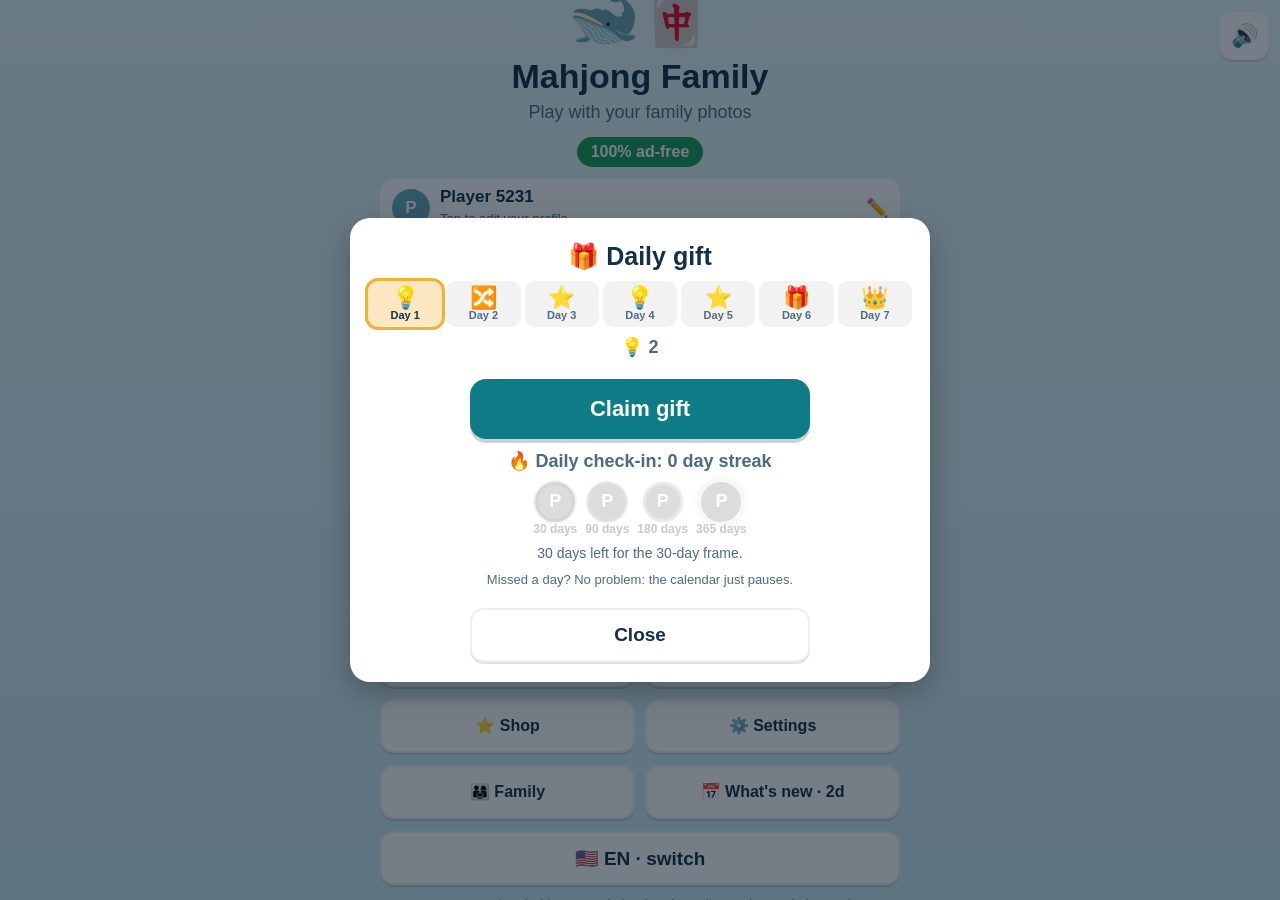
<file: index.html>
<!DOCTYPE html>
<html lang="pt-BR">
<head>
<meta charset="utf-8">
<meta name="viewport" content="width=device-width, initial-scale=1, maximum-scale=1, user-scalable=no">
<title>Mahjong Family (protótipo)</title>
<meta name="apple-mobile-web-app-capable" content="yes">
<meta name="mobile-web-app-capable" content="yes">
<meta name="apple-mobile-web-app-title" content="Mahjong Family">
<meta name="theme-color" content="#cfeaf4">
<meta name="robots" content="noindex">
<style>
:root{
--bg1:#e8f6fb; --bg2:#cfeaf4; --ink:#123047; --muted:#4d6b80; --accent:#0e7c86; --accent2:#f2b134;
--tile:#fffaf0; --tileEdge:#d8c7a6; --tileEdge2:#b9a37c; --panel:#ffffff; --danger:#c0392b; --ok:#1e9e5a;
}
body.theme-contraste{ --bg1:#ffffff; --bg2:#f2f2f2; --ink:#000; --muted:#222; --accent:#004a99; --tile:#ffffff; --tileEdge:#555; --tileEdge2:#222; }
body.theme-noite{ --bg1:#16233a; --bg2:#0d1626; --ink:#f3f6fb; --muted:#b8c6da; --accent:#5cc3d6; --panel:#1f2f4a; --tile:#fdf6e6; --tileEdge:#8d7b5a; --tileEdge2:#6c5b3d; }
body.theme-jardim{ --bg1:#eef7e4; --bg2:#d7ecc4; --ink:#21361a; --muted:#4f6b44; --accent:#3f8a2f; --tile:#fffdf3; --tileEdge:#cdbf95; --tileEdge2:#a99a6c; }
*{box-sizing:border-box; -webkit-tap-highlight-color:transparent}
html,body{margin:0; height:100%; overflow:hidden}
body{font-family:-apple-system,BlinkMacSystemFont,"Segoe UI",Roboto,Helvetica,Arial,sans-serif; color:var(--ink);
background:linear-gradient(180deg,var(--bg1),var(--bg2)); font-size:18px; user-select:none}
button{font:inherit; color:inherit; cursor:pointer; border:none}
input{font:inherit}
.screen{position:absolute; inset:0; display:none; flex-direction:column}
.screen.on{display:flex}
#subBan{cursor:pointer} #subBan.warn{background:#fff1e6; box-shadow:0 0 0 2px #e8833a inset} #subBan small{display:block; margin-top:2px}
.kv{display:flex; justify-content:space-between; gap:10px; padding:6px 0; border-bottom:1px solid rgba(0,0,0,.08); text-align:left; font-size:16px} .kv b{flex:none}
.selos{display:flex; flex-wrap:wrap; gap:8px; justify-content:center; margin:6px 0} .selo{display:flex; flex-direction:column; align-items:center; font-size:12px; width:64px} .selo span{font-size:30px} .selo.off{opacity:.35; filter:grayscale(1)}
.mdg{display:grid; grid-template-columns:repeat(3,minmax(0,1fr)); gap:6px; text-align:center; margin:8px 0} .mdg div{background:rgba(0,0,0,.05); border-radius:10px; padding:6px} .mdg b{display:block; font-size:20px}
.tourbar{display:flex; gap:6px; justify-content:center; margin:2px 0 8px} .tourbar i{width:9px; height:9px; border-radius:50%; background:rgba(0,0,0,.18); display:block} .tourbar i.on{background:var(--accent); width:22px; border-radius:6px}
.tourstep{font-size:14px; color:var(--accent2); font-weight:700; margin:0} .tourbig{font-size:44px; line-height:1.1; margin:4px 0}
.tnav{display:flex; gap:8px} .tnav button{flex:1}
.ptab .kv span small{display:block; font-size:13px; opacity:.8}
.oldp{text-decoration:line-through; opacity:.6; font-size:13px; margin-right:4px}
.sndBtn{position:absolute; top:12px; right:12px; width:48px; height:48px; border-radius:12px; background:var(--panel); font-size:22px; box-shadow:0 2px 0 rgba(0,0,0,.12); z-index:5}
#home{align-items:center; justify-content:center; padding:20px; gap:12px; text-align:center; overflow:auto}
#home h1{margin:0; font-size:34px}
#home .sub{color:var(--muted); margin:-6px 0 2px}
.whale{font-size:58px; line-height:1}
.badge{display:inline-block; background:var(--ok); color:#fff; border-radius:999px; padding:6px 14px; font-weight:700; font-size:16px}
.chap{width:100%; max-width:340px; background:var(--panel); border-radius:14px; padding:10px 12px; text-align:left; box-shadow:0 2px 0 rgba(0,0,0,.1)}
.chap b{font-size:18px}
.chap small{display:block; color:var(--muted); font-size:15px; margin-top:2px}
.bar{height:10px; background:rgba(0,0,0,.08); border-radius:99px; margin-top:8px; overflow:hidden}
.bar i{display:block; height:100%; background:var(--ok); border-radius:99px}
.proto{font-size:14px; color:var(--muted); max-width:340px}
.big{width:100%; max-width:340px; min-height:60px; border-radius:16px; background:var(--accent); color:#fff; font-size:22px; font-weight:700; box-shadow:0 4px 0 rgba(0,0,0,.18)}
.big:active{transform:translateY(2px); box-shadow:0 2px 0 rgba(0,0,0,.18)}
.sec{width:100%; max-width:340px; min-height:54px; border-radius:14px; background:var(--panel); font-size:19px; font-weight:600; box-shadow:0 2px 0 rgba(0,0,0,.12); border:2px solid rgba(0,0,0,.06)}
.row{display:flex; gap:10px; width:100%; max-width:340px}
.row .sec{flex:1; font-size:16px; padding:0 6px; line-height:1.2}
.premiumTag{color:var(--accent2); font-weight:800}
#top{height:58px; display:flex; align-items:center; gap:8px; padding:0 10px; flex:none}
#top .icon{width:48px; height:48px; border-radius:12px; background:var(--panel); font-size:22px; box-shadow:0 2px 0 rgba(0,0,0,.12)}
#top .title{flex:1; text-align:center; font-weight:800; font-size:18px; line-height:1.15}
#top .title small{display:block; font-weight:600; color:var(--muted); font-size:14px}
@media (max-width:400px){ #top{gap:6px; padding:0 8px} #top .title{font-size:15px} #top .title small{font-size:13px} }
#boardWrap{flex:1; position:relative; overflow:hidden}
#board{position:absolute; left:0; top:0}
.tile{position:absolute; border-radius:10px; background:var(--tile);
box-shadow: var(--d) var(--d) 0 var(--tileEdge), calc(var(--d)*1.6) calc(var(--d)*1.6) 0 var(--tileEdge2), 0 0 0 1px rgba(0,0,0,.25);
display:flex; align-items:center; justify-content:center; transition:opacity .25s, transform .25s, filter .2s}
.tile .face{position:absolute; inset:9%; border-radius:7px; display:flex; align-items:center; justify-content:center}
.em{font-family:"Apple Color Emoji","Segoe UI Emoji","Noto Color Emoji",sans-serif; line-height:1}
body.hl .tile.blocked{filter:brightness(.72) saturate(.5)}
.tile.sel{outline:4px solid var(--accent2); outline-offset:-2px; transform:translate(-2px,-3px)}
.tile.hint{animation:pulse .8s infinite alternate}
@keyframes pulse{from{outline:4px solid var(--ok)} to{outline:6px solid #7ff0b0}}
.tile.gone{opacity:0; transform:scale(.6); pointer-events:none}
.tile.shake{animation:shake .3s}
.tile.nudge{animation:nudge .55s ease-in-out 2; outline:4px solid var(--ok); outline-offset:-2px; z-index:999}
@keyframes nudge{0%,100%{transform:rotate(0)}20%{transform:rotate(-7deg) translateY(-3px)}40%{transform:rotate(6deg) translateY(-3px)}60%{transform:rotate(-4deg)}80%{transform:rotate(3deg)}}
@media (prefers-reduced-motion:reduce){ .tile.nudge{animation:none} }
#ahBar{position:absolute; left:50%; bottom:96px; transform:translateX(-50%); background:#123047; color:#fff; border-radius:14px; padding:10px 12px; display:none; gap:10px; align-items:center; font-size:15px; font-weight:700; width:max-content; max-width:92%; z-index:99000; box-shadow:0 6px 18px rgba(0,0,0,.25)}
#ahBar.on{display:flex} #ahBar button{background:#ffd166; color:#123047; border-radius:10px; min-height:40px; padding:0 12px; font-weight:800; flex:none}
.av img{width:100%; height:100%; border-radius:50%; object-fit:cover; display:block}
.av.em{background:#e6f4f8}
.avgrid{display:grid; grid-template-columns:repeat(5,minmax(0,1fr)); gap:8px; margin:6px 0} .avgrid button{min-height:56px; border-radius:14px; background:rgba(0,0,0,.05); display:flex; align-items:center; justify-content:center; border:3px solid transparent} .avgrid button.cur{border-color:var(--accent)}
#avCv{width:240px; height:240px; border-radius:50%; touch-action:none; cursor:grab; display:block; margin:8px auto; box-shadow:0 0 0 4px var(--accent)}
@keyframes shake{25%{transform:translateX(-4px)}75%{transform:translateX(4px)}}
#bottom{flex:none; display:flex; gap:8px; padding:8px 10px 14px; justify-content:center}
#bottom button{flex:1; max-width:130px; min-height:64px; border-radius:14px; background:var(--panel); font-weight:700; font-size:16px; box-shadow:0 3px 0 rgba(0,0,0,.14); display:flex; flex-direction:column; align-items:center; justify-content:center; gap:2px}
#bottom button .ic{font-size:24px}
#bottom button .cnt{font-size:13px; color:var(--muted); font-weight:600}
#bottom button:disabled{opacity:.45}
#modal{position:absolute; inset:0; background:rgba(5,20,35,.55); display:none; align-items:center; justify-content:center; padding:14px; z-index:99999}
#modal.on{display:flex}
.card{background:var(--panel); border-radius:20px; padding:20px 18px; width:100%; max-width:400px; max-height:94vh; overflow:auto; text-align:center; box-shadow:0 10px 30px rgba(0,0,0,.25)}
.card h2{margin:4px 0 10px; font-size:25px}
.card h3{margin:18px 0 4px; font-size:19px; text-align:left}
.card p{margin:8px 0; color:var(--muted); line-height:1.4}
.card .big,.card .sec{margin-top:10px}
.stars{font-size:44px; letter-spacing:4px}
.plan{border:2px solid rgba(0,0,0,.1); border-radius:14px; padding:12px; margin:8px 0; text-align:left; display:flex; flex-wrap:wrap; align-items:center; gap:8px 10px}
.plan.best{border-color:var(--accent2); background:rgba(242,177,52,.08)}
.plan .pn{flex:1 1 100%}
.plan .price{flex:1; font-weight:800; font-size:18px}
.plan .price small{display:block; font-weight:600}
.plan b{display:block; font-size:18px}
.plan small{color:var(--muted)}
.plan button{min-height:48px; border-radius:12px; background:var(--accent); color:#fff; font-weight:700; padding:0 14px}
.plan button.owned{background:#9fb3bf}
.tag{display:inline-block; background:var(--accent2); color:#3b2a00; font-size:13px; font-weight:800; border-radius:6px; padding:2px 6px; margin-left:6px; vertical-align:middle}
.noads{background:var(--ok); color:#fff; border-radius:12px; padding:10px; font-weight:700; margin:6px 0 10px}
.legal{font-size:13px; color:var(--muted); text-align:left; line-height:1.45; margin-top:12px}
.links{display:flex; gap:8px; flex-wrap:wrap; justify-content:center; margin-top:8px}
.links button{background:none; text-decoration:underline; color:var(--accent); font-size:15px; min-height:40px; padding:0 6px}
ul.ben{text-align:left; padding-left:20px; margin:8px 0; color:var(--ink); line-height:1.5}
.setRow{display:flex; align-items:center; justify-content:space-between; gap:10px; padding:12px 4px; border-bottom:1px solid rgba(0,0,0,.08); text-align:left}
.toggle{min-width:76px; min-height:44px; border-radius:999px; background:#c9d3db; font-weight:700}
.toggle.on{background:var(--ok); color:#fff}
.free4all{background:rgba(30,158,90,.1); border:2px solid rgba(30,158,90,.35); border-radius:12px; padding:10px; text-align:left; font-size:15px; color:var(--ink); margin:6px 0}
.days{display:grid; grid-template-columns:repeat(5,1fr); gap:6px; margin-top:8px}
.days button{min-height:44px; border-radius:10px; background:rgba(0,0,0,.06); font-weight:700; font-size:14px}
.days button.done{background:rgba(30,158,90,.25)}
.streak{font-weight:800; color:#d35400}
.face img{width:100%; height:100%; object-fit:cover; border-radius:6px; display:block; pointer-events:none}
.phgrid{display:grid; grid-template-columns:repeat(4,1fr); gap:6px; margin:8px 0}
.phgrid img{width:100%; aspect-ratio:1; object-fit:cover; border-radius:8px}
.thumbs img{width:30px; height:30px; object-fit:cover; border-radius:5px; margin-right:3px; vertical-align:middle}
.excl{border:2px solid #8e44ad; background:rgba(142,68,173,.07)}
.privacy{font-size:13px; color:var(--muted); text-align:left; margin:2px 0 8px}
.av{display:inline-flex; align-items:center; justify-content:center; width:38px; height:38px; border-radius:50%; background:#6aa9bd; color:#fff; font-weight:800; font-size:17px; border:3px solid transparent; flex:none}
.av.fr-fundador{border-color:#d4a017; box-shadow:0 0 0 2px #fff1b8}
.av.fr-campeao{border-color:#8e44ad; box-shadow:0 0 0 2px #ead6f5}
.rk{display:flex; align-items:center; gap:8px; padding:7px 6px; border-radius:10px; text-align:left; border-left:4px solid transparent}
.rk.me{background:rgba(242,177,52,.25); font-weight:800}
.rk.up{border-left-color:var(--ok)} .rk.down{border-left-color:var(--danger)}
.rk .pos{width:28px; font-weight:800; text-align:right; flex:none}
.rk .nm{flex:1; min-width:0; overflow:hidden; text-overflow:ellipsis; white-space:nowrap; font-size:16px}
.rk .nm small{display:block; color:var(--muted); font-size:12px; font-weight:600; white-space:nowrap; overflow:hidden; text-overflow:ellipsis}
.rk .pt{font-weight:800; font-size:15px; flex:none}
.rk .mn{background:none; min-height:40px; min-width:32px; font-size:20px; color:var(--muted); flex:none}
.rksep{text-align:center; color:var(--muted); margin:4px 0}
.tabs{display:flex; gap:6px; margin:6px 0} .tabs button{flex:1; min-height:46px; border-radius:10px; background:rgba(0,0,0,.06); font-weight:700} .tabs button.cur{background:var(--accent); color:#fff}
#prof{display:flex; align-items:center; gap:10px; width:100%; max-width:340px; background:var(--panel); border-radius:14px; padding:8px 12px; text-align:left; box-shadow:0 2px 0 rgba(0,0,0,.1)}
#prof .pn{flex:1; min-width:0} #prof b{display:block; font-size:17px} #prof small{color:var(--muted); font-size:13px}
.shimg{width:100%; border-radius:12px; margin-top:8px; box-shadow:0 2px 8px rgba(0,0,0,.2)}
.ckrow{display:flex; align-items:center; gap:10px; text-align:left; margin:10px 0; font-size:16px} .ckrow input{width:24px; height:24px}
.nickin{width:100%; min-height:50px; border-radius:12px; border:2px solid rgba(0,0,0,.15); padding:0 12px; font-size:18px; background:var(--panel); color:var(--ink)}
.grid2{display:grid; grid-template-columns:1fr 1fr; gap:8px; margin:6px 0}
.gc{border:2px solid rgba(0,0,0,.1); border-radius:14px; padding:10px 8px; text-align:center; display:flex; flex-direction:column; background:var(--panel)}
.gc.new{border-color:var(--accent2); background:rgba(242,177,52,.08)}
.gc .em{font-size:22px; letter-spacing:2px; line-height:1.3}
.gc b{display:block; font-size:15px; margin:4px 0 2px; line-height:1.2}
.gc small{display:block; color:var(--muted); font-size:12px; flex:1}
.gc .pr{font-weight:800; margin-top:4px}
.gc button{min-height:44px; width:100%; border-radius:10px; background:var(--accent); color:#fff; font-weight:700; margin-top:6px}
.gc button.owned{background:#9fb3bf}
.gc .tag{margin:0 0 4px; align-self:center}
#home > :first-child{margin-top:auto} #home > :last-child{margin-bottom:auto}
.fx{position:absolute; pointer-events:none; z-index:99990; font-size:22px; animation:fx .7s ease-out forwards}
@keyframes fx{to{transform:translate(var(--dx),var(--dy)) scale(.3); opacity:0}}
.combo{position:absolute; left:50%; top:40%; font-size:36px; font-weight:900; color:#f2b134; text-shadow:0 2px 0 #7a4b00,0 0 14px rgba(0,0,0,.25); pointer-events:none; z-index:99991; animation:cmb .9s ease-out forwards; white-space:nowrap}
@keyframes cmb{0%{opacity:0; transform:translate(-50%,-30%) scale(.6)} 20%{opacity:1; transform:translate(-50%,-50%) scale(1.15)} 100%{opacity:0; transform:translate(-50%,-110%) scale(1)}}
#memo{position:absolute; inset:0; display:none; align-items:center; justify-content:center; z-index:99992; pointer-events:none; background:rgba(5,20,35,.3)}
#memo.on{display:flex; animation:memo 1.5s ease forwards}
#memo .mc{background:#fff; padding:10px 10px 14px; border-radius:14px; box-shadow:0 10px 30px rgba(0,0,0,.35); transform:rotate(-2deg); text-align:center}
#memo img{width:230px; height:230px; object-fit:cover; border-radius:8px; display:block}
#memo p{margin:8px 0 0; font-weight:800; color:#123047; font-size:19px; max-width:230px}
@keyframes memo{0%{opacity:0} 12%{opacity:1} 80%{opacity:1} 100%{opacity:0}}
.gifts{display:grid; grid-template-columns:repeat(7,1fr); gap:4px; margin:8px 0}
.gift{border-radius:10px; padding:6px 1px; background:rgba(0,0,0,.05); font-size:11px; font-weight:700; color:var(--muted)}
.gift .em{font-size:22px; display:block}
.gift.done{opacity:.4} .gift.today{background:rgba(242,177,52,.3); outline:3px solid var(--accent2); color:var(--ink)}
.msrow{display:flex; gap:8px; justify-content:center; margin:8px 0}
.msrow div{display:flex; flex-direction:column; align-items:center; font-size:12px; font-weight:700; color:var(--muted)}
.msrow .lk{opacity:.35; filter:grayscale(1)}
#evt{cursor:pointer}
.capl{display:flex; align-items:center; gap:8px; margin:6px 0} .capl img{width:48px; height:48px; object-fit:cover; border-radius:8px} .capl input{flex:1; min-height:44px; border-radius:10px; border:2px solid rgba(0,0,0,.15); padding:0 10px; font-size:16px; background:var(--panel); color:var(--ink)}
.vs{display:grid; grid-template-columns:1fr auto 1fr; gap:8px; align-items:center; margin:10px 0}
.vs div{background:rgba(0,0,0,.05); border-radius:12px; padding:10px 4px} .vs b{display:block; font-size:22px} .vs .w{background:rgba(30,158,90,.18); outline:2px solid var(--ok)}
.bayst{font-size:44px; line-height:1.1; margin:4px 0} .dots{letter-spacing:3px; color:var(--accent2); font-size:14px}
.av.fr-d30{border-color:#cd7f32; box-shadow:0 0 0 2px #f3d9c0}
.av.fr-d90{border-color:#9aa5b1; box-shadow:0 0 0 2px #e8ecf0}
.av.fr-d180{border-color:#f1c40f; box-shadow:0 0 0 2px #fff6cc}
.av.fr-d365{border-color:#29b6f6; box-shadow:0 0 0 2px #d6f3ff, 0 0 10px #29b6f6}
body.ts1 #home, body.ts1 .card{zoom:1.12} body.ts2 #home, body.ts2 .card{zoom:1.25} body.ts1 #top, body.ts1 #bottom{zoom:1.08} body.ts2 #top, body.ts2 #bottom{zoom:1.15}
@media (min-width:700px){ #home .chap, #prof, #home .big, #home .sec, #home .row, .proto{max-width:520px} .card{max-width:580px} #bottom button{max-width:180px} }
.seg{display:flex; gap:6px; margin:6px 0} .seg button{flex:1; min-height:46px; border-radius:10px; background:rgba(0,0,0,.06); font-weight:700; font-size:15px} .seg button.cur{background:var(--accent); color:#fff}
.hint2{font-size:13px; color:var(--muted); text-align:left; margin:2px 0 8px}
.achs{display:grid; grid-template-columns:repeat(3,1fr); gap:8px; margin-top:8px}
.ach{border-radius:12px; padding:8px 4px; background:rgba(0,0,0,.05); font-size:12px; font-weight:700; min-height:86px}
.ach .em{font-size:28px; display:block; margin-bottom:2px} .ach.lock{opacity:.4; filter:grayscale(1)}
.medals{display:flex; justify-content:center; gap:6px; margin:6px 0} .medals div{display:flex; flex-direction:column; align-items:center; font-size:11px; font-weight:700; color:var(--muted)} .medals .em{font-size:28px} .medals .lk{opacity:.3; filter:grayscale(1)}
.news{display:flex; gap:10px; align-items:center; text-align:left; padding:10px; border-radius:12px; background:rgba(0,0,0,.04); margin:6px 0}
.news .em{font-size:30px} .news .nt{flex:1} .news b{display:block; font-size:16px} .news small{color:var(--muted); font-size:13px}
.news .cd{font-weight:800; color:var(--accent); font-size:14px; white-space:nowrap} .news.past{opacity:.7}
.news button{min-height:40px; min-width:44px; border-radius:10px; background:rgba(0,0,0,.06); font-size:18px} .news button.on{background:var(--accent2)}
.fam{display:grid; gap:8px} .fam button{min-height:58px; border-radius:14px; background:var(--panel); border:2px solid rgba(0,0,0,.08); font-weight:700; font-size:17px; text-align:left; padding:8px 14px}
.fam button small{display:block; font-weight:600; color:var(--muted); font-size:13px}
.giftcode{font-family:ui-monospace,Menlo,monospace; font-size:24px; font-weight:800; letter-spacing:2px; background:rgba(242,177,52,.18); border-radius:12px; padding:10px; margin:8px 0}
.fd{display:flex; gap:6px; align-items:center; margin:6px 0} .fd input,.fd select{min-height:46px; border-radius:10px; border:2px solid rgba(0,0,0,.15); padding:0 8px; font-size:16px; background:var(--panel); color:var(--ink)} .fd input{flex:1; min-width:0}
.themes{display:grid; grid-template-columns:1fr 1fr; gap:8px; margin-top:6px}
.themes button{min-height:52px; border-radius:12px; background:var(--panel); border:2px solid rgba(0,0,0,.12); font-weight:700; font-size:16px}
.themes button.cur{border-color:var(--accent)}
.album{display:grid; grid-template-columns:repeat(3,1fr); gap:8px; margin-top:10px}
.pc{border-radius:12px; padding:10px 4px; background:rgba(0,0,0,.05); font-size:13px; font-weight:700; min-height:92px}
.pc .em{font-size:34px; display:block; margin-bottom:4px}
.pc.lock{opacity:.45}
.jump{display:flex; gap:8px; margin-top:8px}
.jump input{flex:1; min-height:48px; border-radius:12px; border:2px solid rgba(0,0,0,.15); padding:0 10px; background:var(--panel); color:var(--ink)}
.jump button{min-height:48px; border-radius:12px; background:var(--accent); color:#fff; font-weight:700; padding:0 16px}
#toast{position:absolute; left:50%; bottom:100px; transform:translateX(-50%); background:rgba(10,30,45,.92); color:#fff; padding:12px 18px; border-radius:12px; font-size:17px; z-index:100000; opacity:0; transition:opacity .25s; pointer-events:none; max-width:90%; text-align:center}
#toast.on{opacity:1}
</style>
</head>
<body class="hl">
<div id="home" class="screen on">
<button class="sndBtn" id="bHSound" aria-label="Desligar som">🔊</button>
<div class="whale">🐋🀄</div>
<h1 id="tTitle">Mahjong Family</h1>
<div class="sub" id="tSub">Jogue com as fotos da família</div>
<div class="badge" id="tNoAds">100% sem anúncios</div>
<div id="prof"></div>
<div class="chap" id="chap"></div>
<div class="chap" id="subBan" role="button" tabindex="0" style="display:none"></div>
<div class="chap" id="campBan" role="button" tabindex="0" style="display:none;cursor:pointer"></div>
<div class="chap" id="bday" style="display:none"></div>
<div class="chap" id="evt"></div>
<button class="big" id="bPlay">Jogar</button>
<div class="row">
<button class="sec" id="bDaily">Desafio do dia</button>
<button class="sec" id="bGift">🎁</button>
</div>
<div class="row">
<button class="sec" id="bRank">🏆 Ranking</button>
<button class="sec" id="bBay">🏝️</button>
</div>
<div class="row">
<button class="sec" id="bCols">🗂️ Coleções</button>
<button class="sec" id="bAlbum">📮 Álbum</button>
</div>
<div class="row">
<button class="sec" id="bStore">⭐ Loja</button>
<button class="sec" id="bSettings">⚙️ Ajustes</button>
</div>
<div class="row">
<button class="sec" id="bFam">👨‍👩‍👧 Família</button>
<button class="sec" id="bNews">📅 Novidades</button>
</div>
<button class="sec" id="bLang">🇧🇷 / 🇺🇸</button>
<div class="proto" id="tProto"></div>
</div>
<div id="game" class="screen">
<div id="top">
<button class="icon" id="bBack" aria-label="Voltar">⬅</button>
<div class="title"><span id="gTitle"></span><small id="gLeft"></small></div>
<button class="icon" id="bGSound" aria-label="Desligar som">🔊</button>
<button class="icon" id="bGStore" aria-label="Loja">⭐</button>
</div>
<div id="boardWrap"><div id="board"></div></div>
<div id="ahBar" role="status"><span id="ahTxt"></span><button id="ahGo"></button></div>
<div id="bottom">
<button id="bHint"><span class="ic">💡</span><span id="lHint"></span><span class="cnt" id="cHint"></span></button>
<button id="bUndo"><span class="ic">↩️</span><span id="lUndo"></span><span class="cnt" id="cUndo"></span></button>
<button id="bShuffle"><span class="ic">🔀</span><span id="lShuffle"></span><span class="cnt" id="cShuffle"></span></button>
</div>
</div>
<div id="modal"><div class="card" id="card"></div></div>
<div id="toast"></div>
<div id="memo"></div>
<input type="file" id="phIn" accept="image/*" multiple style="position:fixed;left:-9999px;top:0;width:1px;height:1px;opacity:0" tabindex="-1" aria-hidden="true">
<script>
(function(){
"use strict";
const MAX_LEVEL=600, PER_CHAPTER=20, FREE_HINTS=3, FREE_SHUFFLES=3;
const T={
pt:{title:"Mahjong Family",sub:"Jogue com as fotos da família",noads:"100% sem anúncios",play:"Jogar",level:"Fase",chapter:"Capítulo",daily:"Desafio do dia",dailyDone:"Desafio do dia ✓",
album:"📮 Álbum",store:"⭐ Loja",settings:"⚙️ Ajustes",proto:"Protótipo: arte provisória e compras simuladas (nenhuma cobrança real).",
tiles:"peças",hint:"Dica",undo:"Desfazer",shuffle:"Embaralhar",free:"livre",unl:"ilimitado",
blocked:"Peça presa. Ela precisa ter um lado livre e nada por cima.",noMatch:"Não formam par. Tente outra.",won:"Parabéns!",wonP:"Você limpou o tabuleiro.",next:"Próxima fase",home:"Início",
calm:"Fase tranquila",special:"Fase especial",stuck:"Sem jogadas",stuckP:"Não há pares livres. Embaralhar agora é grátis.",shuffleFree:"Embaralhar grátis",
outHints:"Acabaram as dicas de hoje",outShuffle:"Acabaram os embaralhamentos de hoje",outP:"Amanhã você ganha mais. Se quiser, veja as opções na loja.",seeStore:"Ver a loja",close:"Fechar",nothingUndo:"Nada para desfazer.",
chDone:"Capítulo concluído!",chDoneP:"Você ganhou um cartão-postal para o seu álbum:",allDone:"Você completou todas as fases disponíveis!",allDoneP:"Novos capítulos chegam toda semana. Enquanto isso, jogue o desafio do dia e as coleções.",
albumT:"Álbum de postais",albumP:"Complete um capítulo para ganhar o postal.",
storeT:"Loja",noAdsBanner:"Sem anúncios. Sempre. Para todos.",passT:"Passe da Baía",passWhat:"O Passe libera:",
b1:"Coleção nova todo mês, liberada na hora",b2:"Todas as coleções já lançadas",b3:"Todos os conjuntos de peças",b4:"Desafio extra todo dia e arquivo dos últimos 30 dias",b5:"Proteção de sequência: perder 1 dia não zera seus dias seguidos",b6:"Dicas e ajuda automática ilimitadas",
freeAll:"<b>Grátis para todos, sempre:</b> as 600 fases, 1 desafio por dia, embaralhar quando travar e os modos de cor e contraste.",
year:"Anual",yearS:"7 dias grátis, depois",month:"Mensal",monthS:"Renova todo mês",life:"Vitalício",lifeS:"Pagamento único. Inclui todas as coleções, inclusive as futuras.",popular:"mais escolhido",
tryFree:"Testar grátis",subscribe:"Assinar",buy:"Comprar",owned:"Comprado",active:"Passe ativo ✓",
offersT:"Ofertas",welcome:"Pacote de boas-vindas",welcomeS:"20 dicas, 10 embaralhamentos e o conjunto Frutas. Uma vez só, na primeira semana.",
helpT:"Ajuda avulsa",h10:"10 dicas + 5 embaralhamentos",h50:"50 dicas + 25 embaralhamentos",
colT:"Coleções (30 fases cada)",col_verao:"Coleção do Mês: Verão na Baía",col_carnaval:"Carnaval",col_mar:"Fundo do Mar",col_fazenda:"Fazendinha",col_pomar:"Frutas Tropicais",col_flores:"Jardim das Flores",col_doces:"Doceria da Vó",col_mundo:"Volta ao Mundo",col_espaco:"Viagem ao Espaço",col_natal:"Natal na Baía",
colsT:"Coleções",colsP:"Cada coleção tem 30 fases novas com peças próprias. Quem tem o Passe joga todas.",colAllT:"Todas as coleções",colAllS:"As 10 coleções de hoje por menos da metade do preço.",dealTag:"-60%",progress:"{p}/30 fases",soonT:"Todo mês chega uma coleção nova.",colS:"30 fases temáticas com figuras próprias",colMonthS:"Nova em novembro. Incluída no Passe.",newTag:"novo",playCol:"Jogar",
tsT:"Conjuntos de peças",ts_baia:"Baía",ts_frutas:"Frutas",ts_bichos:"Bichos",ts_mar:"Mar",ts_flores:"Flores",ts_doces:"Doces",ts_esportes:"Esportes",tsP:"Trocam os desenhos das 600 fases.",tsS:"Desenhos novos em todas as peças",use:"Usar",inUse:"Em uso",tilesL:"Conjunto de peças",tsLocked:"Conjunto da loja.",
phT:"Peças com suas fotos",ts_fotos:"Minha Família",phS:"Transforme de 12 a 32 fotos da sua galeria (família, netos, pets) nas peças do jogo. De 24 a 32 fotos fica melhor. Só você terá esse conjunto.",phTag:"exclusivo",phPass:"1 conjunto incluído no Passe",phCreate:"Criar meu conjunto",phEdit:"Trocar as fotos",phPrivacy:"🔒 Suas fotos ficam só neste aparelho. Nada é enviado para a internet.",phMin:"Escolha pelo menos 12 fotos.",phMax:"Usamos as 32 primeiras fotos.",phWorking:"Preparando as fotos…",phReadyT:"Seu conjunto está pronto!",phReadyP:"{n} fotos viraram peças. Ninguém mais tem esse conjunto.",phPlay:"Jogar com minhas fotos",phFull:"Não coube no aparelho. Tente com menos fotos.",
legalSub:"Assinatura com renovação automática. O teste grátis de 7 dias vira assinatura anual de {Y} se não for cancelado até 24 horas antes do fim. A cobrança é feita na sua conta da App Store ou do Google Play. Cancele quando quiser em Ajustes > Assinaturas (iPhone) ou Google Play > Pagamentos e assinaturas (Android).",
legalNo:"Nada aqui é sorteio: você sempre sabe exatamente o que está comprando.",
restore:"Restaurar compras",manage:"Gerenciar assinatura",terms:"Termos de uso",privacy:"Privacidade",support:"Suporte",
simBuy:"Compra simulada concluída.",restored:"Compras restauradas (simulação).",linkSim:"No app final, abre a página no site.",
manageSim:"No app final, abre a tela de assinaturas da loja.",
setT:"Ajustes",hl:"Escurecer peças presas",theme:"Tema",th_baia:"Baía",th_contraste:"Alto contraste",th_noite2:"Noite",th_jardim2:"Jardim",lang:"Idioma",
reset:"Apagar progresso (teste)",cancelP:"Cancelar Passe (teste)",resetDone:"Progresso apagado.",jumpL:"Ir para a fase (teste)",go:"Ir",
dailyT:"Desafio do dia",dailyAlready:"Você já fez o desafio de hoje. Volte amanhã!",dailyWon:"Desafio do dia concluído!",extraT:"Desafio extra",extraWon:"Desafio extra concluído!",archT:"Arquivo",archP:"Escolha um dia dos últimos 30:",playExtra:"Jogar o desafio extra",extraDone:"Desafio extra de hoje ✓",passPitch:"Com o Passe você joga um desafio extra por dia e o arquivo dos últimos 30 dias.",seePass:"Ver o Passe",streakL:"dias seguidos",streak1:"dia seguido",protected:"Sua sequência foi protegida pelo Passe.",confirmReset:"Apagar tudo?",yes:"Sim, apagar",no:"Cancelar",
colWon:"Fase da coleção concluída!",colEnd:"Coleção completa!",
rank:"🏆 Ranking",rankT:"Ranking",weekly:"Semanal",monthly:"Mensal",leagues:["Liga Concha","Liga Coral","Liga Pérola","Liga Baleia"],
rankRule:"Só o desafio do dia conta, com o mesmo tabuleiro para todos. Se usar dica, o desafio não pontua.",rankPrivacy:"🔒 Fotos da família nunca aparecem no ranking.",
promo:"Os 5 primeiros sobem de liga no domingo. Os 5 últimos descem.",pts:"pts",monthTop:"Top do Brasil em {m}",monthYou:"Sua posição no mês: nº {p} de 48.000",
champInfo:"Os 100 primeiros do mês ganham a moldura \"Campeão de {m}\", que nunca mais volta. Ela não está à venda.",report:"Denunciar apelido",block:"Bloquear jogador",reported:"Denúncia enviada. Obrigado!",blockedT:"Jogador bloqueado.",
scoreL:"Pontos no ranking",noScoreHint:"Você usou dica, então este desafio não pontua no ranking.",leaguePos:"Você está em {p}º lugar na {l}.",
share:"📲 Compartilhar no WhatsApp",shareT:"Compartilhar",sharePhotos:"Incluir minhas fotos no cartão",shareSave:"No iPhone, toque e segure a imagem para salvar ou enviar.",shareOpen:"Abrir o WhatsApp",shareSend:"Enviar",
shareTxtD:"Fiz o desafio do dia no Mahjong Family! 🔥 {s} dias seguidos.",shareTxtC:"Completei o capítulo {c} no Mahjong Family e ganhei o postal {n}!",
cardDaily:"Desafio do dia concluído",cardStreak:"dias seguidos",cardChap:"Capítulo {c} concluído",cardFoot:"Mahjong Family · sem anúncios",
profT:"Perfil",nickL:"Apelido (aparece no ranking)",saveB:"Salvar",nickBad:"Escolha outro apelido (3 a 16 letras, sem palavrões).",nickOk:"Apelido salvo.",frameL:"Moldura",
fr_none:"Sem moldura",fr_fundador:"Fundador",fr_campeao:"Campeão",founderT:"Edição Fundadora",founderS:"Moldura dourada numerada no ranking e no cartão do WhatsApp. Só 5.000 no mundo. Quando acabar, não volta.",
founderTag:"tiragem limitada",founderNo:"Fundador nº {n} de 5.000",founderLeft:"Restam {r} de 5.000",champSim:"Ganhar moldura de campeão (teste)",champGot:"Você ganhou a moldura Campeão de {m}!",
profTap:"Toque para editar seu perfil",
giftT:"Presente do dia",
setSize:"Tamanho do texto e das peças",sz0:"Normal",sz1:"Grande",sz2:"Extra",setPace:"Ritmo das fases",pace_relax:"Relaxado",pace_normal:"Normal",pace_hard:"Desafiador",
paceHint:"Relaxado: tabuleiros menores. Desafiador: mais peças e camadas. Você nunca perde progresso.",setClassic:"Modo clássico (sem efeitos, combos nem animações)",classicHint:"Novidades nunca mudam o jeito de jogar: o modo clássico fica sempre disponível.",setTimer:"Mostrar cronômetro",
achT:"Conquistas",achGot:"🏅 Conquista: {a} (+5 ⭐)",medalsT:"Medalhas do mês",medalsP:"Faça o desafio do dia: {n} dias em {m}.",
medal:["Bronze","Prata","Ouro","Diamante","Perfeita"],medalReq:["7 dias","14 dias","21 dias","28 dias","Todos os dias"],
ach:{lv1:"Primeira fase",lv10:"10 fases",lv50:"50 fases",lv100:"100 fases",ch1:"Primeiro postal",ch5:"5 postais",three10:"10 fases com 3 estrelas",combo5:"Combo x5",daily7:"7 desafios do dia",daily30:"30 desafios do dia",bay1:"Primeira reforma",bayAll:"Baía completa",photos:"Minha Família",chalS:"Desafiou a família",chalW:"Venceu um desafio",evt:"Evento concluído",st7:"7 dias seguidos",st30:"30 dias seguidos",col:"Coleção completa",gift:"Deu um presente"},
phNone:"Nenhuma foto foi escolhida. Tente de novo.",phProg:"Preparando foto {i} de {n}…",phFew:"Conseguimos preparar só {n} foto(s). Escolha pelo menos 12 fotos (de 24 a 32 fica melhor).",phBad:"{n} arquivo(s) não abriram e foram ignorados.",phMixed:"💡 Ficou bom! Com 24 a 32 fotos fica ainda melhor: as fotos se repetem menos no tabuleiro.",phTip:"💡 Escolha de 12 a 32 fotos. De 24 a 32 fica melhor. Varie pessoas, lugares e cores, prefira rostos próximos e deixe quem importa no centro da foto.",phOld:"📷 Seu conjunto tem {n} fotos. Agora o mínimo é 12 (de 24 a 32 fica melhor). Toque em Loja › Trocar as fotos.",phTipT:"Antes de escolher",phTipGo:"📷 Escolher fotos",phRetry:"📷 Escolher fotos de novo",phPack:"📦 Imagem da família reconhecida: {n} fotos.",famRecv:"📥 Usar fotos recebidas",famRecvS:"Escolha a imagem de fotos que a família mandou no WhatsApp",recvNeed:"Para usar fotos recebidas, ative primeiro as Peças com suas fotos.",packT:"Fotos de {from} para {to}",sendShare:"📲 Enviar para {to} no WhatsApp",sendDl:"⬇️ Baixar a imagem",sendHow:"Depois, {to} abre o Mahjong Family, toca em Família › Usar fotos recebidas e escolhe essa imagem.",sendDlHow:"Baixe a imagem e mande para {to} pelo WhatsApp.",sendShareTxt:"Fotos para o nosso Mahjong Family! Abra o jogo, toque em Família › Usar fotos recebidas e escolha esta imagem.",sendReady:"✅ Pronto! Agora mande a imagem para {to}",siteT:"💚 Mais barato no site com Pix",siteS:"Pagamento único com Pix. A compra fica no seu e-mail: entre com ele em Ajustes › Conta.",siteBuy:"Comprar no site",siteGiftT:"🎁 Dar de presente pelo site",siteGiftS:"Com cartão personalizado para enviar no WhatsApp. 10% mais barato.",siteGiftB:"Montar presente",siteP:"Passe da Baía · 1 ano (não renova)",siteOpen:"Abrindo a loja no site…",campB:"{e} {t}{d}: dê o Passe de presente",campD:" · faltam {n} dias",campD1:" · falta 1 dia",campToday:" · é hoje",campS:"Presente com cartão e mensagem, pago com Pix →",camp_natal:"Natal",camp_avos:"Dia dos Avós",camp_maes:"Dia das Mães",camp_pais:"Dia dos Pais",giftMsgFrom:"💌 {nk} te mandou um presente",giftSelfT:"✅ Sua compra no site",giftSelfP:"Toque para ativar no seu jogo.",giftSelfB:"Ativar agora",tourB:"❓ Como funciona o Passe e os preços",tourStep:"Passo {i} de {n}",tourNext:"Próximo →",tourPrev:"← Voltar",tourDone:"Entendi",tourSkip:"Pular",tourEq:"equivale a {v}/mês",
tour1T:"O jogo é grátis",tour1P:"Você joga tudo sem pagar nada e sem anúncios:",tour1L:["600 fases e capítulo novo toda semana","Desafio do dia, ranking e ligas da família","3 dicas e 3 embaralhamentos grátis por dia","Embaralhar é sempre grátis quando você trava"],tour1F:"Pagar é opcional: acelera e enfeita, nunca bloqueia.",
tour2T:"Os planos do Passe",tour2P:"Escolha um. Os preços são estes, sem taxa escondida:",tour2Y:"Anual",tour2Yd:"{v} por ano · equivale a {m}/mês · 7 dias grátis",tour2M:"Mensal",tour2Md:"{v} por mês",tour2L:"Vitalício",tour2Ld:"{v} uma vez só · nunca mais cobra",tour2F:"Família (iPhone)",tour2Fd:"{v} por ano · até 6 pessoas",
tour3T:"O que o Passe libera",tour3L:["Coleção nova todo mês, liberada na hora","Todas as coleções já lançadas e todos os conjuntos de peças","Peças com suas fotos","Dicas e ajuda automática ilimitadas","Proteção de sequência: perder 1 dia não zera","Desafio extra e arquivo dos últimos 30 dias","Mente Ativa: relatório semanal"],
tour4T:"Como a cobrança funciona",tour4L:["Anual: 7 dias grátis. Se não cancelar até 24 h antes do fim, no 8º dia é cobrado {y}.","Renova sozinho: o anual a cada 12 meses, o mensal todo mês.","7 dias antes de renovar o anual, o jogo te avisa.","Cancele quando quiser: Ajustes › Assinaturas (iPhone) ou Google Play › Pagamentos e assinaturas.","Cancelou? Você continua com o Passe até o fim do período já pago."],
tour5T:"O que fica seu para sempre",tour5L:["A coleção de cada mês que você pagou (ex.: assinou 3 meses = 3 coleções suas)","Selos de fidelidade: 3, 6, 12 e 24 meses de Passe","Todo o progresso, estrelas, postais e suas fotos"],tour5F:"Se cancelar, nada disso é tirado de você.",
tour6T:"Descontos e ofertas",tour6L:["Assinante tem 15% off nos presentes e na Edição Fundadora: {f} → {fd}","Quer cancelar o mensal? Pode ficar 3 meses por {h}/mês. Depois volta a {m}/mês.","Saiu e quer voltar? 1º mês por {w}. Depois {m}/mês.","Precisa dar um tempo? Pause por 1 ou 3 meses sem cobrança."],
tour7T:"Compras avulsas (sem assinar)",tour7P:"Pague uma vez e é seu para sempre:",
tour8T:"Qual compensa mais?",tour8L:["Mensal por 12 meses: {m12}","Anual: {y} → você economiza {sv} por ano","Vitalício: {l}, se paga em cerca de {yrs} anos de Anual","Família: {fam} para até 6 pessoas = {pp} por pessoa no ano"],tour8F:"Dica: comece pelos 7 dias grátis do Anual e decida com calma.",
it_welcome:"Pacote de boas-vindas (só na 1ª semana)",it_h10:"10 dicas + 5 embaralhamentos",it_h50:"50 dicas + 25 embaralhamentos",it_col:"1 coleção de 30 fases",it_colAll:"Todas as coleções",it_theme:"1 conjunto de peças",it_photo:"Peças com suas fotos",it_helper:"Ajudante da Baía (ajuda automática)",it_founder:"Edição Fundadora (só 5.000)",spT:"⭐ Seu Passe",spBtn:"⭐ Seu Passe",spPlan_month:"Passe mensal",spPlan_year:"Passe anual",spPlan_life:"Passe vitalício",spPlan_fam:"Passe Família (anual, até 6 pessoas)",spPlan_gift:"Passe de presente (1 ano)",spRenew:"Renova em {d}",spEnds:"Termina em {d}",spLifeL:"Para sempre",spMonth:"Este mês o Passe te deu",spH:"💡 Dicas usadas",spAh:"🤝 Ajudas automáticas",spProt:"🛡️ Dias de sequência protegidos",spCol:"🗂️ Fases de coleções jogadas",spValue:"Se comprasse separado: {v}",spKeptT:"Coleções que já são suas para sempre",spKeptP:"Cada mês de Passe deixa a coleção do mês com você, mesmo se cancelar.",spKeptNone:"A coleção deste mês fica sua quando o mês de Passe é pago.",spLoyalT:"Selos de fidelidade",spLoyalNext:"Próximo selo: {n} meses de Passe (faltam {f})",spLoyalAll:"Você tem todos os selos!",spLoyal3:"3 meses",spLoyal6:"6 meses",spLoyal12:"1 ano",spLoyal24:"2 anos",spLoyalGot:"🏅 Selo de fidelidade: {n} de Passe!",spGiftT:"Presente do assinante",spGiftB:"🎁 Abrir o presente de {m}",spGiftGot:"🎁 Selo de {m} e +15 ⭐ para a Baía!",spGiftDone:"✓ Presente de {m} recebido",spGiftsL:"Selos do assinante",spEarlyT:"Acesso antecipado",spEarlyOn:"⏩ A coleção {c} já está liberada para você, antes de todo mundo!",spEarlyOff:"⏩ A coleção do próximo mês libera para você 7 dias antes (dia {d}).",spDisc:"🏷️ 15% de desconto nos presentes e na Edição Fundadora",spMind:"🧠 Mente Ativa",spManage:"⚙️ Gerenciar assinatura",spFamNote:"👨‍👩‍👧 No iPhone, o Passe Família vale para até 6 pessoas pelo Compartilhamento Familiar da Apple.",
upT:"Passe anual sai mais barato",upP:"{y} por ano ({m}/mês). No mensal, 12 meses custam {t}: você economiza {e}.",upB:"Mudar para o anual",upLater:"Agora não",upDone:"Agora seu Passe é anual. Obrigado!",
remT:"Seu Passe renova em {d}",remP:"Este ano você ganhou {c} coleções para sempre e {s} selos. Se quiser mudar algo, é só tocar.",
grT:"⚠️ Não conseguimos renovar seu Passe",grP:"Atualize a forma de pagamento. Seus benefícios continuam até {d}.",grB:"Atualizar pagamento",grOk:"Pagamento atualizado. Seu Passe continua ativo!",holdT:"⏸️ Passe suspenso",holdP:"O pagamento não foi aprovado. Atualize para voltar a ter os benefícios. Suas coleções guardadas continuam suas.",
pauT:"⏸️ Passe pausado até {d}",pauP:"Nada é cobrado durante a pausa. Suas coleções guardadas e selos continuam seus.",pauB:"Retomar agora",pauOk:"Passe retomado!",
canT:"Seu Passe termina em {d}",canP:"Você continua com os benefícios até lá.",canB:"Reativar o Passe",canOk:"Passe reativado. Que bom ter você de volta!",
mgT:"Gerenciar assinatura",mgSim:"Simulação das telas da Apple e do Google. No app real, estas opções ficam na loja.",mgPause:"⏸️ Pausar",mgCancel:"Cancelar assinatura",mgToYear:"Mudar para o anual",
rtT:"Antes de você ir…",rtLose:"Você vai perder",rtLose1:"A coleção nova de cada mês",rtLose2:"As outras {n} coleções e todos os conjuntos de peças",rtLose3:"A proteção da sua sequência de {n} dias",rtLose4:"Dicas e ajuda automática ilimitadas",rtKeep:"Continua seu",rtKeep1:"{n} coleção(ões) guardadas para sempre",rtKeep2:"{n} selo(s) de fidelidade",rtKeep3:"Todo o seu progresso e suas fotos",rtOffer:"🎁 Fique com 50% de desconto: {p}/mês nos próximos 3 meses. Depois volta a {m}/mês. Cancele quando quiser.",rtOfferB:"Quero o desconto",rtOfferOk:"Desconto aplicado: 3 meses pela metade!",rtPause:"Prefiro pausar",rtGo:"Continuar cancelando",
psT:"Pausar o Passe",ps1:"Pausar 1 mês",ps3:"Pausar 3 meses",psOk:"Passe pausado. Nada será cobrado até {d}.",
svT:"Por que você está saindo?",svP:"Uma resposta ajuda a melhorar o jogo.",sv_price:"Está caro",sv_time:"Estou sem tempo para jogar",sv_new:"Faltam novidades",sv_bug:"Problemas no jogo",sv_other:"Outro motivo",svGo:"Confirmar cancelamento",svDone:"Assinatura cancelada. Você mantém o Passe até {d}.",
wbT:"Volte para o Passe",wbS:"1º mês por {p} (50% off). Depois {m}/mês, renovação automática. Suas coleções guardadas e selos esperam por você.",wbOk:"Bem-vindo de volta ao Passe!",pfamT:"Passe Família",pfamS:"Anual, vale para até 6 pessoas no iPhone (Compartilhamento Familiar).",
mdT:"🧠 Mente Ativa",mdP:"Como foi sua semana no jogo.",mdWeek:"Esta semana",mdPrev:"Semana passada",mdLv:"Fases",mdPairs:"Pares",mdAvg:"Segundos por par",mdDays:"Dias jogados",mdFaster:"⚡ Você está {p}% mais rápido que na semana passada!",mdSlower:"Semana mais tranquila: jogar com calma também vale.",mdNone:"Jogue algumas fases para ver seu relatório.",mdNote:"Isto não é uma avaliação de saúde ou de memória. É só um retrato de como você jogou.",mdLock:"🔒 O relatório completo da Mente Ativa faz parte do Passe.",
simMonth:"Simular +1 mês de Passe (teste)",simFail:"Simular falha no pagamento (teste)",simGraceEnd:"Simular fim da carência (teste)",simRenew7:"Simular: renovação em 7 dias (teste)",simEnd:"Simular fim do período (teste)",simEarly:"Simular: última semana do mês (teste)",manageT:"Gerenciar assinatura (teste)",b7:"Coleção do mês guardada para sempre, selos de fidelidade e presente mensal",b8:"Mente Ativa: relatório semanal do seu jogo",tsBackB:"↩️ Voltar às peças originais",tsBackT:"Peças originais de volta! Suas fotos continuam guardadas: para usar de novo, escolha Minha Família em Ajustes.",avT:"Foto do perfil",avPhone:"📷 Escolher do celular",avNone:"Inicial",avPhotoL:"Sua foto",avCropT:"Ajuste sua foto",avCropP:"Arraste para posicionar e use a barra para aproximar.",avZoom:"Aproximar",avSave:"Usar esta foto",avBadType:"Formato não suportado. Use foto JPG, PNG ou WebP.",avBig:"Foto muito grande (máximo 15 MB).",avSaved:"Foto do perfil atualizada!",avPriv:"🔒 Sua foto fica só neste aparelho e aparece só para você e nas suas ligas privadas. No ranking geral aparece só o símbolo ou a inicial. Use apenas uma foto sua.",avFull:"Sem espaço no aparelho para a foto.",
ahSet:"Ajuda automática",ahOff:"Desligada",ahHint:"Se você ficar parado, o jogo balança um par que combina. 3 por fase grátis; ilimitada com o Ajudante da Baía ou o Passe. Não vale no desafio do dia nem nos desafios da família.",ahToast:"🤝 Ajuda automática ({n} de 3 nesta fase)",ahToastU:"🤝 Ajuda automática",ahOut:"As 3 ajudas automáticas desta fase acabaram.",ahOutB:"Ver Ajudante",helperT:"🤝 Ajudante da Baía",helperS:"Ajuda automática ilimitada em todas as fases, para sempre. Compra única.",helperPass:"Incluído no seu Passe.",privTab:"Minhas ligas",famLiga:"🏅 Liga da família",famLigaS:"Crie uma liga e convide amigos e familiares",privT:"🏅 Minhas ligas",privEmpty:"Crie uma liga só sua, chame a família e os amigos pelo WhatsApp e vejam toda semana quem joga melhor o desafio do dia.",privCreate:"➕ Criar liga",privJoinCode:"🔑 Entrar com código",privNewT:"Nova liga",privName:"Nome da liga (ex.: Família Silva)",privEmo:"Escolha um símbolo",privCreateGo:"Criar liga",privNameBad:"Escolha outro nome (3 a 24 letras, sem palavrões).",privMax:"Você já está em 5 ligas. Saia de uma para entrar em outra.",privFull:"Esta liga está cheia (30 pessoas).",privCreated:"Liga criada! Agora convide a família.",privInvite:"📲 Convidar pelo WhatsApp",privCode:"Código da liga: {c}",privInvTxt:"{by} convidou você para a liga \"{n}\" no Mahjong Family! Toque para entrar: {url}",privInvT:"{by} convidou você",privInvP:"Entre na liga \"{n}\" e jogue o desafio do dia junto com quem você ama. Toda segunda começa uma semana nova.",privJoin:"Entrar na liga",privJoined:"Você entrou na liga {n}!",privAlready:"Você já está nesta liga.",privEnds:"Termina em {d}d · vale o desafio do dia",privMembers:"{n} pessoas",privYou:"você em {p}º",privLeave:"Sair da liga",privDelete:"Apagar liga",privLeaveQ:"Sair da liga {n}?",privDeleteQ:"Apagar a liga {n} para todos?",privLeft:"Você saiu da liga.",privDeleted:"Liga apagada.",privClap:"👏 Aplaudir",privClapped:"Você aplaudiu {n}! 👏",privRemove:"Remover da liga",privRemoved:"{n} saiu da liga.",privChamps:"Campeões das semanas",privChampWin:"👑 Você foi o campeão da semana na liga {n}!",privSim:"Simular familiares entrando (protótipo)",privProto:"No protótipo, os outros participantes e os pontos deles são simulados. Na versão final todos aparecem em tempo real.",privOwner:"criou a liga",privCodeIn:"Digite o código que você recebeu",privCodeBad:"Código inválido.",privAlone:"Só você por enquanto. Convide alguém para começar a disputa!",privCodeName:"Liga {c}",privBack:"Voltar",famT:"Família",famP:"Jogue junto com quem você ama.",famAsk:"📷 Pedir fotos à família",famAskS:"Um link para filhos e netos enviarem fotos para o seu jogo",famGive:"🎁 Dar de presente",famGiveS:"Passe, fotos ou coleções para alguém especial",famRedeem:"🎁 Presentes e compras do site",famRedeemS:"Entre com seu e-mail para receber",famDates:"🎂 Datas da família",famDatesS:"Aniversários com fase especial e cartão",famRecap:"🗓️ Meu mês na Baía",famRecapS:"Resumo do mês para compartilhar",famChal:"👨‍👩‍👧 Desafiar a família",famChalS:"Termine uma fase e mande o mesmo tabuleiro",
askTxt:"Oi! Estou jogando Mahjong Family e quero jogar com fotos nossas. Toque no link, escolha as fotos e me mande de volta a imagem que o jogo criar: {url}",askSent:"Link criado. Mande para a família pelo WhatsApp.",
sendT:"Enviar fotos para {to}",sendP:"Escolha de 12 a 32 fotos (de 24 a 32 fica melhor). Elas viram as peças do jogo de {to}.",sendConsent:"As pessoas das fotos concordam em aparecer no jogo da família.",sendPick:"Escolher fotos",
sendDone:"✅ Fotos enviadas para {to}!",sendProto:"Protótipo: na versão final, as fotos chegam no celular de {to} em segundos e são apagadas do servidor depois da entrega.",sendLocal:"Ver como ficou neste aparelho",
giveT:"Dar de presente",giveP:"Escolha o presente. A pessoa recebe um link pelo WhatsApp e guarda o presente no e-mail dela.",give_P:"Passe da Baía · 1 ano",give_F:"Peças com fotos da família",give_C:"Todas as coleções",
payWait:"Abrindo a loja…",payErr:"Não deu para concluir a compra. Nada foi cobrado. Tente de novo.",restoredOk:"Compras restauradas.",accErr:"Sem conexão com a conta agora. Tente de novo em instantes.",accSending:"Enviando o código…",claimOk:"Presente recebido! Já está liberado.",claimMine:"Este presente já está na sua conta.",claimTaken:"Este presente já foi recebido por outra conta.",giveLogin:"Entre com seu e-mail primeiro, para o presente ficar ligado à sua conta.",accB:"👤 Conta e compras do site",accT:"Conta",accP:"Entre com o e-mail usado no site ou no presente. Sem senha: mandamos um código de 6 números.",accEm:"E-mail",accSend:"Enviar código",accBadEm:"Confira o e-mail.",accCodeT:"Digite o código",accCodeP:"Enviamos para {e}.",accCodeProto:"🧪 Protótipo: o código é 123456 (já preenchido).",accGo:"Entrar",accBadCode:"Código errado.",accIn:"Você entrou como",accItems:"Compras e presentes neste e-mail",accNone:"Nenhuma compra neste e-mail ainda.",accSync:"🔄 Restaurar compras",accOut:"Sair da conta",accDel:"🗑️ Excluir conta",accDelQ:"Excluir a conta {e}? As compras feitas no site e os presentes guardados neste e-mail serão apagados e não voltam. Compras feitas pela loja do celular continuam com você.",accDelYes:"Excluir para sempre",accDeleted:"Conta excluída.",accNew:"{n} item(ns) liberado(s)!",accNoNew:"Tudo em dia. Nada novo neste e-mail.",accOutOk:"Você saiu da conta.",accGift:"presente",accSite:"site",accProto:"No protótipo, a conta fica neste navegador. Na versão final, fica no servidor e vale em qualquer celular.",accWeb:"🌐 Comprar ou presentear pelo site",extT:"Você vai sair do jogo",extP:"Você será levado ao site da Thatai Brasil. A compra será feita com a Thatai Brasil, e não com a Apple ou o Google. Pagamentos, devoluções e suporte dessa compra são com a gente.",extGo:"Continuar para o site",extBack:"Voltar",giveCodeT:"Presente comprado!",giveCodeP:"Envie o link para quem vai ganhar. A pessoa toca no link e guarda o presente no e-mail dela.",giveTxt:"🎁 {nk} te deu um presente no Mahjong Family: {item}! Toque para receber: {url}",giveSend:"Enviar pelo WhatsApp",
redeemT:"Resgatar presente",redeemP:"Digite o código (ex.: MF-P1A2-B3C4).",redeemB:"Resgatar",redeemBad:"Código inválido. Confira as letras e números.",redeemUsed:"Este código já foi usado.",redeemOk:"🎁 Presente resgatado: {item}!",
giftInvT:"Você ganhou um presente!",giftInvP:"{item}",giftInvB:"Resgatar agora",
datesT:"Datas da família",datesP:"No dia, aparece uma fase especial e um cartão de parabéns.",datesName:"Nome",datesAdd:"Adicionar",datesDel:"Remover",datesBad:"Escreva um nome e escolha o dia.",
bdayBan:"🎂 Hoje é aniversário de {n}!",bdayT:"Feliz aniversário, {n}!",bdayPlay:"Jogar a fase de aniversário",bdaySend:"Mandar parabéns",bdayTxt:"🎂 Feliz aniversário, {n}! Hoje joguei uma fase especial em sua homenagem no Mahjong Family. ❤️",bdayLevel:"Fase de aniversário",
recapT:"Meu {m} na Baía",recapDays:"dias jogados",recapLv:"fases",recapPairs:"pares",recapPost:"postais",recapTop:"Foto mais combinada",recapShare:"Compartilhar resumo",recapTxt:"Meu {m} no Mahjong Family: {d} dias jogados, {l} fases e {p} pares! 🐋",
newsT:"Novidades",newsP:"Toda segunda tem capítulo novo e evento. Todo dia 1º chega uma coleção nova.",newsNow:"Já chegou",newsSoon:"Próximas novidades",newsToday:"hoje",newsIn:"em {d} dias",newsIn1:"amanhã",
newsRemind:"Vamos te avisar no dia (na versão final, por notificação).",newsBtn:"📅 Novidades",newsNext:"{d}d",
nw_ch:"Capítulo {n}: {t}",nw_chS:"20 fases e um postal novo",nw_col:"Coleção do mês: {t}",nw_colS:"30 fases temáticas",nw_evt:"Evento: {t}",nw_evtS:"Postal especial e estrelas",nw_sp:"{t}",nw_spS:"Desafio especial com prêmio",
newCh:["Ilha das Luzes","Vila do Pôr do Sol","Recanto dos Corais","Enseada das Tartarugas","Mirante das Gaivotas","Praia do Farol Velho","Ilha dos Coqueiros","Vale das Orquídeas"],
monCol:["Ano Novo na Praia","Bloquinho de Carnaval","Outono no Pomar","Páscoa na Baía","Mães e Flores","Arraiá da Baía","Férias de Inverno","Dia dos Avós","Primavera","Dia das Crianças","Verão na Baía","Luzes de Natal"],
spDays:{xmas:"Desafio de Natal",ny:"Virada na Baía",avos:"Dia dos Avós",maes:"Dia das Mães"},
fam:"👨‍👩‍👧 Família",giftShort:"Presente",bayShort:"Baía",dailyShort:"Desafio",giftB:"Pegar presente",giftDone:"Presente de hoje recebido ✓",giftBack:"Volte amanhã para o próximo.",giftGot:"Recebido: {r}",giftNote:"Perdeu um dia? Sem problema: o calendário só pausa.",dayL:"Dia",
ciL:"Check-in diário",ciNext:"Faltam {d} dias para a moldura de {m} dias.",ciAll:"Você conquistou todas as molduras de check-in!",msGot:"Você ganhou a moldura de {m} dias seguidos! +{s} ⭐",
fr_d30:"30 dias",fr_d90:"90 dias",fr_d180:"180 dias",fr_d365:"365 dias",ciSim:"Simular 29 dias seguidos (teste)",
bay:"🏝️ Minha Baía",bayT:"Minha Baía",bayP:"Ganhe estrelas nas fases e reforme os lugares da Baía das Baleias.",bayStars:"⭐ {n} estrelas para usar",bayFix:"Reformar",bayDone:"Completo ✓",bayProg:"{d}/{t} reformas",bayGot:"{p} reformado!",bayAll:"A Baía está toda reformada! Novos lugares chegam com as atualizações.",starsWon:"+{n} ⭐ para reformar a Baía",
places:{pousada:"Pousada da Vó Dita",farol:"Farol",cais:"Cais",mercado:"Mercado",praca:"Praça",sorveteria:"Sorveteria",jardim:"Jardim",barco:"Barco da Família"},
evtL:"Evento da semana",evtP:"Forme {g} pares em qualquer fase até domingo.",evtReward:"Prêmio: postal especial + 15 ⭐",evtDone:"Evento concluído! Postal especial e +15 ⭐",evtDoneShort:"concluído ✓",pairs:"pares",evtCardsT:"Postais de evento",
evts:["Semana da Tartaruga","Semana do Golfinho","Semana do Caranguejo","Semana do Polvo","Semana das Flores","Semana do Abacaxi"],
combo:"Combo x{n}!",perfect:"Tabuleiro limpo!",
chalB:"👨‍👩‍👧 Desafiar a família",chalTxt:"{nk} te desafiou no Mahjong Family: {what} em {tm} ({st}). Consegue mais rápido? Jogue aqui: {url}",chalInvT:"{nk} te desafiou!",chalInvP:"{what}: {tm} · {st}",
chalAccept:"Aceitar desafio",chalLater:"Agora não",chalT:"Desafio de {nk}",chalWin:"Você venceu o desafio!",chalLose:"Quase! Tente de novo.",chalReply:"Responder o desafio",you:"Você",
dayW:"Desafio do dia {d}",lvlW:"fase {n}",
setSnd:"Efeitos sonoros",sndOnT:"🔊 Som ligado",sndOffT:"🔇 Som desligado",sndBtnOff:"Desligar som",sndBtnOn:"Ligar som",setMus:"Música relaxante",setMusVol:"Volume da música",musHint:"Ondas do mar e acordes suaves. Não interrompe outras músicas do celular.",setMemo:"Momentos de memória (fotos)",setPause:"Lembrete de pausa (45 min)",pauseMsg:"Você está jogando há 45 minutos. Que tal uma pausa para esticar as pernas? 😊",
capB:"✏️ Escrever legendas das fotos",capT:"Legendas das fotos",capP:"Aparecem quando você forma o par da foto. Ex.: Natal 2019",capSave:"Salvar legendas",capOk:"Legendas salvas.",
months:["janeiro","fevereiro","março","abril","maio","junho","julho","agosto","setembro","outubro","novembro","dezembro"],
ch:["Praia da Baleia","Cais dos Pescadores","Feira da Vila","Ilha do Farol","Coqueiral","Recife de Coral","Mangue","Vila dos Pescadores","Festa Junina","Mirante",
"Dunas","Cachoeira","Jardim da Vó Dita","A Pousada","Regata","Noite de Lua","Rio Azul","Pomar","Mercado de Peixe","Ilha das Tartarugas",
"Gruta das Conchas","Carnaval","Porto Antigo","Baía das Estrelas","Morro do Vento","Fundo do Mar","Ilha dos Papagaios","Noite de Fogos","Caminho das Baleias","Cidade da Jubarte"]},
en:{title:"Mahjong Family",sub:"Play with your family photos",noads:"100% ad-free",play:"Play",level:"Level",chapter:"Chapter",daily:"Daily challenge",dailyDone:"Daily challenge ✓",
album:"📮 Album",store:"⭐ Shop",settings:"⚙️ Settings",proto:"Prototype: placeholder art and simulated purchases (no real charges).",
tiles:"tiles",hint:"Hint",undo:"Undo",shuffle:"Shuffle",free:"free",unl:"unlimited",
blocked:"This tile is blocked. It needs one free side and nothing on top.",noMatch:"Not a pair. Try another.",won:"Well done!",wonP:"You cleared the board.",next:"Next level",home:"Home",
calm:"Relaxing level",special:"Special level",stuck:"No moves",stuckP:"No free pairs left. Shuffling now is free.",shuffleFree:"Free shuffle",
outHints:"No hints left today",outShuffle:"No shuffles left today",outP:"You get more tomorrow. If you like, see the options in the shop.",seeStore:"See the shop",close:"Close",nothingUndo:"Nothing to undo.",
chDone:"Chapter complete!",chDoneP:"You earned a postcard for your album:",allDone:"You finished every level available!",allDoneP:"New chapters arrive every week. Meanwhile, play the daily challenge and the collections.",
albumT:"Postcard album",albumP:"Finish a chapter to earn its postcard.",
storeT:"Shop",noAdsBanner:"No ads. Ever. For everyone.",passT:"Bay Pass",passWhat:"The Pass unlocks:",
b1:"A new collection every month, unlocked right away",b2:"Every collection released so far",b3:"Every tile set",b4:"An extra challenge every day and the last 30 days archive",b5:"Streak protection: missing 1 day keeps your streak",b6:"Unlimited hints and auto help",
freeAll:"<b>Free for everyone, always:</b> all 600 levels, 1 challenge a day, shuffling when stuck, and the color and contrast modes.",
year:"Yearly",yearS:"7 days free, then",month:"Monthly",monthS:"Renews every month",life:"Lifetime",lifeS:"One payment. Includes every collection, future ones too.",popular:"most popular",
tryFree:"Try free",subscribe:"Subscribe",buy:"Buy",owned:"Owned",active:"Pass active ✓",
offersT:"Offers",welcome:"Welcome pack",welcomeS:"20 hints, 10 shuffles and the Fruits tile set. Once only, in your first week.",
helpT:"Extra help",h10:"10 hints + 5 shuffles",h50:"50 hints + 25 shuffles",
colT:"Collections (30 levels each)",col_verao:"Collection of the Month: Bay Summer",col_carnaval:"Carnival",col_mar:"Deep Sea",col_fazenda:"Little Farm",col_pomar:"Tropical Fruits",col_flores:"Flower Garden",col_doces:"Grandma's Bakery",col_mundo:"Around the World",col_espaco:"Space Trip",col_natal:"Christmas at the Bay",
colsT:"Collections",colsP:"Each collection has 30 new levels with their own tiles. Pass members play them all.",colAllT:"All collections",colAllS:"All 10 collections available today for a third of the price.",dealTag:"-66%",progress:"{p}/30 levels",soonT:"A new collection arrives every month.",colS:"30 themed levels with their own tiles",colMonthS:"New in November. Included in the Pass.",newTag:"new",playCol:"Play",
tsT:"Tile sets",ts_baia:"Bay",ts_frutas:"Fruits",ts_bichos:"Animals",ts_mar:"Sea",ts_flores:"Flowers",ts_doces:"Sweets",ts_esportes:"Sports",tsP:"They change the drawings on all 600 levels.",tsS:"New drawings on every tile",use:"Use",inUse:"In use",tilesL:"Tile set",tsLocked:"Shop tile set.",
phT:"Tiles with your photos",ts_fotos:"My Family",phS:"Turn 12 to 32 photos from your gallery (family, grandkids, pets) into the game tiles. 24 to 32 photos works best. Nobody else will have this set.",phTag:"exclusive",phPass:"1 set included in the Pass",phCreate:"Create my set",phEdit:"Change photos",phPrivacy:"🔒 Your photos stay on this device. Nothing is uploaded.",phMin:"Pick at least 12 photos.",phMax:"We used the first 32 photos.",phWorking:"Preparing your photos…",phReadyT:"Your set is ready!",phReadyP:"{n} photos became tiles. Nobody else has this set.",phPlay:"Play with my photos",phFull:"Not enough space on this device. Try fewer photos.",
legalSub:"Auto-renewing subscription. The 7-day free trial becomes a yearly subscription at {Y} unless cancelled at least 24 hours before it ends. Payment is charged to your App Store or Google Play account. Cancel anytime in Settings > Subscriptions (iPhone) or Google Play > Payments & subscriptions (Android).",
legalNo:"Nothing here is random: you always know exactly what you are buying.",
restore:"Restore purchases",manage:"Manage subscription",terms:"Terms of use",privacy:"Privacy",support:"Support",
simBuy:"Simulated purchase complete.",restored:"Purchases restored (simulation).",linkSim:"In the final app, this opens the page on the website.",
manageSim:"In the final app, this opens the store's subscriptions screen.",
setT:"Settings",hl:"Dim blocked tiles",theme:"Theme",th_baia:"Bay",th_contraste:"High contrast",th_noite2:"Night",th_jardim2:"Garden",lang:"Language",
reset:"Erase progress (test)",cancelP:"Cancel Pass (test)",resetDone:"Progress erased.",jumpL:"Go to level (test)",go:"Go",
dailyT:"Daily challenge",dailyAlready:"You already played today's challenge. Come back tomorrow!",dailyWon:"Daily challenge complete!",extraT:"Extra challenge",extraWon:"Extra challenge complete!",archT:"Archive",archP:"Pick a day from the last 30:",playExtra:"Play the extra challenge",extraDone:"Today's extra challenge ✓",passPitch:"With the Pass you play an extra challenge every day and the last 30 days archive.",seePass:"See the Pass",streakL:"day streak",streak1:"day streak",protected:"Your streak was protected by the Pass.",confirmReset:"Erase everything?",yes:"Yes, erase",no:"Cancel",
colWon:"Collection level complete!",colEnd:"Collection complete!",
rank:"🏆 Leaderboard",rankT:"Leaderboard",weekly:"Weekly",monthly:"Monthly",leagues:["Shell League","Coral League","Pearl League","Whale League"],
rankRule:"Only the daily challenge counts, with the same board for everyone. If you use a hint, that challenge does not score.",rankPrivacy:"🔒 Family photos never appear on the leaderboard.",
promo:"Top 5 move up a league on Sunday. Bottom 5 move down.",pts:"pts",monthTop:"Top in the US in {m}",monthYou:"Your rank this month: #{p} of 48,000",
champInfo:"The top 100 of the month earn the \"{m} Champion\" frame, which never comes back. It is not for sale.",report:"Report nickname",block:"Block player",reported:"Report sent. Thank you!",blockedT:"Player blocked.",
scoreL:"Leaderboard points",noScoreHint:"You used a hint, so this challenge does not score.",leaguePos:"You are #{p} in the {l}.",
share:"📲 Share on WhatsApp",shareT:"Share",sharePhotos:"Include my photos on the card",shareSave:"On iPhone, touch and hold the image to save or send it.",shareOpen:"Open WhatsApp",shareSend:"Send",
shareTxtD:"I finished the daily challenge in Mahjong Family! 🔥 {s} day streak.",shareTxtC:"I finished chapter {c} in Mahjong Family and earned the {n} postcard!",
cardDaily:"Daily challenge complete",cardStreak:"day streak",cardChap:"Chapter {c} complete",cardFoot:"Mahjong Family · no ads",
profT:"Profile",nickL:"Nickname (shown on the leaderboard)",saveB:"Save",nickBad:"Pick another nickname (3 to 16 letters, no bad words).",nickOk:"Nickname saved.",frameL:"Frame",
fr_none:"No frame",fr_fundador:"Founder",fr_campeao:"Champion",founderT:"Founder Edition",founderS:"Numbered gold frame on the leaderboard and on your WhatsApp card. Only 5,000 in the world. When it is gone, it never comes back.",
founderTag:"limited run",founderNo:"Founder #{n} of 5,000",founderLeft:"{r} of 5,000 left",champSim:"Get a champion frame (test)",champGot:"You earned the {m} Champion frame!",
profTap:"Tap to edit your profile",
giftT:"Daily gift",
setSize:"Text and tile size",sz0:"Normal",sz1:"Large",sz2:"Extra",setPace:"Level pace",pace_relax:"Relaxed",pace_normal:"Normal",pace_hard:"Challenging",
paceHint:"Relaxed: smaller boards. Challenging: more tiles and layers. You never lose progress.",setClassic:"Classic mode (no effects, combos or animations)",classicHint:"Updates never change how you play: classic mode is always available.",setTimer:"Show timer",
achT:"Achievements",achGot:"🏅 Achievement: {a} (+5 ⭐)",medalsT:"Monthly medals",medalsP:"Play the daily challenge: {n} days in {m}.",
medal:["Bronze","Silver","Gold","Diamond","Perfect"],medalReq:["7 days","14 days","21 days","28 days","Every day"],
ach:{lv1:"First level",lv10:"10 levels",lv50:"50 levels",lv100:"100 levels",ch1:"First postcard",ch5:"5 postcards",three10:"10 three-star levels",combo5:"Combo x5",daily7:"7 daily challenges",daily30:"30 daily challenges",bay1:"First upgrade",bayAll:"Bay restored",photos:"My Family",chalS:"Challenged the family",chalW:"Won a challenge",evt:"Event complete",st7:"7-day streak",st30:"30-day streak",col:"Collection complete",gift:"Gave a gift"},
phNone:"No photo was picked. Please try again.",phProg:"Preparing photo {i} of {n}…",phFew:"Only {n} photo(s) could be prepared. Pick at least 12 photos (24 to 32 works best).",phBad:"{n} file(s) could not be opened and were skipped.",phMixed:"💡 Looks good! With 24 to 32 photos it gets even better: photos repeat less on the board.",phTip:"💡 Pick 12 to 32 photos. 24 to 32 works best. Mix people, places and colors, prefer close-up faces and keep who matters in the center.",phOld:"📷 Your set has {n} photos. The minimum is now 12 (24 to 32 works best). Tap Store › Change photos.",phTipT:"Before you pick",phTipGo:"📷 Pick photos",phRetry:"📷 Pick photos again",phPack:"📦 Family image recognized: {n} photos.",famRecv:"📥 Use photos I received",famRecvS:"Pick the photo image your family sent on WhatsApp",recvNeed:"To use received photos, first turn on Tiles with your photos.",packT:"Photos from {from} to {to}",sendShare:"📲 Send to {to} on WhatsApp",sendDl:"⬇️ Download the image",sendHow:"Then {to} opens Mahjong Family, taps Family › Use photos I received and picks this image.",sendDlHow:"Download the image and send it to {to} on WhatsApp.",sendShareTxt:"Photos for our Mahjong Family! Open the game, tap Family › Use photos I received and pick this image.",sendReady:"✅ Done! Now send the image to {to}",tourB:"❓ How the Pass and prices work",tourStep:"Step {i} of {n}",tourNext:"Next →",tourPrev:"← Back",tourDone:"Got it",tourSkip:"Skip",tourEq:"about {v}/mo",
tour1T:"The game is free",tour1P:"You play everything without paying and without ads:",tour1L:["600 levels and a new chapter every week","Daily challenge, leaderboard and family leagues","3 free hints and 3 free shuffles every day","Shuffling is always free when you get stuck"],tour1F:"Paying is optional: it speeds up and decorates, it never blocks.",
tour2T:"The Pass plans",tour2P:"Pick one. These are the prices, no hidden fees:",tour2Y:"Annual",tour2Yd:"{v} per year · about {m}/mo · 7 days free",tour2M:"Monthly",tour2Md:"{v} per month",tour2L:"Lifetime",tour2Ld:"{v} once · never charged again",tour2F:"Family (iPhone)",tour2Fd:"{v} per year · up to 6 people",
tour3T:"What the Pass unlocks",tour3L:["A new collection every month, unlocked right away","Every released collection and every tile set","Tiles with your photos","Unlimited hints and auto help","Streak protection: missing 1 day doesn't reset","Extra challenge and the last 30 days archive","Active Mind: weekly report"],
tour4T:"How billing works",tour4L:["Annual: 7 days free. If you don't cancel 24 h before it ends, {y} is charged on day 8.","It renews by itself: annual every 12 months, monthly every month.","7 days before the annual renews, the game reminds you.","Cancel anytime: Settings › Subscriptions (iPhone) or Google Play › Payments & subscriptions.","Canceled? You keep the Pass until the end of the period you paid."],
tour5T:"What stays yours forever",tour5L:["Each month's collection you paid for (e.g. 3 months subscribed = 3 collections kept)","Loyalty badges: 3, 6, 12 and 24 months of Pass","All progress, stars, postcards and your photos"],tour5F:"If you cancel, none of this is taken away.",
tour6T:"Discounts and offers",tour6L:["Subscribers get 15% off gifts and the Founder Edition: {f} → {fd}","Want to cancel monthly? Stay 3 months for {h}/mo. Then back to {m}/mo.","Left and want to come back? 1st month for {w}. Then {m}/mo.","Need a break? Pause for 1 or 3 months with no charge."],
tour7T:"One-time purchases (no subscription)",tour7P:"Pay once and it's yours forever:",
tour8T:"Which is the best deal?",tour8L:["Monthly for 12 months: {m12}","Annual: {y} → you save {sv} per year","Lifetime: {l}, pays off in about {yrs} years of Annual","Family: {fam} for up to 6 people = {pp} per person per year"],tour8F:"Tip: start with the Annual 7-day free trial and decide calmly.",
it_welcome:"Welcome pack (first week only)",it_h10:"10 hints + 5 shuffles",it_h50:"50 hints + 25 shuffles",it_col:"1 collection of 30 levels",it_colAll:"All collections",it_theme:"1 tile set",it_photo:"Tiles with your photos",it_helper:"Bay Helper (auto help)",it_founder:"Founder Edition (only 5,000)",spT:"⭐ Your Pass",spBtn:"⭐ Your Pass",spPlan_month:"Monthly Pass",spPlan_year:"Annual Pass",spPlan_life:"Lifetime Pass",spPlan_fam:"Family Pass (annual, up to 6 people)",spPlan_gift:"Gift Pass (1 year)",spRenew:"Renews on {d}",spEnds:"Ends on {d}",spLifeL:"Forever",spMonth:"This month your Pass gave you",spH:"💡 Hints used",spAh:"🤝 Auto helps",spProt:"🛡️ Streak days protected",spCol:"🗂️ Collection levels played",spValue:"If bought separately: {v}",spKeptT:"Collections that are yours forever",spKeptP:"Each Pass month keeps that month's collection with you, even if you cancel.",spKeptNone:"This month's collection becomes yours when the Pass month is paid.",spLoyalT:"Loyalty badges",spLoyalNext:"Next badge: {n} months of Pass ({f} to go)",spLoyalAll:"You have every badge!",spLoyal3:"3 months",spLoyal6:"6 months",spLoyal12:"1 year",spLoyal24:"2 years",spLoyalGot:"🏅 Loyalty badge: {n} of Pass!",spGiftT:"Subscriber gift",spGiftB:"🎁 Open the {m} gift",spGiftGot:"🎁 {m} badge and +15 ⭐ for the Bay!",spGiftDone:"✓ {m} gift received",spGiftsL:"Subscriber badges",spEarlyT:"Early access",spEarlyOn:"⏩ The {c} collection is already unlocked for you, before everyone else!",spEarlyOff:"⏩ Next month's collection unlocks for you 7 days early (on {d}).",spDisc:"🏷️ 15% off gifts and the Founder Edition",spMind:"🧠 Active Mind",spManage:"⚙️ Manage subscription",spFamNote:"👨‍👩‍👧 On iPhone, the Family Pass covers up to 6 people through Apple Family Sharing.",
upT:"The annual Pass costs less",upP:"{y} per year ({m}/mo). On monthly, 12 months cost {t}: you save {e}.",upB:"Switch to annual",upLater:"Not now",upDone:"Your Pass is now annual. Thank you!",
remT:"Your Pass renews on {d}",remP:"This year you kept {c} collections forever and earned {s} badges. Tap if you want to change anything.",
grT:"⚠️ We couldn't renew your Pass",grP:"Update your payment method. Your benefits continue until {d}.",grB:"Update payment",grOk:"Payment updated. Your Pass is still active!",holdT:"⏸️ Pass on hold",holdP:"The payment was not approved. Update it to get your benefits back. Your kept collections are still yours.",
pauT:"⏸️ Pass paused until {d}",pauP:"Nothing is charged during the pause. Your kept collections and badges stay yours.",pauB:"Resume now",pauOk:"Pass resumed!",
canT:"Your Pass ends on {d}",canP:"You keep the benefits until then.",canB:"Reactivate the Pass",canOk:"Pass reactivated. Glad to have you back!",
mgT:"Manage subscription",mgSim:"Simulation of the Apple and Google screens. In the real app these options are in the store.",mgPause:"⏸️ Pause",mgCancel:"Cancel subscription",mgToYear:"Switch to annual",
rtT:"Before you go…",rtLose:"You will lose",rtLose1:"The new collection every month",rtLose2:"The other {n} collections and every tile set",rtLose3:"Protection for your {n}-day streak",rtLose4:"Unlimited hints and auto help",rtKeep:"Still yours",rtKeep1:"{n} collection(s) kept forever",rtKeep2:"{n} loyalty badge(s)",rtKeep3:"All your progress and photos",rtOffer:"🎁 Stay with 50% off: {p}/mo for the next 3 months. Then back to {m}/mo. Cancel anytime.",rtOfferB:"I want the discount",rtOfferOk:"Discount applied: 3 months at half price!",rtPause:"I'd rather pause",rtGo:"Continue canceling",
psT:"Pause the Pass",ps1:"Pause 1 month",ps3:"Pause 3 months",psOk:"Pass paused. Nothing will be charged until {d}.",
svT:"Why are you leaving?",svP:"One answer helps improve the game.",sv_price:"It's too expensive",sv_time:"I don't have time to play",sv_new:"Not enough new content",sv_bug:"Problems in the game",sv_other:"Another reason",svGo:"Confirm cancellation",svDone:"Subscription canceled. You keep the Pass until {d}.",
wbT:"Come back to the Pass",wbS:"1st month for {p} (50% off). Then {m}/mo, auto-renewing. Your kept collections and badges are waiting.",wbOk:"Welcome back to the Pass!",pfamT:"Family Pass",pfamS:"Annual, covers up to 6 people on iPhone (Family Sharing).",
mdT:"🧠 Active Mind",mdP:"How your week in the game went.",mdWeek:"This week",mdPrev:"Last week",mdLv:"Levels",mdPairs:"Pairs",mdAvg:"Seconds per pair",mdDays:"Days played",mdFaster:"⚡ You are {p}% faster than last week!",mdSlower:"A calmer week: playing slowly counts too.",mdNone:"Play a few levels to see your report.",mdNote:"This is not a health or memory assessment. It's just a picture of how you played.",mdLock:"🔒 The full Active Mind report is part of the Pass.",
simMonth:"Simulate +1 month of Pass (test)",simFail:"Simulate payment failure (test)",simGraceEnd:"Simulate end of grace period (test)",simRenew7:"Simulate: renewal in 7 days (test)",simEnd:"Simulate end of period (test)",simEarly:"Simulate: last week of the month (test)",manageT:"Manage subscription (test)",b7:"Monthly collection kept forever, loyalty badges and a monthly gift",b8:"Active Mind: weekly report of your play",tsBackB:"↩️ Back to the original tiles",tsBackT:"Original tiles are back! Your photos are still saved: to use them again, pick My Family in Settings.",avT:"Profile picture",avPhone:"📷 Choose from phone",avNone:"Initial",avPhotoL:"Your photo",avCropT:"Adjust your photo",avCropP:"Drag to position and use the bar to zoom.",avZoom:"Zoom",avSave:"Use this photo",avBadType:"Format not supported. Use a JPG, PNG or WebP photo.",avBig:"Photo too large (15 MB max).",avSaved:"Profile picture updated!",avPriv:"🔒 Your photo stays on this device and only you and your private leagues see it. The global leaderboard shows only the symbol or initial. Use only a photo of yourself.",avFull:"Not enough space on the device for the photo.",
ahSet:"Auto help",ahOff:"Off",ahHint:"If you stay idle, the game wiggles a matching pair. 3 per level free; unlimited with the Bay Helper or the Pass. Not used in the daily challenge or family challenges.",ahToast:"🤝 Auto help ({n} of 3 this level)",ahToastU:"🤝 Auto help",ahOut:"The 3 auto helps for this level are used up.",ahOutB:"See Helper",helperT:"🤝 Bay Helper",helperS:"Unlimited auto help on every level, forever. One-time purchase.",helperPass:"Included in your Pass.",privTab:"My leagues",famLiga:"🏅 Family league",famLigaS:"Create a league and invite friends and family",privT:"🏅 My leagues",privEmpty:"Create your own league, invite family and friends on WhatsApp and see every week who plays the daily challenge best.",privCreate:"➕ Create a league",privJoinCode:"🔑 Join with a code",privNewT:"New league",privName:"League name (e.g. The Smiths)",privEmo:"Pick a symbol",privCreateGo:"Create league",privNameBad:"Pick another name (3 to 24 letters, no bad words).",privMax:"You are already in 5 leagues. Leave one to join another.",privFull:"This league is full (30 people).",privCreated:"League created! Now invite your family.",privInvite:"📲 Invite on WhatsApp",privCode:"League code: {c}",privInvTxt:"{by} invited you to the \"{n}\" league on Mahjong Family! Tap to join: {url}",privInvT:"{by} invited you",privInvP:"Join the \"{n}\" league and play the daily challenge with the people you love. A new week starts every Monday.",privJoin:"Join the league",privJoined:"You joined {n}!",privAlready:"You are already in this league.",privEnds:"Ends in {d}d · daily challenge counts",privMembers:"{n} people",privYou:"you are #{p}",privLeave:"Leave league",privDelete:"Delete league",privLeaveQ:"Leave {n}?",privDeleteQ:"Delete {n} for everyone?",privLeft:"You left the league.",privDeleted:"League deleted.",privClap:"👏 Applaud",privClapped:"You applauded {n}! 👏",privRemove:"Remove from league",privRemoved:"{n} left the league.",privChamps:"Weekly champions",privChampWin:"👑 You were this week's champion in {n}!",privSim:"Simulate family joining (prototype)",privProto:"In the prototype, other members and their points are simulated. In the final version everyone shows up live.",privOwner:"created the league",privCodeIn:"Type the code you received",privCodeBad:"Invalid code.",privAlone:"Just you for now. Invite someone to start the race!",privCodeName:"League {c}",privBack:"Back",famT:"Family",famP:"Play together with the people you love.",famAsk:"📷 Ask the family for photos",famAskS:"A link for kids and grandkids to send photos to your game",famGive:"🎁 Give a gift",famGiveS:"Pass, photos or collections for someone special",famRedeem:"🎁 Gifts and web purchases",famRedeemS:"Sign in with your e-mail to receive them",famDates:"🎂 Family dates",famDatesS:"Birthdays with a special level and card",famRecap:"🗓️ My month at the Bay",famRecapS:"Monthly summary to share",famChal:"👨‍👩‍👧 Challenge the family",famChalS:"Finish a level and send the same board",
askTxt:"Hi! I'm playing Mahjong Family and want to play with our photos. Tap the link, pick the photos and send me back the image the game creates: {url}",askSent:"Link created. Send it to the family on WhatsApp.",
sendT:"Send photos to {to}",sendP:"Pick 12 to 32 photos (24 to 32 works best). They become the tiles in {to}'s game.",sendConsent:"The people in the photos agree to appear in the family game.",sendPick:"Pick photos",
sendDone:"✅ Photos sent to {to}!",sendProto:"Prototype: in the final version the photos reach {to}'s phone in seconds and are deleted from the server after delivery.",sendLocal:"See how it looks on this device",
giveT:"Give a gift",giveP:"Pick the gift. The person gets a link on WhatsApp and keeps the gift on their e-mail.",give_P:"Bay Pass · 1 year",give_F:"Family photo tiles",give_C:"All collections",
payWait:"Opening the store…",payErr:"The purchase did not go through. You were not charged. Try again.",restoredOk:"Purchases restored.",accErr:"Can’t reach your account right now. Try again shortly.",accSending:"Sending the code…",claimOk:"Gift received! It is unlocked.",claimMine:"This gift is already on your account.",claimTaken:"This gift was already received by another account.",giveLogin:"Sign in with your e-mail first so the gift is tied to your account.",accB:"👤 Account and web purchases",accT:"Account",accP:"Sign in with the e-mail used on the website or the gift. No password: we send a 6-digit code.",accEm:"E-mail",accSend:"Send code",accBadEm:"Check the e-mail.",accCodeT:"Type the code",accCodeP:"We sent it to {e}.",accCodeProto:"🧪 Prototype: the code is 123456 (already filled in).",accGo:"Sign in",accBadCode:"Wrong code.",accIn:"Signed in as",accItems:"Purchases and gifts on this e-mail",accNone:"No purchases on this e-mail yet.",accSync:"🔄 Restore purchases",accOut:"Sign out",accDel:"🗑️ Delete account",accDelQ:"Delete the account {e}? Web purchases and gifts kept on this e-mail will be erased for good. Purchases made in the phone store stay with you.",accDelYes:"Delete forever",accDeleted:"Account deleted.",accNew:"{n} item(s) unlocked!",accNoNew:"All up to date. Nothing new on this e-mail.",accOutOk:"You signed out.",accGift:"gift",accSite:"website",accProto:"In the prototype, the account lives in this browser. In the final version it lives on the server and works on any phone.",accWeb:"🌐 Buy or gift on the website",extT:"You are leaving the game",extP:"You will go to the Thatai Brasil website. The purchase is made with Thatai Brasil, not with Apple or Google. Payments, refunds and support for it are with us.",extGo:"Continue to the website",extBack:"Back",giveCodeT:"Gift purchased!",giveCodeP:"Send the link to the lucky person. They tap it and keep the gift on their e-mail.",giveTxt:"🎁 {nk} gave you a gift in Mahjong Family: {item}! Tap to receive it: {url}",giveSend:"Send on WhatsApp",
redeemT:"Redeem a gift",redeemP:"Type the code (e.g. MF-P1A2-B3C4).",redeemB:"Redeem",redeemBad:"Invalid code. Check the letters and numbers.",redeemUsed:"This code was already used.",redeemOk:"🎁 Gift redeemed: {item}!",
giftInvT:"You got a gift!",giftInvP:"{item}",giftInvB:"Redeem now",
datesT:"Family dates",datesP:"On the day, a special level and a birthday card show up.",datesName:"Name",datesAdd:"Add",datesDel:"Remove",datesBad:"Type a name and pick the day.",
bdayBan:"🎂 Today is {n}'s birthday!",bdayT:"Happy birthday, {n}!",bdayPlay:"Play the birthday level",bdaySend:"Send wishes",bdayTxt:"🎂 Happy birthday, {n}! Today I played a special level for you in Mahjong Family. ❤️",bdayLevel:"Birthday level",
recapT:"My {m} at the Bay",recapDays:"days played",recapLv:"levels",recapPairs:"pairs",recapPost:"postcards",recapTop:"Most matched photo",recapShare:"Share summary",recapTxt:"My {m} in Mahjong Family: {d} days played, {l} levels and {p} pairs! 🐋",
newsT:"What's new",newsP:"Every Monday brings a new chapter and event. A new collection arrives on the 1st of every month.",newsNow:"Out now",newsSoon:"Coming up",newsToday:"today",newsIn:"in {d} days",newsIn1:"tomorrow",
newsRemind:"We will remind you on the day (by notification in the final version).",newsBtn:"📅 What's new",newsNext:"{d}d",
nw_ch:"Chapter {n}: {t}",nw_chS:"20 levels and a new postcard",nw_col:"Collection of the month: {t}",nw_colS:"30 themed levels",nw_evt:"Event: {t}",nw_evtS:"Special postcard and stars",nw_sp:"{t}",nw_spS:"Special challenge with a prize",
newCh:["Island of Lights","Sunset Village","Coral Nook","Turtle Cove","Seagull Lookout","Old Lighthouse Beach","Coconut Island","Orchid Valley"],
monCol:["New Year at the Beach","Carnival Parade","Autumn Orchard","Easter at the Bay","Mothers and Flowers","Summer Fair","Winter Break","Grandparents Day","Spring","Kids Day","Summer at the Bay","Christmas Lights"],
spDays:{xmas:"Christmas challenge",ny:"New Year at the Bay",avos:"Grandparents Day",maes:"Mother's Day"},
fam:"👨‍👩‍👧 Family",giftShort:"Gift",bayShort:"Bay",dailyShort:"Daily",giftB:"Claim gift",giftDone:"Today's gift claimed ✓",giftBack:"Come back tomorrow for the next one.",giftGot:"Received: {r}",giftNote:"Missed a day? No problem: the calendar just pauses.",dayL:"Day",
ciL:"Daily check-in",ciNext:"{d} days left for the {m}-day frame.",ciAll:"You earned every check-in frame!",msGot:"You earned the {m}-day streak frame! +{s} ⭐",
fr_d30:"30 days",fr_d90:"90 days",fr_d180:"180 days",fr_d365:"365 days",ciSim:"Simulate 29-day streak (test)",
bay:"🏝️ My Bay",bayT:"My Bay",bayP:"Earn stars in levels and restore the places of Whale Bay.",bayStars:"⭐ {n} stars to spend",bayFix:"Restore",bayDone:"Done ✓",bayProg:"{d}/{t} upgrades",bayGot:"{p} restored!",bayAll:"The whole Bay is restored! New places arrive with updates.",starsWon:"+{n} ⭐ to restore the Bay",
places:{pousada:"Grandma's Inn",farol:"Lighthouse",cais:"Pier",mercado:"Market",praca:"Town Square",sorveteria:"Ice Cream Shop",jardim:"Garden",barco:"Family Boat"},
evtL:"Weekly event",evtP:"Match {g} pairs in any level by Sunday.",evtReward:"Reward: special postcard + 15 ⭐",evtDone:"Event complete! Special postcard and +15 ⭐",evtDoneShort:"complete ✓",pairs:"pairs",evtCardsT:"Event postcards",
evts:["Turtle Week","Dolphin Week","Crab Week","Octopus Week","Flower Week","Pineapple Week"],
combo:"Combo x{n}!",perfect:"Board cleared!",
chalB:"👨‍👩‍👧 Challenge the family",chalTxt:"{nk} challenged you in Mahjong Family: {what} in {tm} ({st}). Can you beat it? Play here: {url}",chalInvT:"{nk} challenged you!",chalInvP:"{what}: {tm} · {st}",
chalAccept:"Accept challenge",chalLater:"Not now",chalT:"{nk}'s challenge",chalWin:"You won the challenge!",chalLose:"So close! Try again.",chalReply:"Reply to the challenge",you:"You",
dayW:"Daily challenge {d}",lvlW:"level {n}",
setSnd:"Sound effects",sndOnT:"🔊 Sound on",sndOffT:"🔇 Sound off",sndBtnOff:"Turn sound off",sndBtnOn:"Turn sound on",setMus:"Relaxing music",setMusVol:"Music volume",musHint:"Sea waves and soft chords. Does not stop other audio on your phone.",setMemo:"Memory moments (photos)",setPause:"Break reminder (45 min)",pauseMsg:"You have been playing for 45 minutes. How about a short break to stretch? 😊",
capB:"✏️ Write photo captions",capT:"Photo captions",capP:"They show up when you match the photo pair. E.g. Christmas 2019",capSave:"Save captions",capOk:"Captions saved.",
months:["January","February","March","April","May","June","July","August","September","October","November","December"],
ch:["Whale Beach","Fishermen's Pier","Village Market","Lighthouse Island","Palm Grove","Coral Reef","Mangrove","Fishing Village","June Festival","Lookout Point",
"Dunes","Waterfall","Grandma's Garden","The Inn","Regatta","Moonlit Night","Blue River","Orchard","Fish Market","Turtle Island",
"Shell Cave","Carnival","Old Harbor","Starry Bay","Windy Hill","Deep Sea","Parrot Island","Fireworks Night","Whale Trail","Humpback City"]}
};
const CH_EMOJI=["🏖️","⚓","🍍","🌅","🌴","🐠","🦀","🛶","🎉","🔭","☀️","💧","🌺","🏡","⛵","🌙","🌊","🍋","🐟","🐢","🐚","🎭","🚢","⭐","🎈","🐙","🦜","🎆","🐳","🐋"];
const PRICES={
pt:{year:"R$ 49,90/ano",month:"R$ 9,90/mês",life:"R$ 99,90",welcome:"R$ 9,90",h10:"R$ 4,90",h50:"R$ 14,90",col:"R$ 9,90",theme:"R$ 6,90",photo:"R$ 19,90",founder:"R$ 14,90",colAll:"R$ 39,90",helper:"R$ 9,90",siteP:"R$ 44,90",siteF:"R$ 17,90",siteC:"R$ 35,90",fam:"R$ 79,90/ano",half:"R$ 4,95",wb:"R$ 4,95"},
en:{year:"US$ 14.99/yr",month:"US$ 2.99/mo",life:"US$ 34.99",welcome:"US$ 1.99",h10:"US$ 0.99",h50:"US$ 3.99",col:"US$ 2.99",theme:"US$ 1.99",photo:"US$ 4.99",founder:"US$ 3.99",colAll:"US$ 9.99",helper:"US$ 2.99",fam:"US$ 24.99/yr",half:"US$ 1.49",wb:"US$ 1.49"}
};
const MFX=window.MF||null, LIVE=!!(MFX&&MFX.native), REALACC=!!(MFX&&MFX.real), IAP=!!(MFX&&MFX.iap&&MFX.iap.available());
const CFG=window.MF_CONFIG||{};
const SKU={year:"mf_passe_anual",month:"mf_passe_mensal",life:"mf_passe_vitalicio",fam:"mf_passe_familia",welcome:"mf_boas_vindas",helper:"mf_ajudante",h10:"mf_dicas_10",h50:"mf_dicas_50",photo:"mf_fotos",colAll:"mf_colecoes_todas"};
const GIFT_SKU={P:"mf_gift_passe",F:"mf_gift_fotos",C:"mf_gift_colecoes"};
let payBusy=false;
function pay(sku,grant){ if(!IAP){ grant({}); return; } if(payBusy) return; payBusy=true; toast(t("payWait"));
MFX.iap.buy(sku).then(r=>{ payBusy=false; if(r.ok){ grant(r); if(r.ents) applyEnts(r.ents); } else if(!r.cancelled) toast(t("payErr")); }).catch(()=>{ payBusy=false; toast(t("payErr")); }); }
function applyEnts(ents){ if(!LIVE||!ents) return; const has=e=>ents.includes(e); let ch=false;
const pass=has("passe"); if(S.storePass!==pass){ S.storePass=pass; ch=true; }
const prem=pass||(S.sitePassUntil||0)>Date.now(); if(S.premium!==prem){ S.premium=prem; if(!prem&&S.sub) S.sub.st="ended"; if(prem&&S.sub&&S.sub.st==="none"){ S.sub.st="active"; S.sub.plan=S.sub.plan||"year"; } ch=true; }
if(has("ajudante")&&!S.helper){ S.helper=true; ch=true; }
if(has("fotos")&&!S.photoOwned){ S.photoOwned=true; ch=true; }
if(has("boas_vindas")&&!S.welcome){ S.welcome=true; ch=true; }
PACKS.forEach(id=>{ if((has("colecoes_todas")||has("col_"+id))&&!S.packs.includes(id)){ S.packs.push(id); ch=true; } });
TSLIST.forEach(id=>{ if(has("pecas_"+id)&&!S.tileSets.includes(id)){ S.tileSets.push(id); ch=true; } });
if(ch){ save(); applyPrefs(); } }
function openExt(url){ if(url) window.open(url,"_blank"); else toast(t("linkSim")); }
function openStoreManage(){ if(IAP) MFX.iap.manageUrl().then(u=>openExt(u||(MFX.platform==="ios"?"https://apps.apple.com/account/subscriptions":"https://play.google.com/store/account/subscriptions"))); else toast(t("manageSim")); }
function loadStorePrices(){ if(!IAP) return; MFX.iap.prices().then(pr=>{ const L=PRICES[S.lang], per=S.lang==="pt"?{year:"/ano",month:"/mês",fam:"/ano"}:{year:"/yr",month:"/mo",fam:"/yr"};
Object.entries(SKU).forEach(([k,sku])=>{ if(pr[sku]) L[k]=pr[sku]+(per[k]||""); }); if(pr.mf_col_verao) L.col=pr.mf_col_verao; if(pr.mf_pecas_frutas) L.theme=pr.mf_pecas_frutas; }).catch(()=>{}); }
const KEY="mahjongBaia_v2";
function today(){const d=new Date();return d.getFullYear()+"-"+(d.getMonth()+1)+"-"+d.getDate();}
function dayNum(){return Math.floor(Date.now()/86400000);}
function dayLocal(){const d=new Date();return Math.floor((d.getTime()-d.getTimezoneOffset()*60000)/86400000);}
function dateStr(k){const d=new Date(Date.now()-k*86400000);return d.getFullYear()+"-"+(d.getMonth()+1)+"-"+d.getDate();}
function dateShort(k){const d=new Date(Date.now()-k*86400000);return d.getDate()+"/"+(d.getMonth()+1);}
function defState(){return {level:1,premium:false,plan:"",lang:(navigator.language||"pt").toLowerCase().startsWith("pt")?"pt":"en",hl:true,theme:"baia",
day:today(),hints:FREE_HINTS,shuffles:FREE_SHUFFLES,bankH:0,bankS:0,dailyDone:"",album:[],themes:[],packs:[],packProg:{},install:dayNum(),welcome:false,
tileSets:[],tileSet:"baia",photoOwned:false,
nick:"",frame:"none",founderNo:0,snd:true,mute:false,mus:true,musVol:30,memo:true,pauseRem:true,pace:"normal",tsz:0,classic:false,timer:false,stats:{three:0,daily:0,chalS:0,chalW:0,maxCombo:0,giftS:0},ach:[],dailyLog:[],mon:{k:"",pairs:0,lv:0,days:[],hits:{}},famDates:[],priv:[],avatar:"",autoHelp:5,helper:false,sub:{st:"none",plan:"",months:0,off:0,renew:0,kept:[],loyal:[],gifts:[],reason:"",retUsed:false,wbUsed:false,upOff:"",grace:0,pause:0,half:0},pstats:{},mind:{},redeemed:[],acct:"",accApplied:[],remind:[],stars:0,best:{},bay:{},gift:{i:0,last:-99},ciFrames:[],evt:{wk:"",n:0,done:false},evtCards:[],caps:[],champ:[],weekPts:{},monthPts:{},league:1,blocked:[],streak:0,lastDailyN:-99,extraDone:"",archDone:[]};}
let S=defState();
try{const raw=localStorage.getItem(KEY); if(raw){S=Object.assign(defState(),JSON.parse(raw));}}catch(e){}
function save(){try{localStorage.setItem(KEY,JSON.stringify(S));}catch(e){}}
if(!S.nick){ S.nick=(S.lang==="pt"?"Jogador ":"Player ")+(1000+Math.floor(Math.random()*9000)); }
function rollDay(){if(S.day!==today()){S.day=today();S.hints=FREE_HINTS;S.shuffles=FREE_SHUFFLES;save();}}
rollDay();
const t=k=>(T[S.lang]&&T[S.lang][k]!==undefined?T[S.lang][k]:T.pt[k]);
const P=k=>PRICES[S.lang][k];
function rng(seed){let a=seed>>>0;return function(){a|=0;a=a+0x6D2B79F5|0;let x=Math.imul(a^a>>>15,1|a);x=x+Math.imul(x^x>>>7,61|x)^x;return((x^x>>>14)>>>0)/4294967296;};}
function hashStr(s){let h=2166136261;for(const c of s){h^=c.charCodeAt(0);h=Math.imul(h,16777619);}return h>>>0;}
const PALETTE=["#cfe8ff","#c9f0ff","#ffe0bd","#ffcfc7","#ffe4f0","#fff1a8","#d5f3cb","#eadccb","#d9e1ea","#dfe9ff","#c6ecf8","#d8f2cf","#ffd5c9","#efd6f6","#fad2e6","#fff0b8"];
const SET_BAIA=["🐋","🐬","🐠","🦀","🐚","⭐","🌴","🥥","⚓","⛵","🌊","🐢","🦐","🦑","🐙","🍍","🌺","🌻","🍉","☀️","🌙","🎣","🍋","🦜","🍒","🔔","🎈","🍇","🌽","🐞","🍄","🌵"];
const SET_CARNAVAL=["🎭","🎉","🎊","🥁","🎺","🎷","💃","🎈","🌟","🍬","🍭","🎵","🎶","🎁","👑","💎","🎸","🎻","🎤","🦚","🌈","🍹","🎀","🎆"];
const SET_MAR=["🐋","🐬","🐠","🐟","🐡","🦈","🐙","🦑","🦀","🦞","🦐","🐚","🌊","⚓","🐢","🐧","🌴","🐳","🧜","🔱","⛵","🏝️","💎","💧"];
const SET_VERAO=["☀️","🏖️","🍦","🍉","🕶️","👙","🏄","⛱️","🥥","🍹","🌺","🦩","🐚","🌴","🍍","🥭","🍓","🧃","🪁","⚽","🎏","🚤","🐠","🌊"];
const SET_FRUTAS=["🍎","🍐","🍊","🍋","🍌","🍉","🍇","🍓","🫐","🍈","🍒","🍑","🥭","🍍","🥥","🥝","🍅","🥑","🥕","🌽","🌶️","🥒","🥦","🧄","🧅","🍄","🥜","🌰","🍞","🧀","🥚","🍯"];
const SET_BICHOS=["🐶","🐱","🐭","🐹","🐰","🦊","🐻","🐼","🐨","🐯","🦁","🐮","🐷","🐸","🐵","🐔","🐧","🐦","🐤","🦆","🦉","🐴","🦄","🐝","🐛","🦋","🐌","🐞","🐢","🐍","🦎","🦖"];
const PKEY=KEY+"_fotos";
let PHOTOS=[]; try{PHOTOS=JSON.parse(localStorage.getItem(PKEY)||"[]");}catch(e){PHOTOS=[];}
const SET_TMAR=["🐋","🐬","🐠","🐟","🐡","🦈","🐙","🦑","🦀","🦞","🦐","🐚","🌊","⚓","🐢","🐧","🐳","⛵","🏝️","💎","💧","🦭","🪸","🐊","🦦","🦩","🐸","🛶","🎣","🚤","🏖️","🌴"];
const SET_TFLORES=["🌸","🌺","🌻","🌼","🌷","🌹","🥀","💐","🪷","🌿","🍀","🍁","🍂","🌱","🌵","🪴","🦋","🐝","🐞","🐛","🍄","🌳","🌲","🌾","🌴","🎋","🎍","☘️","🌰","🐌","🐦","🌈"];
const SET_TDOCES=["🍰","🎂","🧁","🍩","🍪","🍫","🍬","🍭","🍮","🍯","🍦","🍨","🍧","🥧","🍡","🍓","🍒","🍌","🥥","🍿","🥞","🧇","🍵","☕","🥐","🥨","🍑","🍉","🍇","🥛","🧃","🍋"];
const SET_TESP=["⚽","🏀","🏈","⚾","🥎","🎾","🏐","🏉","🥏","🎱","🏓","🏸","🏒","🏑","🥍","🏏","⛳","🏹","🎣","🥊","🥋","🛹","⛸️","🎿","🛷","🥌","🏆","🥇","🥈","🥉","🏅","🎯"];
const TILESETS={baia:SET_BAIA,frutas:SET_FRUTAS,bichos:SET_BICHOS,mar:SET_TMAR,flores:SET_TFLORES,doces:SET_TDOCES,esportes:SET_TESP,fotos:PHOTOS};
const TSLIST=["frutas","bichos","mar","flores","doces","esportes"];
function photoAccess(){ return S.premium||S.photoOwned; }
const SET_FAZENDA=["🐄","🐖","🐑","🐐","🐓","🐣","🐥","🦆","🐎","🐇","🐕","🐈","🐝","🌾","🌽","🥕","🍅","🥚","🥛","🧀","🚜","🏡","🐮","🐷","🐴","🌻"];
const SET_POMAR=["🍍","🥭","🍌","🥥","🍉","🍈","🍓","🍒","🍑","🍊","🍋","🍇","🍏","🍎","🍐","🥝","🫐","🍅","🥑","🌴","🌺","🍹","🧃","🍯"];
const SET_FLORES=["🌸","🌺","🌻","🌼","🌷","🌹","🥀","💐","🪷","🌿","🍀","🍁","🍂","🌱","🌵","🪴","🦋","🐝","🐞","🐛","🍄","🌳","🌲","🌾"];
const SET_DOCES=["🍰","🎂","🧁","🍩","🍪","🍫","🍬","🍭","🍮","🍯","🍦","🍨","🍧","🥧","🍡","🍓","🍒","🍌","🥥","🍿","🥞","🧇","🍵","☕"];
const SET_MUNDO=["🗽","🗼","🏰","🗿","🕌","⛩️","🏯","🎡","🎢","🌋","🗻","🏝️","🏜️","🏟️","🚂","✈️","🚢","🧳","🗺️","🧭","⛺","🌉","🌅","🏔️"];
const SET_ESPACO=["🚀","🛸","🌍","🌎","🌏","🌕","🌖","🌗","🌘","🌑","🌙","⭐","🌟","✨","☄️","🪐","🌌","🔭","🛰️","👽","🌞","⚡","🌈","💫"];
const SET_NATAL=["🎄","🎅","🤶","🦌","⛄","☃️","🎁","🔔","🕯️","⭐","🍪","🥛","🧦","🎀","❄️","🌟","🍬","🎶","🛷","🧤","🧣","🍫","🎉","🍷"];
const PACKS=["verao","mar","fazenda","pomar","flores","doces","mundo","espaco","natal","carnaval"];
const PACKSET={verao:SET_VERAO,carnaval:SET_CARNAVAL,mar:SET_MAR,fazenda:SET_FAZENDA,pomar:SET_POMAR,flores:SET_FLORES,doces:SET_DOCES,mundo:SET_MUNDO,espaco:SET_ESPACO,natal:SET_NATAL};
const PH_MIN=12, PH_BEST=24, PH_CAP=32;
function photoFaces(){ return PHOTOS; }
function tsOwned(id){ if(id==="fotos") return photoAccess()&&PHOTOS.length>=PH_MIN; return id==="baia"||S.premium||S.tileSets.includes(id); }
const isImg=f=>typeof f==="string"&&f.startsWith("data:");
const faceHtml=(f,size)=>isImg(f)?'<img src="'+f+'" alt="">':'<span class="em" style="font-size:'+size+'px">'+f+'</span>';
function baseFaces(){ if(!tsOwned(S.tileSet)) S.tileSet="baia"; if(S.tileSet==="fotos") return photoFaces(); return TILESETS[S.tileSet]||SET_BAIA; }
let FACES=SET_BAIA;
const faceColor=i=>PALETTE[i%PALETTE.length];
function baseMask(type,c,r){
const cells=[];
const add=(i,j)=>cells.push([i,j]);
if(type==="twin"){ const w=Math.floor((c-1)/2); for(let j=0;j<r;j++){ for(let i=0;i<w;i++)add(i,j); for(let i=c-w;i<c;i++)add(i,j);} }
else if(type==="cross"){ const h0=Math.floor(r/2)-1, v0=Math.floor(c/2)-1;
for(let j=0;j<r;j++)for(let i=0;i<c;i++){ if((j>=h0&&j<=h0+1)||(i>=v0&&i<=v0+1)) add(i,j);} }
else if(type==="diamond"){ const mid=(r-1)/2; for(let j=0;j<r;j++){ const cut=Math.round(Math.abs(j-mid)); for(let i=cut;i<c-cut;i++)add(i,j);} }
else { for(let j=0;j<r;j++)for(let i=0;i<c;i++)add(i,j); }
return cells;
}
const SHAPES={
whale:["..XXXXXX....",".XXXXXXXXX.X","XXXXXXXXXXXX","XXXXXXXXXXX.",".XXXXXXXX..."],
heart:[".XXX.XXX.","XXXXXXXXX","XXXXXXXXX",".XXXXXXX.","..XXXXX..","...XXX..."],
anchor:["...XXX...","...XXX...","XXXXXXXXX","XXXXXXXXX","...XXX...","X..XXX..X","XXXXXXXXX",".XXXXXXX."],
fish:["...XXXX.....","..XXXXXX..XX",".XXXXXXXXXXX","XXXXXXXXXXX.",".XXXXXXX..XX","..XXXXX....."],
star:["....X....","...XXX...","XXXXXXXXX",".XXXXXXX.","..XXXXX..",".XXX.XXX.","XX.....XX"]
};
const SHAPE_KEYS=Object.keys(SHAPES);
function maskFromArt(art){const c=[];art.forEach((row,j)=>[...row].forEach((ch,i)=>{if(ch==="X")c.push([i,j]);}));return c;}
function stack(base,L,R,halfBias){
const layers=[base.map(([i,j])=>[2*i,2*j])];
for(let z=1;z<L;z++){
const cur=new Set(layers[z-1].map(([x,y])=>x+","+y)); const has=(x,y)=>cur.has(x+","+y);
const half=R()<halfBias; const nx=[];
for(const [x,y] of layers[z-1]){
if(half){ if(has(x+2,y)&&has(x,y+2)&&has(x+2,y+2)) nx.push([x+1,y+1]); }
else { if(has(x-2,y)&&has(x+2,y)&&has(x,y-2)&&has(x,y+2)) nx.push([x,y]); }
}
if(!nx.length) break; layers.push(nx);
}
const out=[]; layers.forEach((lay,z)=>lay.forEach(([x,y])=>out.push({x,y,z})));
if(out.length%2){ let k=out.length-1; out.splice(k,1); }
return out;
}
function levelParams(n){
const p=((n-1)%PER_CHAPTER)+1;
let target,L,fmin,fmax;
if(n<=3){ target=[24,28,32][n-1]; L=n===1?1:2; fmin=8; fmax=10; }
else if(n<=20){ target=32+(n-4)*1.5; L=n<12?2:3; fmin=10; fmax=16; }
else if(n<=100){ target=56+(n-20)*0.45; L=3+((n%3)===0?1:0); fmin=16; fmax=24; }
else { target=72+((n*37)%73); L=4+((n%2)); fmin=24; fmax=32; }
const kind = n<=3?"normal" : (p%10===0?"special" : (p%5===0?"calm":"normal"));
if(kind==="calm"){ target=Math.max(24,target*0.6); L=Math.max(1,L-1); }
return {n,target:Math.round(target),L,fmin,fmax,kind};
}
function applyPace(prm,pace){ prm=Object.assign({},prm);
prm.pd=pace==="relax"?-1:pace==="hard"?1:0;
if(pace==="relax"){ prm.target=Math.max(20,Math.round(prm.target*0.7)); prm.L=Math.max(1,prm.L-1); prm.fmax=Math.max(prm.fmin,prm.fmax-4); }
else if(pace==="hard"){ prm.target=Math.min(150,Math.round(prm.target*1.3)); prm.L=Math.min(5,prm.L+1); prm.fmin=Math.min(30,prm.fmin+2); prm.fmax=Math.min(32,prm.fmax+4); }
return prm; }
function buildPositions(prm,seed){
const R=rng(seed);
if(prm.kind==="special"){
const k10=Math.floor(prm.n/10), key=SHAPE_KEYS[(k10+Math.floor(k10/5))%SHAPE_KEYS.length];
const pd=prm.pd||0, L=Math.max(1,Math.min(5,(prm.n<=20?2:Math.min(prm.L-pd+1,4))+pd));
let pos=stack(maskFromArt(SHAPES[key]),L,rng(seed),0.6);
if(pd<0){ const used=Math.max(...pos.map(q=>q.z))+1; if(used>1) pos=stack(maskFromArt(SHAPES[key]),used-1,rng(seed),0.6); }
return {pos,shape:key};
}
const types=prm.n<=20?["rect","rect","diamond"]:["rect","twin","diamond","rect"];
const type=types[Math.floor(R()*types.length)];
let best=null;
for(let c=3;c<=12;c++)for(let r=2;r<=8;r++){
if((type==="twin"&&c<5)||(type==="cross"&&(c<5||r<4))||(type==="diamond"&&r<3)) continue;
const pos=stack(baseMask(type,c,r),prm.L,rng(seed),0.5);
const score=Math.abs(pos.length-prm.target)+Math.abs(c/r-1.6)*3;
if(pos.length>=16 && (!best||score<best.score)) best={score,pos};
}
return {pos:best.pos,shape:type};
}
let G=null;
function buildNb(){
const ts=G.tiles; ts.forEach(a=>{a.up=[];a.lf=[];a.rt=[];});
for(let i=0;i<ts.length;i++)for(let k=0;k<ts.length;k++){ if(i===k)continue; const a=ts[i],b=ts[k];
if(b.z===a.z+1&&Math.abs(b.x-a.x)<2&&Math.abs(b.y-a.y)<2) a.up.push(k);
else if(b.z===a.z&&Math.abs(b.y-a.y)<2){ if(b.x===a.x-2)a.lf.push(k); else if(b.x===a.x+2)a.rt.push(k); } }
}
function isFree(i,alive){ const a=G.tiles[i];
if(a.up.some(k=>alive[k])) return false;
return !(a.lf.some(k=>alive[k]) && a.rt.some(k=>alive[k]));
}
function pairUp(indices,R){
for(let attempt=0;attempt<300;attempt++){
const alive=G.tiles.map(()=>false); indices.forEach(i=>alive[i]=true);
let remaining=indices.length; const pairs=[]; let ok=true;
while(remaining>0){
const free=[]; for(const i of indices) if(alive[i]&&isFree(i,alive)) free.push(i);
if(free.length<2){ok=false;break;}
free.sort((p,q)=>G.tiles[q].z-G.tiles[p].z+(R()-.5)*1.5);
const a=free[0], rest=free.slice(1), b=rest[Math.floor(R()*Math.min(rest.length,4))];
alive[a]=false; alive[b]=false; remaining-=2; pairs.push([a,b]);
}
if(ok) return pairs;
}
return null;
}
function newBoard(pos,seed,fmin,fmax){
const fit=(sw)=>{ let mx=0,my=0,mz=0; pos.forEach(q=>{ const x=sw?q.y:q.x, y=sw?q.x:q.y; mx=Math.max(mx,x+2); my=Math.max(my,y+2); mz=Math.max(mz,q.z); });
return Math.min((wrap.clientWidth-16)/(mx/2+mz*0.1+0.2),(wrap.clientHeight-16)/((my/2)*1.28+mz*0.1+0.2)); };
const tr=fit(true)>fit(false)*1.02;
G={tiles:pos.map(p=>tr?{x:p.y,y:p.x,z:p.z,f:0,alive:true}:{x:p.x,y:p.y,z:p.z,f:0,alive:true}),sel:-1,undo:[],used:0,ah:0,ahNote:false,ahPair:null,lastAct:Date.now()}; if(typeof ahBar==='function') ahBar(false);
buildNb();
const R=rng(seed);
const pairs=pairUp(G.tiles.map((_,i)=>i),R);
if(!pairs) return newBoard(pos,seed+1,fmin,fmax);
const nf=Math.max(2,Math.min(32,Math.min(pairs.length,fmin+Math.floor(R()*(fmax-fmin+1)))));
const order=[...Array(32).keys()].sort(()=>R()-.5).slice(0,nf);
pairs.forEach((pr,k)=>{const f=order[k%nf]%FACES.length; G.tiles[pr[0]].f=f; G.tiles[pr[1]].f=f; G.tiles[pr[0]].g=k%nf; G.tiles[pr[1]].g=k%nf;});
}
const aliveArr=()=>G.tiles.map(x=>x.alive);
function freePairs(){ const al=aliveArr(), byF={};
G.tiles.forEach((x,i)=>{ if(x.alive&&isFree(i,al)) (byF[x.f]=byF[x.f]||[]).push(i); });
const out=[]; for(const f in byF){ if(byF[f].length>=2) out.push([byF[f][0],byF[f][1]]); } return out; }
function reshuffle(seed){
const R=rng(seed);
const idx=G.tiles.map((x,i)=>x.alive?i:-1).filter(i=>i>=0);
let pairs=pairUp(idx,R);
if(!pairs){ // não dá para resolver onde estão (ex.: duas peças empilhadas): espalha as restantes num tabuleiro plano
const n=idx.length, cols=Math.min(n,Math.max(2,Math.ceil(Math.sqrt(n*1.6))));
const minX=Math.min(...idx.map(i=>G.tiles[i].x)), minY=Math.min(...idx.map(i=>G.tiles[i].y));
idx.forEach((i,k)=>{G.tiles[i].x=minX+(k%cols)*2; G.tiles[i].y=minY+Math.floor(k/cols)*2; G.tiles[i].z=0;});
G.tiles.forEach(x=>{ if(!x.alive){ x.x=-99; x.y=-99; x.z=0; } });
buildNb(); pairs=pairUp(idx,R); if(!pairs) return false;
}
const fs={}; idx.forEach(i=>{fs[G.tiles[i].f]=(fs[G.tiles[i].f]||0)+1;});
const fp=[]; for(const f in fs){ for(let n=0;n<fs[f]/2;n++) fp.push(+f); }
fp.sort(()=>R()-.5);
pairs.forEach((pr,k)=>{G.tiles[pr[0]].f=fp[k]; G.tiles[pr[1]].f=fp[k];});
G.undo=[]; return true;
}
const $=id=>document.getElementById(id);
const board=$("board"), wrap=$("boardWrap");
let geo=null;
function layoutGeo(){
let mx=0,my=0,mz=0; G.tiles.forEach(p=>{ if(p.x<0)return; mx=Math.max(mx,p.x+2);my=Math.max(my,p.y+2);mz=Math.max(mz,p.z);});
const W0=wrap.clientWidth-16, H0=wrap.clientHeight-16, ratio=1.28, dk=0.1;
let w=Math.min(W0/(mx/2+mz*dk+0.2), H0/((my/2)*ratio+mz*dk+0.2)); w=Math.min(w,(Math.min(innerWidth,innerHeight)>=700?150:110)+(S.tsz||0)*20);
const h=w*ratio, d=Math.max(3,w*dk);
const bw=mx/2*w+mz*d+d*1.6, bh=my/2*h+mz*d+d*1.6;
geo={w,h,d,mz,off:[(wrap.clientWidth-bw)/2,(wrap.clientHeight-bh)/2]};
}
function render(){
layoutGeo(); board.innerHTML="";
const {w,h,d,mz,off}=geo;
G.tiles.forEach((p,i)=>{
const el=document.createElement("div"); el.className="tile"; el.dataset.i=i;
el.style.width=(w-2)+"px"; el.style.height=(h-2)+"px";
el.style.left=(off[0]+p.x/2*w+(mz-p.z)*d)+"px"; el.style.top=(off[1]+p.y/2*h+(mz-p.z)*d)+"px";
el.style.zIndex=p.z*10000+Math.max(0,p.y)*100+Math.max(0,p.x); el.style.setProperty("--d",Math.max(2,d*0.6)+"px");
el.innerHTML='<div class="face" style="background:'+faceColor(p.f)+'">'+faceHtml(FACES[p.f],w*(0.6+(S.tsz||0)*0.07))+'</div>';
el.addEventListener("click",()=>onTile(i));
p.el=el; board.appendChild(el);
});
refresh();
}
function hintCount(){ return S.premium?t("unl"):(S.hints+(S.bankH?" + "+S.bankH:"")); }
function shufCount(){ return S.premium?t("unl"):(S.shuffles+(S.bankS?" + "+S.bankS:"")); }
function refresh(){
const al=aliveArr(); let n=0;
G.tiles.forEach((p,i)=>{ if(!p.el)return; p.el.classList.toggle("gone",!p.alive); p.el.classList.remove("hint");
p.el.classList.toggle("blocked",p.alive&&!isFree(i,al)); p.el.classList.toggle("sel",i===G.sel); if(p.alive)n++; });
let sub=n+" "+t("tiles");
if(G.mode==="level"){ if(G.kind==="calm")sub=t("calm")+" · "+sub; if(G.kind==="special")sub=t("special")+" · "+sub; }
if(S.timer&&G.t0) sub+=" · ⏱ "+fmtT((Date.now()-G.t0)/1000);
$("gLeft").textContent=sub;
$("gTitle").textContent=(G.mode==="chal"||G.mode==="bday")?G.dtitle:G.mode==="daily"?(G.dtitle||t("dailyT")):G.mode==="pack"?(t("col_"+G.pack)+" · "+G.level+"/30"):(t("level")+" "+G.level+" · "+t("chapter")+" "+Math.ceil(G.level/PER_CHAPTER));
$("lHint").textContent=t("hint"); $("lUndo").textContent=t("undo"); $("lShuffle").textContent=t("shuffle");
$("cHint").textContent=hintCount(); $("cShuffle").textContent=shufCount(); $("cUndo").textContent=t("free");
$("bUndo").disabled=G.undo.length===0;
}
let toastT=0;
function toast(msg){const e=$("toast");e.textContent=msg;e.classList.add("on");clearTimeout(toastT);toastT=setTimeout(()=>e.classList.remove("on"),2200);}
function onTile(i){
ahAct(); const p=G.tiles[i]; if(!p.alive) return;
if(!isFree(i,aliveArr())){ p.el.classList.remove("shake"); void p.el.offsetWidth; p.el.classList.add("shake"); toast(t("blocked")); return; }
if(G.sel===-1) G.sel=i;
else if(G.sel===i) G.sel=-1;
else if(G.tiles[G.sel].f===p.f){ removePair(G.sel,i); return; }
else { toast(t("noMatch")); G.sel=i; }
refresh();
}
function removePair(a,b){ const f=G.tiles[a].f; if(!S.classic){ burst(G.tiles[a].el); burst(G.tiles[b].el); }
const now=Date.now(); G.combo=(now-(G.lastM||0)<3000)?(G.combo||1)+1:1; G.lastM=now;
tone(520*Math.pow(1.122,Math.min(G.combo-1,7)),0.18,"triangle"); try{ if(navigator.vibrate) navigator.vibrate(12); }catch(e){}
S.stats.maxCombo=Math.max(S.stats.maxCombo||0,G.combo); monState().pairs++; if(isImg(FACES[f])) S.mon.hits[f]=(S.mon.hits[f]||0)+1;
if(G.combo>=2&&!S.classic) floatTxt(t("combo").replace("{n}",G.combo));
if(G.combo===5) setTimeout(checkAch,200);
if(S.memo&&!S.classic&&isImg(FACES[f])&&now-(G.lastMemo||0)>2500){ G.lastMemo=now; showMemo(FACES[f],S.caps[f]||""); }
evtPair(); pauseCheck();
G.tiles[a].alive=false; G.tiles[b].alive=false; G.undo.push([a,b]); G.sel=-1; refresh(); afterMove(); }
function afterMove(){
if(G.tiles.every(x=>!x.alive)){ if(S.classic){ setTimeout(win,350); } else { celebrate(); setTimeout(win,900); } return; }
if(freePairs().length===0) setTimeout(stuck,350);
}
function spend(kind){ // true se pôde gastar
if(S.premium) return true;
const d=kind==="h"?"hints":"shuffles", b=kind==="h"?"bankH":"bankS";
if(S[d]>0){S[d]--;save();return true;}
if(S[b]>0){S[b]--;save();return true;}
return false;
}
function useHint(){
ahAct();
const fp=freePairs(); if(fp.length===0){ stuck(); return; }
if(!spend("h")){ outOf("outHints"); return; }
G.used++; G.hinted=true; if(S.premium) ps().h++; refresh(); fp[0].forEach(i=>G.tiles[i].el.classList.add("hint"));
}
function useShuffle(free){
ahAct();
if(!free && !spend("s")){ outOf("outShuffle"); return; }
if(!reshuffle((Date.now()&0xffffff)+G.tiles.length)){ toast("…"); return; }
if(!free) G.used++; G.shuf=true;
G.sel=-1; render();
}
function useUndo(){ ahAct(); const u=G.undo.pop(); if(!u){toast(t("nothingUndo"));return;} u.forEach(i=>G.tiles[i].alive=true); G.sel=-1; refresh(); }
function siteOn(){ return S.lang==="pt"; }
function openSite(params){ if(!window.__extOk){ modal('<h2>'+t("extT")+'</h2><p>'+t("extP")+'</p><button class="big" id="extGo">'+t("extGo")+'</button><button class="sec" id="mClose">'+t("extBack")+'</button>'); bind("mClose",closeModal); bind("extGo",()=>{ closeModal(); window.__extOk=true; try{ openSite(params); } finally { window.__extOk=false; } }); return null; }
const u=new URL("loja.html",location.href); Object.entries(params||{}).forEach(([k,v])=>{ if(v) u.searchParams.set(k,v); }); const url=u.toString(); window.__lastSite=url; toast(t("siteOpen")); const w=window.open(url,"_blank"); if(!w&&!window.__noNav) location.href=url; return url; }
function nthSunday(y,m,n){ const d=new Date(y,m,1); const add=(7-d.getDay())%7; return new Date(y,m,1+add+7*(n-1)); }
function campaignNow(now){ now=now||subNow(); const y=now.getFullYear(), base=new Date(y,now.getMonth(),now.getDate());
const L=[["natal","🎄",new Date(y,11,25),40],["avos","👵",new Date(y,6,26),21],["maes","🌷",nthSunday(y,4,2),21],["pais","👔",nthSunday(y,7,2),21]];
for(const [id,e,d,win] of L){ const diff=Math.round((d-base)/86400000); if(diff>=0&&diff<=win) return {id,e,days:diff}; } return null; }
function campBanner(){ const b=$("campBan"); const c=siteOn()?campaignNow():null; if(!c){ b.style.display="none"; return; }
b.style.display=""; b.innerHTML='<b>'+t("campB").replace("{e}",c.e).replace("{t}",t("camp_"+c.id)).replace("{d}",c.days>1?t("campD").replace("{n}",c.days):c.days===1?t("campD1"):t("campToday"))+'</b><small>'+t("campS")+'</small>';
b.onclick=()=>openSite({for:"gift",camp:c.id}); }
function tourSteps(){ const y=numP("year"), m=numP("month"), l=numP("life"), fam=numP("fam"), L=k=>t(k);
const li=a=>'<ul class="ben">'+a.map(x=>'<li>'+x+'</li>').join("")+'</ul>';
const kv=(a,b,c)=>'<div class="kv"><span><b>'+a+'</b>'+(c?'<small>'+c+'</small>':'')+'</span><b>'+b+'</b></div>';
return [
{e:"🎮",t:L("tour1T"),h:'<p>'+L("tour1P")+'</p>'+li(L("tour1L"))+'<p><b>'+L("tour1F")+'</b></p>'},
{e:"⭐",t:L("tour2T"),h:'<p>'+L("tour2P")+'</p><div class="ptab">'+kv(L("tour2Y"),money(y),L("tour2Yd").replace("{v}",money(y)).replace("{m}",money(y/12)))+kv(L("tour2M"),money(m),L("tour2Md").replace("{v}",money(m)))+kv(L("tour2L"),money(l),L("tour2Ld").replace("{v}",money(l)))+kv(L("tour2F"),money(fam),L("tour2Fd").replace("{v}",money(fam)))+'</div>'},
{e:"🔓",t:L("tour3T"),h:li(L("tour3L"))},
{e:"💳",t:L("tour4T"),h:li(L("tour4L").map(x=>x.replace("{y}",money(y))))},
{e:"🏅",t:L("tour5T"),h:li(L("tour5L"))+'<p><b>'+L("tour5F")+'</b></p>'},
{e:"🏷️",t:L("tour6T"),h:li(L("tour6L").map(x=>x.replace("{f}",money(numP("founder"))).replace("{fd}",money(Math.round(numP("founder")*0.85*100)/100)).replace("{h}",money(numP("half"))).replace("{w}",money(numP("wb"))).replace(/\{m\}/g,money(m))))},
{e:"🛍️",t:L("tour7T"),h:'<p>'+L("tour7P")+'</p><div class="ptab">'+["welcome","h10","h50","col","colAll","theme","photo","helper","founder"].map(k=>kv(L("it_"+k),money(numP(k)))).join("")+'</div>'},
{e:"🧮",t:L("tour8T"),h:li(L("tour8L").map(x=>x.replace("{m12}",money(m*12)).replace("{y}",money(y)).replace("{sv}",money(m*12-y)).replace("{l}",money(l)).replace("{yrs}",String(Math.max(1,Math.round(l/y)))).replace("{fam}",money(fam)).replace("{pp}",money(fam/6))))+'<p><b>'+L("tour8F")+'</b></p>'}
]; }
function openTour(i,back){ const st=tourSteps(), n=st.length; i=Math.max(0,Math.min(n-1,i||0)); const x=st[i]; S.tourSeen=true; save(); window.__tourBack=back||window.__tourBack||null;
modal('<div class="tourbar" aria-hidden="true">'+st.map((_,k)=>'<i class="'+(k===i?'on':'')+'"></i>').join("")+'</div><p class="tourstep">'+t("tourStep").replace("{i}",i+1).replace("{n}",n)+'</p><div class="tourbig" aria-hidden="true">'+x.e+'</div><h2>'+x.t+'</h2>'+x.h
+'<div class="tnav">'+(i>0?'<button class="sec" id="tPrev">'+t("tourPrev")+'</button>':'')+'<button class="big" id="tNext">'+(i<n-1?t("tourNext"):t("tourDone"))+'</button></div>'+(i<n-1?'<button class="sec" id="tSkip">'+t("tourSkip")+'</button>':''));
const end=()=>{ const f=window.__tourBack; window.__tourBack=null; if(f) f(); else closeModal(); };
bind("tPrev",()=>openTour(i-1)); bind("tNext",()=>{ if(i<n-1) openTour(i+1); else end(); }); bind("tSkip",end); }
const MONTH_PACK=["mar","carnaval","pomar","doces","flores","fazenda","espaco","mundo","flores","doces","verao","natal"], LOYAL=[3,6,12,24], LOYAL_EMO={3:"🥉",6:"🥈",12:"🥇",24:"💎"};
function subNow(){ return window.__fakeNow?new Date(window.__fakeNow):new Date(); }
function numP(k){ return parseFloat(String(P(k)).replace(/[^0-9,.]/g,"").replace(",",".")); }
function money(v){ return S.lang==="pt"?"R$ "+v.toFixed(2).replace(".",","):"US$ "+v.toFixed(2); }
function PD(k){ const base=String(P(k)).split("/")[0]; if(!S.premium) return base; return '<span class="oldp">'+base+'</span>'+money(Math.round(numP(k)*0.85*100)/100); }
function dToDate(n){ return new Date(n*86400000); }
function mKeyOff(off){ const d=new Date(); d.setDate(1); d.setMonth(d.getMonth()+off); return d.getFullYear()+"-"+(d.getMonth()+1); }
function mNameOff(off){ const d=new Date(); d.setDate(1); d.setMonth(d.getMonth()+off); return t("months")[d.getMonth()]; }
function monthPackOff(off){ const d=new Date(); d.setDate(1); d.setMonth(d.getMonth()+off); return MONTH_PACK[d.getMonth()]; }
function ps(){ const k=mKeyOff(S.sub.off||0); S.pstats[k]=S.pstats[k]||{h:0,ah:0,prot:0,col:0}; return S.pstats[k]; }
function mindW(k){ k=k||weekKey(); S.mind[k]=S.mind[k]||{lv:0,pairs:0,secs:0,days:[]}; return S.mind[k]; }
function keepMonth(){ const off=S.sub.off||0, pk=monthPackOff(off), mk=mKeyOff(off); if(S.sub.kept.some(x=>x.m===mk)) return; S.sub.kept.push({m:mk,pk,name:mNameOff(off)}); if(!S.packs.includes(pk)) S.packs.push(pk); }
function checkLoyal(){ LOYAL.forEach(n=>{ if(S.sub.months>=n&&!S.sub.loyal.includes(n)){ S.sub.loyal.push(n); S.stars+=10*Math.max(1,n/3); setTimeout(()=>toast(t("spLoyalGot").replace("{n}",t("spLoyal"+n))),300); } }); }
function subStart(plan){ const sb=S.sub; S.premium=true; S.plan=plan; sb.plan=plan; sb.st=plan==="life"?"life":"active";
if(plan==="life"){ save(); return; }
sb.months=(sb.months||0)+1; sb.renew=dayNum()+(plan==="month"?30:365); keepMonth(); checkLoyal(); save(); }
function subSimMonth(){ const sb=S.sub; if(!S.premium||sb.plan==="life") return; sb.off=(sb.off||0)+1; sb.months++; if(sb.half>0){ sb.half++; if(sb.half>3) sb.half=0; } keepMonth(); checkLoyal(); if(sb.plan==="month") sb.renew=dayNum()+30; sb.remSeen=""; save(); applyPrefs(); toast("✓ "+t("spKeptT")+": "+t("col_"+monthPackOff(sb.off))); }
function subTick(){ if(LIVE) return; const sb=S.sub, d=dayNum(); if(sb&&sb.st==="none"&&S.premium){ const pl=S.plan||"year"; sb.plan=pl; sb.st=pl==="life"?"life":"active"; if(pl!=="life"){ sb.months=1; sb.renew=d+(pl==="month"?30:365); keepMonth(); } save(); } if(!sb||sb.st==="none") return;
if(sb.st==="grace"&&d>sb.grace){ sb.st="hold"; S.premium=false; }
if(sb.st==="canceled"&&d>=sb.renew){ sb.st="ended"; S.premium=false; }
if(sb.st==="paused"&&d>=sb.pause){ sb.st="active"; S.premium=true; sb.renew=d+30; }
if(!S.premium&&S.tileSet!=="baia") baseFaces(); save(); }
function wbAvail(){ return !S.premium&&(S.sub.st==="ended"||S.sub.st==="hold")&&!S.sub.wbUsed; }
function upAvail(){ return S.premium&&S.sub.st==="active"&&S.sub.plan==="month"&&S.sub.months>=2&&S.sub.upOff!==mKeyOff(S.sub.off||0); }
function remAvail(){ const sb=S.sub; return S.premium&&sb.st==="active"&&(sb.plan==="year"||sb.plan==="fam")&&sb.renew-dayNum()<=7&&sb.renew-dayNum()>=0; }
function giftAvailSub(){ return S.premium&&!S.sub.gifts.includes(mKeyOff(S.sub.off||0)); }
function earlyPack(){ const d=subNow(), nx=new Date(d.getFullYear(),d.getMonth()+1,1), days=Math.ceil((nx-d)/86400000); return days<=7?MONTH_PACK[nx.getMonth()]:null; }
function earlyDate(){ const d=subNow(); return new Date(d.getFullYear(),d.getMonth()+1,1-7); }
function subBanner(){ const b=$("subBan"), sb=S.sub; let k=null, h="", warn=false;
if(sb.st==="grace"){ k="grace"; warn=true; h='<b>'+t("grT")+'</b><small>'+t("grP").replace("{d}",fmtDate(dToDate(sb.grace)))+'</small>'; }
else if(sb.st==="hold"){ k="hold"; warn=true; h='<b>'+t("holdT")+'</b><small>'+t("holdP")+'</small>'; }
else if(sb.st==="paused"){ k="paused"; h='<b>'+t("pauT").replace("{d}",fmtDate(dToDate(sb.pause)))+'</b><small>'+t("pauB")+' →</small>'; }
else if(sb.st==="canceled"){ k="canceled"; h='<b>'+t("canT").replace("{d}",fmtDate(dToDate(sb.renew)))+'</b><small>'+t("canB")+' →</small>'; }
else if(remAvail()&&sb.remSeen!==String(sb.renew)){ k="rem"; h='<b>🔔 '+t("remT").replace("{d}",fmtDate(dToDate(sb.renew)))+'</b><small>'+t("remP").replace("{c}",sb.kept.length).replace("{s}",sb.loyal.length)+'</small>'; }
else if(giftAvailSub()){ k="gift"; h='<b>'+t("spGiftB").replace("{m}",mNameOff(sb.off||0))+'</b><small>'+t("spGiftT")+' →</small>'; }
else if(upAvail()){ k="up"; h='<b>⭐ '+t("upT")+'</b><small>'+upText()+'</small>'; }
else if(wbAvail()){ k="wb"; h='<b>⭐ '+t("wbT")+'</b><small>'+t("wbS").replace("{p}",P("wb")).replace("{m}",money(numP("month")))+'</small>'; }
b.style.display=k?"":"none"; b.className="chap"+(warn?" warn":""); b.innerHTML=h; b.dataset.k=k||"";
b.onclick=()=>{ if(k==="grace"||k==="hold"){ sb.st="active"; S.premium=true; sb.renew=dayNum()+(sb.plan==="month"?30:365); save(); toast(t("grOk")); applyPrefs(); }
else if(k==="paused"){ sb.st="active"; S.premium=true; sb.renew=dayNum()+30; save(); toast(t("pauOk")); applyPrefs(); }
else if(k==="canceled"){ sb.st="active"; save(); toast(t("canOk")); applyPrefs(); }
else if(k==="rem"){ sb.remSeen=String(sb.renew); save(); applyPrefs(); openManage(); }
else if(k==="gift"||k==="up") openPass(); else if(k==="wb") openStore(); }; }
function upText(){ const y=numP("year"), m=numP("month"); return t("upP").replace("{y}",money(y)).replace("{m}",money(y/12)).replace("{t}",money(m*12)).replace("{e}",money(m*12-y)); }
function claimSubGift(){ const mk=mKeyOff(S.sub.off||0); if(S.sub.gifts.includes(mk)) return; S.sub.gifts.push(mk); S.stars+=15; save(); toast(t("spGiftGot").replace("{m}",mNameOff(S.sub.off||0))); applyPrefs(); openPass(); }
function openPass(){ subTick(); const sb=S.sub, st=ps(), off=sb.off||0;
let h='<h2>'+t("spT")+'</h2><p><b>'+t("spPlan_"+(sb.plan||S.plan||"year"))+'</b><br>'+(sb.plan==="life"?t("spLifeL"):sb.st==="canceled"?t("spEnds").replace("{d}",fmtDate(dToDate(sb.renew))):sb.st==="paused"?t("pauT").replace("{d}",fmtDate(dToDate(sb.pause))):t("spRenew").replace("{d}",fmtDate(dToDate(sb.renew))))+'</p>';
if(sb.plan==="fam") h+='<div class="hint2">'+t("spFamNote")+'</div>';
if(giftAvailSub()) h+='<button class="big" id="spGift">'+t("spGiftB").replace("{m}",mNameOff(off))+'</button>';
else if(S.premium) h+='<div class="hint2">'+t("spGiftDone").replace("{m}",mNameOff(off))+'</div>';
if(upAvail()) h+='<div class="plan best"><div class="pn"><b>'+t("upT")+'</b><small>'+upText()+'</small></div><button id="upGo">'+t("upB")+'</button></div><button class="sec" id="upNo">'+t("upLater")+'</button>';
const val=st.h*numP("h10")/10+(sb.kept.some(x=>x.m===mKeyOff(off))?numP("col"):0)+(st.ah?numP("helper")/12:0);
h+='<h3>'+t("spMonth")+'</h3>'+[["spH",st.h],["spAh",st.ah],["spProt",st.prot],["spCol",st.col]].map(([k,v])=>'<div class="kv"><span>'+t(k)+'</span><b>'+v+'</b></div>').join("")+'<p style="margin:6px 0"><b>'+t("spValue").replace("{v}",money(val))+'</b></p>';
h+='<h3>'+t("spKeptT")+'</h3><p style="font-size:14px">'+t("spKeptP")+'</p>'+(sb.kept.length?sb.kept.map(x=>'<div class="kv"><span>'+PACK_ICON[x.pk]+' '+t("col_"+x.pk)+'</span><b>'+x.name+'</b></div>').join(""):'<p>'+t("spKeptNone")+'</p>');
const nx=LOYAL.find(n=>!sb.loyal.includes(n));
h+='<h3>'+t("spLoyalT")+'</h3><div class="selos">'+LOYAL.map(n=>'<div class="selo'+(sb.loyal.includes(n)?'':' off')+'"><span>'+LOYAL_EMO[n]+'</span>'+t("spLoyal"+n)+'</div>').join("")+'</div><p style="font-size:14px">'+(nx?t("spLoyalNext").replace("{n}",nx).replace("{f}",nx-sb.months):t("spLoyalAll"))+'</p>';
if(sb.gifts.length) h+='<h3>'+t("spGiftsL")+'</h3><div class="selos">'+sb.gifts.map(g=>{ const [y,m]=g.split("-"); return '<div class="selo"><span>🎖️</span>'+t("months")[m-1].slice(0,3)+'/'+String(y).slice(2)+'</div>'; }).join("")+'</div>';
const ep=earlyPack(); h+='<h3>'+t("spEarlyT")+'</h3><p style="font-size:14px">'+(ep?t("spEarlyOn").replace("{c}",t("col_"+ep)):t("spEarlyOff").replace("{d}",fmtDate(earlyDate())))+'</p>';
h+='<p style="font-size:14px">'+t("spDisc")+'</p>';
h+='<button class="sec" id="spTour">'+t("tourB")+'</button><button class="sec" id="spMind">'+t("spMind")+'</button>'+(sb.plan!=="life"&&sb.st!=="ended"?'<button class="sec" id="spMg">'+t("spManage")+'</button>':'')+'<button class="sec" id="mClose">'+t("close")+'</button>';
modal(h); bind("mClose",closeModal); bind("spTour",()=>openTour(0,openPass)); bind("spGift",claimSubGift); bind("spMind",openMind); bind("spMg",openManage);
bind("upGo",()=>{ sb.plan="year"; S.plan="year"; sb.renew=dayNum()+365; save(); toast(t("upDone")); applyPrefs(); openPass(); });
bind("upNo",()=>{ sb.upOff=mKeyOff(off); save(); applyPrefs(); openPass(); }); }
function openManage(){ if(LIVE) return openStoreManage(); const sb=S.sub;
let h='<h2>'+t("mgT")+'</h2><p><b>'+t("spPlan_"+sb.plan)+'</b><br>'+(sb.st==="canceled"?t("spEnds"):t("spRenew")).replace("{d}",fmtDate(dToDate(sb.renew)))+'</p><div class="hint2">'+t("mgSim")+'</div>';
if(sb.st==="canceled") h+='<button class="big" id="mgRe">'+t("canB")+'</button>';
else { if(sb.plan==="month") h+='<button class="big" id="mgYear">'+t("mgToYear")+'</button>'; if(sb.plan!=="gift") h+='<button class="sec" id="mgPause">'+t("mgPause")+'</button><button class="sec" id="mgCancel" style="color:var(--danger)">'+t("mgCancel")+'</button>'; }
h+='<button class="sec" id="mgTour">'+t("tourB")+'</button><button class="sec" id="mClose">'+t("close")+'</button>';
modal(h); bind("mClose",closeModal); bind("mgTour",()=>openTour(3,openManage)); bind("mgPause",openPause); bind("mgCancel",openRetain);
bind("mgRe",()=>{ sb.st="active"; save(); toast(t("canOk")); applyPrefs(); openManage(); });
bind("mgYear",()=>{ sb.plan="year"; S.plan="year"; sb.renew=dayNum()+365; save(); toast(t("upDone")); applyPrefs(); openManage(); }); }
function openPause(){ modal('<h2>'+t("psT")+'</h2><p>'+t("pauP")+'</p><button class="big" id="ps1">'+t("ps1")+'</button><button class="sec" id="ps3">'+t("ps3")+'</button><button class="sec" id="mBack">'+t("privBack")+'</button>');
const go=n=>{ S.sub.st="paused"; S.sub.pause=dayNum()+n; S.premium=false; baseFaces(); save(); toast(t("psOk").replace("{d}",fmtDate(dToDate(S.sub.pause)))); applyPrefs(); closeModal(); };
bind("ps1",()=>go(30)); bind("ps3",()=>go(90)); bind("mBack",openManage); }
function openRetain(){ const sb=S.sub, keptN=sb.kept.length, other=PACKS.filter(id=>!S.packs.includes(id)).length;
let h='<h2>'+t("rtT")+'</h2><p style="text-align:left;margin:4px 0"><b>'+t("rtLose")+'</b></p><ul class="ben"><li>'+t("rtLose1")+'</li>'+(other?'<li>'+t("rtLose2").replace("{n}",other)+'</li>':'')+(S.streak>1?'<li>'+t("rtLose3").replace("{n}",S.streak)+'</li>':'')+'<li>'+t("rtLose4")+'</li></ul>'
+'<p style="text-align:left;margin:4px 0"><b>'+t("rtKeep")+'</b></p><ul class="ben">'+(keptN?'<li>'+t("rtKeep1").replace("{n}",keptN)+'</li>':'')+(sb.loyal.length?'<li>'+t("rtKeep2").replace("{n}",sb.loyal.length)+'</li>':'')+'<li>'+t("rtKeep3")+'</li></ul>';
if(!sb.retUsed&&sb.plan==="month") h+='<div class="plan best"><div class="pn"><b>'+t("rtOffer").replace("{p}",P("half")).replace("{m}",money(numP("month")))+'</b></div><button id="rtOff">'+t("rtOfferB")+'</button></div>';
h+='<button class="sec" id="rtPause">'+t("rtPause")+'</button><button class="sec" id="rtGo">'+t("rtGo")+'</button><button class="big" id="mBack">'+t("privBack")+'</button>';
modal(h); bind("mBack",openManage); bind("rtPause",openPause);
bind("rtOff",()=>{ sb.retUsed=true; sb.half=1; save(); toast(t("rtOfferOk")); closeModal(); });
bind("rtGo",openSurvey); }
function openSurvey(){ let pick="";
modal('<h2>'+t("svT")+'</h2><p>'+t("svP")+'</p><div class="seg" style="flex-direction:column">'+["price","time","new","bug","other"].map(k=>'<button data-sv="'+k+'">'+t("sv_"+k)+'</button>').join("")+'</div><button class="big" id="svGo" style="background:var(--danger)">'+t("svGo")+'</button><button class="sec" id="mBack">'+t("privBack")+'</button>');
document.querySelectorAll("[data-sv]").forEach(b=>b.onclick=()=>{ pick=b.dataset.sv; document.querySelectorAll("[data-sv]").forEach(x=>x.classList.toggle("cur",x===b)); });
bind("mBack",openRetain);
bind("svGo",()=>{ S.sub.reason=pick||"none"; S.sub.st="canceled"; save(); toast(t("svDone").replace("{d}",fmtDate(dToDate(S.sub.renew)))); applyPrefs(); closeModal(); }); }
function openMind(){ const w=mindW(), d=new Date(); d.setDate(d.getDate()-7); const pk=d.getFullYear()+"-"+(d.getMonth()+1)+"-"+(d.getDate()-((d.getDay()+6)%7)); const pw=S.mind[weekKeyOf(d)]||{lv:0,pairs:0,secs:0,days:[]};
const avg=x=>x.pairs?Math.round(x.secs/x.pairs*10)/10:0, grid=(x)=>'<div class="mdg"><div><b>'+x.lv+'</b>'+t("mdLv")+'</div><div><b>'+x.pairs+'</b>'+t("mdPairs")+'</div><div><b>'+(avg(x)||"–")+'</b>'+t("mdAvg")+'</div></div><div class="kv"><span>'+t("mdDays")+'</span><b>'+x.days.length+'/7</b></div>';
let h='<h2>'+t("mdT")+'</h2><p>'+t("mdP")+'</p>';
if(!w.lv) h+='<p>'+t("mdNone")+'</p>';
else if(!S.premium) h+='<h3>'+t("mdWeek")+'</h3><div class="mdg"><div><b>'+w.lv+'</b>'+t("mdLv")+'</div><div><b>🔒</b>'+t("mdPairs")+'</div><div><b>🔒</b>'+t("mdAvg")+'</div></div><div class="free4all">'+t("mdLock")+'</div>';
else { h+='<h3>'+t("mdWeek")+'</h3>'+grid(w)+'<h3>'+t("mdPrev")+'</h3>'+grid(pw);
if(pw.pairs&&w.pairs){ const a=avg(w), b=avg(pw), pc=Math.round((b-a)/b*100); h+='<p><b>'+(pc>0?t("mdFaster").replace("{p}",pc):t("mdSlower"))+'</b></p>'; } }
h+='<div class="privacy">'+t("mdNote")+'</div><button class="sec" id="mClose">'+t("close")+'</button>';
modal(h); bind("mClose",closeModal); }
function weekKeyOf(dt){ const d=new Date(dt), k=(d.getDay()+6)%7, m=new Date(d.getFullYear(),d.getMonth(),d.getDate()-k); return m.getFullYear()+"-"+(m.getMonth()+1)+"-"+m.getDate(); }
function ahUnl(){ return !!(S.premium||S.helper); }
function ahAllowed(){ return G&&G.mode!=="daily"&&G.mode!=="chal"&&(S.autoHelp??5)>0; }
function ahAct(){ if(!G) return; G.lastAct=Date.now(); if(G.ahPair){ G.ahPair.forEach(i=>{ const el=G.tiles[i]&&G.tiles[i].el; if(el) el.classList.remove("nudge"); }); G.ahPair=null; } }
function ahBar(show){ const b=$("ahBar"); if(!show){ b.classList.remove("on"); return; } $("ahTxt").textContent=t("ahOut"); $("ahGo").textContent=t("ahOutB"); b.classList.add("on"); clearTimeout(window.__ahT); window.__ahT=setTimeout(()=>b.classList.remove("on"),7000); }
function ahTick(){ if(!G||!$("game").classList.contains("on")||$("modal").classList.contains("on")||document.hidden) { if(G) G.lastAct=Math.max(G.lastAct||0,Date.now()-1000); return; }
if(!ahAllowed()||G.tiles.every(x=>!x.alive)) return;
if(G.lastAct==null) G.lastAct=Date.now();
const wait=(S.autoHelp??5)*1000; if(Date.now()-G.lastAct<wait||G.ahPair) return;
const unl=ahUnl(); G.ah=G.ah||0;
if(!unl&&G.ah>=3){ if(!G.ahNote){ G.ahNote=true; ahBar(true); } G.lastAct=Date.now(); return; }
const fp=freePairs(); if(!fp.length) return;
const pair=fp[G.sel>=0?Math.max(0,fp.findIndex(p=>p.includes(G.sel))):0];
pair.forEach(i=>{ const el=G.tiles[i].el; el.classList.remove("nudge"); void el.offsetWidth; el.classList.add("nudge"); });
G.ahPair=pair; G.ah++; G.lastAct=Date.now(); if(S.premium) ps().ah++;
toast(unl?t("ahToastU"):t("ahToast").replace("{n}",G.ah)); try{ if(navigator.vibrate) navigator.vibrate([10,60,10]); }catch(e){}
setTimeout(()=>{ if(G&&G.ahPair===pair){ pair.forEach(i=>{ const el=G.tiles[i]&&G.tiles[i].el; if(el) el.classList.remove("nudge"); }); G.ahPair=null; G.lastAct=Date.now(); } },1400); }
setInterval(ahTick,250);
setTimeout(()=>{ if(photoAccess()&&PHOTOS.length>0&&PHOTOS.length<PH_MIN&&!S.phOldNote){ S.phOldNote=true; save(); toast(t("phOld").replace("{n}",PHOTOS.length)); } },1800);
$("ahGo").onclick=()=>{ ahBar(false); openStore(); setTimeout(()=>{ const b=$("oHelper"); if(b) b.scrollIntoView({block:"center"}); },60); };
function modal(html){ $("card").innerHTML=html; $("card").scrollTop=0; $("modal").classList.add("on"); }
function closeModal(){ $("modal").classList.remove("on"); }
$("modal").addEventListener("click",e=>{ if(e.target.id==="modal") closeModal(); });
function bind(id,fn){const e=document.getElementById(id); if(e) e.onclick=fn;}
const starsHtml=()=>{const s=G.used===0?3:(G.used<=2?2:1);return '<div class="stars">'+"★".repeat(s)+"☆".repeat(3-s)+'</div>';};
function curStreak(){ if(!S.streak) return 0; const gap=dayLocal()-S.lastDailyN; if(gap<=1) return S.streak; if(gap===2&&S.premium) return S.streak; return 0; }
function streakTxt(n){ return '<span class="streak">🔥 '+n+' '+(n===1?t("streak1"):t("streakL"))+'</span>'; }
function win(){ G.secs=Math.max(1,Math.round((Date.now()-(G.t0||Date.now()))/1000));
{ const w=mindW(); w.lv++; w.pairs+=Math.floor(G.tiles.length/2); w.secs+=G.secs; if(!w.days.includes(dayLocal())) w.days.push(dayLocal()); if(G.mode==="pack"&&S.premium) ps().col++; }
{ const m=monState(); m.lv++; if(!m.days.includes(dayLocal())) m.days.push(dayLocal()); if(starsNow()===3&&(G.mode==="level"||G.mode==="pack")) S.stats.three++; }
if(G.mode==="bday"){ save(); modal(starsHtml()+'<h2>🎂 '+t("bdayT").replace("{n}",esc(G.bday))+'</h2><button class="big" id="mB">'+t("bdaySend")+'</button><button class="sec" id="mHome">'+t("home")+'</button>');
bind("mB",()=>shareText(t("bdayTxt").replace("{n}",G.bday))); bind("mHome",()=>{closeModal();goHome();}); return; }
setTimeout(checkAch,600);
if(G.mode==="daily"){ let note="", title=t("dailyWon");
if(G.dkind==="today"){ note+=checkIn(); S.dailyDone=today(); S.stats.daily++; if(!S.dailyLog.includes(today())){ S.dailyLog.push(today()); if(S.dailyLog.length>400) S.dailyLog.shift(); } note+=starsNote("D"+G.dkey);
if(!G.hinted){ const sec=(Date.now()-G.t0)/1000, pts=Math.max(200,Math.round(1000-sec*2))+(G.shuf?0:150);
S.weekPts[weekKey()]=(S.weekPts[weekKey()]||0)+pts; S.monthPts[monthKey()]=(S.monthPts[monthKey()]||0)+pts;
note+='<p><b>'+t("scoreL")+': +'+pts+' '+t("pts")+'</b></p><p>'+t("leaguePos").replace("{p}",myLeaguePos()).replace("{l}",t("leagues")[S.league])+'</p>'; }
else note+='<p>'+t("noScoreHint")+'</p>'; }
else if(G.dkind==="extra"){ S.extraDone=today(); title=t("extraWon"); }
else { if(!S.archDone.includes(G.dkey)) S.archDone.push(G.dkey); }
save();
modal(starsHtml()+'<h2>'+title+'</h2><p>'+t("wonP")+'</p>'+(curStreak()?'<p>'+streakTxt(curStreak())+'</p>':'')+note+'<button class="big" id="mShare">'+t("share")+'</button><button class="sec" id="mChal">'+t("chalB")+'</button>'+(G.dkind==="today"?'<button class="sec" id="mRank">'+t("rank")+'</button>':'')+'<button class="sec" id="mHome">'+t("home")+'</button>');
bind("mShare",()=>openShare("daily")); bind("mChal",shareChallenge); bind("mRank",()=>openRank("w")); bind("mHome",()=>{closeModal();goHome();}); return; }
if(G.mode==="chal"){ chalResult(); return; }
if(G.mode==="pack"){ S.packProg[G.pack]=Math.max(S.packProg[G.pack]||1,G.level+1); const sn=starsNote("P"+G.pack+G.level); save();
const end=G.level>=30;
modal(starsHtml()+'<h2>'+(end?t("colEnd"):t("colWon"))+'</h2>'+sn+(end?'':'<button class="big" id="mNext">'+t("next")+' ('+(G.level+1)+'/30)</button>')+'<button class="sec" id="mHome">'+t("home")+'</button>');
bind("mNext",()=>{closeModal();startPack(G.pack,G.level+1);}); bind("mHome",()=>{closeModal();goHome();}); return; }
const n=G.level; S.level=Math.max(S.level,n+1);
let extra=""; const sn=starsNote("L"+n);
if(n%PER_CHAPTER===0){ const c=n/PER_CHAPTER; if(!S.album.includes(c)) S.album.push(c);
extra='<p><b>'+t("chDone")+'</b></p><p>'+t("chDoneP")+'</p><div class="pc" style="max-width:160px;margin:6px auto"><span class="em">'+CH_EMOJI[c-1]+'</span>'+t("ch")[c-1]+'</div>'; }
save();
const more=n<MAX_LEVEL;
modal(starsHtml()+'<h2>'+t("won")+'</h2>'+(extra||'<p>'+t("wonP")+'</p>')+sn+(more?'<button class="big" id="mNext">'+t("next")+' ('+(n+1)+')</button>':'<p><b>'+t("allDone")+'</b></p><p>'+t("allDoneP")+'</p>')+(extra?'<button class="sec" id="mShare">'+t("share")+'</button>':'')+'<button class="sec" id="mChal">'+t("chalB")+'</button><button class="sec" id="mHome">'+t("home")+'</button>');
bind("mChal",shareChallenge); bind("mNext",()=>{closeModal();startLevel(n+1);}); bind("mHome",()=>{closeModal();goHome();}); bind("mShare",()=>openShare("chapter",n/PER_CHAPTER));
}
function stuck(){ modal('<h2>'+t("stuck")+'</h2><p>'+t("stuckP")+'</p><button class="big" id="mShuf">🔀 '+t("shuffleFree")+'</button>'); bind("mShuf",()=>{closeModal();useShuffle(true);}); }
function outOf(k){ modal('<h2>'+t(k)+'</h2><p>'+t("outP")+'</p><button class="big" id="mStore">⭐ '+t("seeStore")+'</button><button class="sec" id="mClose">'+t("close")+'</button>'); bind("mStore",openStore); bind("mClose",closeModal); }
function openAlbum(){
let h='<h2>'+t("albumT")+'</h2><button class="sec" id="mMind">'+t("spMind")+'</button><button class="sec" id="mAch">🏅 '+t("achT")+' ('+S.ach.length+'/'+ACH_IDS.length+')</button><p>'+t("albumP")+' ('+S.album.length+'/30)</p><div class="album">';
for(let c=1;c<=30;c++){ const got=S.album.includes(c);
h+='<div class="pc'+(got?'':' lock')+'"><span class="em">'+(got?CH_EMOJI[c-1]:"🔒")+'</span>'+(got?t("ch")[c-1]:t("chapter")+" "+c)+'</div>'; }
h+='</div>';
if(S.evtCards.length){ h+='<h3>'+t("evtCardsT")+'</h3><div class="album">'+S.evtCards.map(c=>'<div class="pc"><span class="em">'+EVT_EMO[c.i]+'</span>'+t("evts")[c.i]+'<br><small>'+c.wk+'</small></div>').join("")+'</div>'; }
h+='<button class="big" id="mClose">'+t("close")+'</button>';
modal(h); bind("mClose",closeModal); bind("mAch",openAch); bind("mMind",openMind);
}
function welcomeAvailable(){ return !S.welcome && (dayNum()-S.install)<7; }
function openStore(){ subTick(); if(!S.tourSeen&&!window.__NOGIFT){ openTour(0,openStore); return; }
const row=(id,name,sub,price,btn,opts)=>{opts=opts||{};
return '<div class="plan'+(opts.best?' best':'')+'"><div class="pn"><b>'+name+(opts.tag?'<span class="tag">'+opts.tag+'</span>':'')+'</b><small>'+sub+'</small></div><div class="price">'+price+'</div><button id="'+id+'"'+(opts.owned?' class="owned" disabled':'')+'>'+btn+'</button></div>';};
let h='<h2>⭐ '+t("storeT")+'</h2><div class="noads">🚫📺 '+t("noAdsBanner")+'</div>';
h+='<h3>'+t("passT")+'</h3><button class="sec" id="tourOpen">'+t("tourB")+'</button>';
if(S.premium){ h+='<div class="noads">'+t("active")+'</div><button class="big" id="spOpen">'+t("spBtn")+'</button>'; }
else {
if(wbAvail()&&!LIVE) h+=row("pWb",t("wbT"),t("wbS").replace("{p}",P("wb")).replace("{m}",money(numP("month"))),P("wb"),t("subscribe"),{best:1,tag:"-50%"});
h+='<p style="text-align:left;margin:4px 0 0"><b>'+t("passWhat")+'</b></p><ul class="ben">'+["b1","b2","b3","b4","b5","b6","b7","b8"].map(k=>'<li>'+t(k)+'</li>').join("")+'</ul>';
h+=row("pYear",t("year"),t("yearS")+" "+P("year")+" ("+t("tourEq").replace("{v}",money(numP("year")/12))+")",'<small>'+P("year")+'</small>',t("tryFree"),{best:1,tag:t("popular")});
h+=row("pMonth",t("month"),t("monthS"),P("month"),t("subscribe"));
h+=row("pLife",t("life"),t("lifeS"),P("life"),t("buy"));
if(!(LIVE&&MFX.platform==="android")) h+=row("pFam",t("pfamT"),t("pfamS"),'<small>'+P("fam")+'</small>',t("subscribe"));
if(S.sub.st!=="none") h+='<button class="sec" id="spOpen">'+t("spBtn")+'</button>';
}
if(siteOn()){ const sr=(k,name,app)=>'<div class="plan"><div class="pn"><b>'+name+'</b><small><span class="oldp">'+P(app).split("/")[0]+' no app</span></small></div><div class="price">'+P("site"+k)+'</div><button data-site="'+k+'">'+t("siteBuy")+'</button></div>';
h+='<h3>'+t("siteT")+'</h3><p style="font-size:14px;margin:2px 0 6px">'+t("siteS")+'</p>'+(S.premium?'':sr("P",t("siteP"),"year"))+(photoAccess()?'':sr("F",t("give_F"),"photo"))+(PACKS.every(id=>S.packs.includes(id))||S.premium?'':sr("C",t("give_C"),"colAll"))
+'<div class="plan best"><div class="pn"><b>'+t("siteGiftT")+'</b><small>'+t("siteGiftS")+'</small></div><button id="siteGift">'+t("siteGiftB")+'</button></div>'; }
h+='<div class="free4all">'+t("freeAll")+'</div>';
h+='<h3>'+t("founderT")+'</h3>';
if(!LIVE) h+=S.founderNo? row("fdBuy",t("founderT"),avatarHtml(S.nick,"fundador",38,myAv())+' '+t("founderNo").replace("{n}",fmtNo(S.founderNo)),"",t("owned"),{owned:1,tag:t("founderTag")})
: row("fdBuy",t("founderT"),t("founderS")+'<br><b>'+t("founderLeft").replace("{r}",founderLeft())+'</b>',PD("founder"),t("buy"),{tag:t("founderTag")});
if(welcomeAvailable()){ h+='<h3>'+t("offersT")+'</h3>'+row("oWelcome",t("welcome"),t("welcomeS"),P("welcome"),t("buy")); }
if(!S.premium){
h+='<h3>'+t("helpT")+'</h3>'+row("oHelper",t("helperT"),t("helperS"),S.helper?"":P("helper"),S.helper?t("owned"):t("buy"),S.helper?{owned:1}:{})+row("oH10",t("h10"),"",P("h10"),t("buy"))+row("oH50",t("h50"),"",P("h50"),t("buy"));
} else { h+='<h3>'+t("helpT")+'</h3>'+row("oHelper",t("helperT"),t("helperS")+'<br><b>'+t("helperPass")+'</b>',"",t("owned"),{owned:1}); }
h+='<h3>'+t("colT")+'</h3>';
h+=collGrid();
h+='<h3>'+t("phT")+'</h3>';
{ const acc=photoAccess(), has=PHOTOS.length>=PH_MIN, thumbs=has?'<span class="thumbs">'+PHOTOS.slice(0,6).map(u=>'<img src="'+u+'" alt="">').join("")+'</span><br>':'';
h+=row("phBuy",t("ts_fotos")+(S.tileSet==="fotos"&&has?' ✓':''),thumbs+t("phS")+(S.premium?'<br><b>'+t("phPass")+'</b>':''),acc?"":P("photo"),acc?(has?t("phEdit"):t("phCreate")):t("buy"),{tag:t("phTag")}).replace('class="plan','class="plan excl');
if(S.tileSet==="fotos"&&has) h+='<button class="sec" id="tsBack2">'+t("tsBackB")+'</button>';
h+='<div class="privacy">'+t("phPrivacy")+'</div>'; }
h+='<h3>'+t("tsT")+'</h3>';
h+=tsGrid();
h+='<div class="legal">'+t("legalSub").replace("{Y}",P("year").split("/")[0])+'</div><div class="legal">'+t("legalNo")+'</div>';
h+='<div class="links"><button id="lRestore">'+t("restore")+'</button><button id="lManage">'+t("manage")+'</button><button id="lTerms">'+t("terms")+'</button><button id="lPriv">'+t("privacy")+'</button></div>';
h+='<p style="font-size:13px">'+t("proto")+'</p><button class="big" id="mClose">'+t("close")+'</button>';
modal(h);
const done=()=>{save();toast(t("simBuy"));openStore();if(G&&$("game").classList.contains("on"))refresh();applyPrefs();};
bind("pYear",()=>pay(SKU.year,()=>{subStart("year");done();}));
bind("pMonth",()=>pay(SKU.month,()=>{subStart("month");done();}));
bind("pLife",()=>pay(SKU.life,()=>{subStart("life");done();}));
bind("pFam",()=>pay(SKU.fam,()=>{subStart("fam");done();}));
bind("pWb",()=>{S.sub.wbUsed=true; subStart("month"); S.sub.half=1; save(); toast(t("wbOk")); openStore(); applyPrefs();});
bind("spOpen",openPass); bind("siteGift",()=>openSite({for:"gift"})); document.querySelectorAll("[data-site]").forEach(b=>b.onclick=()=>openSite({for:"me",item:b.dataset.site})); bind("tourOpen",()=>openTour(0,openStore));
bind("oWelcome",()=>pay(SKU.welcome,()=>{S.welcome=true;S.bankH+=20;S.bankS+=10;if(!S.tileSets.includes("frutas"))S.tileSets.push("frutas");done();}));
bind("oHelper",()=>{ if(S.helper||S.premium) return; pay(SKU.helper,()=>{ S.helper=true; done(); }); });
bind("oH10",()=>pay(SKU.h10,()=>{S.bankH+=10;S.bankS+=5;done();}));
bind("oH50",()=>pay(SKU.h50,()=>{S.bankH+=50;S.bankS+=25;done();}));
bindCatalog(done,openStore);
bind("fdBuy",()=>{ if(!S.founderNo){ S.founderNo=5000-founderLeft()+1; S.frame="fundador"; done(); } });
bind("tsBack2",()=>tilesBack(openStore));
bind("phBuy",()=>{ if(!photoAccess()){ pay(SKU.photo,()=>{ S.photoOwned=true; done(); }); return; } pickPhotosTip(); });
bind("lRestore",restoreAll); bind("lManage",()=>LIVE?openStoreManage():toast(t("manageSim")));
bind("lTerms",()=>openExt(CFG.termsUrl)); bind("lPriv",()=>openExt(CFG.privacyUrl));
bind("mClose",closeModal);
}
function themeOwned(id){ return true; }
function openSettings(){ subTick();
const th=(id,key)=>'<button data-th="'+id+'" class="'+(S.theme===id?'cur':'')+'">'+t(key)+(themeOwned(id)?'':' 🔒')+'</button>';
modal('<h2>'+t("setT")+'</h2>'
+'<p style="text-align:left;margin:4px 0 0"><b>'+t("setSize")+'</b></p><div class="seg">'+[0,1,2].map(i=>'<button data-sz="'+i+'" class="'+((S.tsz||0)===i?'cur':'')+'">'+t("sz"+i)+'</button>').join("")+'</div>'
+'<p style="text-align:left;margin:10px 0 0"><b>'+t("setPace")+'</b></p><div class="seg">'+["relax","normal","hard"].map(k=>'<button data-pace="'+k+'" class="'+(S.pace===k?'cur':'')+'">'+t("pace_"+k)+'</button>').join("")+'</div><div class="hint2">'+t("paceHint")+'</div>'
+'<p style="text-align:left;margin:10px 0 0"><b>'+t("ahSet")+'</b></p><div class="seg">'+[0,5,10].map(v=>'<button data-ah="'+v+'" class="'+((S.autoHelp??5)===v?'cur':'')+'">'+(v?v+" s":t("ahOff"))+'</button>').join("")+'</div><div class="hint2">'+t("ahHint")+'</div>'
+'<div class="setRow"><span>'+t("setClassic")+'</span><button class="toggle'+(S.classic?' on':'')+'" data-tg="classic">'+(S.classic?'ON':'OFF')+'</button></div><div class="hint2">'+t("classicHint")+'</div>'
+'<div class="setRow"><span>'+t("setTimer")+'</span><button class="toggle'+(S.timer?' on':'')+'" data-tg="timer">'+(S.timer?'ON':'OFF')+'</button></div>'
+'<div class="setRow"><span>'+t("hl")+'</span><button class="toggle'+(S.hl?' on':'')+'" id="sHl">'+(S.hl?'ON':'OFF')+'</button></div>'
+'<div class="setRow"><span>'+t("setMus")+'</span><button class="toggle'+(S.mus?' on':'')+'" data-tg="mus">'+(S.mus?'ON':'OFF')+'</button></div>'
+(S.mus?'<div class="setRow"><span>'+t("setMusVol")+'</span><input type="range" id="sMusV" min="0" max="100" step="5" value="'+(S.musVol??30)+'" aria-label="'+t("setMusVol")+'" style="width:140px"></div>':'')
+'<div class="hint2">'+t("musHint")+'</div>'
+[["snd","setSnd"],["memo","setMemo"],["pauseRem","setPause"]].map(([k,l])=>'<div class="setRow"><span>'+t(l)+'</span><button class="toggle'+(S[k]?' on':'')+'" data-tg="'+k+'">'+(S[k]?'ON':'OFF')+'</button></div>').join("")
+(PHOTOS.length>=PH_MIN?'<button class="sec" id="sCap">'+t("capB")+'</button>':'')
+'<div class="setRow"><span>'+t("lang")+'</span><button class="toggle on" id="sLang">'+(S.lang==="pt"?"PT":"EN")+'</button></div>'
+'<p style="text-align:left;margin-top:14px"><b>'+t("theme")+'</b></p><div class="themes">'+th("baia","th_baia")+th("contraste","th_contraste")+th("noite","th_noite2")+th("jardim","th_jardim2")+'</div>'
+'<p style="text-align:left;margin-top:14px"><b>'+t("tilesL")+'</b></p><div class="themes">'+["baia"].concat(TSLIST,["fotos"]).map(id=>'<button data-ts="'+id+'" class="'+(S.tileSet===id?'cur':'')+'">'+(id==="fotos"?(PHOTOS.length?'<span class="thumbs"><img src="'+PHOTOS[0]+'" alt=""></span>':'📷'):'<span class="em">'+TILESETS[id][0]+'</span>')+' '+t("ts_"+id)+(tsOwned(id)?'':' 🔒')+'</button>').join("")+'</div>'+(S.tileSet==="fotos"?'<button class="sec" id="tsBack">'+t("tsBackB")+'</button>':'')
+'<button class="sec" id="sAcct">'+t("accB")+(S.acct?' · '+esc(S.acct):'')+'</button>'
+'<div class="links"><button id="lRestore2">'+t("restore")+'</button><button id="lManage2">'+t("manage")+'</button><button id="lTerms2">'+t("terms")+'</button><button id="lPriv2">'+t("privacy")+'</button><button id="lSup2">'+t("support")+'</button></div>'
+'<p style="text-align:left;margin-top:14px"><b>'+t("jumpL")+'</b></p><div class="jump"><input id="jIn" type="number" min="1" max="'+MAX_LEVEL+'" value="'+Math.min(S.level,MAX_LEVEL)+'"><button id="jGo">'+t("go")+'</button></div>'
+'<button class="sec" id="sCi">'+t("ciSim")+'</button><button class="sec" id="sChamp">'+t("champSim")+'</button><button class="sec" id="sReset">'+t("reset")+'</button>'+(S.sub.st!=="none"&&S.sub.st!=="ended"&&S.sub.plan!=="life"?'<button class="sec" id="sManage">'+t("manageT")+'</button>':'')
+(S.premium&&S.sub.plan!=="life"?'<button class="sec" id="sSimM">'+t("simMonth")+'</button>':'')
+(S.sub.st==="active"&&S.sub.plan!=="life"&&S.sub.plan!=="gift"?'<button class="sec" id="sSimF">'+t("simFail")+'</button>':'')
+(S.sub.st==="grace"?'<button class="sec" id="sSimG">'+t("simGraceEnd")+'</button>':'')
+((S.sub.plan==="year"||S.sub.plan==="fam")&&S.sub.st==="active"?'<button class="sec" id="sSimR">'+t("simRenew7")+'</button>':'')
+(S.sub.st==="canceled"?'<button class="sec" id="sSimE">'+t("simEnd")+'</button>':'')
+(S.premium?'<button class="sec" id="sSimEarly">'+t("simEarly")+'</button>':'')
+'<button class="big" id="mClose">'+t("close")+'</button>');
if(LIVE) ["sCi","sChamp","sSimM","sSimF","sSimG","sSimR","sSimE","sSimEarly","sManage"].forEach(id=>{ const e=$(id); if(e) e.remove(); });
bind("sHl",()=>{S.hl=!S.hl;save();applyPrefs();openSettings();});
const mv=$("sMusV"); if(mv) mv.oninput=()=>{ S.musVol=+mv.value; save(); musicVol(); };
document.querySelectorAll("[data-tg]").forEach(b=>b.onclick=()=>{ const k=b.dataset.tg; S[k]=!S[k]; save(); applyPrefs(); openSettings(); });
document.querySelectorAll("[data-sz]").forEach(b=>b.onclick=()=>{ S.tsz=+b.dataset.sz; save(); applyPrefs(); openSettings(); });
document.querySelectorAll("[data-ah]").forEach(b=>b.onclick=()=>{ S.autoHelp=+b.dataset.ah; save(); openSettings(); });
document.querySelectorAll("[data-pace]").forEach(b=>b.onclick=()=>{ S.pace=b.dataset.pace; save(); openSettings(); });
bind("tsBack",()=>tilesBack(openSettings)); bind("sCap",openCaptions); bind("sCi",()=>{ S.streak=29; S.lastDailyN=dayLocal()-1; S.gift.last=-99; save(); applyPrefs(); openGift(false); });
bind("sLang",()=>{S.lang=S.lang==="pt"?"en":"pt";save();applyPrefs();openSettings();});
document.querySelectorAll("[data-th]").forEach(b=>b.onclick=()=>{const id=b.dataset.th;
S.theme=id;save();applyPrefs();openSettings();});
document.querySelectorAll("[data-ts]").forEach(b=>b.onclick=()=>{const id=b.dataset.ts;
if(!tsOwned(id)){ if(id==="fotos"&&photoAccess()){pickPhotosTip();return;} toast(t("tsLocked"));openStore();return;} S.tileSet=id;save();openSettings();});
bind("lManage",()=>{ if(LIVE) return openStoreManage(); if(S.sub.st!=="none"&&S.sub.st!=="ended") openManage(); else toast(t("manageSim")); });
bind("sAcct",()=>openAccount()); bind("lRestore2",restoreAll); bind("lManage2",()=>LIVE?openStoreManage():toast(t("manageSim"))); bind("lTerms2",()=>openExt(CFG.termsUrl)); bind("lPriv2",()=>openExt(CFG.privacyUrl)); bind("lSup2",()=>openExt(CFG.supportUrl));
bind("jGo",()=>{ const v=Math.max(1,Math.min(MAX_LEVEL,parseInt($("jIn").value,10)||1)); S.level=Math.max(S.level,v); save(); closeModal(); startLevel(v); });
bind("sReset",()=>{modal('<h2>'+t("confirmReset")+'</h2><button class="big" id="cY" style="background:var(--danger)">'+t("yes")+'</button><button class="sec" id="cN">'+t("no")+'</button>');
bind("cY",()=>{const lang=S.lang;S=defState();S.lang=lang;PHOTOS.length=0;try{localStorage.removeItem(PKEY);}catch(e){}save();applyPrefs();closeModal();toast(t("resetDone"));}); bind("cN",openSettings);});
bind("sChamp",()=>{ const m=t("months")[new Date().getMonth()]+" "+new Date().getFullYear(); if(!S.champ.includes(m)) S.champ.push(m); S.frame="campeao"; save(); applyPrefs(); modal('<h2>🏆</h2><div style="margin:8px auto">'+avatarHtml(S.nick,"campeao",56)+'</div><p><b>'+t("champGot").replace("{m}",m)+'</b></p><button class="big" id="mClose">'+t("close")+'</button>'); bind("mClose",closeModal); });
bind("sManage",openManage);
bind("sSimM",()=>{ subSimMonth(); openSettings(); });
bind("sSimF",()=>{ S.sub.st="grace"; S.sub.grace=dayNum()+16; save(); applyPrefs(); openSettings(); });
bind("sSimG",()=>{ S.sub.grace=dayNum()-1; subTick(); applyPrefs(); openSettings(); });
bind("sSimR",()=>{ S.sub.renew=dayNum()+7; S.sub.remSeen=""; save(); applyPrefs(); openSettings(); });
bind("sSimE",()=>{ S.sub.renew=dayNum(); subTick(); applyPrefs(); openSettings(); });
bind("sSimEarly",()=>{ const d=new Date(); window.__fakeNow=new Date(d.getFullYear(),d.getMonth()+1,1).getTime()-5*86400000; applyPrefs(); toast(t("spEarlyOn").replace("{c}",t("col_"+earlyPack()))); openSettings(); });
bind("mClose",closeModal);
}
function applyPrefs(){
if(!themeOwned(S.theme)) S.theme="baia";
document.body.className=(S.hl?"hl ":"")+"theme-"+S.theme+(S.tsz?" ts"+S.tsz:"");
document.documentElement.lang=S.lang==="pt"?"pt-BR":"en"; if(typeof musicSync==="function"){ soundBtns(); musicSync(); }
$("tTitle").textContent=t("title"); document.title=t("title")+(S.lang==="pt"?" (protótipo)":" (prototype)");
$("tSub").textContent=t("sub"); $("tNoAds").textContent=t("noads");
const lv=Math.min(S.level,MAX_LEVEL), c=Math.ceil(lv/PER_CHAPTER), p=((lv-1)%PER_CHAPTER)+1;
const fin=S.level>MAX_LEVEL;
$("chap").innerHTML='<b><span class="em">'+CH_EMOJI[c-1]+'</span> '+t("chapter")+' '+c+' · '+t("ch")[c-1]+'</b><small>'+(fin?t("allDone"):t("level")+' '+p+'/'+PER_CHAPTER+' · '+S.album.length+'/30 📮')+'</small><div class="bar"><i style="width:'+(fin?100:((p-1)/PER_CHAPTER*100))+'%"></i></div>';
$("bPlay").textContent=fin?(t("play")+" · "+MAX_LEVEL+"/"+MAX_LEVEL+" ✓"):(t("play")+" · "+t("level")+" "+lv);
$("bRank").textContent=t("rank"); $("bFam").textContent=t("fam");
{ const nx=newsItems().find(x=>x.d>0); $("bNews").textContent=t("newsBtn")+(nx?" · "+t("newsNext").replace("{d}",nx.d):""); }
subTick(); subBanner(); campBanner();
{ const bd=todayBdays(); $("bday").style.display=bd.length?"":"none"; if(bd.length) $("bday").innerHTML='<b>'+t("bdayBan").replace("{n}",esc(bd.join(", ")))+'</b><small>'+t("bdayPlay")+' →</small>'; }
document.body.classList.toggle("ts1",S.tsz===1); document.body.classList.toggle("ts2",S.tsz===2); $("bBay").textContent="🏝️ "+t("bayShort")+" · ⭐"+S.stars; $("bGift").textContent="🎁 "+t("giftShort")+(giftAvailable()?" !":" ✓");
{ const e=evtState(), nm=t("evts")[evtIdx()], pc=Math.min(100,Math.round(e.n/EVT_GOAL*100));
$("evt").innerHTML='<b><span class="em">'+EVT_EMO[evtIdx()]+'</span> '+nm+'</b><small>'+t("evtL")+' · '+Math.min(e.n,EVT_GOAL)+'/'+EVT_GOAL+' '+t("pairs")+(e.done?' · '+t("evtDoneShort"):'')+'</small><div class="bar"><i style="width:'+pc+'%"></i></div>'; }
{ const st=curStreak(); $("prof").innerHTML=avatarHtml(S.nick,S.frame,38,myAv())+'<div class="pn"><b>'+esc(S.nick)+'</b><small>'+frameLabel()+(badgesFor(meRow())?' · '+badgesFor(meRow()):'')+'</small></div><span style="color:var(--muted)">✏️</span>'; }
{ const st=curStreak(); $("bDaily").textContent=t("dailyShort")+(S.dailyDone===today()?" ✓":"")+(st?" · 🔥"+st:""); }
$("bAlbum").textContent=t("album"); $("bCols").textContent="🗂️ "+t("colsT");
$("bStore").innerHTML=S.premium?'<span class="premiumTag">'+t("active")+'</span>':t("store");
$("bSettings").textContent=t("settings"); $("tProto").textContent=t("proto");
$("bLang").textContent=S.lang==="pt"?"🇧🇷 PT · trocar":"🇺🇸 EN · switch";
if(G && $("game").classList.contains("on")) refresh();
checkAch();
}
function show(id){document.querySelectorAll(".screen").forEach(s=>s.classList.toggle("on",s.id===id));}
function goHome(){ if(G) G.sel=-1; show("home"); applyPrefs(); }
function startLevel(n){
rollDay(); n=Math.max(1,Math.min(MAX_LEVEL,n));
FACES=baseFaces(); show("game");
const prm=applyPace(levelParams(n),S.pace), seed=1000+n*7919, b=buildPositions(prm,seed);
newBoard(b.pos,seed,prm.fmin,prm.fmax); G.level=n; G.mode="level"; G.kind=prm.kind; G.shape=b.shape; G.t0=Date.now(); render();
}
function playDaily(kind,k){
closeModal(); rollDay(); FACES=baseFaces(); show("game");
const key=dateStr(k||0), seed=hashStr(kind==="extra"?key+"x":key), prm={n:60+seed%40,target:76,L:3,fmin:18,fmax:24,kind:(seed%2?"special":"normal")};
const b=buildPositions(prm,seed); newBoard(b.pos,seed,prm.fmin,prm.fmax); G.level=0; G.mode="daily"; G.dkind=kind; G.dkey=key;
G.t0=Date.now(); G.hinted=false; G.shuf=false;
G.dtitle=kind==="extra"?t("extraT"):kind==="arch"?(t("archT")+" · "+dateShort(k)):t("dailyT"); render();
}
function startDaily(){
rollDay();
if(S.dailyDone!==today()){ playDaily("today",0); return; }
const st=curStreak();
let h='<h2>'+t("dailyT")+'</h2><p>'+t("dailyAlready")+'</p>'+(st?'<p>'+streakTxt(st)+'</p>':'');
if(!S.premium){ h+='<div class="free4all">'+t("passPitch")+'</div><button class="big" id="mPass">⭐ '+t("seePass")+'</button>'; }
else {
h+=S.extraDone===today()?'<p><b>'+t("extraDone")+'</b></p>':'<button class="big" id="mExtra">'+t("playExtra")+'</button>';
h+='<h3>'+t("archT")+'</h3><p style="text-align:left">'+t("archP")+'</p><div class="days">';
for(let k=1;k<=30;k++) h+='<button data-k="'+k+'" class="'+(S.archDone.includes(dateStr(k))?'done':'')+'">'+dateShort(k)+'</button>';
h+='</div>';
}
h+='<button class="sec" id="mClose">'+t("close")+'</button>';
modal(h); bind("mClose",closeModal); bind("mPass",openStore); bind("mExtra",()=>playDaily("extra",0));
document.querySelectorAll("[data-k]").forEach(b=>b.onclick=()=>playDaily("arch",+b.dataset.k));
}
function startPack(id,k){
rollDay(); FACES=PACKSET[id]||SET_MAR; show("game");
const seed=hashStr(id)+k*104729, prm=levelParams(20+k*3); if(k%10===0)prm.kind="special";
const b=buildPositions(prm,seed); newBoard(b.pos,seed,Math.min(prm.fmin,FACES.length-4),Math.min(prm.fmax,FACES.length));
G.level=k; G.mode="pack"; G.pack=id; G.t0=Date.now(); render();
}
$("bPlay").onclick=()=>{ if(S.level>MAX_LEVEL){ modal('<h2>'+t("allDone")+'</h2><p>'+t("allDoneP")+'</p><button class="big" id="mClose">'+t("close")+'</button>'); bind("mClose",closeModal); return; } startLevel(S.level); };
$("bDaily").onclick=startDaily; $("bFam").onclick=openFamily; $("bNews").onclick=openNews; $("bday").onclick=openBday; $("bGift").onclick=()=>openGift(false); $("bBay").onclick=openBay; $("evt").onclick=openEvt; $("bCols").onclick=openCollections; $("bRank").onclick=()=>openRank("w"); $("prof").onclick=openProfile; $("bAlbum").onclick=openAlbum;
$("bStore").onclick=openStore; $("bGStore").onclick=openStore; $("bSettings").onclick=openSettings;
$("bLang").onclick=()=>{S.lang=S.lang==="pt"?"en":"pt";save();applyPrefs();};
$("bBack").onclick=goHome; $("bHint").onclick=useHint; $("bUndo").onclick=useUndo; $("bShuffle").onclick=()=>useShuffle(false);
window.addEventListener("resize",()=>{ if(G && $("game").classList.contains("on")) render(); });
let AC=null, SESSION0=Date.now(), pauseShown=false;
function tone(freq,dur,type){ if(!S.snd||S.mute) return; try{ AC=AC||new (window.AudioContext||window.webkitAudioContext)(); const o=AC.createOscillator(), g=AC.createGain(), t0=AC.currentTime;
o.type=type||"sine"; o.frequency.value=freq; g.gain.setValueAtTime(0.0001,t0); g.gain.exponentialRampToValueAtTime(0.16,t0+0.01); g.gain.exponentialRampToValueAtTime(0.0001,t0+dur);
o.connect(g); g.connect(AC.destination); o.start(t0); o.stop(t0+dur+0.03); }catch(e){} }
let MUS=null, musGest=false;
try{ if(navigator.audioSession) navigator.audioSession.type="ambient"; }catch(e){}
function musLevel(){ return Math.max(0,Math.min(100,S.musVol??30))/100*1.1; }
function mtof(m){ return 440*Math.pow(2,(m-69)/12); }
function musicVol(){ if(MUS&&AC) MUS.g.gain.setTargetAtTime(Math.max(0.0001,musLevel()),AC.currentTime,0.25); }
function musicSync(){ if(!S.mus||S.mute||document.hidden){ musicStop(); return; } if(musGest) musicStart(); }
function musicStart(){ try{
AC=AC||new (window.AudioContext||window.webkitAudioContext)(); if(AC.state==="suspended") AC.resume();
if(MUS){ musicVol(); return; }
const t0=AC.currentTime, g=AC.createGain(); g.gain.value=0.0001; g.connect(AC.destination); g.gain.setTargetAtTime(Math.max(0.0001,musLevel()),t0,1.5);
const len=AC.sampleRate*6, buf=AC.createBuffer(1,len,AC.sampleRate), d=buf.getChannelData(0); let last=0;
for(let i=0;i<len;i++){ const w=Math.random()*2-1; last=(last+0.02*w)/1.02; d[i]=last*3.2; }
const fade=Math.floor(AC.sampleRate*0.5); for(let i=0;i<fade;i++){ const k=i/fade; d[len-fade+i]=d[len-fade+i]*(1-k)+d[i]*k; }
const src=AC.createBufferSource(); src.buffer=buf; src.loop=true; src.loopStart=0.5; src.loopEnd=6;
const lp=AC.createBiquadFilter(); lp.type="lowpass"; lp.frequency.value=650; const wg=AC.createGain(); wg.gain.value=0.22;
const lfo=AC.createOscillator(); lfo.frequency.value=0.09; const lg=AC.createGain(); lg.gain.value=0.17; lfo.connect(lg); lg.connect(wg.gain);
src.connect(lp); lp.connect(wg); wg.connect(g); src.start(t0); lfo.start(t0);
const pf=AC.createBiquadFilter(); pf.type="lowpass"; pf.frequency.value=1900; pf.connect(g);
const CH=[[48,55,59,64],[45,52,55,60],[41,48,52,57],[43,50,55,59]], PENT=[[72,76,79,83,84],[69,72,76,79,81],[69,72,74,77,81],[71,74,79,81,83]];
const M={g,src,lfo,pf,ci:0,nextC:t0+0.3,nextP:t0+2.5,count:0};
function pad(m,at,dur){ [["sine",0],["triangle",4]].forEach(([ty,det])=>{ const o=AC.createOscillator(), e=AC.createGain(); o.type=ty; o.frequency.value=mtof(m); o.detune.value=det;
e.gain.setValueAtTime(0.0001,at); e.gain.linearRampToValueAtTime(ty==="sine"?0.05:0.018,at+2.6); e.gain.setValueAtTime(ty==="sine"?0.05:0.018,at+dur-1); e.gain.exponentialRampToValueAtTime(0.0001,at+dur+2.5);
o.connect(e); e.connect(pf); o.start(at); o.stop(at+dur+2.7); }); }
function pluck(m,at,lv){ const o=AC.createOscillator(), e=AC.createGain(); o.type="sine"; o.frequency.value=mtof(m);
e.gain.setValueAtTime(0.0001,at); e.gain.linearRampToValueAtTime(lv,at+0.02); e.gain.exponentialRampToValueAtTime(0.0001,at+2.8); o.connect(e); e.connect(pf); o.start(at); o.stop(at+3); }
function tick(){ if(!AC||MUS!==M) return; const now=AC.currentTime, ahead=now+1.6;
while(M.nextC<ahead){ CH[M.ci].forEach(m=>pad(m,M.nextC,8)); M.ci=(M.ci+1)%CH.length; M.nextC+=8; M.count++; }
while(M.nextP<ahead){ const set=PENT[(M.ci+CH.length-1)%CH.length], m=set[Math.floor(Math.random()*set.length)]; pluck(m,M.nextP,0.055); pluck(m,M.nextP+0.38,0.018); M.nextP+=1.6+Math.random()*2.6; } }
MUS=M; tick(); M.iv=setInterval(tick,250);
}catch(e){} }
function musicStop(){ if(!MUS) return; const M=MUS; MUS=null; clearInterval(M.iv); try{ const t=AC.currentTime; M.g.gain.cancelScheduledValues(t); M.g.gain.setTargetAtTime(0.0001,t,0.3);
setTimeout(()=>{ try{ M.src.stop(); M.lfo.stop(); M.g.disconnect(); }catch(e){} },1500); }catch(e){} }
function soundBtns(){ ["bHSound","bGSound"].forEach(id=>{ const b=$(id); if(!b) return; b.textContent=S.mute?"🔇":"🔊"; b.setAttribute("aria-label",t(S.mute?"sndBtnOn":"sndBtnOff")); b.setAttribute("aria-pressed",S.mute?"true":"false"); }); }
function toggleMute(){ S.mute=!S.mute; if(!S.mute&&!S.mus&&!S.snd){ S.mus=true; S.snd=true; } save(); soundBtns(); musGest=true; musicSync(); toast(t(S.mute?"sndOffT":"sndOnT")); if(!S.mute) tone(660,0.15,"sine"); if($("modal").classList.contains("on")&&$("sMusV")!==undefined&&document.querySelector("[data-tg=mus]")) openSettings(); }
function musicState(){ return {mute:!!S.mute,on:!!S.mus,playing:!!MUS,vol:S.musVol??30,ctx:AC?AC.state:"none",chords:MUS?MUS.count:0}; }
document.addEventListener("pointerdown",()=>{ if(!musGest){ musGest=true; musicSync(); } },{passive:true,capture:true});
document.addEventListener("keydown",()=>{ if(!musGest){ musGest=true; musicSync(); } });
document.addEventListener("visibilitychange",musicSync);
$("bHSound").onclick=toggleMute; $("bGSound").onclick=toggleMute;
function burst(el){ if(!el) return; const gr=$("game").getBoundingClientRect(), r=el.getBoundingClientRect(), cx=r.left+r.width/2-gr.left, cy=r.top+r.height/2-gr.top;
for(let i=0;i<6;i++){ const d=document.createElement("div"); d.className="fx"; d.textContent=["✨","⭐","💫"][i%3]; const a=Math.PI*2*i/6+Math.random()*0.6, R=40+Math.random()*30;
d.style.left=(cx-11)+"px"; d.style.top=(cy-14)+"px"; d.style.setProperty("--dx",Math.cos(a)*R+"px"); d.style.setProperty("--dy",Math.sin(a)*R+"px"); $("game").appendChild(d); setTimeout(()=>d.remove(),750); } }
function floatTxt(txt){ const d=document.createElement("div"); d.className="combo"; d.textContent=txt; $("game").appendChild(d); setTimeout(()=>d.remove(),950); }
function celebrate(){ const W=$("game").clientWidth, H=$("game").clientHeight;
for(let i=0;i<24;i++){ const d=document.createElement("div"); d.className="fx"; d.textContent=["🎉","✨","⭐","🎊","💫"][i%5]; d.style.fontSize="28px";
d.style.left=(Math.random()*W)+"px"; d.style.top=(H*0.55+Math.random()*H*0.2)+"px"; d.style.setProperty("--dx",(Math.random()*80-40)+"px"); d.style.setProperty("--dy",(-120-Math.random()*160)+"px");
d.style.animationDuration=(0.7+Math.random()*0.5)+"s"; $("game").appendChild(d); setTimeout(()=>d.remove(),1300); }
floatTxt(t("perfect")); [523,659,784,1047].forEach((f,i)=>setTimeout(()=>tone(f,0.25,"triangle"),i*110)); }
function showMemo(src,cap){ const m=$("memo"); m.innerHTML='<div class="mc"><img src="'+src+'" alt="">'+(cap?'<p>'+esc(cap)+'</p>':'')+'</div>'; m.classList.remove("on"); void m.offsetWidth; m.classList.add("on"); clearTimeout(m._t); m._t=setTimeout(()=>m.classList.remove("on"),1550); }
function pauseCheck(){ if(S.pauseRem&&!pauseShown&&Date.now()-SESSION0>45*60000){ pauseShown=true; setTimeout(()=>toast(t("pauseMsg")),400); } }
function starsNow(){ return G.used===0?3:(G.used<=2?2:1); }
function starsNote(key){ const s=starsNow(), prev=S.best[key]||0, gain=Math.max(0,s-prev); if(s>prev) S.best[key]=s; S.stars+=gain; return gain?'<p><b>'+t("starsWon").replace("{n}",gain)+'</b></p>':''; }
const BAY=[{id:"pousada",st:["🏚️","🏠","🏡","🏨"]},{id:"farol",st:["🪨","🧱","🗼","🗼✨"]},{id:"cais",st:["🪵","⚓","⛵","🛳️"]},{id:"mercado",st:["📦","🧺","🏪","🏬"]},
{id:"praca",st:["🌱","🌳","⛲","🎡"]},{id:"sorveteria",st:["🧊","🍦","🍨","🍧"]},{id:"jardim",st:["🌱","🌷","🌺","🌸🦋"]},{id:"barco",st:["🛶","🚣","⛵","🚤"]}];
const BAY_COST=[3,6,9];
function openBay(){
const tot=BAY.length*3, done=BAY.reduce((a,p)=>a+(S.bay[p.id]||0),0);
let h='<h2>🏝️ '+t("bayT")+'</h2><p>'+t("bayP")+'</p><div class="noads">'+t("bayStars").replace("{n}",S.stars)+'</div><p><b>'+t("bayProg").replace("{d}",done).replace("{t}",tot)+'</b></p><div class="bar" style="margin:0 0 8px"><i style="width:'+Math.round(done/tot*100)+'%"></i></div><div class="grid2">';
BAY.forEach(p=>{ const lv=S.bay[p.id]||0, full=lv>=3, cost=BAY_COST[lv];
h+='<div class="gc"><div class="bayst">'+p.st[lv]+'</div><b>'+t("places")[p.id]+'</b><div class="dots">'+"●".repeat(lv)+"○".repeat(3-lv)+'</div>'
+(full?'<button class="owned" disabled>'+t("bayDone")+'</button>':'<button data-bay="'+p.id+'"'+(S.stars<cost?' class="owned" disabled':'')+'>'+t("bayFix")+' · ⭐'+cost+'</button>')+'</div>'; });
h+='</div>'+(done===tot?'<div class="free4all">'+t("bayAll")+'</div>':'')+'<button class="big" id="mClose">'+t("close")+'</button>';
modal(h); bind("mClose",closeModal);
document.querySelectorAll("[data-bay]").forEach(b=>b.onclick=()=>{ const p=BAY.find(x=>x.id===b.dataset.bay), lv=S.bay[p.id]||0, c=BAY_COST[lv]; if(S.stars<c) return;
S.stars-=c; S.bay[p.id]=lv+1; save(); tone(660,0.2,"triangle"); setTimeout(()=>tone(880,0.25,"triangle"),120); applyPrefs(); openBay(); toast(p.st[lv+1]+" "+t("bayGot").replace("{p}",t("places")[p.id])); });
}
const MILES=[30,90,180,365], MILE_STARS={30:30,90:60,180:120,365:250};
function checkIn(){ const d=dayLocal(), gap=d-S.lastDailyN; let note="";
if(gap===0) return "";
if(gap===1) S.streak++; else if(gap===2&&S.premium){ S.streak++; ps().prot++; note='<p>🛡️ '+t("protected")+'</p>'; } else S.streak=1;
S.lastDailyN=d;
MILES.forEach(m=>{ if(S.streak>=m&&!S.ciFrames.includes("d"+m)){ S.ciFrames.push("d"+m); S.stars+=MILE_STARS[m]; S.frame="d"+m;
note+='<div class="free4all" style="text-align:center"><div style="margin:6px auto">'+avatarHtml(S.nick,"d"+m,56)+'</div><b>🎉 '+t("msGot").replace("{m}",m).replace("{s}",MILE_STARS[m])+'</b></div>'; } });
save(); return note; }
function milesHtml(){ const nx=MILES.find(m=>!S.ciFrames.includes("d"+m)), st=curStreak();
return '<p style="margin:10px 0 2px"><b>🔥 '+t("ciL")+': '+st+' '+(st===1?t("streak1"):t("streakL"))+'</b></p><div class="msrow">'+MILES.map(m=>'<div class="'+(S.ciFrames.includes("d"+m)?'':'lk')+'">'+avatarHtml(S.nick,"d"+m,40)+t("fr_d"+m)+'</div>').join("")+'</div>'
+'<p style="font-size:14px;margin:0">'+(nx?t("ciNext").replace("{d}",Math.max(0,nx-st)).replace("{m}",nx):t("ciAll"))+'</p>'; }
const GIFTS=[{h:2,e:"💡"},{s:2,e:"🔀"},{st:5,e:"⭐"},{h:3,e:"💡"},{st:10,e:"⭐"},{h:3,s:3,e:"🎁"},{st:20,h:5,e:"👑"}];
function giftTxt(g){ return [g.h?"💡 "+g.h:"",g.s?"🔀 "+g.s:"",g.st?"⭐ "+g.st:""].filter(Boolean).join(" + "); }
function giftAvailable(){ return S.gift.last!==dayLocal(); }
function openGift(auto,note){
const av=giftAvailable(), idx=S.gift.i%7;
let h='<h2>🎁 '+t("giftT")+'</h2><div class="gifts">'+GIFTS.map((g,i)=>'<div class="gift'+(i<idx||(!av&&i===idx-1)?' done':'')+(i===idx&&av?' today':'')+'"><span class="em">'+g.e+'</span>'+t("dayL")+' '+(i+1)+'</div>').join("")+'</div>';
h+=av?'<p><b>'+giftTxt(GIFTS[idx])+'</b></p><button class="big" id="gClaim">'+t("giftB")+'</button>':'<p><b>'+t("giftDone")+'</b></p><p>'+t("giftBack")+'</p>';
h+=(note||'')+milesHtml()+'<p style="font-size:13px">'+t("giftNote")+'</p><button class="sec" id="mClose">'+t("close")+'</button>';
modal(h); bind("mClose",closeModal);
bind("gClaim",()=>{ const g=GIFTS[S.gift.i%7]; S.bankH+=g.h||0; S.bankS+=g.s||0; S.stars+=g.st||0; S.gift.i=(S.gift.i+1)%7; S.gift.last=dayLocal();
const n=checkIn(); save(); applyPrefs(); tone(784,0.2,"triangle"); setTimeout(()=>tone(1047,0.3,"triangle"),130); toast(t("giftGot").replace("{r}",giftTxt(g))); openGift(false,n); });
}
const EVT_EMO=["🐢","🐬","🦀","🐙","🌺","🍍"], EVT_GOAL=120;
function evtIdxFor(d){ const x=new Date(d); x.setHours(12,0,0,0); return Math.floor((Math.floor(x.getTime()/86400000)+3)/7)%EVT_EMO.length; }
function evtIdx(){ return evtIdxFor(new Date()); }
function evtState(){ if(S.evt.wk!==weekKey()) S.evt={wk:weekKey(),n:0,done:false}; return S.evt; }
function evtPair(){ const e=evtState(); e.n++; if(!e.done&&e.n>=EVT_GOAL){ e.done=true; S.stars+=15; S.evtCards.push({i:evtIdx(),wk:dateShort(0)}); setTimeout(()=>toast(EVT_EMO[evtIdx()]+" "+t("evtDone")),300); } save(); }
function openEvt(){ const e=evtState(), i=evtIdx();
modal('<h2>'+EVT_EMO[i]+' '+t("evts")[i]+'</h2><p>'+t("evtP").replace("{g}",EVT_GOAL)+'</p><p><b>'+Math.min(e.n,EVT_GOAL)+'/'+EVT_GOAL+' '+t("pairs")+'</b></p><div class="bar" style="margin:0 0 8px"><i style="width:'+Math.min(100,Math.round(e.n/EVT_GOAL*100))+'%"></i></div><div class="free4all">'+(e.done?t("evtDone"):t("evtReward"))+'</div><button class="big" id="mClose">'+t("close")+'</button>');
bind("mClose",closeModal); }
function openCaptions(){
let h='<h2>'+t("capT")+'</h2><p>'+t("capP")+'</p>'+PHOTOS.map((u,i)=>'<div class="capl"><img src="'+u+'" alt=""><input maxlength="30" data-cap="'+i+'" value="'+esc(S.caps[i]||"")+'"></div>').join("");
h+='<button class="big" id="capSave">'+t("capSave")+'</button><button class="sec" id="mClose">'+t("close")+'</button>';
modal(h); bind("mClose",closeModal);
bind("capSave",()=>{ document.querySelectorAll("[data-cap]").forEach(inp=>{ S.caps[+inp.dataset.cap]=inp.value.trim().slice(0,30); }); save(); toast(t("capOk")); closeModal(); });
}
const fmtT=s=>Math.floor(s/60)+":"+String(Math.round(s%60)).padStart(2,"0");
const starTxt=n=>"★".repeat(n)+"☆".repeat(3-n);
function chalWhat(c){ return c.k==="D"?t("dayW").replace("{d}",c.key.split("-").slice(1).reverse().join("/")):t("lvlW").replace("{n}",c.n); }
function shareChallenge(){
const c={k:G.mode==="daily"||(G.mode==="chal"&&G.chal.k==="D")?"D":"L",n:G.level,key:G.dkey||(G.chal&&G.chal.key)||"",nk:S.nick,s:G.secs||1,st:starsNow(),p:G.mode==="chal"?(G.chal.p||"normal"):S.pace};
const url=location.href.split("?")[0].split("#")[0]+"?"+new URLSearchParams({k:c.k,n:c.n,key:c.key,nk:c.nk,s:c.s,st:c.st,p:c.p}).toString();
const txt=t("chalTxt").replace("{nk}",S.nick).replace("{what}",chalWhat(c)).replace("{tm}",fmtT(c.s)).replace("{st}",starTxt(c.st)).replace("{url}",url);
window.__lastChal=url; S.stats.chalS++; save(); checkAch();
if(navigator.share){ navigator.share({text:txt}).catch(()=>{}); return; }
window.open("https://wa.me/?text="+encodeURIComponent(txt),"_blank");
}
function readChallenge(){ const q=new URLSearchParams(location.search); const k=q.get("k"); if(k!=="L"&&k!=="D") return null;
const c={k,n:Math.max(1,Math.min(MAX_LEVEL,parseInt(q.get("n"),10)||1)),key:(q.get("key")||"").slice(0,12),nk:(q.get("nk")||"?").slice(0,16),s:Math.max(1,parseInt(q.get("s"),10)||1),st:Math.max(1,Math.min(3,parseInt(q.get("st"),10)||1)),p:["relax","normal","hard"].includes(q.get("p"))?q.get("p"):"normal"};
if(c.k==="D"&&!/^\d{4}-\d{1,2}-\d{1,2}$/.test(c.key)) return null; return c; }
function showChallengeInvite(c){
modal('<h2>🏆 '+t("chalInvT").replace("{nk}",esc(c.nk))+'</h2><p><b>'+t("chalInvP").replace("{what}",chalWhat(c)).replace("{tm}",fmtT(c.s)).replace("{st}",starTxt(c.st))+'</b></p><button class="big" id="cAcc">'+t("chalAccept")+'</button><button class="sec" id="mClose">'+t("chalLater")+'</button>');
bind("cAcc",()=>{ closeModal(); startChallenge(c); }); bind("mClose",closeModal); }
function startChallenge(c){
rollDay(); FACES=baseFaces(); show("game"); let prm,seed;
if(c.k==="D"){ seed=hashStr(c.key); prm={n:60+seed%40,target:76,L:3,fmin:18,fmax:24,kind:(seed%2?"special":"normal")}; }
else { prm=applyPace(levelParams(c.n),c.p||"normal"); seed=1000+c.n*7919; }
const b=buildPositions(prm,seed); newBoard(b.pos,seed,prm.fmin,prm.fmax);
G.level=c.n; G.mode="chal"; G.chal=c; G.dkey=c.k==="D"?c.key:""; G.t0=Date.now(); G.dtitle=t("chalT").replace("{nk}",c.nk); render(); }
function chalResult(){ const c=G.chal, me=G.secs, ms=starsNow(), won=ms>c.st||(ms===c.st&&me<=c.s); if(won){ S.stats.chalW++; save(); setTimeout(checkAch,300); }
modal(starsHtml()+'<h2>'+(won?t("chalWin"):t("chalLose"))+'</h2><div class="vs"><div class="'+(won?'w':'')+'">'+t("you")+'<b>'+fmtT(me)+'</b>'+starTxt(ms)+'</div><span>×</span><div class="'+(won?'':'w')+'">'+esc(c.nk)+'<b>'+fmtT(c.s)+'</b>'+starTxt(c.st)+'</div></div>'
+'<button class="big" id="mChal">'+t("chalReply")+'</button><button class="sec" id="mHome">'+t("home")+'</button>');
bind("mChal",shareChallenge); bind("mHome",()=>{closeModal();goHome();}); }
const ACH_EMO={lv1:"🌱",lv10:"🔟",lv50:"🎯",lv100:"💯",ch1:"📮",ch5:"🗺️",three10:"⭐",combo5:"⚡",daily7:"📅",daily30:"🗓️",bay1:"🔨",bayAll:"🏝️",photos:"📷",chalS:"👨‍👩‍👧",chalW:"🏆",evt:"🐢",st7:"🔥",st30:"💎",col:"🗂️",gift:"🎁"};
const ACH_IDS=Object.keys(ACH_EMO);
function achDone(id){ const st=S.stats, bay=BAY.reduce((a,p)=>a+(S.bay[p.id]||0),0);
switch(id){ case "lv1": return S.level>1; case "lv10": return S.level>10; case "lv50": return S.level>50; case "lv100": return S.level>100;
case "ch1": return S.album.length>=1; case "ch5": return S.album.length>=5; case "three10": return st.three>=10; case "combo5": return st.maxCombo>=5;
case "daily7": return st.daily>=7; case "daily30": return st.daily>=30; case "bay1": return bay>=1; case "bayAll": return bay>=BAY.length*3;
case "photos": return PHOTOS.length>=PH_MIN; case "chalS": return st.chalS>=1; case "chalW": return st.chalW>=1; case "evt": return S.evtCards.length>=1;
case "st7": return S.streak>=7; case "st30": return S.ciFrames.includes("d30"); case "col": return Object.values(S.packProg).some(v=>v>30); case "gift": return st.giftS>=1; }
return false; }
let achBusy=false;
function checkAch(){ if(achBusy) return; achBusy=true; const got=[];
ACH_IDS.forEach(id=>{ if(!S.ach.includes(id)&&achDone(id)){ S.ach.push(id); S.stars+=5; got.push(id); } });
if(got.length){ save(); toast(got.map(id=>t("achGot").replace("{a}",ACH_EMO[id]+" "+t("ach")[id])).join(" · ")); if(!S.classic) tone(880,0.2,"triangle"); }
achBusy=false; }
function medalFor(mk){ const days=S.dailyLog.filter(d=>d.startsWith(mk+"-")).length, [y,m]=mk.split("-").map(Number), dim=new Date(y,m,0).getDate();
return days>=dim?5:days>=28?4:days>=21?3:days>=14?2:days>=7?1:0; }
const MEDAL_EMO=["🥉","🥈","🥇","💎","👑"];
function openAch(){
const mk=monthKey(), med=medalFor(mk), days=S.dailyLog.filter(d=>d.startsWith(mk+"-")).length, mName=t("months")[new Date().getMonth()];
let h='<h2>🏅 '+t("achT")+'</h2><h3>'+t("medalsT")+'</h3><p>'+t("medalsP").replace("{n}",days).replace("{m}",mName)+'</p><div class="medals">'
+MEDAL_EMO.map((e,i)=>'<div class="'+(med>i?'':'lk')+'"><span class="em">'+e+'</span>'+t("medal")[i]+'<br>'+t("medalReq")[i]+'</div>').join("")+'</div>';
h+='<h3>'+t("achT")+' ('+S.ach.length+'/'+ACH_IDS.length+')</h3><div class="achs">'+ACH_IDS.map(id=>'<div class="ach'+(S.ach.includes(id)?'':' lock')+'"><span class="em">'+ACH_EMO[id]+'</span>'+t("ach")[id]+'</div>').join("")+'</div>';
h+='<button class="big" id="mClose">'+t("close")+'</button>'; modal(h); bind("mClose",closeModal); }
function monState(){ if(S.mon.k!==monthKey()) S.mon={k:monthKey(),pairs:0,lv:0,days:[],hits:{}}; return S.mon; }
function shareText(txt){ window.__lastShare=txt; if(navigator.share){ navigator.share({text:txt}).catch(()=>{}); return; } window.open("https://wa.me/?text="+encodeURIComponent(txt),"_blank"); }
const baseUrl=()=>location.href.split("?")[0].split("#")[0];
function openFamily(){
const it=[["fAsk","famAsk","famAskS"],["fGive","famGive","famGiveS"],["fRedeem","famRedeem","famRedeemS"],["fDates","famDates","famDatesS"],["fRecap","famRecap","famRecapS"],["fLiga","famLiga","famLigaS"],["fRecv","famRecv","famRecvS"],["fChal","famChal","famChalS"]];
modal('<h2>'+t("fam")+'</h2><p>'+t("famP")+'</p><div class="fam">'+it.map(([id,a,b])=>'<button id="'+id+'">'+t(a)+'<small>'+t(b)+'</small></button>').join("")+'</div><button class="big" id="mClose">'+t("close")+'</button>');
bind("mClose",closeModal); bind("fLiga",openPriv); bind("fRecv",recvPhotos); bind("fAsk",askPhotos); bind("fGive",openGive); bind("fRedeem",()=>openAccount()); bind("fDates",openDates); bind("fRecap",openRecap);
bind("fChal",()=>{ closeModal(); startLevel(Math.min(S.level,MAX_LEVEL)); }); }
function askPhotos(){ const url=baseUrl()+"?"+new URLSearchParams({fam:1,to:S.nick}).toString(); window.__lastAsk=url; toast(t("askSent")); shareText(t("askTxt").replace("{url}",url)); }
function openFamSend(to){ window.__famTo=to;
modal('<h2>📷 '+t("sendT").replace("{to}",esc(to))+'</h2><p>'+t("sendP").replace("{to}",esc(to))+'</p><div class="hint2">'+t("phTip")+'</div><label class="ckrow"><input type="checkbox" id="sdOk"> '+t("sendConsent")+'</label><button class="big" id="sdPick" disabled style="opacity:.5">'+t("sendPick")+'</button><div class="privacy">'+t("phPrivacy")+'</div><button class="sec" id="mClose">'+t("close")+'</button>');
bind("mClose",()=>{ window.__famSend=false; closeModal(); });
$("sdOk").onchange=()=>{ const b=$("sdPick"); b.disabled=!$("sdOk").checked; b.style.opacity=$("sdOk").checked?1:.5; };
bind("sdPick",()=>{ if(!$("sdOk").checked) return; window.__famSend=true; pickPhotos(); }); }
function famSent(n){ const to=window.__famTo||"?"; window.__famSend=false; const out=window.__famOut;
modal('<h2>📷</h2><p id="phProg">'+t("phProg").replace("{i}",n).replace("{n}",n)+'</p>');
makePack(out,S.nick,to).then(c=>{ c.toBlob(blob=>{ const file=new File([blob],"mahjong-family-fotos.jpg",{type:"image/jpeg"}), url=URL.createObjectURL(blob); window.__packBlob=blob; window.__packUrl=url;
let canFiles=false; try{ canFiles=!!(navigator.canShare&&navigator.canShare({files:[file]})); }catch(e){}
modal('<h2>'+t("sendReady").replace("{to}",esc(to))+'</h2><img src="'+url+'" alt="" style="width:100%;max-width:320px;border-radius:12px;box-shadow:0 2px 8px rgba(0,0,0,.2)">'
+(canFiles?'<button class="big" id="sdShare">'+t("sendShare").replace("{to}",esc(to))+'</button><a class="sec" id="sdDl" href="'+url+'" download="mahjong-family-fotos.jpg" style="display:flex;align-items:center;justify-content:center;text-decoration:none">'+t("sendDl")+'</a>'
:'<p>'+t("sendDlHow").replace("{to}",esc(to))+'</p><a class="big" id="sdDl" href="'+url+'" download="mahjong-family-fotos.jpg" style="display:flex;align-items:center;justify-content:center;text-decoration:none">'+t("sendDl")+'</a>')
+'<div class="hint2">'+t("sendHow").replace(/\{to\}/g,esc(to))+'</div><button class="sec" id="sdLocal">'+t("sendLocal")+'</button><button class="sec" id="mClose">'+t("close")+'</button>');
bind("mClose",closeModal);
bind("sdShare",async()=>{ try{ await navigator.share({files:[file],text:t("sendShareTxt")}); window.__packShared=true; }catch(e){ if(e&&e.name!=="AbortError") toast(t("sendDlHow").replace("{to}",to)); } });
bind("sdLocal",()=>{ try{ localStorage.setItem(PKEY,JSON.stringify(out)); }catch(e){ toast(t("phFull")); return; }
PHOTOS.length=0; out.forEach(u=>PHOTOS.push(u)); S.caps=[]; S.photoOwned=true; S.tileSet="fotos"; save(); closeModal(); applyPrefs(); startLevel(Math.min(S.level,MAX_LEVEL)); });
},"image/jpeg",0.9); }); }
const B32="ABCDEFGHJKLMNPQRSTUVWXYZ23456789";
function codeSum(body){ let x=7; for(const c of body) x=(x*31+B32.indexOf(c)+1)%32; return B32[x]; }
function makeCode(item){ let r=""; for(let i=0;i<6;i++) r+=B32[Math.floor(Math.random()*32)]; const body=item+r; const full=body+codeSum(body); return "MF-"+full.slice(0,4)+"-"+full.slice(4); }
function parseCode(c){ c=String(c||"").toUpperCase().replace(/[^A-Z0-9]/g,""); if(c.startsWith("MF")) c=c.slice(2); if(c.length!==8) return null;
const body=c.slice(0,7), item=c[0]; if(!"PFC".includes(item)||[...c].some(ch=>!B32.includes(ch))||codeSum(body)!==c[7]) return null; return {item,norm:"MF-"+c.slice(0,4)+"-"+c.slice(4)}; }
const GIVE_PRICE={P:"year",F:"photo",C:"colAll"};
function openGive(){
modal('<h2>🎁 '+t("giveT")+'</h2>'+(siteOn()?'<div class="plan best"><div class="pn"><b>'+t("siteGiftT")+'</b><small>'+t("siteGiftS")+'</small></div><button id="giveSite">'+t("siteGiftB")+'</button></div>':'')+'<p>'+t("giveP")+'</p>'+["P","F","C"].map(k=>'<div class="plan"><div class="pn"><b>'+t("give_"+k)+'</b></div><div class="price">'+PD(GIVE_PRICE[k])+'</div><button data-give="'+k+'">'+t("buy")+'</button></div>').join("")+'<p style="font-size:13px">'+t("proto")+'</p><button class="sec" id="mClose">'+t("close")+'</button>');
bind("mClose",closeModal); bind("giveSite",()=>openSite({for:"gift"}));
document.querySelectorAll("[data-give]").forEach(b=>b.onclick=()=>{ const k=b.dataset.give;
if(IAP){ if(!REALACC||!S.acct){ toast(t("giveLogin")); openAccount(); return; }
pay(GIFT_SKU[k],r=>{ S.stats.giftS++; S.pendingGifts=(S.pendingGifts||[]).concat([{k,sku:GIFT_SKU[k],tx:r.tx}]); save(); checkAch(); retryGifts(); }); return; }
const code=makeCode(k); S.stats.giftS++; save(); checkAch(); showGiftLink(k,code); }); }
function redeemCode(code){ const c=parseCode(code); if(!c) return {ok:false,msg:t("redeemBad")}; if(S.redeemed.includes(c.norm)) return {ok:false,msg:t("redeemUsed")};
S.redeemed.push(c.norm);
if(c.item==="P"){ subStart("gift"); } else if(c.item==="F"){ S.photoOwned=true; } else { PACKS.forEach(id=>{ if(!S.packs.includes(id)) S.packs.push(id); }); }
save(); applyPrefs(); return {ok:true,msg:t("redeemOk").replace("{item}",t("give_"+c.item)),item:c.item}; }
function openRedeem(pre){
modal('<h2>🎟️ '+t("redeemT")+'</h2><p>'+t("redeemP")+'</p><input class="nickin" id="rdIn" maxlength="14" value="'+esc(pre||"")+'" style="text-transform:uppercase;text-align:center;letter-spacing:2px"><button class="big" id="rdGo">'+t("redeemB")+'</button><button class="sec" id="mClose">'+t("close")+'</button>');
bind("mClose",closeModal); bind("rdGo",()=>{ const r=redeemCode($("rdIn").value); toast(r.msg); if(r.ok){ closeModal(); if(!S.classic) celebrateMini(); } }); }
function celebrateMini(){ [784,988,1175].forEach((f,i)=>setTimeout(()=>tone(f,0.2,"triangle"),i*100)); }
function showGiftInvite(code,from,msg,self){ const c=parseCode(code); if(!c){ toast(t("redeemBad")); return; }
if(self){ modal('<h2>'+t("giftSelfT")+'</h2><p>'+t("giftSelfP")+'</p><p><b>'+t("give_"+c.item)+'</b></p><div class="giftcode">'+c.norm+'</div><button class="big" id="giGo">'+t("giftSelfB")+'</button><button class="sec" id="mClose">'+t("close")+'</button>');
bind("mClose",closeModal); bind("giGo",()=>{ const r=redeemCode(c.norm); toast(r.msg); closeModal(); if(r.ok&&!S.classic) celebrateMini(); }); return; }
modal('<h2>🎁 '+t("giftInvT")+'</h2>'+(from?'<p>'+t("giftMsgFrom").replace("{nk}",esc(from))+'</p>':'')+(msg?'<p style="font-style:italic">“'+esc(msg)+'”</p>':'')+'<p><b>'+t("give_"+c.item)+'</b></p><div class="giftcode">'+c.norm+'</div><button class="big" id="giGo">'+t("giftInvB")+'</button><button class="sec" id="mClose">'+t("close")+'</button>');
bind("mClose",closeModal); bind("giGo",()=>{ const r=redeemCode(c.norm); toast(r.msg); closeModal(); }); }
const ACCKEY="mfAcc_v1";
function accAll(){ try{ const d=JSON.parse(localStorage.getItem(ACCKEY)); if(d&&d.acc) return Object.assign({used:[]},d); }catch(e){} return {acc:{},used:[]}; }
function accPut(d){ try{ localStorage.setItem(ACCKEY,JSON.stringify(d)); }catch(e){} }
function accEmailOk(e){ return /^[^\s@]{1,64}@[^\s@]{1,190}\.[a-z]{2,}$/i.test(String(e||"").trim()); }
function accApply(k){ if(k==="P"){ subStart("gift"); } else if(k==="F"){ S.photoOwned=true; } else if(k==="C"){ PACKS.forEach(id=>{ if(!S.packs.includes(id)) S.packs.push(id); }); } }
function accSync(){ if(REALACC){ accSyncReal(false); return 0; } if(!S.acct) return 0; const a=accAll().acc[S.acct]; if(!a) return 0; let n=0; S.accApplied=S.accApplied||[];
a.items.forEach(it=>{ if(!S.accApplied.includes(it.id)){ accApply(it.k); S.accApplied.push(it.id); n++; } }); if(n){ save(); applyPrefs(); } return n; }
function openAccount(pre){ if(REALACC) return openAccountReal(pre);
if(S.acct){ const a=accAll().acc[S.acct], items=a?a.items:[];
modal('<h2>👤 '+t("accT")+'</h2><p>'+t("accIn")+'</p><div class="giftcode" style="font-size:17px;letter-spacing:0;word-break:break-all">'+esc(S.acct)+'</div><p style="text-align:left;margin:10px 0 4px"><b>'+t("accItems")+'</b></p>'
+(items.length?items.map(it=>'<div class="setRow"><span>'+t("give_"+it.k)+'</span><small>'+(it.src==="presente"?t("accGift"):t("accSite"))+'</small></div>').join(""):'<p>'+t("accNone")+'</p>')
+'<button class="big" id="acSync">'+t("accSync")+'</button>'+(siteOn()?'<button class="sec" id="acWeb">'+t("accWeb")+'</button>':'')+'<button class="sec" id="acOut">'+t("accOut")+'</button><button class="sec" id="acDel" style="color:#b3261e">'+t("accDel")+'</button><p style="font-size:13px">'+t("accProto")+'</p><button class="sec" id="mClose">'+t("close")+'</button>');
bind("mClose",closeModal); bind("acWeb",()=>openSite({conta:S.acct}));
bind("acSync",()=>{ const n=accSync(); toast(n?t("accNew").replace("{n}",n):t("accNoNew")); if(n&&!S.classic) celebrateMini(); });
bind("acOut",()=>{ S.acct=""; save(); toast(t("accOutOk")); openAccount(); });
bind("acDel",()=>{ const e=S.acct; modal('<h2>'+t("accDel")+'</h2><p>'+esc(t("accDelQ").replace("{e}",e))+'</p><button class="big" id="adYes" style="background:#b3261e">'+t("accDelYes")+'</button><button class="sec" id="adNo">'+t("extBack")+'</button>');
bind("adNo",()=>openAccount()); bind("adYes",()=>{ const d=accAll(); delete d.acc[e]; accPut(d); S.acct=""; save(); closeModal(); toast(t("accDeleted")); }); });
return; }
modal('<h2>👤 '+t("accT")+'</h2><p>'+t("accP")+'</p><input class="nickin" id="acEm" type="email" inputmode="email" autocomplete="email" placeholder="'+t("accEm")+'" value="'+esc(pre||"")+'"><button class="big" id="acSend">'+t("accSend")+'</button><div class="hint2" id="acErr" role="alert"></div><button class="sec" id="mClose">'+t("close")+'</button>');
bind("mClose",closeModal);
bind("acSend",()=>{ const em=$("acEm").value.trim().toLowerCase(); if(!accEmailOk(em)){ $("acErr").textContent=t("accBadEm"); return; }
modal('<h2>'+t("accCodeT")+'</h2><p>'+esc(t("accCodeP").replace("{e}",em))+'</p><p style="font-size:13px">'+t("accCodeProto")+'</p><input class="nickin" id="acCode" inputmode="numeric" maxlength="6" value="123456" style="text-align:center;letter-spacing:6px"><button class="big" id="acGo">'+t("accGo")+'</button><div class="hint2" id="acErr" role="alert"></div><button class="sec" id="mClose">'+t("close")+'</button>');
bind("mClose",closeModal);
bind("acGo",()=>{ if($("acCode").value.replace(/\D/g,"")!=="123456"){ $("acErr").textContent=t("accBadCode"); return; }
S.acct=em; save(); const n=accSync(); if(n){ toast(t("accNew").replace("{n}",n)); if(!S.classic) celebrateMini(); } openAccount(); }); }); }
function restoreAll(){
if(IAP){ toast(t("payWait")); MFX.iap.restore().then(e=>{ applyEnts(e); retryGifts(); if(!REALACC||!S.acct) toast(t("restoredOk")); }).catch(()=>toast(t("payErr"))); }
if(REALACC){ if(S.acct) accSyncReal(true); else if(!IAP) toast(t("accNone")); return; }
if(S.acct){ const n=accSync(); toast(n?t("accNew").replace("{n}",n):t("restored")); } else if(!IAP) toast(t("restored")); }
function accApplyReal(e){ if(e.product_id==="P"){ const until=e.expires_at?Date.parse(e.expires_at):0; S.sitePassUntil=Math.max(S.sitePassUntil||0,until); if(until>Date.now()){ S.premium=true; if(S.sub&&(S.sub.st==="none"||S.sub.st==="ended")){ S.sub.st="active"; S.sub.plan="gift"; } } }
else accApply(e.product_id); }
function accSyncReal(show){ return MFX.auth.user().then(u=>{ if(!u){ if(S.acct){ S.acct=""; save(); } if(show) toast(t("accNone")); return 0; }
S.acct=u.email; return MFX.account.link().then(()=>MFX.account.list()).then(list=>{ S.accApplied=S.accApplied||[]; let n=0;
list.forEach(e=>{ if(!S.accApplied.includes(e.id)){ accApplyReal(e); S.accApplied.push(e.id); n++; } });
save(); applyPrefs(); if(show||n) toast(n?t("accNew").replace("{n}",n):t("accNoNew")); if(n&&!S.classic) celebrateMini(); return n; }); }).catch(()=>{ if(show) toast(t("accErr")); return 0; }); }
function openAccountReal(pre){
if(S.acct){ modal('<h2>👤 '+t("accT")+'</h2><p>'+t("accIn")+'</p><div class="giftcode" style="font-size:17px;letter-spacing:0;word-break:break-all">'+esc(S.acct)+'</div><p style="text-align:left;margin:10px 0 4px"><b>'+t("accItems")+'</b></p><div id="acList"><p>…</p></div><button class="big" id="acSync">'+t("accSync")+'</button>'+(siteOn()?'<button class="sec" id="acWeb">'+t("accWeb")+'</button>':'')+'<button class="sec" id="acOut">'+t("accOut")+'</button><button class="sec" id="acDel" style="color:#b3261e">'+t("accDel")+'</button><button class="sec" id="mClose">'+t("close")+'</button>');
bind("mClose",closeModal); bind("acWeb",()=>openSite({conta:S.acct})); bind("acSync",()=>accSyncReal(true).then(()=>openAccountReal()));
MFX.account.list().then(list=>{ const el=$("acList"); if(el) el.innerHTML=list.length?list.map(e=>'<div class="setRow"><span>'+t("give_"+e.product_id)+'</span><small>'+(e.source==="gift"?t("accGift"):t("accSite"))+(e.expires_at?' · '+fmtDate(new Date(e.expires_at)):'')+'</small></div>').join(""):'<p>'+t("accNone")+'</p>'; }).catch(()=>{ const el=$("acList"); if(el) el.innerHTML='<p>'+t("accErr")+'</p>'; });
bind("acOut",()=>{ MFX.auth.signOut().then(()=>{ S.acct=""; save(); toast(t("accOutOk")); openAccountReal(); }); });
bind("acDel",()=>{ const e=S.acct; modal('<h2>'+t("accDel")+'</h2><p>'+esc(t("accDelQ").replace("{e}",e))+'</p><button class="big" id="adYes" style="background:#b3261e">'+t("accDelYes")+'</button><button class="sec" id="adNo">'+t("extBack")+'</button>');
bind("adNo",()=>openAccountReal()); bind("adYes",()=>{ $("adYes").disabled=true; MFX.auth.deleteAccount().then(ok=>{ if(ok){ S.acct=""; S.accApplied=[]; save(); closeModal(); toast(t("accDeleted")); } else toast(t("accErr")); }); }); });
return; }
modal('<h2>👤 '+t("accT")+'</h2><p>'+t("accP")+'</p><input class="nickin" id="acEm" type="email" inputmode="email" autocomplete="email" placeholder="'+t("accEm")+'" value="'+esc(pre||"")+'"><button class="big" id="acSend">'+t("accSend")+'</button><div class="hint2" id="acErr" role="alert"></div><button class="sec" id="mClose">'+t("close")+'</button>');
bind("mClose",closeModal);
bind("acSend",()=>{ const em=$("acEm").value.trim().toLowerCase(); if(!accEmailOk(em)){ $("acErr").textContent=t("accBadEm"); return; } $("acSend").disabled=true; $("acErr").textContent=t("accSending");
MFX.auth.sendCode(em).then(r=>{ if(!r.ok){ $("acSend").disabled=false; $("acErr").textContent=t("accErr"); return; }
modal('<h2>'+t("accCodeT")+'</h2><p>'+esc(t("accCodeP").replace("{e}",em))+'</p><input class="nickin" id="acCode" inputmode="numeric" autocomplete="one-time-code" maxlength="6" style="text-align:center;letter-spacing:6px"><button class="big" id="acGo">'+t("accGo")+'</button><div class="hint2" id="acErr" role="alert"></div><button class="sec" id="mClose">'+t("close")+'</button>');
bind("mClose",closeModal);
bind("acGo",()=>{ const c=$("acCode").value.replace(/\D/g,""); if(c.length!==6){ $("acErr").textContent=t("accBadCode"); return; } $("acGo").disabled=true;
MFX.auth.verify(em,c).then(v=>{ if(!v.ok){ $("acGo").disabled=false; $("acErr").textContent=t("accBadCode"); return; }
S.acct=v.user.email; save(); accSyncReal(false).then(()=>{ if(S.pendingClaim){ const pc=S.pendingClaim; S.pendingClaim=""; save(); claimInApp(pc); } else openAccountReal(); }); }); }); }); }); }
function claimInApp(code){ if(!REALACC||!code) return; if(!S.acct){ S.pendingClaim=String(code).slice(0,14); save(); toast(t("giveLogin")); openAccount(); return; }
MFX.account.claimGift(code).then(r=>{ const m={claimed:"claimOk",already_yours:"claimMine",already_claimed:"claimTaken",revoked:"claimTaken",not_found:"redeemBad"}[r.result]||"accErr"; toast(t(m)); if(r.result==="claimed") accSyncReal(false); }); }
function retryGifts(){ if(!IAP||!REALACC||!S.acct||!(S.pendingGifts||[]).length) return; S.pendingGifts.slice().forEach(g=>MFX.iap.giftFromApp(g.sku,g.tx,S.nick).then(code=>{ if(code){ S.pendingGifts=S.pendingGifts.filter(x=>x.tx!==g.tx); save(); showGiftLink(g.k,code); } })); }
function showGiftLink(k,code){ const base=CFG.siteUrl||new URL("loja.html",location.href).toString(); const url=base+(base.includes("?")?"&":"?")+new URLSearchParams({resgatar:code,de:S.nick}).toString(); window.__lastGift={code,url};
modal('<h2>'+t("giveCodeT")+'</h2><p>'+t("giveCodeP")+'</p><p><b>'+t("give_"+k)+'</b></p><button class="big" id="gSend">'+t("giveSend")+'</button><button class="sec" id="mClose">'+t("close")+'</button>');
bind("mClose",closeModal); bind("gSend",()=>shareText(t("giveTxt").replace("{nk}",S.nick).replace("{item}",t("give_"+k)).replace("{url}",url).replace("{code}",code))); }
function todayBdays(){ const d=new Date(); return S.famDates.filter(x=>x.d===d.getDate()&&x.m===d.getMonth()+1).map(x=>x.n); }
function openDates(){
const mo=t("months");
let h='<h2>🎂 '+t("datesT")+'</h2><p>'+t("datesP")+'</p>'+S.famDates.map((x,i)=>'<div class="news"><span class="em">🎂</span><div class="nt"><b>'+esc(x.n)+'</b><small>'+x.d+' '+mo[x.m-1]+'</small></div><button data-del="'+i+'" aria-label="'+t("datesDel")+'">✖️</button></div>').join("");
h+='<div class="fd"><input id="fdN" maxlength="20" placeholder="'+t("datesName")+'"><select id="fdD">'+Array.from({length:31},(_,i)=>'<option>'+(i+1)+'</option>').join("")+'</select><select id="fdM">'+mo.map((m,i)=>'<option value="'+(i+1)+'">'+m.slice(0,3)+'</option>').join("")+'</select></div><button class="big" id="fdAdd">'+t("datesAdd")+'</button><button class="sec" id="mClose">'+t("close")+'</button>';
modal(h); bind("mClose",closeModal);
document.querySelectorAll("[data-del]").forEach(b=>b.onclick=()=>{ S.famDates.splice(+b.dataset.del,1); save(); applyPrefs(); openDates(); });
bind("fdAdd",()=>{ const n=$("fdN").value.trim(); if(!n){ toast(t("datesBad")); return; } S.famDates.push({n:n.slice(0,20),d:+$("fdD").value,m:+$("fdM").value}); save(); applyPrefs(); openDates(); }); }
function openBday(){ const bd=todayBdays(); if(!bd.length) return; const n=bd[0];
modal('<h2>🎂 '+t("bdayT").replace("{n}",esc(n))+'</h2><div class="stars">🎈🎂🎁</div><button class="big" id="bdPlay">'+t("bdayPlay")+'</button><button class="sec" id="bdSend">'+t("bdaySend")+'</button><button class="sec" id="mClose">'+t("close")+'</button>');
bind("mClose",closeModal); bind("bdSend",()=>shareText(t("bdayTxt").replace("{n}",n)));
bind("bdPlay",()=>{ closeModal(); rollDay(); FACES=baseFaces(); show("game"); const seed=hashStr("bday"+n+today()), b={pos:stack(maskFromArt(SHAPES.heart),2,rng(seed),0.6)};
newBoard(b.pos,seed,10,16); G.level=0; G.mode="bday"; G.bday=n; G.t0=Date.now(); G.dtitle="🎂 "+t("bdayLevel")+" · "+n; render(); }); }
function openRecap(){ const m=monState(), mName=t("months")[new Date().getMonth()];
const top=Object.entries(m.hits).sort((a,b)=>b[1]-a[1])[0], topImg=top&&PHOTOS[+top[0]];
const box=(n,l)=>'<div class="gc"><b style="font-size:28px">'+n+'</b><small>'+l+'</small></div>';
let h='<h2>🗓️ '+t("recapT").replace("{m}",mName)+'</h2><div class="grid2">'+box(m.days.length,t("recapDays"))+box(m.lv,t("recapLv"))+box(m.pairs,t("recapPairs"))+box(S.album.length,t("recapPost"))+'</div>';
if(topImg) h+='<p><b>'+t("recapTop")+'</b></p><img src="'+topImg+'" alt="" style="width:120px;height:120px;object-fit:cover;border-radius:12px">'+(S.caps[+top[0]]?'<p>'+esc(S.caps[+top[0]])+'</p>':'');
h+='<button class="big" id="rcShare">📲 '+t("recapShare")+'</button><button class="sec" id="mClose">'+t("close")+'</button>';
modal(h); bind("mClose",closeModal); bind("rcShare",()=>shareText(t("recapTxt").replace("{m}",mName).replace("{d}",m.days.length).replace("{l}",m.lv).replace("{p}",m.pairs))); }
function dAdd(base,n){ const d=new Date(base); d.setDate(d.getDate()+n); return d; }
function dayDiff(d){ const a=new Date(); a.setHours(0,0,0,0); const b=new Date(d); b.setHours(0,0,0,0); return Math.round((b-a)/86400000); }
function fmtDate(d){ return d.getDate()+" "+t("months")[d.getMonth()].slice(0,3); }
function newsItems(){
const now=new Date(); now.setHours(0,0,0,0); const items=[], dow=(now.getDay()+6)%7;
const lastMon=dAdd(now,-dow);
items.push({id:"col-"+monthKey(),d:dayDiff(new Date(now.getFullYear(),now.getMonth(),1)),e:"☀️",title:t("nw_col").replace("{t}",t("col_verao").replace(/^.*?: /,"")),sub:t("nw_colS")});
items.push({id:"evt-"+weekKey(),d:dayDiff(lastMon),e:EVT_EMO[evtIdx()],title:t("nw_evt").replace("{t}",t("evts")[evtIdx()]),sub:t("nw_evtS")});
for(let i=1;i<=4;i++){ const d=dAdd(lastMon,7*i); items.push({id:"ch-"+(30+i),d:dayDiff(d),e:"🏝️",title:t("nw_ch").replace("{n}",30+i).replace("{t}",t("newCh")[(i-1)%t("newCh").length]),sub:t("nw_chS")});
const wk=d.getFullYear()+"-"+(d.getMonth()+1)+"-"+d.getDate(), ei=evtIdxFor(d); items.push({id:"evt-"+wk,d:dayDiff(d),e:EVT_EMO[ei],title:t("nw_evt").replace("{t}",t("evts")[ei]),sub:t("nw_evtS")}); }
for(let i=1;i<=3;i++){ const d=new Date(now.getFullYear(),now.getMonth()+i,1); items.push({id:"col-"+d.getFullYear()+"-"+(d.getMonth()+1),d:dayDiff(d),e:"🗂️",title:t("nw_col").replace("{t}",t("monCol")[d.getMonth()]),sub:t("nw_colS")}); }
if(S.premium){ const ed=earlyDate(); items.push({id:"early-"+ed.getMonth(),d:dayDiff(ed),e:"⏩",title:t("spEarlyT")+" · "+t("col_"+MONTH_PACK[(ed.getMonth()+1)%12]),sub:t("spBtn")}); }
const y=now.getFullYear(), sp=[["xmas",new Date(y,11,25),"🎄"],["ny",new Date(y,11,31),"🎆"],["xmas",new Date(y+1,11,25),"🎄"],["avos",new Date(y+(now>new Date(y,6,26)?1:0),6,26),"👵"]];
sp.forEach(([k,d,e])=>{ const dd=dayDiff(d); if(dd>=0&&dd<=100) items.push({id:"sp-"+k+"-"+d.getFullYear(),d:dd,e,title:t("nw_sp").replace("{t}",t("spDays")[k]),sub:t("nw_spS")}); });
return items.filter(x=>x.d<=100).sort((a,b)=>a.d-b.d); }
function openNews(){
const it=newsItems(), past=it.filter(x=>x.d<=0), soon=it.filter(x=>x.d>0);
const row=x=>'<div class="news'+(x.d<=0?' past':'')+'"><span class="em">'+x.e+'</span><div class="nt"><b>'+x.title+'</b><small>'+x.sub+' · '+fmtDate(dAdd(new Date(),x.d))+'</small></div>'
+(x.d>0?'<span class="cd">'+(x.d===1?t("newsIn1"):t("newsIn").replace("{d}",x.d))+'</span><button data-rm="'+x.id+'" class="'+(S.remind.includes(x.id)?'on':'')+'" aria-label="🔔">🔔</button>':'<span class="cd">✓</span>')+'</div>';
modal('<h2>📅 '+t("newsT")+'</h2><p>'+t("newsP")+'</p><h3>'+t("newsNow")+'</h3>'+past.map(row).join("")+'<h3>'+t("newsSoon")+'</h3>'+soon.map(row).join("")+'<button class="big" id="mClose">'+t("close")+'</button>');
bind("mClose",closeModal);
document.querySelectorAll("[data-rm]").forEach(b=>b.onclick=()=>{ const id=b.dataset.rm, i=S.remind.indexOf(id); if(i>=0) S.remind.splice(i,1); else { S.remind.push(id); toast(t("newsRemind")); } save(); const sc=$("card").scrollTop; openNews(); $("card").scrollTop=sc; }); }
const PACK_ICON={verao:"☀️🏖️🍦",mar:"🐙🦈🐚",fazenda:"🐄🐓🚜",pomar:"🍍🥭🍉",flores:"🌸🌻🌷",doces:"🧁🍩🍫",mundo:"🗽🗼🗿",espaco:"🚀🪐🌙",natal:"🎄🎅🎁",carnaval:"🎭🥁🎉"};
function packOwned(id){ return S.premium||S.packs.includes(id); }
function isEarly(id){ return S.premium&&earlyPack()===id; }
function collGrid(){
let h='';
if(!S.premium && PACKS.some(id=>!S.packs.includes(id))) h+='<div class="plan best"><div class="pn"><b>🗂️ '+t("colAllT")+'<span class="tag">'+t("dealTag")+'</span></b><small>'+t("colAllS")+'</small></div><div class="price">'+P("colAll")+'</div><button id="pkAll">'+t("buy")+'</button></div>';
h+='<div class="grid2">';
PACKS.forEach(id=>{ const own=packOwned(id), pr=Math.min(30,(S.packProg[id]||1)-1), isNew=id==="verao"||isEarly(id);
h+='<div class="gc'+(isNew?' new':'')+'">'+(isNew?'<span class="tag">'+t("newTag")+'</span>':'')+'<span class="em">'+PACK_ICON[id]+'</span><b>'+t("col_"+id)+'</b><small>'+(own?t("progress").replace("{p}",pr):(isNew?t("colMonthS"):t("colS")))+'</small>'
+(own?'':'<span class="pr">'+P("col")+'</span>')+'<button id="pk_'+id+'">'+(own?t("playCol"):t("buy"))+'</button></div>'; });
return h+'</div><p style="font-size:13px">'+t("soonT")+'</p>';
}
function tsGrid(){
let h='<p style="text-align:left;font-size:14px;margin:0 0 4px">'+t("tsP")+'</p><div class="grid2">';
TSLIST.forEach(id=>{ const own=tsOwned(id), cur=S.tileSet===id;
h+='<div class="gc"><span class="em">'+TILESETS[id].slice(0,4).join("")+'</span><b>'+t("ts_"+id)+'</b><small>'+t("tsS")+'</small>'+(own?'':'<span class="pr">'+P("theme")+'</span>')
+'<button id="ts_'+id+'"'+(own&&cur?' class="owned" disabled':'')+'>'+(own?(cur?t("inUse"):t("use")):t("buy"))+'</button></div>'; });
return h+'</div>';
}
function bindCatalog(done,back){
bind("pkAll",()=>pay(SKU.colAll,()=>{ PACKS.forEach(id=>{ if(!S.packs.includes(id)) S.packs.push(id); }); done(); }));
PACKS.forEach(id=>bind("pk_"+id,()=>{ if(packOwned(id)){closeModal();startPack(id,Math.min(30,S.packProg[id]||1));} else pay("mf_col_"+id,()=>{S.packs.push(id);done();}); }));
TSLIST.forEach(id=>bind("ts_"+id,()=>{ if(!tsOwned(id)){pay("mf_pecas_"+id,()=>{S.tileSets.push(id);S.tileSet=id;done();});} else {S.tileSet=id;save();toast(t("inUse")+": "+t("ts_"+id));back();} }));
}
function openCollections(){
let h='<h2>🗂️ '+t("colsT")+'</h2><p>'+t("colsP")+'</p>'+collGrid()+'<h3>'+t("tsT")+'</h3>'+tsGrid()+'<p style="font-size:13px">'+t("proto")+'</p><button class="big" id="mClose">'+t("close")+'</button>';
modal(h); bind("mClose",closeModal);
bindCatalog(()=>{save();toast(t("simBuy"));openCollections();applyPrefs();},openCollections);
}
const esc=x=>String(x).replace(/[&<>"]/g,c=>({"&":"&amp;","<":"&lt;",">":"&gt;",'"':"&quot;"}[c]));
const fmtNo=n=>String(n).padStart(4,"0");
function founderLeft(){ return 5000-(4100+Math.floor((dayNum()-20400)%300)); }
function weekKey(){ const d=new Date(), k=(d.getDay()+6)%7, m=new Date(d.getFullYear(),d.getMonth(),d.getDate()-k); return m.getFullYear()+"-"+(m.getMonth()+1)+"-"+m.getDate(); }
function weekDay(){ return (new Date().getDay()+6)%7+1; }
function monthKey(){ const d=new Date(); return d.getFullYear()+"-"+(d.getMonth()+1); }
const AV_EMO=["🐋","🐬","🐢","🦀","🐙","🐠","🦩","🌺","🌴","⚓","🐚","⭐","🌻","🐱","🐶"];
const AKEY=KEY+"_avatar"; let AVPHOTO=""; try{ AVPHOTO=localStorage.getItem(AKEY)||""; }catch(e){}
function myAv(pub){ const a=S.avatar||""; if(a==="p") return (pub||!AVPHOTO)?"":"p"; return a; }
function avatarHtml(nick,frame,size,av){ size=size||38; const ini=(String(nick).trim()[0]||"?").toUpperCase();
if(av==="p"&&AVPHOTO) return '<span class="av fr-'+(frame||"none")+'" style="width:'+size+'px;height:'+size+'px"><img src="'+AVPHOTO+'" alt=""></span>';
if(av&&av.startsWith("e:")&&AV_EMO.includes(av.slice(2))) return '<span class="av em fr-'+(frame||"none")+'" style="width:'+size+'px;height:'+size+'px;font-size:'+Math.round(size*0.55)+'px">'+av.slice(2)+'</span>';
return '<span class="av fr-'+(frame||"none")+'" style="width:'+size+'px;height:'+size+'px;font-size:'+Math.round(size*0.45)+'px">'+esc(ini)+'</span>'; }
const FRAME_COLOR={fundador:"#d4a017",campeao:"#8e44ad",d30:"#cd7f32",d90:"#9aa5b1",d180:"#f1c40f",d365:"#29b6f6"};
function frameLabel(){ if(/^d\d+$/.test(S.frame)&&S.ciFrames.includes(S.frame)) return '🔥 '+t("ciL")+' · '+t("fr_"+S.frame); if(S.frame==="fundador"&&S.founderNo) return '🥇 '+t("founderNo").replace("{n}",fmtNo(S.founderNo)); if(S.frame==="campeao"&&S.champ.length) return '🏆 '+t("fr_campeao")+' · '+S.champ[S.champ.length-1]; return t("profTap"); }
function meRow(pub){ return {av:myAv(pub),nick:S.nick,frame:S.frame,photo:PHOTOS.length>=PH_MIN,streak:curStreak(),pts:S.weekPts[weekKey()]||0,me:true,fno:S.founderNo}; }
function badgesFor(r){ return (r.photo?'📷':'')+(r.streak?(r.photo?' ':'')+'🔥'+r.streak:''); }
const BOTN={pt:["Ana Lú","Seu Zé","Vovó Cida","Marquinhos","Dona Fátima","Tio Beto","Lurdinha","Joãozinho","Cris B.","Rosa M.","Paulão","Neide","Silvinha","Carlão","Tânia R.","Dudu","Vera L.","Toninho","Glória","Rê","Mila","Nonô","Biazinha","Juca","Lena","Beto Praia","Cidinha","Márcia F.","Zezé","Lia","Odete","Valdir","Sônia","Gil"],
en:["Grandma Sue","Bob K.","Linda M.","Joe","Patty","Mike R.","Carol","Dave","Nancy B.","Tom","Judy","Rick","Barb","Gary","Sandy","Larry","Deb","Ron","Kathy","Jim","Pam","Steve","Donna","Ed","Sharon","Bill","Ruth","Hank","Peggy","Walt","Joan","Fred","Lois","Al"]};
function bots(){ const R=rng(hashStr(weekKey()+":"+S.league+":"+S.lang)), names=BOTN[S.lang]||BOTN.pt, wd=weekDay(), out=[];
for(let i=0;i<29;i++){ const avg=320+R()*720+S.league*60, act=0.35+R()*0.65, days=Math.min(wd,Math.max(0,Math.round(wd*act+R()*0.6-0.3)));
const fr=R()<0.09?"fundador":(R()<0.07?"campeao":"none");
out.push({nick:names[i],frame:fr,photo:R()<0.28,streak:Math.floor(R()*45),pts:Math.round(avg*days),fno:1+Math.floor(R()*4100)}); }
return out.filter(b=>!S.blocked.includes(b.nick)); }
function leagueRows(){ return [...bots(),meRow(true)].sort((a,b)=>b.pts-a.pts||(a.me?-1:b.me?1:0)); }
function myLeaguePos(){ return leagueRows().findIndex(r=>r.me)+1; }
function rowHtml(r,pos,total,zones){ const cls='rk'+(r.me?' me':'')+(zones&&pos<=5?' up':'')+(zones&&pos>total-5?' down':'');
const sub=(r.frame==="fundador"?'🥇 '+t("fr_fundador")+' nº '+fmtNo(r.fno):r.frame==="campeao"?'🏆 '+t("fr_campeao"):'')+(badgesFor(r)?((r.frame!=="none")?' · ':'')+badgesFor(r):'');
return '<div class="'+cls+'"><span class="pos">'+pos+'</span>'+avatarHtml(r.nick,r.frame,38,r.av)+'<span class="nm">'+esc(r.nick)+(sub?'<small>'+sub+'</small>':'')+'</span><span class="pt">'+r.pts.toLocaleString(S.lang==="pt"?"pt-BR":"en-US")+'</span>'+(r.me?'<span style="width:32px"></span>':'<button class="mn" data-nick="'+esc(r.nick)+'" aria-label="'+t("report")+'">⋯</button>')+'</div>'; }
function openRank(tab){
const mName=t("months")[new Date().getMonth()];
let h='<h2>'+t("rankT")+'</h2><div class="tabs"><button id="tW" class="'+(tab==="w"?"cur":"")+'">'+t("weekly")+'</button><button id="tM" class="'+(tab==="m"?"cur":"")+'">'+t("monthly")+'</button><button id="tP">'+t("privTab")+'</button></div>';
if(tab==="w"){ const rows=leagueRows();
h+='<p style="margin:4px 0"><b>'+t("leagues")[S.league]+'</b></p><p style="font-size:14px;margin:0 0 6px">'+t("promo")+'</p>';
rows.forEach((r,i)=>{ h+=rowHtml(r,i+1,rows.length,true); }); }
else { const R=rng(hashStr(monthKey()+":"+S.lang)), dom=new Date().getDate(), names=BOTN[S.lang]||BOTN.pt, top=[];
for(let i=0;i<10;i++){ const fr=i<3?"campeao":(R()<0.3?"fundador":"none"); top.push({nick:names[(i*7+3)%names.length],frame:fr,photo:R()<0.4,streak:dom+Math.floor(R()*60),pts:Math.round(dom*1150*(1-i*0.012)),fno:1+Math.floor(R()*900)}); }
const me=meRow(true); me.pts=S.monthPts[monthKey()]||0; const min=top[9].pts;
let pos; if(me.pts>=min){ top.push(me); top.sort((a,b)=>b.pts-a.pts); pos=top.findIndex(r=>r.me)+1; top.length=10; if(!top.some(r=>r.me)) pos=11; }
else { const ratio=Math.min(1,me.pts/(dom*1150)); pos=Math.max(11,Math.min(48000,Math.round(48000*Math.pow(1-ratio,2.2)))); }
h+='<p style="margin:4px 0"><b>'+t("monthTop").replace("{m}",mName)+'</b></p>';
top.filter(r=>!S.blocked.includes(r.nick)||r.me).forEach((r,i)=>{ h+=rowHtml(r,i+1,10,false); });
if(pos>10){ h+='<div class="rksep">⋮</div>'+rowHtml(me,pos,0,false).replace('<span class="pos">'+pos+'</span>','<span class="pos">⋯</span>'); }
h+='<p><b>'+t("monthYou").replace("{p}",pos.toLocaleString(S.lang==="pt"?"pt-BR":"en-US"))+'</b></p><div class="free4all">🏆 '+t("champInfo").replace("{m}",mName)+'</div>'; }
h+='<p style="font-size:14px;text-align:left">'+t("rankRule")+'</p><div class="privacy">'+t("rankPrivacy")+'</div><button class="big" id="mClose">'+t("close")+'</button>';
modal(h); bind("tW",()=>openRank("w")); bind("tM",()=>openRank("m")); bind("tP",openPriv); bind("mClose",closeModal);
document.querySelectorAll("[data-nick]").forEach(b=>b.onclick=()=>{ const nk=b.dataset.nick;
modal('<h2>'+esc(nk)+'</h2><button class="sec" id="mRep">🚩 '+t("report")+'</button><button class="sec" id="mBlk">🚫 '+t("block")+'</button><button class="big" id="mBack">'+t("close")+'</button>');
bind("mRep",()=>{toast(t("reported"));openRank(tab);}); bind("mBlk",()=>{ if(!S.blocked.includes(nk)) S.blocked.push(nk); save(); toast(t("blockedT")); openRank(tab); }); bind("mBack",()=>openRank(tab)); });
}
const LG_EMO=["🐋","🐚","⚓","🌴","🏠","❤️"], LG_MAXM=30, LG_MAXL=5;
function lgNameOk(n){ n=String(n||"").trim(); if(n.length<3||n.length>24) return false; if(!/^[\p{L}\p{N} ._'&-]+$/u.test(n)) return false; const l=(" "+n.toLowerCase()+" "); return !BAD.some(w=>l.includes(w)); }
function lgCode(){ let r=""; for(let i=0;i<6;i++) r+=B32[Math.floor(Math.random()*32)]; const body="L"+r; const full=body+codeSum(body); return "LG-"+full.slice(1,5)+"-"+full.slice(5); }
function lgParse(c){ c=String(c||"").toUpperCase().replace(/[^A-Z0-9]/g,""); if(c.startsWith("LG")) c=c.slice(2); if(c.length!==7) return null; const body="L"+c.slice(0,6); if(codeSum(body)!==c[6]) return null; return "LG-"+c.slice(0,4)+"-"+c.slice(4); }
function daysToMonday(){ return 8-weekDay(); }
function simPts(nick,wk,full){ const R=rng(hashStr(wk+":lg:"+nick)), avg=220+R()*680, act=0.3+R()*0.7, wd=full?7:weekDay(); const days=Math.min(wd,Math.max(0,Math.round(wd*act+R()*0.6-0.3))); return Math.round(avg*days); }
function lgRows(L,wk){ wk=wk||weekKey(); const full=wk!==weekKey();
const rows=L.members.filter(m=>!S.blocked.includes(m.nick)).map(m=>({av:(hashStr(m.nick)%3===0)?"e:"+AV_EMO[hashStr(m.nick)%AV_EMO.length]:"",nick:m.nick,frame:"none",photo:false,streak:0,pts:simPts(m.nick,wk,full),fno:0,owner:m.nick===L.by}));
const me=meRow(); me.pts=S.weekPts[wk]||0; me.owner=L.owner; rows.push(me);
return rows.sort((a,b)=>b.pts-a.pts||(a.me?-1:b.me?1:0)); }
function lgRoll(){ let won=null; (S.priv||[]).forEach(L=>{ const wk=weekKey(); if(L.wk&&L.wk!==wk){ const r=lgRows(L,L.wk); if(r.length>1&&r[0].pts>0){ L.hist.unshift({wk:L.wk,nick:r[0].nick,me:!!r[0].me}); L.hist.length=Math.min(L.hist.length,12); if(r[0].me) won=L; } } L.wk=wk; });
save(); if(won) setTimeout(()=>toast(t("privChampWin").replace("{n}",won.name)),200); }
function lgFind(code){ return (S.priv||[]).find(L=>L.code===code); }
function openPriv(){ lgRoll(); const Ls=S.priv||[];
let h='<h2>'+t("privT")+'</h2>';
if(!Ls.length) h+='<p>'+t("privEmpty")+'</p>';
else h+='<div class="fam">'+Ls.map(L=>{ const r=lgRows(L), pos=r.findIndex(x=>x.me)+1; return '<button data-lg="'+esc(L.code)+'">'+L.emo+' '+esc(L.name)+'<small>'+t("privMembers").replace("{n}",r.length)+' · '+t("privYou").replace("{p}",pos)+(L.hist.filter(x=>x.me).length?' · 👑'+L.hist.filter(x=>x.me).length:'')+'</small></button>'; }).join("")+'</div>';
h+='<button class="big" id="lgNew">'+t("privCreate")+'</button><button class="sec" id="lgCodeB">'+t("privJoinCode")+'</button><button class="sec" id="mClose">'+t("close")+'</button>';
modal(h); bind("mClose",closeModal); bind("lgNew",openLgNew); bind("lgCodeB",openLgCode);
document.querySelectorAll("[data-lg]").forEach(b=>b.onclick=()=>openLeague(b.dataset.lg)); }
function openLgNew(){ if((S.priv||[]).length>=LG_MAXL){ toast(t("privMax")); return; } let emo=LG_EMO[0];
modal('<h2>'+t("privNewT")+'</h2><input class="nickin" id="lgName" maxlength="24" placeholder="'+esc(t("privName"))+'" aria-label="'+esc(t("privName"))+'"><p style="text-align:left;margin:10px 0 0"><b>'+t("privEmo")+'</b></p><div class="seg">'+LG_EMO.map((e,i)=>'<button data-le="'+i+'" class="'+(i?'':'cur')+'" aria-label="'+e+'">'+e+'</button>').join("")+'</div><button class="big" id="lgGo">'+t("privCreateGo")+'</button><button class="sec" id="lgBack">'+t("privBack")+'</button>');
document.querySelectorAll("[data-le]").forEach(b=>b.onclick=()=>{ emo=LG_EMO[+b.dataset.le]; document.querySelectorAll("[data-le]").forEach(x=>x.classList.toggle("cur",x===b)); });
bind("lgBack",openPriv);
bind("lgGo",()=>{ const n=$("lgName").value.trim(); if(!lgNameOk(n)){ toast(t("privNameBad")); return; }
const L={code:lgCode(),name:n,emo,by:S.nick,owner:true,members:[],wk:weekKey(),hist:[],created:dayLocal()}; S.priv.push(L); save(); toast(t("privCreated")); openLeague(L.code); }); }
function openLgCode(){ modal('<h2>🔑 '+t("privJoinCode")+'</h2><p>'+t("privCodeIn")+'</p><input class="nickin" id="lgCIn" maxlength="12" style="text-transform:uppercase;text-align:center;letter-spacing:2px" aria-label="'+esc(t("privCodeIn"))+'"><button class="big" id="lgCGo">'+t("privJoin")+'</button><button class="sec" id="lgBack">'+t("privBack")+'</button>');
bind("lgBack",openPriv); bind("lgCGo",()=>{ const c=lgParse($("lgCIn").value); if(!c){ toast(t("privCodeBad")); return; } joinLeague(c,"","", ""); }); }
function joinLeague(code,name,emo,by){ code=lgParse(code); if(!code){ toast(t("privCodeBad")); return false; }
if(lgFind(code)){ toast(t("privAlready")); openLeague(code); return false; }
if((S.priv||[]).length>=LG_MAXL){ toast(t("privMax")); return false; }
name=lgNameOk(name)?String(name).trim():t("privCodeName").replace("{c}",code.slice(3,7)); emo=LG_EMO.includes(emo)?emo:LG_EMO[0]; by=nickOk(by||"")?String(by).trim():"";
const L={code,name,emo,by,owner:false,members:by&&by!==S.nick?[{nick:by}]:[],wk:weekKey(),hist:[],created:dayLocal()}; S.priv.push(L); save(); toast(t("privJoined").replace("{n}",name)); openLeague(code); return true; }
function showLgInvite(code,name,emo,by){ const c=lgParse(code); if(!c){ toast(t("privCodeBad")); return; } const nm=lgNameOk(name)?name:t("privCodeName").replace("{c}",c.slice(3,7)), bn=nickOk(by||"")?by:"?";
modal('<h2>'+(LG_EMO.includes(emo)?emo:"🏅")+' '+t("privInvT").replace("{by}",esc(bn))+'</h2><p>'+t("privInvP").replace("{n}",esc(nm))+'</p><button class="big" id="lgJ">'+t("privJoin")+'</button><button class="sec" id="mClose">'+t("close")+'</button>');
bind("mClose",closeModal); bind("lgJ",()=>joinLeague(c,name,emo,by)); }
function lgInvite(L){ const url=baseUrl()+"?"+new URLSearchParams({liga:L.code,ln:L.name,le:L.emo,by:S.nick}).toString(); window.__lastLgInvite=url; shareText(t("privInvTxt").replace("{by}",S.nick).replace("{n}",L.name).replace("{url}",url)); }
function openLeague(code){ lgRoll(); const L=lgFind(code); if(!L){ openPriv(); return; } const rows=lgRows(L);
let h='<h2>'+L.emo+' '+esc(L.name)+'</h2><p style="font-size:14px;margin:0 0 6px">'+t("privEnds").replace("{d}",daysToMonday())+' · '+t("privMembers").replace("{n}",rows.length)+'</p>';
rows.forEach((r,i)=>{ let row=rowHtml(r,i+1,rows.length,false); if(r.owner) row=row.replace('<span class="nm">'+esc(r.nick),'<span class="nm">'+esc(r.nick)+' <small style="display:inline">· '+t("privOwner")+'</small>'); if(!r.me) row=row.replace('data-nick="','data-pnick="'); if(i===0&&r.pts>0) row=row.replace('<span class="pos">1</span>','<span class="pos">👑</span>'); h+=row; });
if(rows.length<2) h+='<div class="free4all">'+t("privAlone")+'</div>';
if(L.hist.length) h+='<p style="text-align:left;margin:10px 0 2px"><b>'+t("privChamps")+'</b></p><p style="text-align:left;font-size:14px;margin:0">'+L.hist.slice(0,6).map(x=>'👑 '+esc(x.me?S.nick:x.nick)+' · '+x.wk.split("-").reverse().slice(0,2).join("/")).join("<br>")+'</p>';
h+='<button class="big" id="lgInv"'+(rows.length>=LG_MAXM?' disabled style="opacity:.5"':'')+'>'+t("privInvite")+'</button><div class="hint2">'+t("privCode").replace("{c}",L.code)+'</div>'
+'<p style="font-size:14px;text-align:left">'+t("rankRule")+'</p><div class="privacy">'+t("rankPrivacy")+'</div><div class="free4all">'+t("privProto")+'</div>'
+'<button class="sec" id="lgSim">'+t("privSim")+'</button><button class="sec" id="lgOut">'+(L.owner?t("privDelete"):t("privLeave"))+'</button><button class="sec" id="lgBack">'+t("privBack")+'</button>';
modal(h); bind("lgBack",openPriv); bind("lgInv",()=>{ if(rows.length>=LG_MAXM){ toast(t("privFull")); return; } lgInvite(L); });
bind("lgSim",()=>{ const names=(BOTN[S.lang]||BOTN.pt).filter(n=>n!==S.nick&&!L.members.some(m=>m.nick===n)); const k=hashStr(L.code+L.members.length); for(let i=0;i<4&&L.members.length+1<LG_MAXM;i++) L.members.push({nick:names[(k+i*5)%names.length]}); save(); openLeague(code); });
bind("lgOut",()=>{ const q=(L.owner?t("privDeleteQ"):t("privLeaveQ")).replace("{n}",esc(L.name));
modal('<h2>'+q+'</h2><button class="big" id="cY" style="background:var(--danger)">'+t("yes")+'</button><button class="sec" id="cN">'+t("no")+'</button>');
bind("cN",()=>openLeague(code)); bind("cY",()=>{ S.priv=S.priv.filter(x=>x.code!==code); save(); toast(t(L.owner?"privDeleted":"privLeft")); openPriv(); }); });
document.querySelectorAll("[data-pnick]").forEach(b=>b.onclick=()=>{ const nk=b.dataset.pnick;
modal('<h2>'+esc(nk)+'</h2><button class="sec" id="pClap">'+t("privClap")+'</button>'+(L.owner?'<button class="sec" id="pRem">'+t("privRemove")+'</button>':'')+'<button class="sec" id="mRep">🚩 '+t("report")+'</button><button class="sec" id="mBlk">🚫 '+t("block")+'</button><button class="big" id="mBack">'+t("close")+'</button>');
bind("pClap",()=>{ toast(t("privClapped").replace("{n}",nk)); if(!S.classic) tone(784,0.15,"triangle"); openLeague(code); });
bind("pRem",()=>{ L.members=L.members.filter(m=>m.nick!==nk); save(); toast(t("privRemoved").replace("{n}",nk)); openLeague(code); });
bind("mRep",()=>{ toast(t("reported")); openLeague(code); }); bind("mBlk",()=>{ if(!S.blocked.includes(nk)) S.blocked.push(nk); save(); toast(t("blockedT")); openLeague(code); }); bind("mBack",()=>openLeague(code)); }); }
const BAD=["merda","porra","caralho","puta","buceta","viado","cu ","fdp","shit","fuck","bitch","dick","cunt","nigg"];
function nickOk(n){ n=n.trim(); if(n.length<3||n.length>16) return false; if(!/^[\p{L}\p{N} ._-]+$/u.test(n)) return false; const l=(" "+n.toLowerCase()+" "); return !BAD.some(w=>l.includes(w)); }
function openProfile(){
const frames=["none"].concat(S.founderNo?["fundador"]:[]).concat(S.champ.length?["campeao"]:[]).concat(S.ciFrames);
let h='<h2>'+t("profT")+'</h2><div style="margin:6px auto">'+avatarHtml(S.nick,S.frame,72,myAv())+'</div><p style="text-align:left;margin-bottom:4px"><b>'+t("nickL")+'</b></p><input class="nickin" id="nkIn" maxlength="16" value="'+esc(S.nick)+'"><button class="big" id="nkSave">'+t("saveB")+'</button>';
{ const cur=S.avatar||""; h+='<p style="text-align:left;margin-top:14px"><b>'+t("avT")+'</b></p><div class="avgrid">'
+'<button data-av="" class="'+(cur===""?"cur":"")+'" aria-label="'+t("avNone")+'">'+avatarHtml(S.nick,"none",40)+'</button>'
+(AVPHOTO?'<button data-av="p" class="'+(cur==="p"?"cur":"")+'" aria-label="'+t("avPhotoL")+'">'+avatarHtml(S.nick,"none",40,"p")+'</button>':'')
+AV_EMO.map(e=>'<button data-av="e:'+e+'" class="'+(cur==="e:"+e?"cur":"")+'" aria-label="'+e+'">'+avatarHtml(S.nick,"none",40,"e:"+e)+'</button>').join("")
+'</div><button class="sec" id="avPick">'+t("avPhone")+'</button><input type="file" id="avFile" accept="image/*" style="position:fixed;left:-9999px;top:0;width:1px;height:1px;opacity:0" tabindex="-1" aria-hidden="true"><div class="privacy">'+t("avPriv")+'</div>'; }
h+='<p style="text-align:left;margin-top:14px"><b>'+t("frameL")+'</b></p><div class="themes">'+frames.map(f=>'<button data-fr="'+f+'" class="'+(S.frame===f?'cur':'')+'">'+avatarHtml(S.nick,f,28,myAv())+' '+t("fr_"+f)+'</button>').join("")+'</div>';
if(!S.founderNo) h+='<button class="sec" id="mFd">🥇 '+t("founderT")+' · '+P("founder")+'</button>';
h+='<div class="privacy">'+t("rankPrivacy")+'</div><button class="sec" id="mClose">'+t("close")+'</button>';
modal(h); bind("mClose",closeModal); bind("mFd",openStore);
bind("nkSave",()=>{ const v=$("nkIn").value.trim(); if(!nickOk(v)){ toast(t("nickBad")); return; } S.nick=v; save(); applyPrefs(); toast(t("nickOk")); openProfile(); });
document.querySelectorAll("[data-fr]").forEach(b=>b.onclick=()=>{ S.frame=b.dataset.fr; save(); applyPrefs(); openProfile(); });
document.querySelectorAll("[data-av]").forEach(b=>b.onclick=()=>{ S.avatar=b.dataset.av; save(); applyPrefs(); openProfile(); });
bind("avPick",()=>$("avFile").click());
$("avFile").onchange=()=>{ const f=$("avFile").files[0]; if(f) avLoad(f); };
}
async function avLoad(f){
if(f.size>15*1024*1024){ toast(t("avBig")); return; }
let img=null; try{ if(window.createImageBitmap) img=await createImageBitmap(f); }catch(e){ img=null; }
if(!img){ const url=URL.createObjectURL(f); img=await loadImg(url); }
if(!img||!img.width){ toast(t("avBadType")); return; }
avCrop(img); }
function avCrop(img){ window.__avImg=img; const V=240, base=Math.max(V/img.width,V/img.height); let z=1, ox=0, oy=0;
modal('<h2>'+t("avCropT")+'</h2><p>'+t("avCropP")+'</p><canvas id="avCv" width="480" height="480" aria-label="'+t("avCropT")+'"></canvas><div class="setRow"><span>'+t("avZoom")+'</span><input type="range" id="avZ" min="1" max="3" step="0.05" value="1" aria-label="'+t("avZoom")+'" style="width:150px"></div><button class="big" id="avOk">'+t("avSave")+'</button><button class="sec" id="avBack">'+t("privBack")+'</button>');
const cv=$("avCv"), g=cv.getContext("2d");
function clamp(){ const s=base*z, w=img.width*s, h=img.height*s, mx=Math.max(0,(w-V)/2), my=Math.max(0,(h-V)/2); ox=Math.max(-mx,Math.min(mx,ox)); oy=Math.max(-my,Math.min(my,oy)); }
function draw(ctx,size){ const k=size/V, s=base*z*k, w=img.width*s, h=img.height*s; ctx.clearRect(0,0,size,size); ctx.drawImage(img,(size-w)/2+ox*k,(size-h)/2+oy*k,w,h); }
function paint(){ clamp(); draw(g,480); } paint();
let drag=null; cv.onpointerdown=e=>{ drag={x:e.clientX,y:e.clientY,ox,oy}; try{cv.setPointerCapture(e.pointerId);}catch(_){} };
cv.onpointermove=e=>{ if(!drag) return; ox=drag.ox+(e.clientX-drag.x); oy=drag.oy+(e.clientY-drag.y); paint(); };
cv.onpointerup=cv.onpointercancel=()=>{ drag=null; };
$("avZ").oninput=()=>{ z=+$("avZ").value; paint(); };
window.__avNudge=(dx,dy,zz)=>{ ox+=dx; oy+=dy; if(zz){ z=zz; $("avZ").value=zz; } paint(); return [ox,oy,z]; };
bind("avBack",openProfile);
bind("avOk",()=>{ const out=document.createElement("canvas"); out.width=out.height=256; const o=out.getContext("2d"); o.fillStyle="#fff"; o.fillRect(0,0,256,256); draw(o,256);
const url=out.toDataURL("image/jpeg",0.85); try{ localStorage.setItem(AKEY,url); }catch(e){ toast(t("avFull")); return; }
AVPHOTO=url; S.avatar="p"; save(); applyPrefs(); toast(t("avSaved")); openProfile(); }); }
function loadImg(src){ return new Promise(r=>{ const i=new Image(); i.onload=()=>r(i); i.onerror=()=>r(null); i.src=src; }); }
async function makeCard(kind,c,withPhotos){
const W=1080,H=1350,cv=document.createElement("canvas"); cv.width=W; cv.height=H; const g=cv.getContext("2d");
const gr=g.createLinearGradient(0,0,0,H); gr.addColorStop(0,"#e8f6fb"); gr.addColorStop(1,"#9fd6e6"); g.fillStyle=gr; g.fillRect(0,0,W,H);
const EM='"Apple Color Emoji","Segoe UI Emoji","Noto Color Emoji",sans-serif', TX='-apple-system,"Segoe UI",Roboto,Helvetica,Arial,sans-serif';
g.textAlign="center"; g.fillStyle="#123047"; g.font="800 64px "+TX; g.fillText(t("title"),W/2,120);
const wp=withPhotos&&PHOTOS.length>=PH_MIN;
g.font="110px "+EM; g.fillText(kind==="chapter"?CH_EMOJI[c-1]:"🐋",W/2,270);
g.fillStyle="#123047"; g.font="800 66px "+TX; g.fillText(kind==="chapter"?t("cardChap").replace("{c}",c):t("cardDaily"),W/2,380);
g.font="700 54px "+TX; g.fillStyle="#0e7c86"; g.fillText(kind==="chapter"?t("ch")[c-1]:(curStreak()?("🔥 "+curStreak()+" "+t("cardStreak")):"⭐ "+dateShort(0)),W/2,455);
let y=wp?500:540;
if(wp){ const ims=await Promise.all(PHOTOS.concat(PHOTOS,PHOTOS).slice(0,6).map(loadImg)); const sz=230,gap=20,x0=(W-(3*sz+2*gap))/2;
ims.forEach((im,i)=>{ if(!im) return; const x=x0+(i%3)*(sz+gap), yy=y+Math.floor(i/3)*(sz+gap); g.save(); g.beginPath(); g.roundRect(x,yy,sz,sz,28); g.clip(); g.drawImage(im,x,yy,sz,sz); g.restore(); }); y+=2*230+20+50; }
else { g.font="150px "+EM; g.fillText(kind==="chapter"?"📮":"⭐⭐⭐",W/2,y+190); y+=300; }
const fr=S.frame, ring=FRAME_COLOR[fr]||"#ffffff";
g.fillStyle="rgba(255,255,255,.85)"; g.beginPath(); g.roundRect(90,y,W-180,190,36); g.fill();
g.beginPath(); g.arc(200,y+95,62,0,Math.PI*2); g.fillStyle="#6aa9bd"; g.fill(); g.lineWidth=12; g.strokeStyle=ring; g.stroke();
g.fillStyle="#fff"; g.font="800 64px "+TX; g.fillText((S.nick.trim()[0]||"?").toUpperCase(),200,y+118);
g.textAlign="left"; g.fillStyle="#123047"; g.font="800 52px "+TX; g.fillText(S.nick.slice(0,16),290,y+85);
g.font="600 38px "+TX; g.fillStyle="#4d6b80";
g.fillText(/^d\d+$/.test(fr)?"🔥 "+t("ciL")+" · "+t("fr_"+fr):fr==="fundador"&&S.founderNo?"🥇 "+t("founderNo").replace("{n}",fmtNo(S.founderNo)):fr==="campeao"&&S.champ.length?"🏆 "+t("fr_campeao")+" · "+S.champ[S.champ.length-1]:t("leagues")[S.league]+" · "+myLeaguePos()+"º",290,y+140);
g.textAlign="center"; g.fillStyle="#123047"; g.font="700 40px "+TX; g.fillText(t("cardFoot"),W/2,H-70);
return cv;
}
async function openShare(kind,c){
const has=PHOTOS.length>=PH_MIN; let withP=false;
const txt=kind==="chapter"?t("shareTxtC").replace("{c}",c).replace("{n}",t("ch")[c-1]):t("shareTxtD").replace("{s}",curStreak());
async function draw(){ const cv=await makeCard(kind,c,withP); const url=cv.toDataURL("image/jpeg",0.88);
modal('<h2>'+t("shareT")+'</h2>'+(has?'<label class="ckrow"><input type="checkbox" id="shP"'+(withP?' checked':'')+'> '+t("sharePhotos")+'</label>':'')+'<img class="shimg" id="shImg" src="'+url+'" alt="">'
+'<p style="font-size:14px">'+t("shareSave")+'</p><button class="big" id="shSend">📲 '+t("shareSend")+'</button><button class="sec" id="mClose">'+t("close")+'</button>');
bind("mClose",closeModal); const ck=$("shP"); if(ck) ck.onchange=()=>{ withP=ck.checked; draw(); };
bind("shSend",async()=>{ try{ const blob=await new Promise(r=>cv.toBlob(r,"image/jpeg",0.88)); const f=new File([blob],"mahjong-da-baia.jpg",{type:"image/jpeg"});
if(navigator.canShare&&navigator.canShare({files:[f]})){ await navigator.share({files:[f],text:txt}); return; } }catch(e){ if(e&&e.name==="AbortError") return; }
window.open("https://wa.me/?text="+encodeURIComponent(txt),"_blank"); }); }
modal('<h2>'+t("shareT")+'</h2><p>…</p>'); await draw();
}
function fileToImg(f){ return new Promise(res=>{ let done=false; const url=URL.createObjectURL(f), im=new Image();
const fin=v=>{ if(done) return; done=true; clearTimeout(tm); URL.revokeObjectURL(url); res(v); };
const tm=setTimeout(()=>fin(null),20000); im.onload=()=>fin(im.naturalWidth?im:null); im.onerror=()=>fin(null); im.src=url; }); }
function sq(src,sx,sy,sw,sh){ const c=document.createElement("canvas"); c.width=c.height=160; const g=c.getContext("2d"); g.fillStyle="#fff"; g.fillRect(0,0,160,160); g.drawImage(src,sx,sy,sw,sh,0,0,160,160); return c.toDataURL("image/jpeg",0.8); }
const PK_W=960, PK_H=120, PK_C=160, PK_COLS=6, PK_FIX=[1,0,1,1], PK_END=[0,1];
function packBits(n){ const b=[]; for(let i=5;i>=0;i--) b.push((n>>i)&1); return PK_FIX.concat(b,PK_END); }
function makePack(tiles,from,to){ const n=Math.min(tiles.length,PH_CAP), rows=Math.ceil(n/PK_COLS); const c=document.createElement("canvas"); c.width=PK_W; c.height=PK_H+rows*PK_C; const g=c.getContext("2d");
g.fillStyle="#fff"; g.fillRect(0,0,c.width,c.height); packBits(n).forEach((v,i)=>{ g.fillStyle=v?"#000":"#fff"; g.fillRect(24+i*40,36,40,48); }); g.strokeStyle="#000"; g.lineWidth=2; g.strokeRect(23,35,12*40+2,50);
g.fillStyle="#0f6e7a"; g.font="800 30px system-ui,sans-serif"; g.fillText("Mahjong Family",530,62); g.fillStyle="#333"; g.font="600 20px system-ui,sans-serif"; g.fillText(t("packT").replace("{from}",from||"?").replace("{to}",to||"?").slice(0,34),530,94);
return Promise.all(tiles.slice(0,n).map(loadImg)).then(ims=>{ ims.forEach((im,i)=>{ if(im) g.drawImage(im,(i%PK_COLS)*PK_C,PK_H+Math.floor(i/PK_COLS)*PK_C,PK_C,PK_C); }); return c; }); }
function readPack(im){ const W=im.naturalWidth, H=im.naturalHeight, k=W/PK_W, rowsF=(H/k-PK_H)/PK_C, rows=Math.round(rowsF);
if(W<300||rows<1||rows>6||Math.abs(rowsF-rows)>0.06) return null;
const c=document.createElement("canvas"); c.width=PK_W; c.height=Math.round(H/k); const g=c.getContext("2d"); g.drawImage(im,0,0,c.width,c.height);
const bits=[]; for(let i=0;i<12;i++){ const d=g.getImageData(24+i*40+12,36+14,16,20).data; let L=0; for(let j=0;j<d.length;j+=4) L+=0.3*d[j]+0.59*d[j+1]+0.11*d[j+2]; L/=d.length/4; if(L<85) bits.push(1); else if(L>170) bits.push(0); else return null; }
if(PK_FIX.some((v,i)=>bits[i]!==v)||PK_END.some((v,i)=>bits[10+i]!==v)) return null;
const n=bits.slice(4,10).reduce((a,v)=>a*2+v,0); if(n<1||n>rows*PK_COLS||n<=(rows-1)*PK_COLS) return null;
const out=[]; for(let i=0;i<n;i++){ const x=(i%PK_COLS)*PK_C, y=PK_H+Math.floor(i/PK_COLS)*PK_C; out.push(sq(c,x+5,y+5,PK_C-10,PK_C-10)); } return out; }
async function fileToTiles(f){ const im=await fileToImg(f); if(!im) return null; try{ const pk=readPack(im); if(pk) return {pack:true,tiles:pk}; }catch(e){}
const s=Math.min(im.naturalWidth,im.naturalHeight); return {pack:false,tiles:[sq(im,(im.naturalWidth-s)/2,(im.naturalHeight-s)/2,s,s)]}; }
function phRetryModal(msg){ modal('<h2>📷</h2><p>'+msg+'</p><button class="big" id="phAgain">'+t("phRetry")+'</button><button class="sec" id="mClose">'+t("close")+'</button>'); bind("phAgain",pickPhotos); bind("mClose",()=>{ window.__famSend=false; closeModal(); }); }
async function usePhotoFiles(files){
const all=[...(files||[])], list=all.filter(f=>!f.type||/^image\//.test(f.type)||/\.(jpe?g|png|heic|heif|webp|gif)$/i.test(f.name));
if(!list.length){ phRetryModal(all.length?t("phFew").replace("{n}",0):t("phNone")); return false; }
clearTimeout(toastT); $("toast").classList.remove("on");
modal('<h2>📷</h2><p id="phProg" role="status">'+t("phProg").replace("{i}",0).replace("{n}",list.length)+'</p>');
let out=[], bad=0, packs=0;
for(let i=0;i<list.length&&out.length<PH_CAP;i++){ const pr=$("phProg"); if(pr) pr.textContent=t("phProg").replace("{i}",i+1).replace("{n}",list.length);
const r=await fileToTiles(list[i]); if(!r){ bad++; continue; } if(r.pack) packs+=r.tiles.length; out=out.concat(r.tiles); }
const capped=out.length>PH_CAP||list.length>PH_CAP; out=out.slice(0,PH_CAP);
if(out.length<PH_MIN){ phRetryModal(t("phFew").replace("{n}",out.length)+(bad?' '+t("phBad").replace("{n}",bad):'')); return false; }
if(window.__famSend){ window.__famOut=out; famSent(out.length); return true; }
try{ localStorage.setItem(PKEY,JSON.stringify(out)); }catch(e){ phRetryModal(t("phFull")); return false; }
PHOTOS.length=0; out.forEach(u=>PHOTOS.push(u)); S.caps=[]; S.tileSet="fotos"; save(); setTimeout(checkAch,400);
const notes=(packs?'<p><b>'+t("phPack").replace("{n}",packs)+'</b></p>':'')+(bad?'<p>'+t("phBad").replace("{n}",bad)+'</p>':'')+(out.length<PH_BEST?'<p>'+t("phMixed")+'</p>':'');
modal('<h2>'+t("phReadyT")+'</h2><p>'+t("phReadyP").replace("{n}",out.length)+(capped?' '+t("phMax"):'')+'</p>'+notes+'<div class="phgrid">'+out.slice(0,12).map(u=>'<img src="'+u+'" alt="">').join("")+'</div><div class="privacy">'+t("phPrivacy")+'</div><button class="big" id="mPlay">'+t("phPlay")+'</button><button class="sec" id="mCap">'+t("capB")+'</button><button class="sec" id="tsBack3">'+t("tsBackB")+'</button><button class="sec" id="mClose">'+t("close")+'</button>');
bind("tsBack3",()=>tilesBack(closeModal)); bind("mCap",openCaptions); bind("mPlay",()=>{closeModal();startLevel(Math.min(S.level,MAX_LEVEL));}); bind("mClose",closeModal);
return true;
}
function recvPhotos(){ if(!photoAccess()){ toast(t("recvNeed")); openStore(); setTimeout(()=>{ const b=$("phBuy"); if(b) b.scrollIntoView({block:"center"}); },60); return; } window.__famSend=false; pickPhotosTip(); }
function tilesBack(after){ S.tileSet="baia"; save(); applyPrefs(); if(G&&$("game").classList.contains("on")&&G.mode!=="pack"){ FACES=baseFaces(); render(); } toast(t("tsBackT")); if(after) after(); }
function pickPhotos(){ const i=$("phIn"); i.value=""; i.click(); }
function pickPhotosTip(){ modal('<h2>📷 '+t("phTipT")+'</h2><p>'+t("phTip")+'</p><button class="big" id="phTipGo">'+t("phTipGo")+'</button><button class="sec" id="mClose">'+t("close")+'</button>'); bind("mClose",closeModal); bind("phTipGo",pickPhotos); }
$("phIn").addEventListener("change",e=>{ usePhotoFiles(e.target.files); });
applyPrefs();
setInterval(()=>{ if(S.timer&&G&&$("game").classList.contains("on")&&!$("modal").classList.contains("on")) refresh(); },1000);
{ const q=new URLSearchParams(location.search), gc=q.get("gift"), fam=q.get("fam"), lg=q.get("liga"), lgn=q.get("login"), ch=readChallenge();
if(gc||fam||lg||lgn){ try{ history.replaceState(null,"",location.pathname); }catch(e){} }
if(gc){ const u=new URL("loja.html",location.href); u.search=new URLSearchParams({resgatar:gc,de:(q.get("nk")||"").slice(0,24)}).toString(); window.__redir=u.toString(); if(!window.__noNav) location.replace(u.toString()); }
else if(lgn) setTimeout(()=>openAccount(lgn.slice(0,190)),300);
else if(fam) setTimeout(()=>openFamSend((q.get("to")||"").slice(0,16)||"?"),300);
else if(lg) setTimeout(()=>showLgInvite(lg,(q.get("ln")||"").slice(0,24),q.get("le")||"",(q.get("by")||"").slice(0,16)),300);
else if(ch){ try{ history.replaceState(null,"",location.pathname); }catch(e){} setTimeout(()=>showChallengeInvite(ch),300); }
else if(!window.__NOGIFT && giftAvailable()) setTimeout(()=>openGift(true),400); }
if(LIVE){ loadStorePrices(); MFX.iap.ents().then(applyEnts).catch(()=>{}); MFX.iap.onChange(applyEnts);
MFX.onLink((host,p)=>{ if(host==="login") openAccount((p.get("email")||"").slice(0,190)); else if(host==="resgatar") claimInApp((p.get("code")||"").slice(0,14)); }); }
if(REALACC){ if((S.sitePassUntil||0)&&S.sitePassUntil<Date.now()&&!S.storePass&&S.premium&&S.sub&&S.sub.plan==="gift"){ S.premium=false; S.sub.st="ended"; save(); applyPrefs(); }
accSyncReal(false).then(()=>retryGifts()); }
window.__mj={pay,applyEnts,restoreAll,claimInApp,openAccount,accSync,accAll,campaignNow,campBanner,showGiftInvite,redeemCode,openTour,tourSteps,openPass,openManage,openRetain,openSurvey,openMind,subStart,subSimMonth,subTick,earlyPack,isEarly,packOwned,claimSubGift,PD,newsItems,weekKeyOf,pickPhotosTip,readPack,usePhotoFiles,recvPhotos,tilesBack,ahAct,ahUnl,myAv,avCrop,avLoad,avatarHtml,openProfile,openSettings,openStore,openPriv,openLeague,joinLeague,lgRows,lgParse,lgCode,lgRoll,showLgInvite,toggleMute,musicState,musicSync,musicStop,get G(){return G;},get S(){return S;},freePairs,startLevel,startDaily,startPack,onTile,useUndo,useShuffle,useHint,levelParams,buildPositions,
isFreeNow:i=>isFree(i,aliveArr()),setInstall:d=>{S.install=d;save();},playDaily,curStreak,dayLocal,photos:()=>PHOTOS.length,applyPace,openAch,openFamily,openNews,newsItems,openRecap,openDates,openGive,redeemCode,makeCode,checkAch,todayBdays,openBday,medalFor,openGift,openBay,openEvt,checkIn,startChallenge,readChallenge,shareChallenge,giftAvailable,evtState,setSession:ms=>{SESSION0=Date.now()-ms;},openCollections,PACKS,PACKSET,TILESETS,TSLIST,openRank,openShare,leagueRows,myLeaguePos,nickOk,setLastDaily:(n,st)=>{S.lastDailyN=n;S.streak=st;S.dailyDone="";save();applyPrefs();}};
})();
</script>
</body>
</html>
</file>
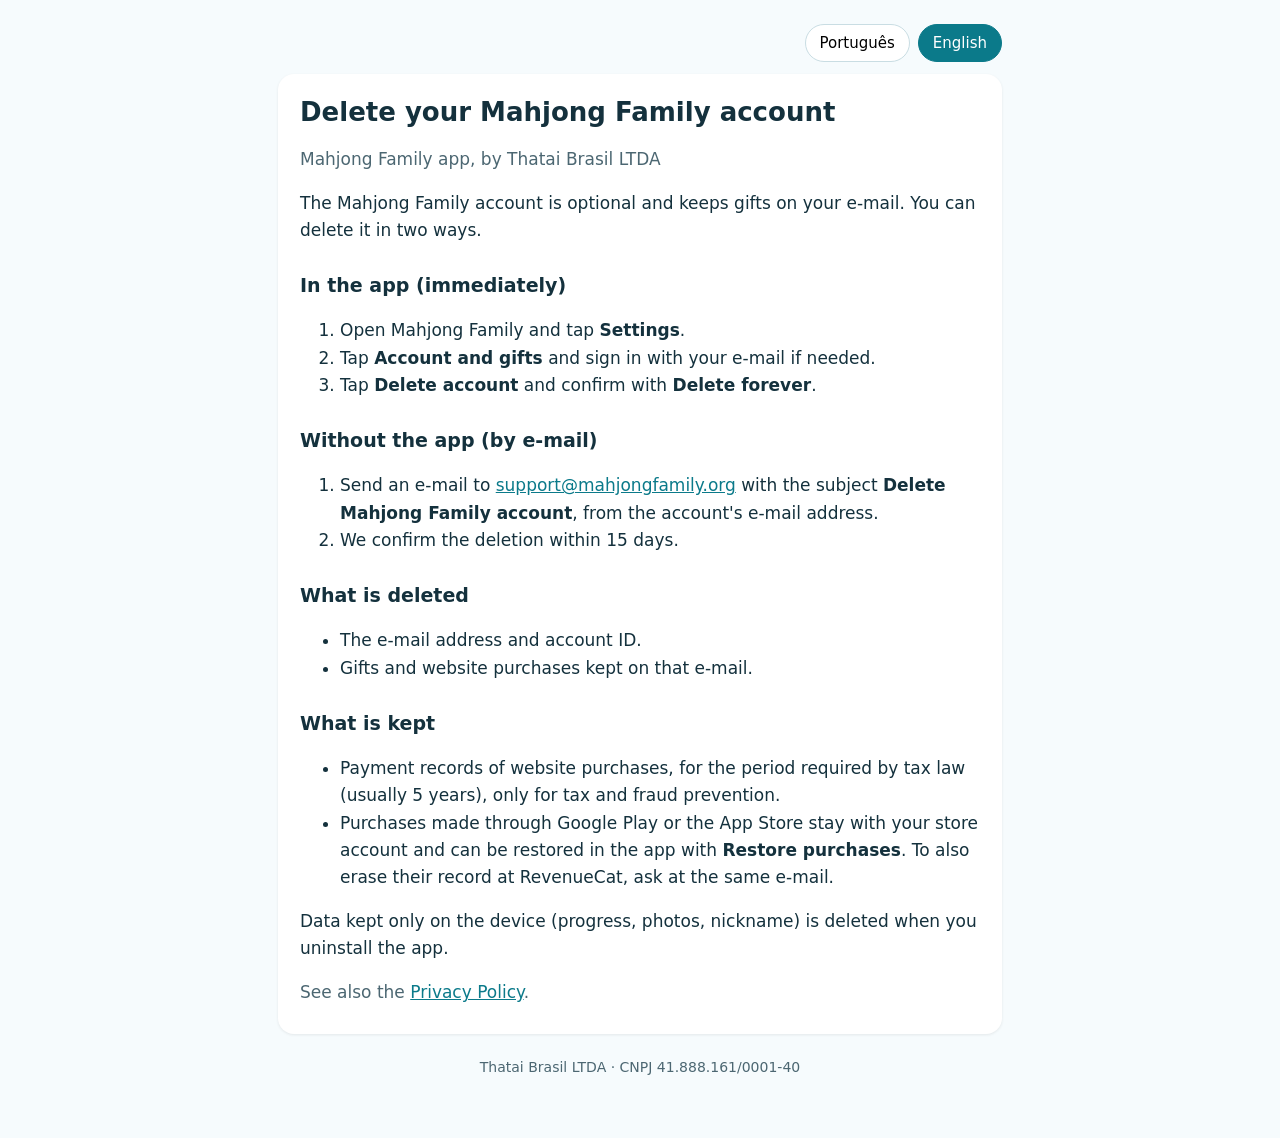
<file: excluir-conta.html>
<!DOCTYPE html>
<html lang="pt-BR">
<head>
<meta charset="utf-8">
<meta name="viewport" content="width=device-width, initial-scale=1">
<title>Excluir conta | Mahjong Family</title>
<link rel="stylesheet" href="legal.css">
<script src="lang.js"></script>
</head>
<body data-tpt="Excluir conta | Mahjong Family" data-ten="Delete account | Mahjong Family">
<main>
<nav class="lang"><button data-l="pt-BR">Português</button><button data-l="en">English</button></nav>
<div class="card">

<section class="pt">
<h1>Excluir a sua conta do Mahjong Family</h1>
<p class="mu">App Mahjong Family, da Thatai Brasil LTDA</p>
<p>A conta do Mahjong Family é opcional e serve para guardar presentes e compras do site no seu e-mail. Você pode excluí-la de dois jeitos.</p>

<h2>Pelo app (na hora)</h2>
<ol>
<li>Abra o Mahjong Family e toque em <b>Ajustes</b>.</li>
<li>Toque em <b>Conta e presentes</b> e entre com o seu e-mail, se ainda não tiver entrado.</li>
<li>Toque em <b>Excluir conta</b> e confirme em <b>Excluir para sempre</b>.</li>
</ol>

<h2>Sem o app (por e-mail)</h2>
<ol>
<li>Envie um e-mail para <a href="mailto:support@mahjongfamily.org?subject=Excluir%20conta%20Mahjong%20Family">support@mahjongfamily.org</a> com o assunto <b>Excluir conta Mahjong Family</b>, a partir do mesmo e-mail da conta.</li>
<li>Respondemos confirmando a exclusão em até 15 dias.</li>
</ol>

<h2>O que é apagado</h2>
<ul>
<li>O e-mail e o identificador da conta.</li>
<li>Os presentes e as compras do site guardados nesse e-mail.</li>
</ul>
<h2>O que é mantido</h2>
<ul>
<li>Registros de pagamento das compras pelo site, pelo prazo exigido pela lei fiscal (em geral, 5 anos), só para fins fiscais e de prevenção a fraude.</li>
<li>As compras feitas pela Google Play ou pela App Store continuam ligadas à sua conta da loja e podem ser restauradas no app em <b>Restaurar compras</b>. Para apagar também o registro dessas compras na RevenueCat, peça no mesmo e-mail.</li>
</ul>
<p>Os dados que ficam só no aparelho (progresso, fotos e apelido) são apagados quando você desinstala o app.</p>
<p class="mu">Veja também a <a href="privacidade.html">Política de Privacidade</a>.</p>
</section>

<section class="en">
<h1>Delete your Mahjong Family account</h1>
<p class="mu">Mahjong Family app, by Thatai Brasil LTDA</p>
<p>The Mahjong Family account is optional and keeps gifts on your e-mail. You can delete it in two ways.</p>

<h2>In the app (immediately)</h2>
<ol>
<li>Open Mahjong Family and tap <b>Settings</b>.</li>
<li>Tap <b>Account and gifts</b> and sign in with your e-mail if needed.</li>
<li>Tap <b>Delete account</b> and confirm with <b>Delete forever</b>.</li>
</ol>

<h2>Without the app (by e-mail)</h2>
<ol>
<li>Send an e-mail to <a href="mailto:support@mahjongfamily.org?subject=Delete%20Mahjong%20Family%20account">support@mahjongfamily.org</a> with the subject <b>Delete Mahjong Family account</b>, from the account's e-mail address.</li>
<li>We confirm the deletion within 15 days.</li>
</ol>

<h2>What is deleted</h2>
<ul>
<li>The e-mail address and account ID.</li>
<li>Gifts and website purchases kept on that e-mail.</li>
</ul>
<h2>What is kept</h2>
<ul>
<li>Payment records of website purchases, for the period required by tax law (usually 5 years), only for tax and fraud prevention.</li>
<li>Purchases made through Google Play or the App Store stay with your store account and can be restored in the app with <b>Restore purchases</b>. To also erase their record at RevenueCat, ask at the same e-mail.</li>
</ul>
<p>Data kept only on the device (progress, photos, nickname) is deleted when you uninstall the app.</p>
<p class="mu">See also the <a href="privacidade.html?lang=en">Privacy Policy</a>.</p>
</section>

</div>
<footer>Thatai Brasil LTDA · CNPJ 41.888.161/0001-40</footer>
</main>
</body>
</html>
</file>
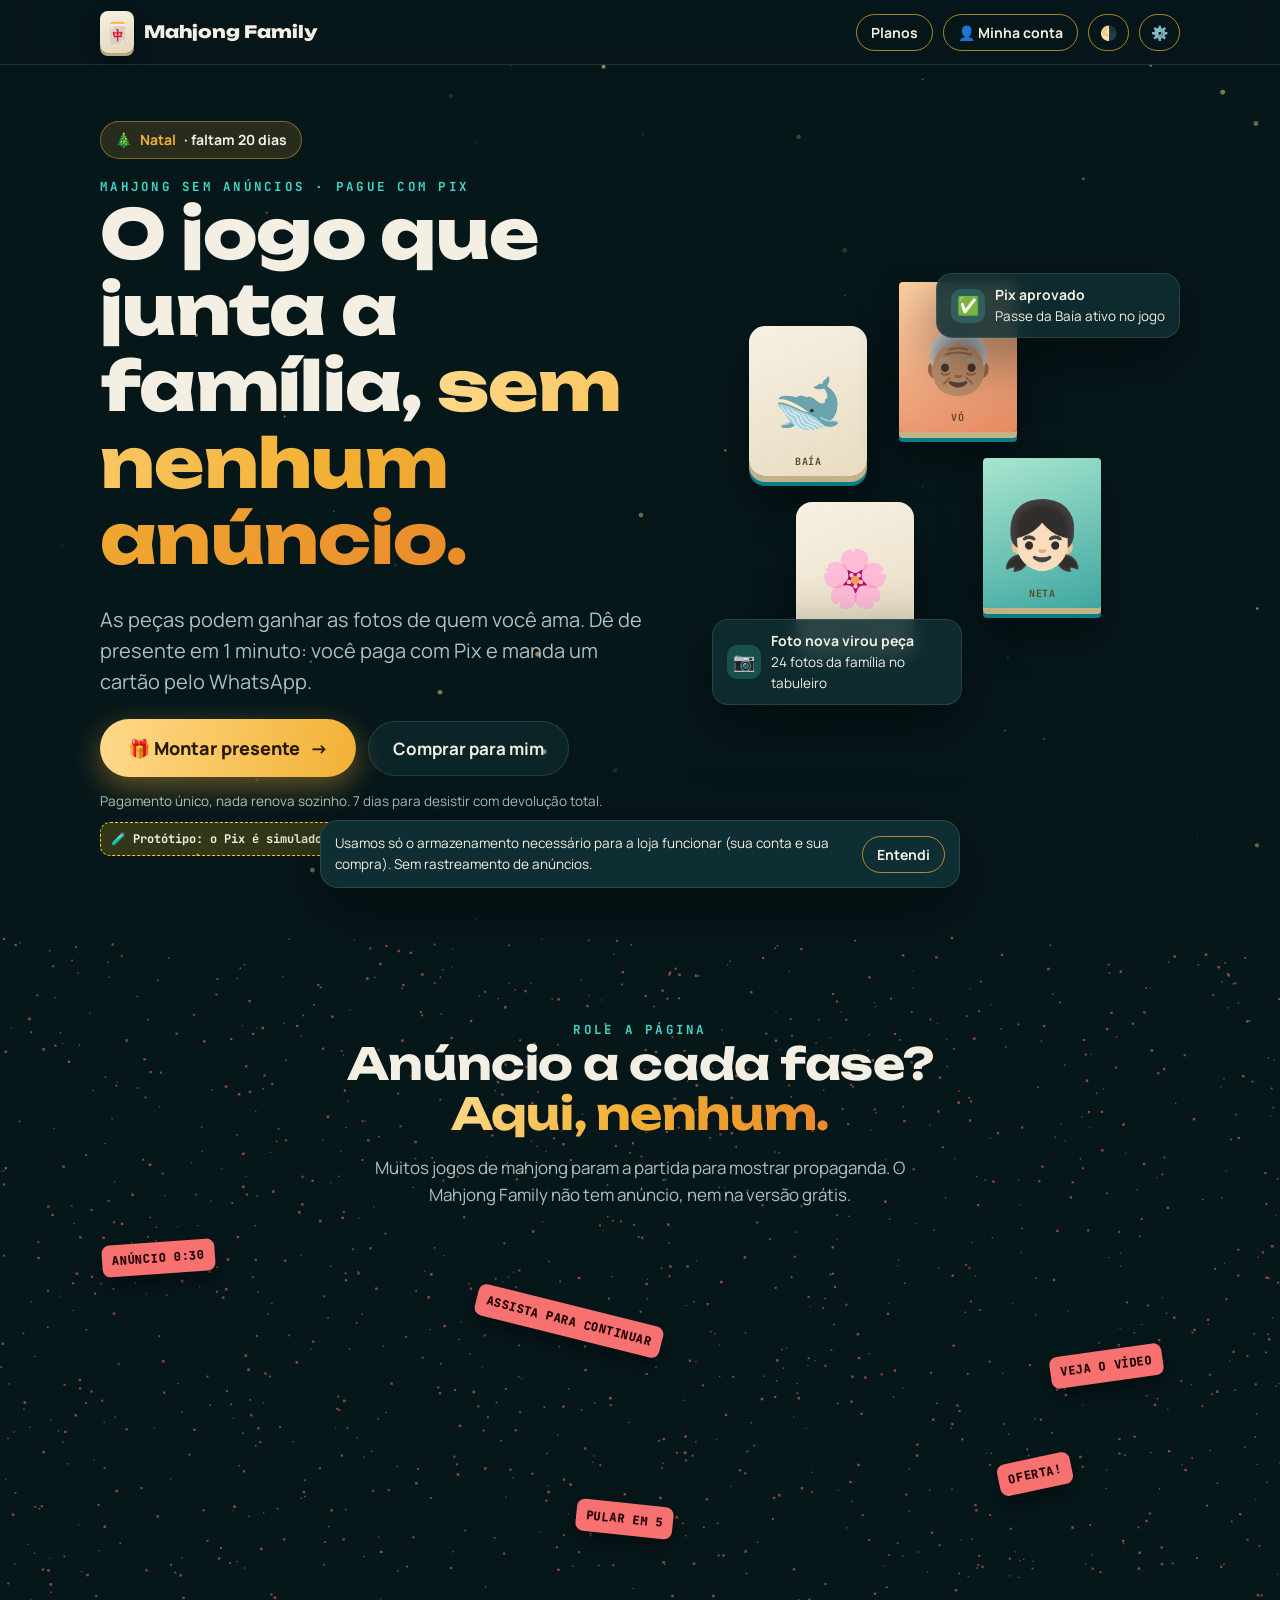
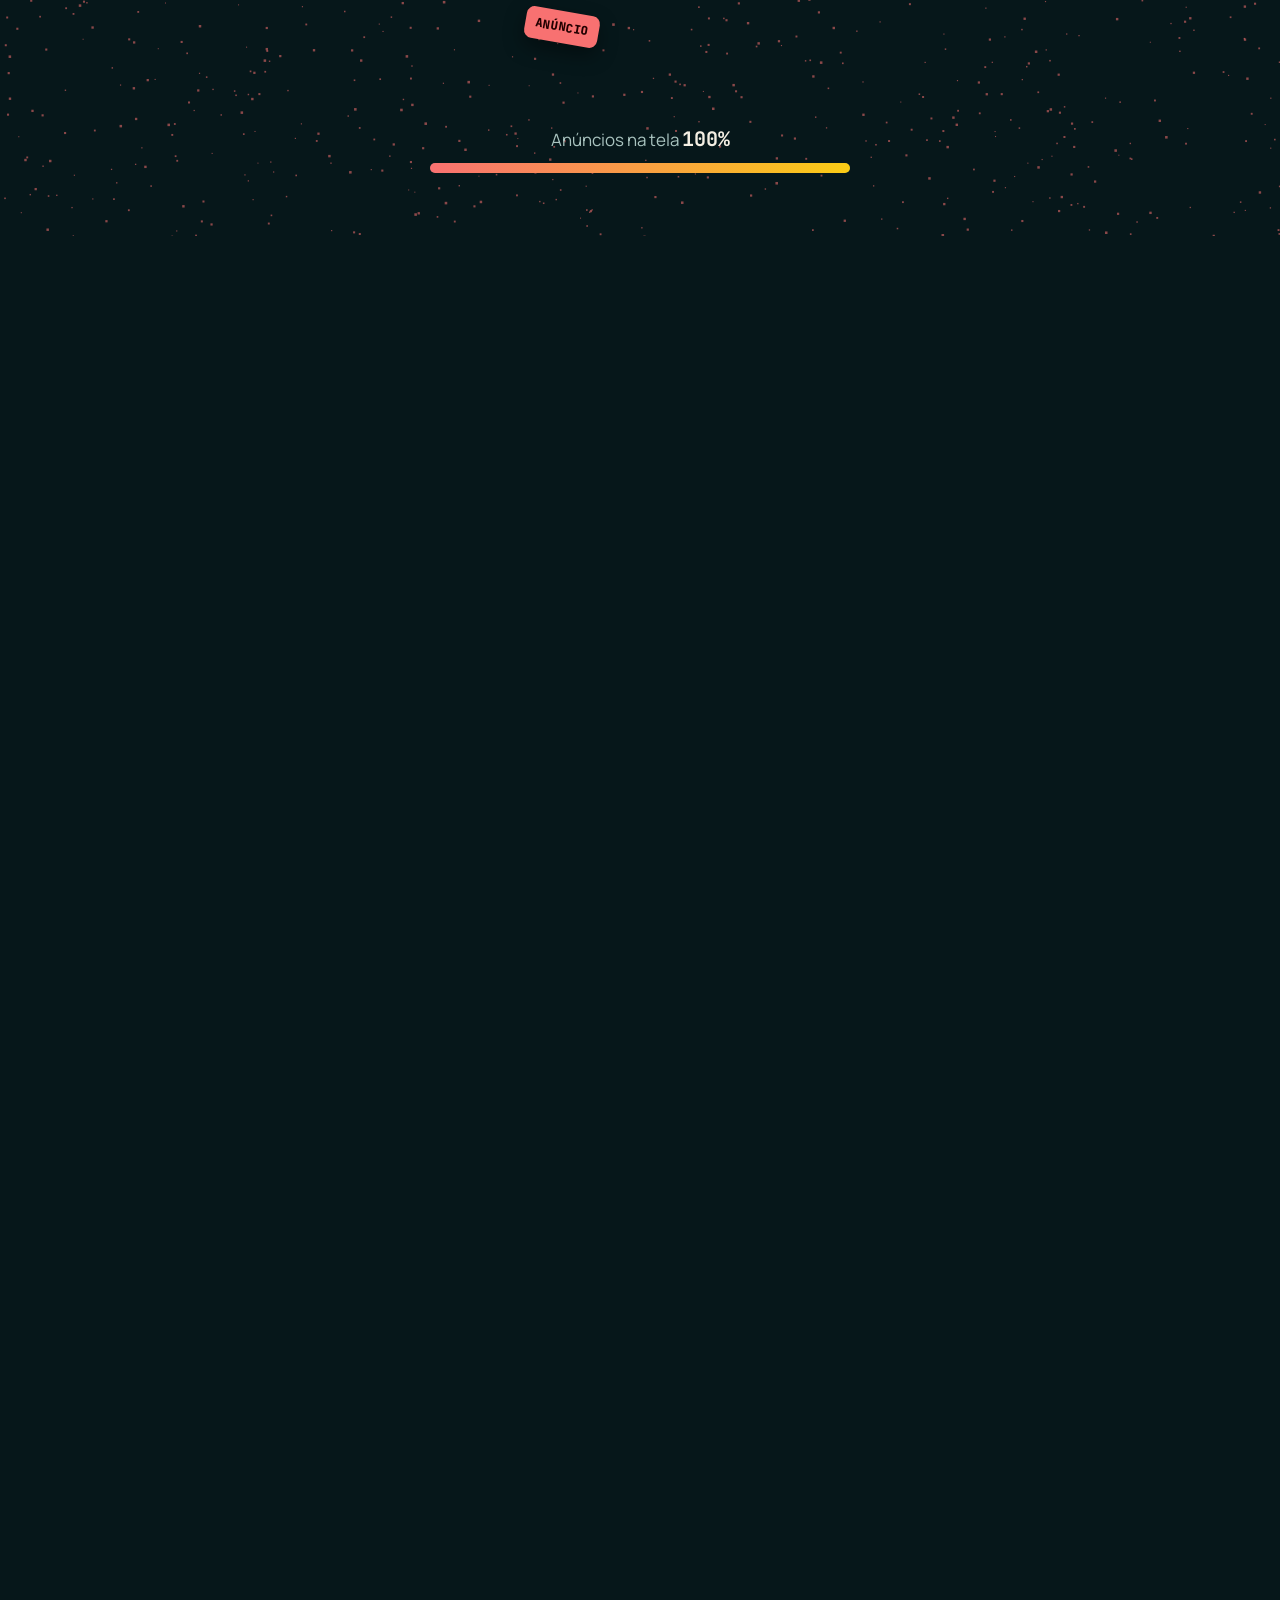
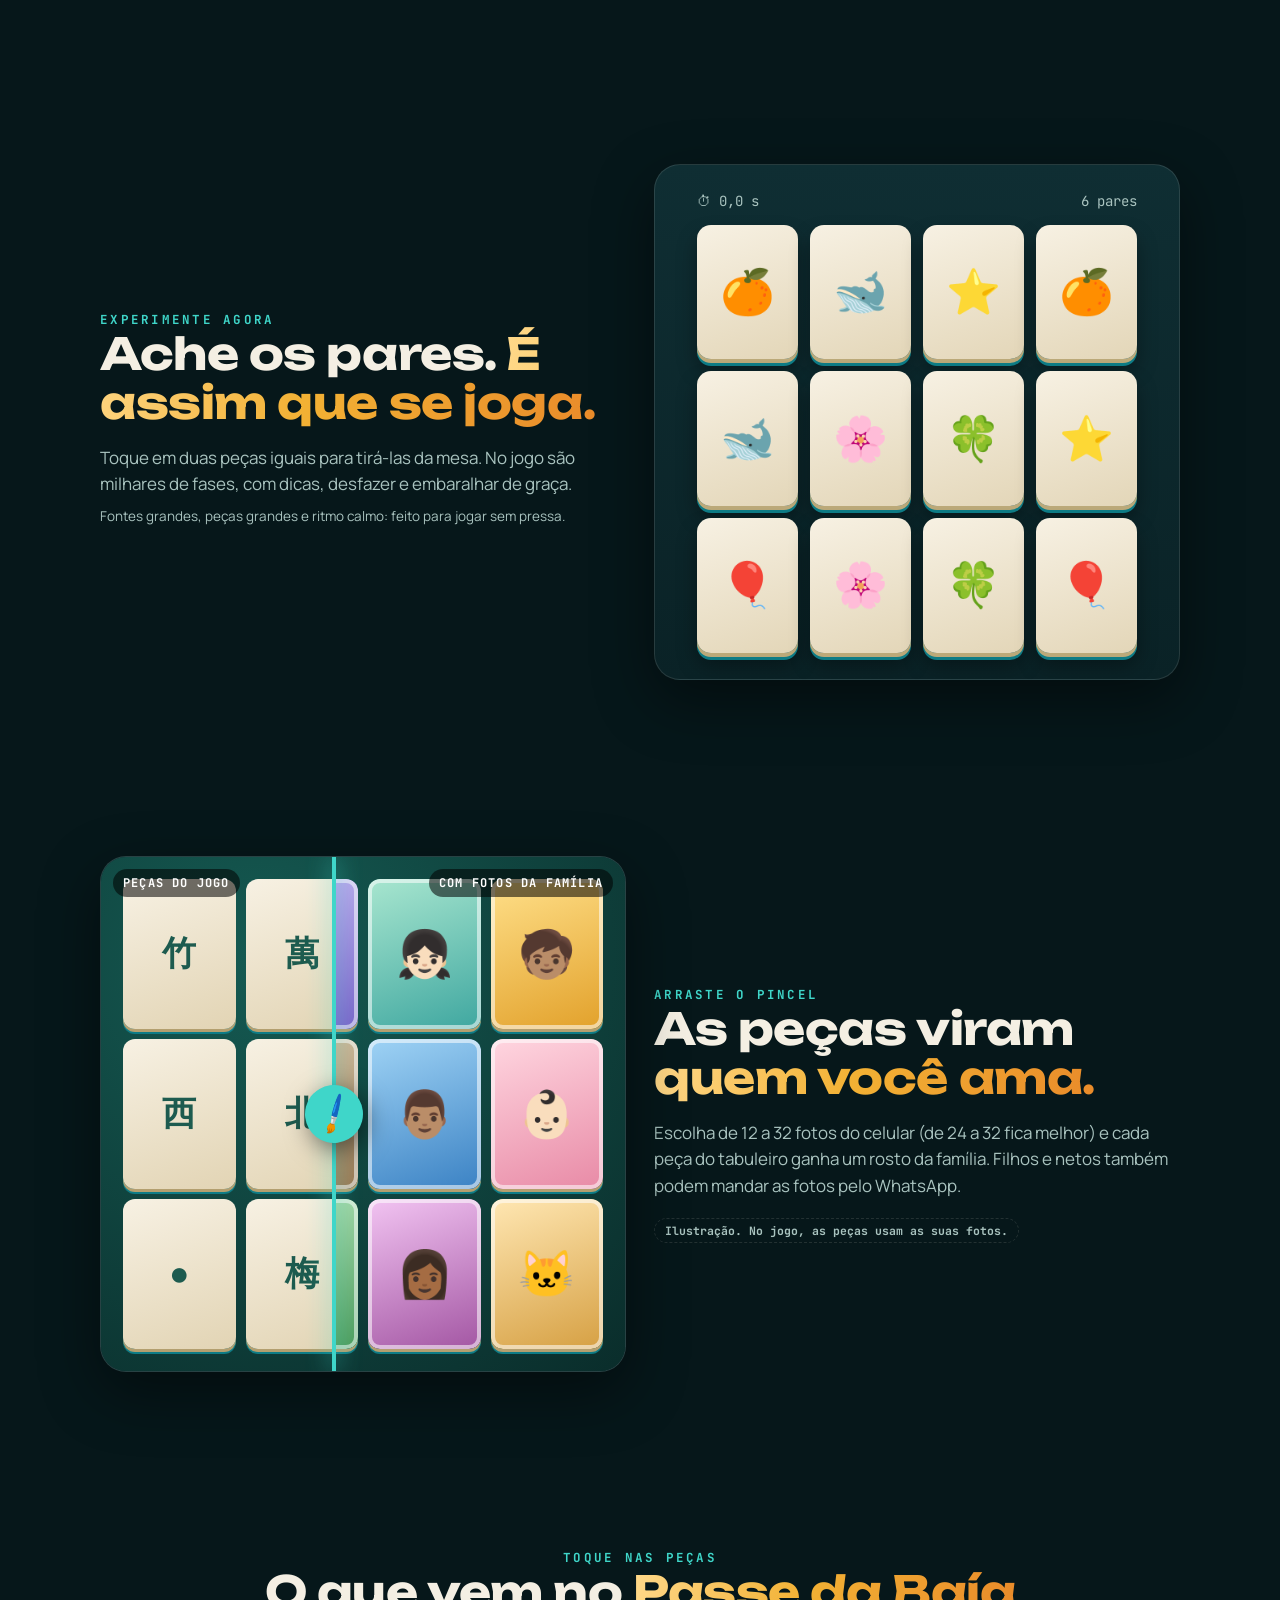
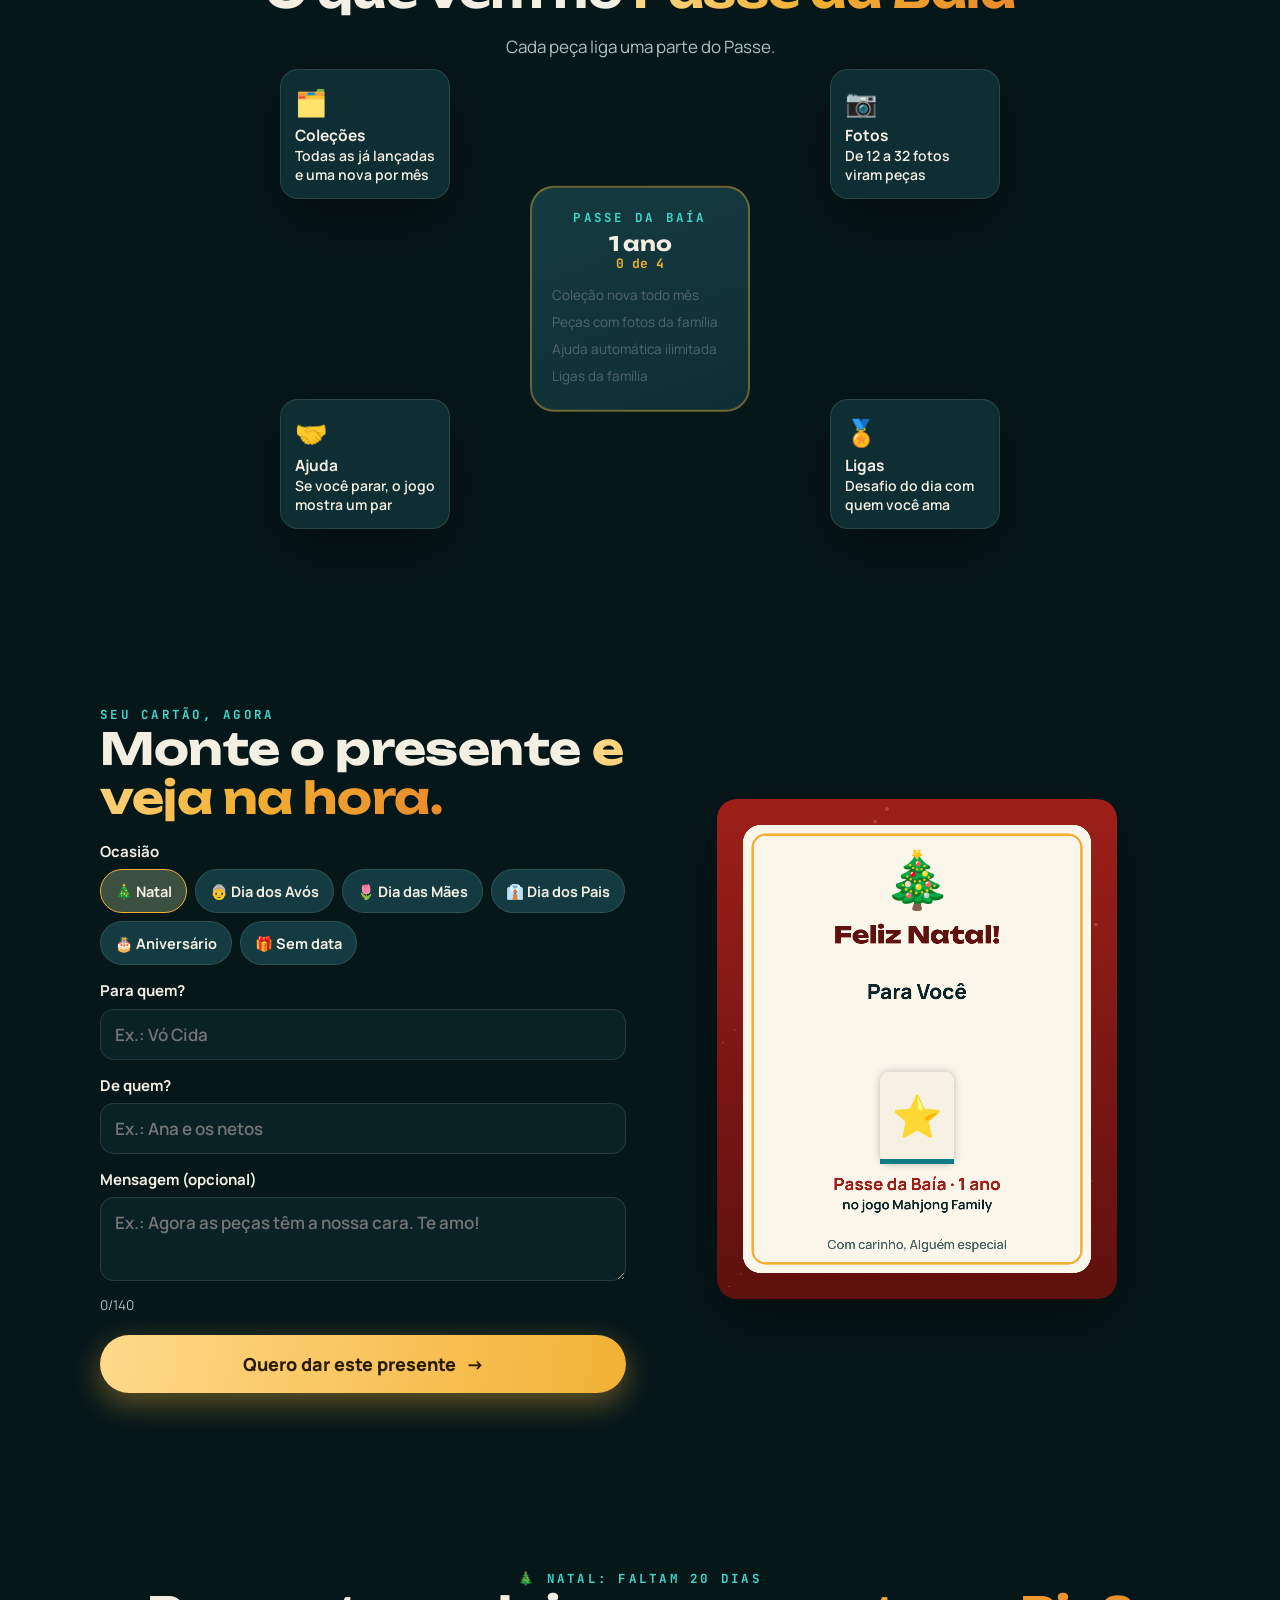
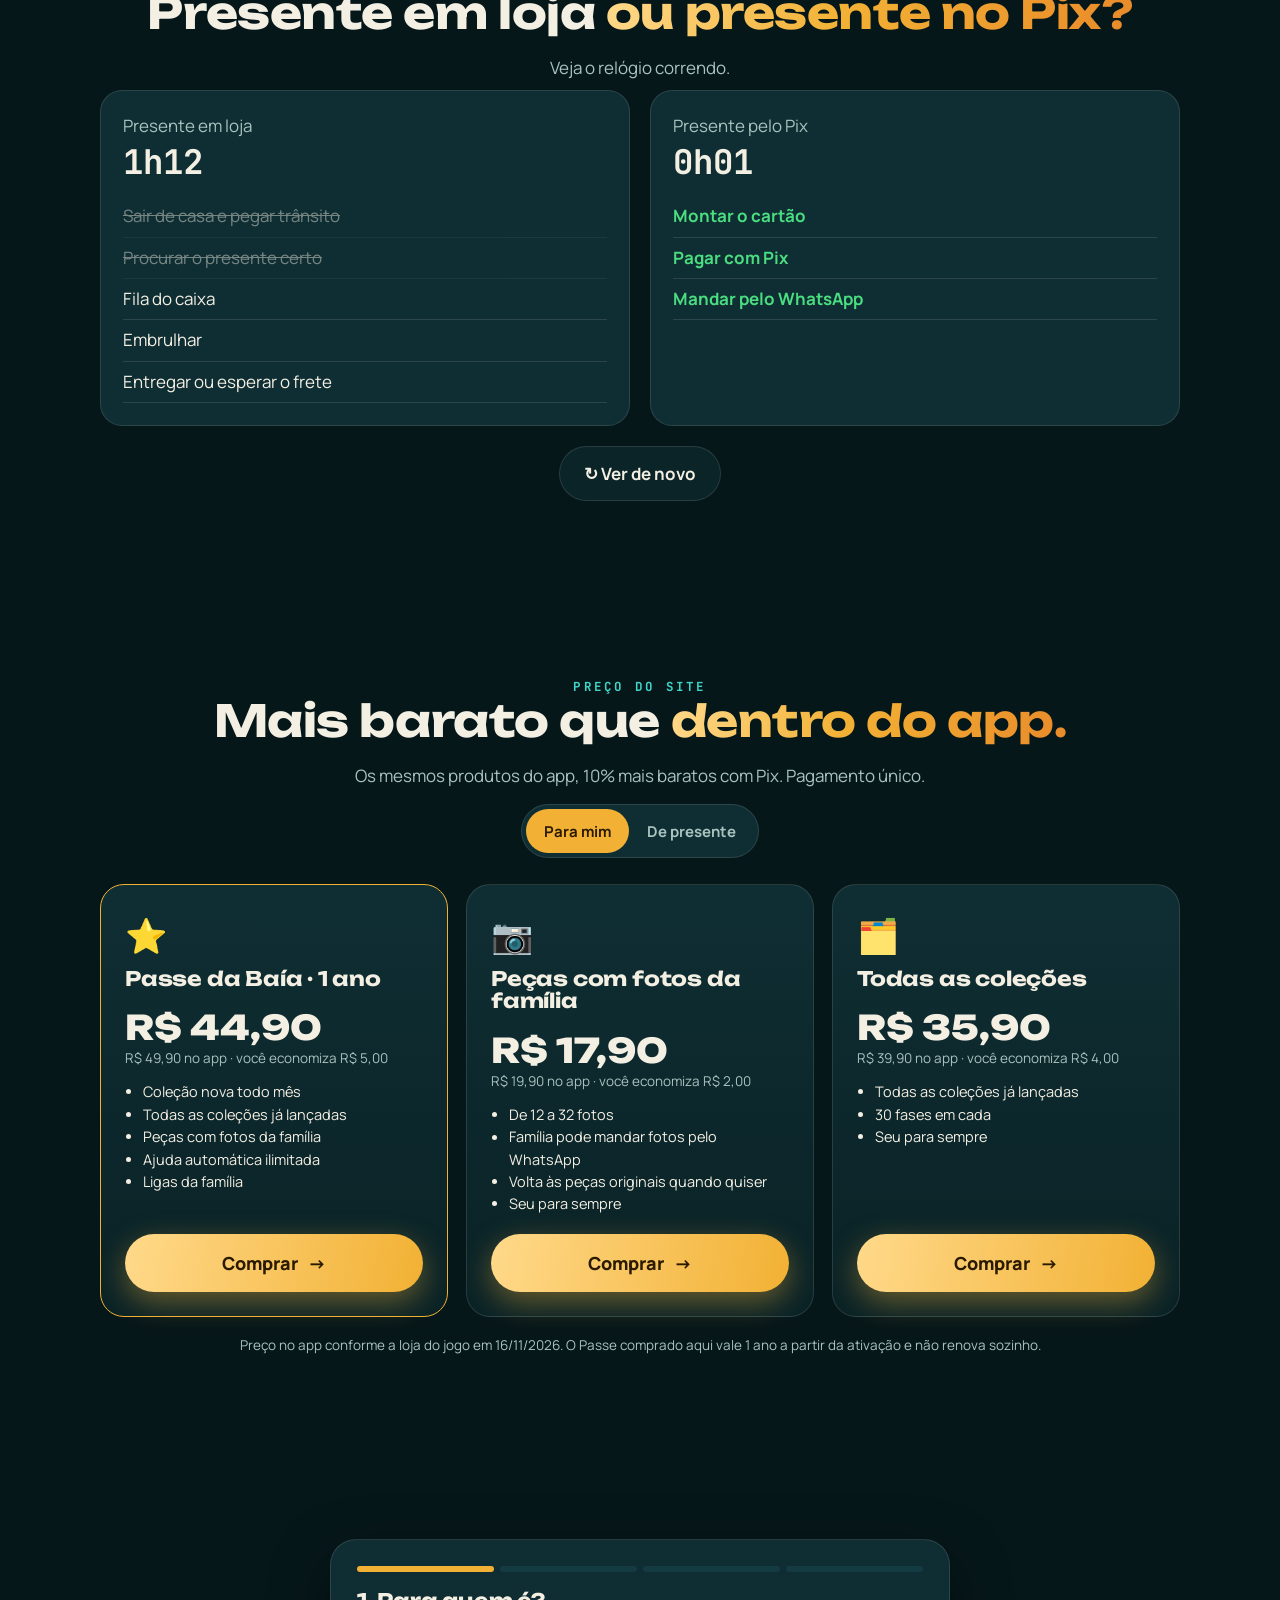
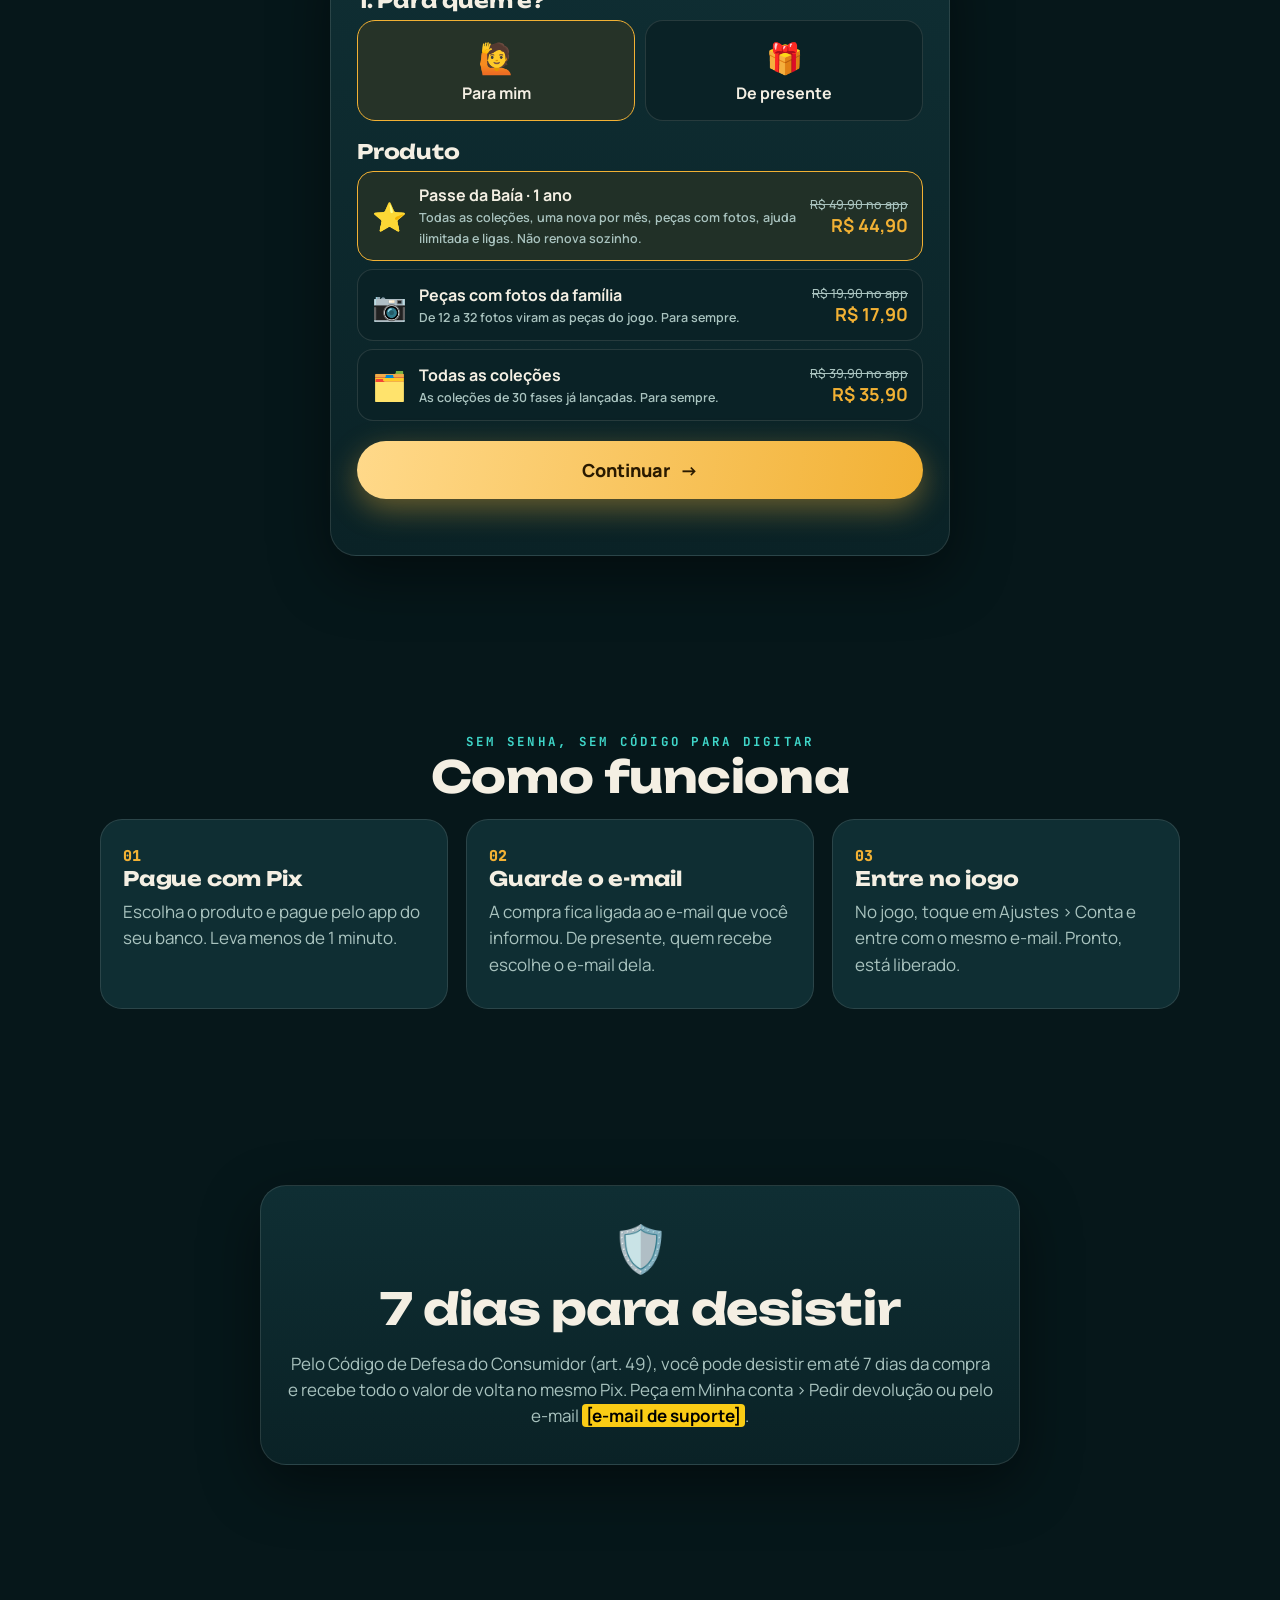
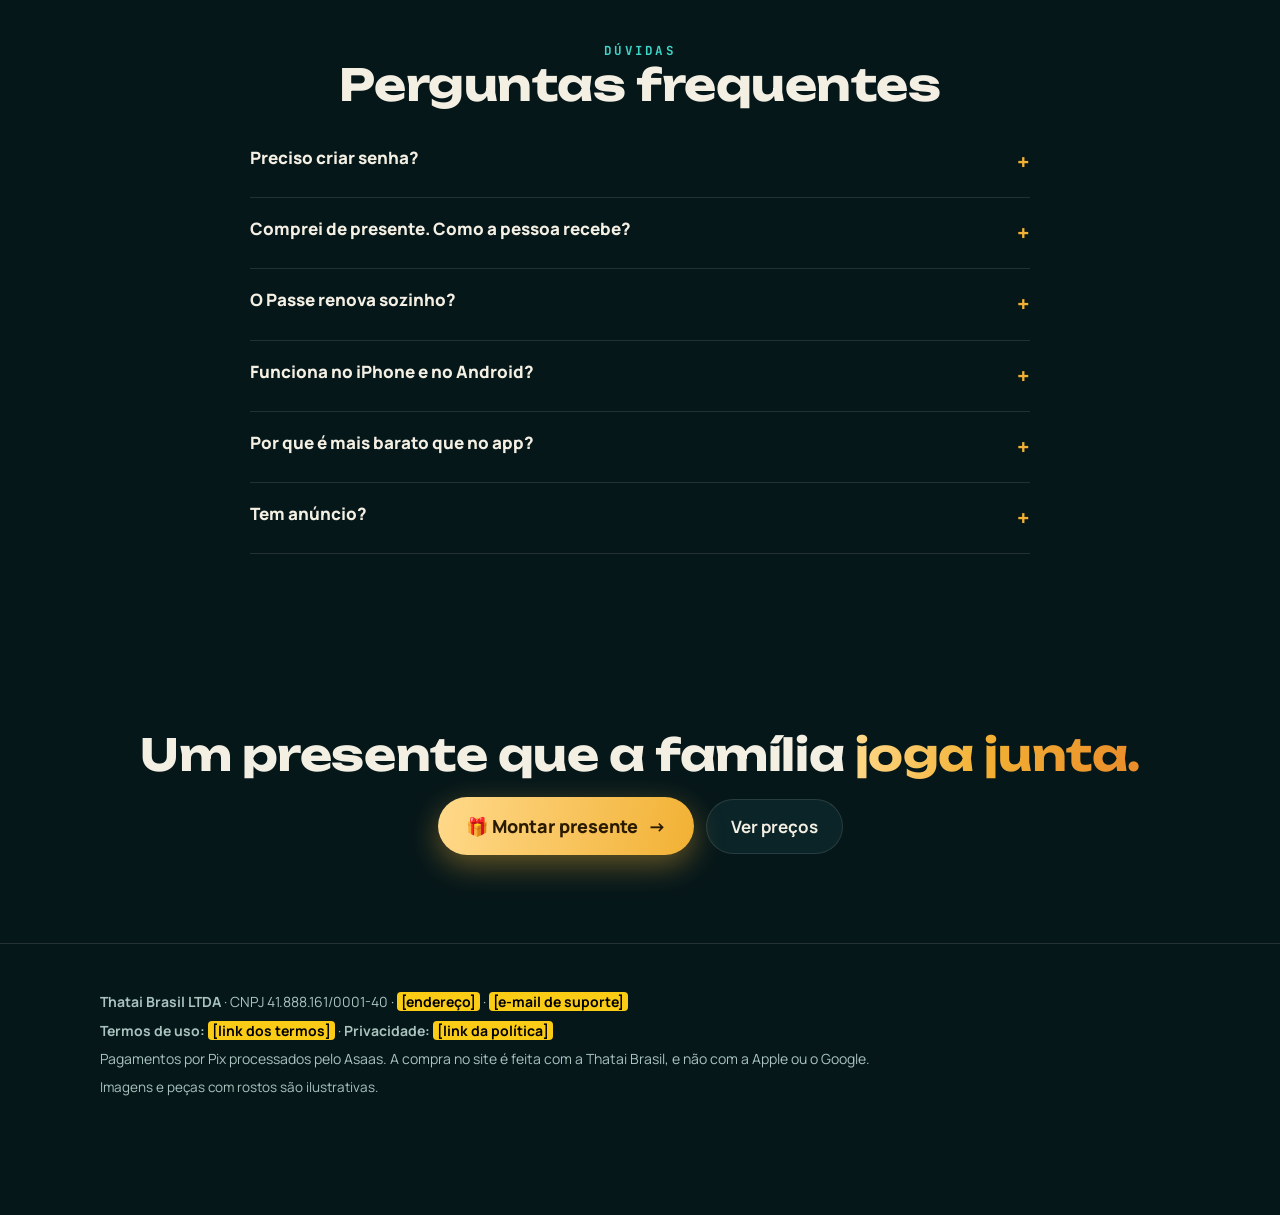
<file: loja.html>
<!doctype html>
<html lang="pt-BR">
<head>
<meta charset="utf-8">
<meta name="viewport" content="width=device-width, initial-scale=1, viewport-fit=cover">
<meta name="theme-color" content="#06171a">
<title>Mahjong Family · Loja com Pix</title>
<link rel="preconnect" href="https://fonts.googleapis.com"><link rel="preconnect" href="https://fonts.gstatic.com" crossorigin>
<link href="https://fonts.googleapis.com/css2?family=Unbounded:wght@500;700;800&family=Manrope:wght@400;600;700;800&family=JetBrains+Mono:wght@500;700&display=swap" rel="stylesheet">
<style>
/* Paleta do produto: mesa de mahjong (verde-jade escuro), peças de marfim e o dourado do jogo (#f2b134).
   Principal (dourado): botões de compra, rastros e partículas finais. Destaque (turquesa da Baía): pincel e efeito de clique. */
:root{--bg:#06171a;--bg2:#0a2226;--surf:#0f2e33;--surf2:#143b41;--line:rgba(244,239,227,.12);--tx:#f4efe3;--tx2:#a9c3bf;--pri:#f2b134;--pri2:#ffd98a;--priTx:#2a1a00;--acc:#3fd6c9;--ivory:#f7f1e3;--ok:#4ade80;--warn:#facc15;--err:#f87171;--pix:#32bcad;--shadow:0 20px 60px rgba(0,0,0,.45)}
[data-theme=light]{--bg:#f5f1e6;--bg2:#ece5d3;--surf:#ffffff;--surf2:#f3eee2;--line:rgba(10,40,44,.14);--tx:#0b2427;--tx2:#46625f;--pri:#c98a0c;--pri2:#e7a92a;--priTx:#1d1200;--acc:#0e7c86;--ivory:#fffaf0;--ok:#15803d;--warn:#a16207;--err:#b91c1c;--shadow:0 16px 40px rgba(20,40,40,.15)}
*{box-sizing:border-box}
html{scroll-behavior:smooth;-webkit-text-size-adjust:100%}
body{margin:0;background:var(--bg);color:var(--tx);font-family:Manrope,system-ui,-apple-system,"Segoe UI",Roboto,sans-serif;font-size:17px;line-height:1.55;overflow-x:hidden}
h1,h2,h3{font-family:Unbounded,"Arial Black",system-ui,sans-serif;line-height:1.12;margin:0 0 .4em;letter-spacing:-.01em}
h1{font-size:clamp(34px,7.4vw,68px);font-weight:800}
h2{font-size:clamp(26px,4.6vw,44px);font-weight:700}
h3{font-size:20px;font-weight:700}
p{margin:.5em 0}
a{color:inherit}
.gold{background:linear-gradient(100deg,var(--pri2),var(--pri) 45%,#e98b2a);-webkit-background-clip:text;background-clip:text;color:transparent}
.eye{font-family:"JetBrains Mono",ui-monospace,monospace;font-size:12.5px;letter-spacing:.18em;text-transform:uppercase;color:var(--acc);font-weight:700}
.muted{color:var(--tx2)}
.wrap{max-width:1120px;margin:0 auto;padding:0 20px}
section{position:relative;padding:88px 0}
.center{text-align:center}
[hidden]{display:none!important}
/* barra de progresso */
#prog{position:fixed;left:0;top:0;height:3px;width:100%;transform-origin:0 50%;transform:scaleX(0);background:linear-gradient(90deg,var(--acc),var(--pri));z-index:60}
/* cabeçalho */
header{position:sticky;top:0;z-index:50;background:color-mix(in srgb,var(--bg) 78%,transparent);backdrop-filter:blur(12px);-webkit-backdrop-filter:blur(12px);border-bottom:1px solid var(--line)}
header .wrap{display:flex;align-items:center;gap:10px;height:64px}
.logo{display:flex;align-items:center;gap:10px;font-family:Unbounded,sans-serif;font-weight:800;font-size:17px;text-decoration:none;margin-right:auto;white-space:nowrap}
.logo i{width:34px;height:42px;border-radius:8px;background:linear-gradient(160deg,var(--ivory),#e3d6b8);box-shadow:0 3px 0 #b9a77e,0 6px 14px rgba(0,0,0,.35);display:grid;place-items:center;font-style:normal;font-size:20px;color:#0e7c86}
.hb{font:700 14px Manrope,sans-serif;border:1.5px solid color-mix(in srgb,var(--pri) 70%,transparent);color:var(--tx);background:transparent;border-radius:999px;padding:8px 14px;cursor:pointer;white-space:nowrap}
.hb.icon{padding:8px 11px}
/* botões */
.cta{position:relative;display:inline-flex;align-items:center;justify-content:center;gap:10px;font:800 18px Manrope,sans-serif;border:0;border-radius:999px;padding:17px 28px;min-height:56px;cursor:pointer;color:var(--priTx);background:linear-gradient(100deg,var(--pri2),var(--pri));box-shadow:0 10px 30px color-mix(in srgb,var(--pri) 40%,transparent);text-decoration:none;overflow:hidden;transition:transform .2s ease}
.cta::after{content:"";position:absolute;inset:0;background:linear-gradient(115deg,transparent 30%,rgba(255,255,255,.55) 50%,transparent 70%);transform:translateX(-120%);animation:shine 3.6s ease-in-out infinite}
.cta .ar{transition:transform .25s} .cta:hover .ar{transform:translateX(5px)}
@keyframes shine{0%,60%{transform:translateX(-120%)}85%,100%{transform:translateX(120%)}}
.ghost{display:inline-flex;align-items:center;justify-content:center;gap:8px;font:700 17px Manrope,sans-serif;border:1.5px solid var(--line);background:color-mix(in srgb,var(--surf) 60%,transparent);color:var(--tx);border-radius:999px;padding:15px 24px;min-height:54px;cursor:pointer;text-decoration:none}
.btnrow{display:flex;gap:12px;flex-wrap:wrap;align-items:center}
.full{width:100%}
/* hero */
.hero{padding:56px 0 70px;overflow:hidden}
.hero .wrap{display:grid;grid-template-columns:1.1fr .9fr;gap:40px;align-items:center}
.hero p.lead{font-size:clamp(17px,2.2vw,20px);color:var(--tx2);max-width:560px}
#spark{position:absolute;inset:0;width:100%;height:100%;pointer-events:none;opacity:.8}
.camp{display:inline-flex;align-items:center;gap:8px;background:color-mix(in srgb,var(--pri) 14%,transparent);border:1px solid color-mix(in srgb,var(--pri) 45%,transparent);border-radius:999px;padding:7px 14px;font-weight:700;font-size:14px;margin-bottom:18px}
.camp b{color:var(--pri)}
.note{font-size:13.5px;color:var(--tx2);margin-top:14px}
.stage{position:relative;height:440px}
.tile{position:absolute;width:118px;height:150px;border-radius:16px;background:linear-gradient(160deg,var(--ivory),#e7dcc1);box-shadow:0 6px 0 #c3b187,0 10px 0 #0e7c86,0 26px 40px rgba(0,0,0,.45);display:grid;place-items:center;font-size:56px;animation:float 6s ease-in-out infinite}
.tile.ph{background:var(--ph,linear-gradient(160deg,#f6c28b,#d9785b));font-size:66px}
.tile small{position:absolute;bottom:8px;font:700 10px "JetBrains Mono",monospace;color:#5b4a2a;letter-spacing:.08em}
@keyframes float{0%,100%{transform:translateY(0) rotate(var(--r,0deg))}50%{transform:translateY(-14px) rotate(var(--r,0deg))}}
.notif{position:absolute;display:flex;gap:10px;align-items:center;background:color-mix(in srgb,var(--surf) 88%,transparent);backdrop-filter:blur(8px);border:1px solid var(--line);border-radius:16px;padding:10px 14px;box-shadow:var(--shadow);font-size:13.5px;max-width:250px;animation:float 7s ease-in-out infinite}
.notif .ic{width:34px;height:34px;border-radius:10px;display:grid;place-items:center;background:color-mix(in srgb,var(--acc) 22%,transparent);flex:none;font-size:18px}
.notif b{display:block;font-size:14px}
/* seção do caos */
#chaos{height:260vh;padding:0}
#chaos .sticky{position:sticky;top:0;height:100vh;overflow:hidden;display:grid;place-items:center}
#cv1{position:absolute;inset:0;width:100%;height:100%}
#chaos .txt{position:absolute;z-index:2;top:84px;left:0;right:0;margin:0 auto;text-align:center;pointer-events:none;max-width:680px;padding:0 20px}
#chaos .txt p{max-width:560px;margin-left:auto;margin-right:auto}
.meter{position:absolute;z-index:2;bottom:7vh;left:50%;transform:translateX(-50%);width:min(420px,86vw);text-align:center}
.meter .bar{height:10px;border-radius:999px;background:var(--surf2);overflow:hidden;margin-top:8px}
.meter .bar i{display:block;height:100%;width:100%;background:linear-gradient(90deg,var(--err),var(--warn));transform-origin:0 50%}
.meter b{font-family:"JetBrains Mono",monospace;font-size:20px}
.adbox{position:absolute;z-index:1;font:800 12px "JetBrains Mono",monospace;padding:8px 10px;border-radius:8px;background:var(--err);color:#200;letter-spacing:.06em;box-shadow:0 8px 20px rgba(0,0,0,.4);pointer-events:none}
/* cartões genéricos */
.grid2{display:grid;grid-template-columns:1fr 1fr;gap:28px;align-items:center}
.panel{background:linear-gradient(180deg,var(--surf),var(--bg2));border:1px solid var(--line);border-radius:26px;padding:26px;box-shadow:var(--shadow)}
/* mini-jogo */
.board{display:grid;grid-template-columns:repeat(4,1fr);gap:12px;max-width:440px;margin:0 auto}
.mt{aspect-ratio:3/4;border-radius:14px;border:0;background:linear-gradient(160deg,var(--ivory),#e3d6b8);box-shadow:0 4px 0 #bba979,0 7px 0 #0e7c86,0 12px 20px rgba(0,0,0,.35);font-size:clamp(30px,7vw,44px);cursor:pointer;transition:transform .15s,opacity .35s,box-shadow .15s}
.mt.sel{transform:translateY(-6px);box-shadow:0 0 0 4px var(--pri),0 7px 0 #0e7c86,0 18px 24px rgba(0,0,0,.4)}
.mt.gone{opacity:0;transform:scale(.6) rotate(10deg);pointer-events:none}
.mt.no{animation:shake .3s}
@keyframes shake{25%{transform:translateX(-6px)}75%{transform:translateX(6px)}}
.gstat{display:flex;justify-content:space-between;font-family:"JetBrains Mono",monospace;font-size:14px;color:var(--tx2);max-width:440px;margin:0 auto 12px}
.win{margin-top:16px;text-align:center}
/* antes e depois */
.ba{position:relative;border-radius:26px;overflow:hidden;border:1px solid var(--line);box-shadow:var(--shadow);user-select:none;touch-action:pan-y;background:#0b2a2e}
.ba .layer{display:grid;grid-template-columns:repeat(4,1fr);gap:10px;padding:22px;background:radial-gradient(circle at 30% 20%,#155a52,#0a2d2b)}
.ba .layer.after{position:absolute;inset:0;clip-path:inset(0 0 0 var(--cut,50%))}
.bt{aspect-ratio:3/4;border-radius:12px;background:linear-gradient(160deg,var(--ivory),#e2d4b4);box-shadow:0 3px 0 #b39f6f,0 5px 0 #0e7c86;display:grid;place-items:center;font:700 clamp(20px,4vw,34px) "Noto Serif SC",serif;color:#1d5b4f;position:relative;overflow:hidden}
.bt.p{font-size:clamp(26px,5.4vw,46px)}
.bt.p::after{content:"";position:absolute;inset:0;border-radius:12px;box-shadow:inset 0 0 0 4px rgba(255,255,255,.55)}
.handle{position:absolute;top:0;bottom:0;left:var(--cut,50%);width:4px;margin-left:-2px;background:var(--acc);box-shadow:0 0 22px var(--acc);cursor:ew-resize}
.handle span{position:absolute;top:50%;left:50%;transform:translate(-50%,-50%) rotate(-30deg);width:58px;height:58px;border-radius:50%;background:var(--acc);display:grid;place-items:center;font-size:28px;box-shadow:0 8px 24px rgba(0,0,0,.5)}
.balbl{position:absolute;top:12px;font:700 12px "JetBrains Mono",monospace;letter-spacing:.1em;padding:6px 10px;border-radius:999px;background:rgba(0,0,0,.55);color:#fff}
.seal{display:inline-block;font:700 11.5px "JetBrains Mono",monospace;color:var(--tx2);border:1px dashed var(--line);border-radius:999px;padding:4px 10px;margin-top:10px}
/* peças que montam o Passe */
.build{position:relative;height:460px;max-width:720px;margin:0 auto}
.build svg{position:absolute;inset:0;width:100%;height:100%;overflow:visible}
.build path{fill:none;stroke:var(--pri);stroke-width:3;stroke-linecap:round;filter:drop-shadow(0 0 6px var(--pri));stroke-dasharray:var(--len);stroke-dashoffset:var(--len);transition:stroke-dashoffset 1s ease}
.build path.on{stroke-dashoffset:0}
.piece{position:absolute;width:170px;padding:14px;border-radius:18px;background:var(--surf);border:1.5px solid var(--line);cursor:pointer;text-align:left;color:var(--tx);font:600 14px Manrope,sans-serif;transition:border-color .3s,transform .2s;box-shadow:var(--shadow)}
.piece b{display:block;font-size:15.5px;margin-top:4px}
.piece .em{font-size:26px}
.piece.on{border-color:var(--pri)}
.piece:hover{transform:translateY(-3px)}
.pass{position:absolute;left:50%;top:50%;transform:translate(-50%,-50%);width:220px;padding:20px;border-radius:24px;text-align:center;background:linear-gradient(160deg,var(--surf2),var(--surf));border:2px solid color-mix(in srgb,var(--pri) 40%,transparent)}
.pass ul{list-style:none;padding:0;margin:10px 0 0;text-align:left;font-size:13.5px}
.pass li{opacity:.28;transition:opacity .5s;padding:3px 0}
.pass li.on{opacity:1}
.pass li.on::before{content:"✓ ";color:var(--pri);font-weight:800}
.pass .pct{font:700 13px "JetBrains Mono",monospace;color:var(--pri)}
/* gerador / cartão */
.chips{display:flex;flex-wrap:wrap;gap:8px}
.chip{font:700 14.5px Manrope,sans-serif;border:1.5px solid var(--line);background:var(--surf2);color:var(--tx);border-radius:999px;padding:10px 14px;min-height:44px;cursor:pointer}
.chip.cur{border-color:var(--pri);background:color-mix(in srgb,var(--pri) 18%,var(--surf2))}
label{display:block;font-weight:700;font-size:15px;margin:14px 0 6px}
input,textarea{font:600 17px Manrope,sans-serif;width:100%;border:1.5px solid var(--line);border-radius:14px;padding:13px 14px;background:var(--bg2);color:var(--tx)}
input:focus,textarea:focus{outline:2px solid var(--acc);outline-offset:1px}
textarea{min-height:84px;resize:vertical}
.hint{font-size:13.5px;color:var(--tx2)}
canvas.card{width:100%;max-width:400px;height:auto;border-radius:20px;display:block;margin:0 auto;box-shadow:var(--shadow);transition:transform .3s}
/* simulador */
.sim{display:grid;grid-template-columns:1fr 1fr;gap:20px}
.sim .col{padding:22px;border-radius:22px;border:1px solid var(--line);background:var(--surf)}
.sim .clock{font:700 34px "JetBrains Mono",monospace}
.sim ul{list-style:none;padding:0;margin:12px 0 0}
.sim li{padding:7px 0;border-bottom:1px solid var(--line);transition:color .3s,opacity .3s}
.sim li.cut{text-decoration:line-through;opacity:.45}
.sim li.ok{color:var(--ok);font-weight:700}
/* ofertas */
.offers{display:grid;grid-template-columns:repeat(3,1fr);gap:18px;perspective:900px}
.offer{position:relative;padding:24px;border-radius:24px;background:linear-gradient(180deg,var(--surf),var(--bg2));border:1.5px solid var(--line);transform-style:preserve-3d;transition:transform .15s ease,border-color .3s;display:flex;flex-direction:column}
.offer.best{border-color:var(--pri)}
.offer .tag{position:absolute;top:-12px;left:22px;font:800 11px "JetBrains Mono",monospace;letter-spacing:.1em;background:var(--pri);color:var(--priTx);padding:5px 10px;border-radius:999px}
.offer .em{font-size:34px}
.offer .price{font:800 34px Unbounded,sans-serif;margin:8px 0 0}
.offer .app{font-size:13.5px;color:var(--tx2)}
.offer{text-align:left}.offer ul{padding-left:18px;margin:12px 0 18px;font-size:14.5px;flex:1}
.toggle{display:inline-flex;background:var(--surf);border:1px solid var(--line);border-radius:999px;padding:4px;margin:6px 0 26px}
.toggle button{font:700 15px Manrope,sans-serif;border:0;background:transparent;color:var(--tx2);border-radius:999px;padding:10px 18px;cursor:pointer;min-height:44px}
.toggle button.cur{background:var(--pri);color:var(--priTx)}
/* checkout */
#comprar .panel{max-width:620px;margin:0 auto}
.steps{display:flex;gap:6px;list-style:none;padding:0;margin:0 0 18px}
.steps li{flex:1;height:6px;border-radius:999px;background:var(--surf2)}
.steps li.on{background:var(--pri)}
.prod{display:flex;gap:12px;align-items:center;width:100%;text-align:left;border:1.5px solid var(--line);border-radius:16px;padding:12px 14px;margin:8px 0;background:var(--bg2);color:var(--tx);cursor:pointer;font:600 15px Manrope,sans-serif;min-height:72px}
.prod.cur{border-color:var(--pri);background:color-mix(in srgb,var(--pri) 10%,var(--bg2))}
.prod .em{font-size:28px;flex:none}
.prod .tx{flex:1} .prod .tx b{display:block;font-size:16px}
.prod .pr{text-align:right;flex:none} .prod .pr s{display:block;font-size:12.5px;color:var(--tx2);font-weight:500} .prod .pr b{font-size:18px;color:var(--pri)}
.two{display:grid;grid-template-columns:1fr 1fr;gap:10px}
.choice{display:flex;flex-direction:column;align-items:center;gap:4px;border:1.5px solid var(--line);border-radius:18px;padding:16px 10px;background:var(--bg2);color:var(--tx);cursor:pointer;font:700 16px Manrope,sans-serif;min-height:96px}
.choice .em{font-size:30px}
.choice.cur{border-color:var(--pri);background:color-mix(in srgb,var(--pri) 12%,var(--bg2))}
.kv{display:flex;justify-content:space-between;gap:10px;padding:9px 0;border-bottom:1px solid var(--line)}
.err{color:var(--err);font-weight:700;font-size:14.5px;min-height:22px;margin-top:8px}
.qrbox{display:flex;gap:18px;align-items:center;flex-wrap:wrap;margin:14px 0}
.qrbox svg{width:180px;height:180px;background:#fff;border-radius:14px;padding:10px;flex:none}
.cc{font:600 12.5px "JetBrains Mono",monospace;word-break:break-all;background:var(--bg2);border:1px dashed var(--line);border-radius:12px;padding:10px;max-height:72px;overflow:hidden}
.pulse{display:inline-flex;align-items:center;gap:8px;font-weight:700}
.pulse i{width:10px;height:10px;border-radius:50%;background:var(--warn);animation:pl 1.2s infinite}
@keyframes pl{0%{box-shadow:0 0 0 0 color-mix(in srgb,var(--warn) 60%,transparent)}100%{box-shadow:0 0 0 12px transparent}}
.pixb{background:var(--pix);color:#022;box-shadow:none}
.okt{color:var(--ok)}
.emailbox{font:800 18px "JetBrains Mono",monospace;background:var(--bg2);border-radius:12px;padding:12px;text-align:center;word-break:break-all;margin:10px 0}
/* como funciona */
.how3{display:grid;grid-template-columns:repeat(3,1fr);gap:18px;counter-reset:s}
.how3 div{padding:22px;border-radius:22px;background:var(--surf);border:1px solid var(--line)}
.how3 div::before{counter-increment:s;content:"0" counter(s);font:800 15px "JetBrains Mono",monospace;color:var(--pri)}
/* faq */
details{border-bottom:1px solid var(--line);padding:4px 0}
summary{cursor:pointer;font-weight:800;font-size:17px;padding:14px 0;list-style:none;display:flex;justify-content:space-between;gap:12px}
summary::after{content:"+";color:var(--pri);font-size:22px;transition:transform .2s}
details[open] summary::after{transform:rotate(45deg)}
details p{color:var(--tx2);margin:0 0 14px}
footer{border-top:1px solid var(--line);padding:40px 0 110px;font-size:14px;color:var(--tx2)}
.ph{background:var(--warn);color:#000;padding:0 4px;border-radius:4px;font-weight:700}
/* sobreposições */
.ov{position:fixed;inset:0;z-index:80;background:rgba(2,10,12,.72);backdrop-filter:blur(6px);display:grid;place-items:center;padding:16px}
.ov .panel{width:min(520px,100%);max-height:92vh;overflow:auto;position:relative}
.x{position:absolute;top:12px;right:12px;width:40px;height:40px;border-radius:50%;border:1px solid var(--line);background:var(--surf2);color:var(--tx);font-size:18px;cursor:pointer}
.box3d{font-size:84px;text-align:center;animation:bob 1.6s ease-in-out infinite;cursor:pointer}
.box3d.open{animation:pop .6s forwards}
@keyframes bob{50%{transform:translateY(-8px) rotate(-4deg)}}
@keyframes pop{40%{transform:scale(1.3) rotate(8deg)}100%{transform:scale(0);opacity:0}}
#cookie{position:fixed;left:12px;right:12px;bottom:12px;z-index:70;max-width:640px;margin:0 auto;display:flex;gap:12px;align-items:center;background:var(--surf);border:1px solid var(--line);border-radius:18px;padding:12px 14px;box-shadow:var(--shadow);font-size:13.5px}
#cookie button{flex:none}
#fx{position:fixed;inset:0;pointer-events:none;z-index:90;width:100%;height:100%}
.proto{font:700 12px "JetBrains Mono",monospace;background:color-mix(in srgb,var(--warn) 18%,transparent);border:1px dashed var(--warn);color:var(--tx);border-radius:10px;padding:8px 10px;margin:10px 0}
/* bastidores */
#bts .panel{width:min(760px,100%)}
#bts table{width:100%;border-collapse:collapse;font-size:13.5px}
#bts td,#bts th{border-bottom:1px solid var(--line);padding:6px;text-align:left;vertical-align:top}
/* revelação */
.rv{transition:opacity .7s ease,transform .7s ease}
.rv.pre{opacity:0;transform:translateY(28px)}
@media (max-width:860px){
 .hero .wrap,.grid2{grid-template-columns:1fr}
 .stage{height:330px;margin-top:10px}
 .offers,.how3{grid-template-columns:1fr}
 .build{height:auto;display:grid;grid-template-columns:1fr 1fr;gap:12px}
 .build svg{display:none}
 .piece{position:relative;width:auto;left:auto!important;top:auto!important;right:auto!important;bottom:auto!important}
 .pass{position:relative;left:auto;top:auto;transform:none;width:auto;grid-column:1/-1;order:-1}
 .sim{grid-template-columns:1fr}
 section{padding:64px 0}
}
@media (max-width:480px){
 header .wrap{gap:6px}.logo span{display:none}.hb{padding:8px 11px;font-size:13px}
 .tile{width:92px;height:118px;font-size:44px}.tile.ph{font-size:50px}
 .notif{max-width:205px;font-size:12px}
 .prod{flex-wrap:wrap}.prod .pr{width:100%;display:flex;justify-content:flex-end;gap:10px;align-items:baseline}.prod .pr s{display:inline}
 .qrbox svg{width:150px;height:150px}
 .cta{font-size:17px;padding:16px 22px}
}
@media (prefers-reduced-motion:reduce){
 *,*::before,*::after{animation:none!important;transition:none!important}
 #chaos{height:auto}#chaos .sticky{position:relative;height:90vh}
 .rv.pre{opacity:1;transform:none}
}
</style>
</head>
<body>
<div id="prog"></div>
<canvas id="fx" aria-hidden="true"></canvas>

<header><div class="wrap">
 <a class="logo" href="#topo" aria-label="Mahjong Family, início"><i aria-hidden="true">🀄</i><span>Mahjong Family</span></a>
 <button class="hb" id="hPlans">Planos</button>
 <button class="hb" id="hAcc">👤 Minha conta</button>
 <button class="hb icon" id="hTheme" aria-label="Alternar tema claro e escuro">🌗</button>
 <button class="hb icon" id="hBts" aria-label="Bastidores do protótipo" title="Bastidores (protótipo)">⚙️</button>
</div></header>

<main id="topo">
<!-- HERO -->
<section class="hero">
 <canvas id="spark" aria-hidden="true"></canvas>
 <div class="wrap">
  <div>
   <div class="camp" id="camp"></div>
   <div class="eye">Mahjong sem anúncios · pague com Pix</div>
   <h1>O jogo que junta a família, <span class="gold">sem nenhum anúncio.</span></h1>
   <p class="lead">As peças podem ganhar as fotos de quem você ama. Dê de presente em 1 minuto: você paga com Pix e manda um cartão pelo WhatsApp.</p>
   <div class="btnrow" style="margin-top:22px">
    <a class="cta mag" href="#cartao" id="ctaGift">🎁 Montar presente <span class="ar">→</span></a>
    <a class="ghost" href="#planos" id="ctaMe">Comprar para mim</a>
   </div>
   <p class="note">Pagamento único, nada renova sozinho. 7 dias para desistir com devolução total.</p>
   <div class="proto">🧪 Protótipo: o Pix é simulado e nenhum valor é cobrado.</div>
  </div>
  <div class="stage" aria-hidden="true">
   <div class="tile" style="left:8%;top:12%;--r:-8deg">🐋<small>BAÍA</small></div>
   <div class="tile ph" style="left:40%;top:2%;--r:6deg;--ph:linear-gradient(160deg,#ffd3a5,#e58a62);animation-delay:-2s">👵🏽<small>VÓ</small></div>
   <div class="tile ph" style="left:58%;top:42%;--r:-4deg;--ph:linear-gradient(160deg,#a8e6cf,#3fa7a0);animation-delay:-4s">👧🏻<small>NETA</small></div>
   <div class="tile" style="left:18%;top:52%;--r:9deg;animation-delay:-1s">🌸<small>FLOR</small></div>
   <div class="notif" style="right:0;top:0;animation-delay:-3s"><span class="ic">✅</span><span><b>Pix aprovado</b>Passe da Baía ativo no jogo</span></div>
   <div class="notif" style="left:0;bottom:2%;animation-delay:-5s"><span class="ic">📷</span><span><b>Foto nova virou peça</b>24 fotos da família no tabuleiro</span></div>
  </div>
 </div>
</section>

<!-- MÓDULO 1: caos → ordem -->
<section id="chaos" aria-label="Do anúncio ao jogo limpo">
 <div class="sticky">
  <canvas id="cv1" aria-hidden="true"></canvas>
  <div class="txt">
   <div class="eye">Role a página</div>
   <h2>Anúncio a cada fase? <span class="gold">Aqui, nenhum.</span></h2>
   <p class="muted">Muitos jogos de mahjong param a partida para mostrar propaganda. O Mahjong Family não tem anúncio, nem na versão grátis.</p>
  </div>
  <div id="ads"></div>
  <div class="meter"><span class="muted">Anúncios na tela</span> <b id="mtr">100%</b><div class="bar"><i id="mbar"></i></div></div>
 </div>
</section>

<!-- MÓDULO 4: mini-jogo -->
<section id="jogar">
 <div class="wrap grid2">
  <div class="rv">
   <div class="eye">Experimente agora</div>
   <h2>Ache os pares. <span class="gold">É assim que se joga.</span></h2>
   <p class="muted">Toque em duas peças iguais para tirá-las da mesa. No jogo são milhares de fases, com dicas, desfazer e embaralhar de graça.</p>
   <p class="hint">Fontes grandes, peças grandes e ritmo calmo: feito para jogar sem pressa.</p>
  </div>
  <div class="panel rv">
   <div class="gstat"><span id="gTime">⏱ 0,0 s</span><span id="gLeft">6 pares</span></div>
   <div class="board" id="board" aria-label="Mini jogo de pares"></div>
   <div class="win" id="gWin" hidden></div>
  </div>
 </div>
</section>

<!-- MÓDULO 3: antes e depois -->
<section id="fotos">
 <div class="wrap grid2">
  <div class="ba rv" id="ba">
   <div class="layer before" id="baB"></div>
   <div class="layer after" id="baA"></div>
   <span class="balbl" style="left:12px">PEÇAS DO JOGO</span><span class="balbl" style="right:12px">COM FOTOS DA FAMÍLIA</span>
   <div class="handle" id="baH" role="slider" tabindex="0" aria-label="Arraste para comparar" aria-valuemin="0" aria-valuemax="100" aria-valuenow="50"><span>🖌️</span></div>
  </div>
  <div class="rv">
   <div class="eye">Arraste o pincel</div>
   <h2>As peças viram <span class="gold">quem você ama.</span></h2>
   <p class="muted">Escolha de 12 a 32 fotos do celular (de 24 a 32 fica melhor) e cada peça do tabuleiro ganha um rosto da família. Filhos e netos também podem mandar as fotos pelo WhatsApp.</p>
   <span class="seal">Ilustração. No jogo, as peças usam as suas fotos.</span>
  </div>
 </div>
</section>

<!-- MÓDULO 2: peças que montam o Passe -->
<section id="passe">
 <div class="wrap">
  <div class="center rv"><div class="eye">Toque nas peças</div><h2>O que vem no <span class="gold">Passe da Baía</span></h2><p class="muted">Cada peça liga uma parte do Passe.</p></div>
  <div class="build rv" id="build">
   <svg id="bsvg" aria-hidden="true"></svg>
   <div class="pass" id="passCard"><div class="eye">Passe da Baía</div><h3 style="margin:6px 0 0">1 ano</h3><div class="pct" id="passPct">0 de 4</div>
    <ul><li data-i="0">Coleção nova todo mês</li><li data-i="1">Peças com fotos da família</li><li data-i="2">Ajuda automática ilimitada</li><li data-i="3">Ligas da família</li></ul></div>
   <button class="piece" data-i="0" style="left:0;top:0"><span class="em">🗂️</span><b>Coleções</b>Todas as já lançadas e uma nova por mês</button>
   <button class="piece" data-i="1" style="right:0;top:0"><span class="em">📷</span><b>Fotos</b>De 12 a 32 fotos viram peças</button>
   <button class="piece" data-i="2" style="left:0;bottom:0"><span class="em">🤝</span><b>Ajuda</b>Se você parar, o jogo mostra um par</button>
   <button class="piece" data-i="3" style="right:0;bottom:0"><span class="em">🏅</span><b>Ligas</b>Desafio do dia com quem você ama</button>
  </div>
 </div>
</section>

<!-- MÓDULO 5: gerador do cartão -->
<section id="cartao">
 <div class="wrap grid2">
  <div class="rv">
   <div class="eye">Seu cartão, agora</div>
   <h2>Monte o presente <span class="gold">e veja na hora.</span></h2>
   <label>Ocasião</label><div class="chips" id="themes"></div>
   <label for="toName">Para quem?</label><input id="toName" maxlength="24" autocomplete="off" placeholder="Ex.: Vó Cida">
   <label for="fromName">De quem?</label><input id="fromName" maxlength="24" autocomplete="off" placeholder="Ex.: Ana e os netos">
   <label for="msg">Mensagem (opcional)</label><textarea id="msg" maxlength="140" placeholder="Ex.: Agora as peças têm a nossa cara. Te amo!"></textarea>
   <p class="hint"><span id="msgN">0</span>/140</p>
   <button class="cta full mag" id="cardGo" style="margin-top:12px">Quero dar este presente <span class="ar">→</span></button>
  </div>
  <div class="rv"><canvas class="card" id="cv" width="1080" height="1350" aria-label="Prévia do cartão de presente"></canvas></div>
 </div>
</section>

<!-- MÓDULO 6: simulador -->
<section id="sim">
 <div class="wrap">
  <div class="center rv"><div class="eye" id="simEye">Presente de última hora</div><h2>Presente em loja <span class="gold">ou presente no Pix?</span></h2><p class="muted">Veja o relógio correndo.</p></div>
  <div class="sim rv" id="simBox">
   <div class="col"><div class="muted">Presente em loja</div><div class="clock" id="clkA">0h00</div><ul id="simA"><li>Sair de casa e pegar trânsito</li><li>Procurar o presente certo</li><li>Fila do caixa</li><li>Embrulhar</li><li>Entregar ou esperar o frete</li></ul></div>
   <div class="col"><div class="muted">Presente pelo Pix</div><div class="clock" id="clkB">0h00</div><ul id="simB"><li>Montar o cartão</li><li>Pagar com Pix</li><li>Mandar pelo WhatsApp</li></ul></div>
  </div>
  <div class="center" style="margin-top:20px"><button class="ghost" id="simAgain">↻ Ver de novo</button></div>
 </div>
</section>

<!-- PLANOS -->
<section id="planos">
 <div class="wrap center">
  <div class="rv"><div class="eye">Preço do site</div><h2>Mais barato que <span class="gold">dentro do app.</span></h2>
  <p class="muted">Os mesmos produtos do app, 10% mais baratos com Pix. Pagamento único.</p>
  <div class="toggle" role="tablist"><button id="tMe" class="cur" role="tab">Para mim</button><button id="tGift" role="tab">De presente</button></div></div>
  <div class="offers" id="offers"></div>
  <p class="hint" style="margin-top:18px">Preço no app conforme a loja do jogo em 16/11/2026. O Passe comprado aqui vale 1 ano a partir da ativação e não renova sozinho.</p>
 </div>
</section>

<!-- CHECKOUT -->
<section id="comprar">
 <div class="wrap">
  <div class="panel">
   <ol class="steps" id="steps"><li></li><li></li><li></li><li></li></ol>
   <!-- passo 1 -->
   <div id="p1">
    <h3>1. Para quem é?</h3>
    <div class="two"><button class="choice" id="forMe"><span class="em">🙋</span>Para mim</button><button class="choice" id="forGift"><span class="em">🎁</span>De presente</button></div>
    <h3 style="margin-top:20px">Produto</h3>
    <div id="prods"></div>
    <button class="cta full" id="go1" style="margin-top:12px">Continuar <span class="ar">→</span></button>
    <div class="err" id="err1" role="alert"></div>
   </div>
   <!-- passo 2 -->
   <div id="p2" hidden>
    <h3>2. Seu e-mail</h3>
    <p class="muted" id="p2txt"></p>
    <label for="buyerName">Nome completo</label><input id="buyerName" autocomplete="name" maxlength="80" placeholder="Como no seu documento">
    <label for="email">E-mail</label><input id="email" type="email" inputmode="email" autocomplete="email" placeholder="seuemail@exemplo.com">
    <label for="cpf">CPF (pedido pelo Pix)</label><input id="cpf" inputmode="numeric" autocomplete="off" maxlength="14" placeholder="000.000.000-00">
    <div id="giftSum"></div>
    <label style="display:flex;gap:10px;align-items:flex-start;font-weight:600"><input type="checkbox" id="agree" style="width:22px;height:22px;flex:none;margin-top:2px"> <span>Li e aceito os <a href="#termos" class="tlink">Termos de uso</a> e a <a href="#privacidade" class="tlink">Política de privacidade</a>.</span></label>
    <button class="cta full" id="go2" style="margin-top:12px">Gerar Pix <span class="ar">→</span></button>
    <button class="ghost full" id="back2" style="margin-top:8px">← Voltar</button>
    <div class="err" id="err2" role="alert"></div>
   </div>
   <!-- passo 3 -->
   <div id="p3" hidden>
    <h3>3. Pague com Pix</h3>
    <div id="sum"></div>
    <div class="qrbox"><svg id="qr" viewBox="0 0 29 29" role="img" aria-label="QR Code Pix ilustrativo"></svg>
     <div style="flex:1;min-width:200px"><div class="pulse"><i></i><span id="pst">Aguardando pagamento</span></div><p class="hint">O código vale por <b id="pcd">30:00</b>. Abra o app do banco › Pix › Ler QR Code, ou copie o código abaixo.</p></div></div>
    <div class="cc" id="cc"></div>
    <button class="ghost full" id="copy" style="margin-top:8px">📋 Copiar código Pix</button>
    <button class="cta full pixb" id="pay" style="margin-top:10px">✓ Simular pagamento aprovado</button>
    <button class="ghost full" id="back3" style="margin-top:8px">← Voltar</button>
    <p class="hint">Pagamento processado pelo Asaas (na versão final). A confirmação chega na hora e o produto entra na sua conta.</p>
   </div>
   <!-- passo 4 -->
   <div id="p4" hidden><h3 class="okt">✅ Pagamento aprovado!</h3><div id="done"></div></div>
  </div>
 </div>
</section>

<!-- COMO FUNCIONA -->
<section id="como">
 <div class="wrap">
  <div class="center rv"><div class="eye">Sem senha, sem código para digitar</div><h2>Como funciona</h2></div>
  <div class="how3">
   <div class="rv"><h3>Pague com Pix</h3><p class="muted">Escolha o produto e pague pelo app do seu banco. Leva menos de 1 minuto.</p></div>
   <div class="rv"><h3>Guarde o e-mail</h3><p class="muted">A compra fica ligada ao e-mail que você informou. De presente, quem recebe escolhe o e-mail dela.</p></div>
   <div class="rv"><h3>Entre no jogo</h3><p class="muted">No jogo, toque em Ajustes › Conta e entre com o mesmo e-mail. Pronto, está liberado.</p></div>
  </div>
 </div>
</section>

<!-- GARANTIA -->
<section id="garantia">
 <div class="wrap"><div class="panel rv center" style="max-width:760px;margin:0 auto">
  <div style="font-size:46px">🛡️</div><h2>7 dias para desistir</h2>
  <p class="muted">Pelo Código de Defesa do Consumidor (art. 49), você pode desistir em até 7 dias da compra e recebe todo o valor de volta no mesmo Pix. Peça em Minha conta › Pedir devolução ou pelo e-mail <span class="ph">[e-mail de suporte]</span>.</p>
 </div></div>
</section>

<!-- FAQ -->
<section id="faq">
 <div class="wrap" style="max-width:820px">
  <div class="center rv"><div class="eye">Dúvidas</div><h2>Perguntas frequentes</h2></div>
  <details class="rv"><summary>Preciso criar senha?</summary><p>Não. Você usa só o e-mail. Para entrar no jogo, mandamos um código de 6 números para esse e-mail.</p></details>
  <details class="rv"><summary>Comprei de presente. Como a pessoa recebe?</summary><p>Você manda o cartão e o link pelo WhatsApp. A pessoa toca no link, escolhe o e-mail dela e depois entra no jogo com esse e-mail.</p></details>
  <details class="rv"><summary>O Passe renova sozinho?</summary><p>No site, não. O Passe de 1 ano comprado aqui é pagamento único e acaba depois de 12 meses. Avisamos antes de acabar.</p></details>
  <details class="rv"><summary>Funciona no iPhone e no Android?</summary><p>Sim. A compra fica na sua conta e vale nos dois.</p></details>
  <details class="rv"><summary>Por que é mais barato que no app?</summary><p>No Pix pagamos menos taxas e repassamos parte da diferença. Dentro do app você também pode comprar pela loja do celular.</p></details>
  <details class="rv"><summary>Tem anúncio?</summary><p>Não. Nem na versão grátis.</p></details>
 </div>
</section>

<!-- CTA FINAL -->
<section>
 <div class="wrap center rv">
  <h2>Um presente que a família <span class="gold">joga junta.</span></h2>
  <div class="btnrow" style="justify-content:center;margin-top:18px"><a class="cta mag" href="#cartao">🎁 Montar presente <span class="ar">→</span></a><a class="ghost" href="#planos">Ver preços</a></div>
 </div>
</section>
</main>

<footer><div class="wrap">
 <p><b>Thatai Brasil LTDA</b> · CNPJ 41.888.161/0001-40 · <span class="ph">[endereço]</span> · <span class="ph">[e-mail de suporte]</span></p>
 <p id="termos"><b>Termos de uso:</b> <span class="ph">[link dos termos]</span> · <span id="privacidade"><b>Privacidade:</b> <span class="ph">[link da política]</span></span></p>
 <p>Pagamentos por Pix processados pelo Asaas. A compra no site é feita com a Thatai Brasil, e não com a Apple ou o Google.</p>
 <p class="hint">Imagens e peças com rostos são ilustrativas.</p>
</div></footer>

<div id="cookie"><span>Usamos só o armazenamento necessário para a loja funcionar (sua conta e sua compra). Sem rastreamento de anúncios.</span><button class="hb" id="ckOk">Entendi</button></div>

<!-- sobreposição: resgatar presente -->
<div class="ov" id="ovClaim" hidden><div class="panel" role="dialog" aria-modal="true" aria-labelledby="clT">
 <button class="x" data-close aria-label="Fechar">✕</button>
 <div id="clBody"></div>
</div></div>
<!-- sobreposição: conta -->
<div class="ov" id="ovAcc" hidden><div class="panel" role="dialog" aria-modal="true" aria-labelledby="acT">
 <button class="x" data-close aria-label="Fechar">✕</button>
 <div id="acBody"></div>
</div></div>
<!-- sobreposição: bastidores -->
<div class="ov" id="bts" hidden><div class="panel" role="dialog" aria-modal="true">
 <button class="x" data-close aria-label="Fechar">✕</button>
 <h3>⚙︎ Bastidores do protótipo</h3>
 <p class="hint">Esta aba sai da versão publicada.</p>
 <h4>Agentes</h4>
 <table><tr><th>Papel</th><th>O que fez</th></tr>
 <tr><td>Arquiteto de oferta</td><td>Mesmos produtos do app, 10% mais baratos no Pix; pagamento único; presente com cartão; garantia de 7 dias. Sem order bump nesta versão (decisão pendente).</td></tr>
 <tr><td>Copywriter</td><td>Promessa sem garantia de resultado: "sem anúncio", "peças com as fotos da família". Sem depoimentos (aguardando depoimentos reais).</td></tr>
 <tr><td>Conselho</td><td>Ver mudanças abaixo.</td></tr>
 <tr><td>Construtor</td><td>Paleta da mesa de mahjong (jade escuro), marfim das peças e dourado do jogo.</td></tr></table>
 <h4>Mudanças do Conselho</h4>
 <ol style="font-size:13.5px">
  <li>Sem código para digitar no app (Apple 3.1.1): a compra fica no e-mail e o app só lê a conta (3.1.3(b)); os mesmos itens também são vendidos por compra no app.</li>
  <li>Resgate do presente acontece no site, não no app.</li>
  <li>Nada de "de R$ X por R$ Y" inventado: o preço do app é o preço real da nossa loja.</li>
  <li>Concorrentes não são citados na página (comparativa só aqui).</li>
  <li>Aviso de que a compra é com a Thatai Brasil, e não com a Apple ou o Google.</li>
  <li>CPF pedido só porque o Pix com cobrança exige; texto explica o uso.</li>
  <li>Garantia com canal de pedido (Minha conta › Pedir devolução).</li>
  <li>Ofertas sem caixa-surpresa ou prêmio aleatório (ECA Digital, Lei 15.211/2025).</li>
  <li>Rodapé com razão social e CNPJ; endereço e e-mail em amarelo até você informar.</li>
  <li>Imagens de rostos marcadas como ilustração.</li>
 </ol>
 <h4>Concorrentes (análise de 12/11/2026, no documento do projeto)</h4>
 <table><tr><th>Jogo</th><th>Preço</th></tr><tr><td>Vita Mahjong (Brasil)</td><td>R$ 99,90/ano · R$ 29,90/mês</td></tr><tr><td>Microsoft Mahjong (EUA)</td><td>US$ 9,99/ano</td></tr><tr><td>Vita Mahjong (EUA)</td><td>US$ 19,99/ano</td></tr></table>
 <h4>Decisões pendentes</h4>
 <ol style="font-size:13.5px"><li>Paleta: jade e dourado (produto) ou vinho e dourado igual ao Clientaço.</li><li>Order bump "Peças com fotos" por R$ 9,90 no checkout do Passe?</li><li>Endereço e e-mail de suporte do rodapé.</li><li>Domínio do site (ex.: mahjongfamily.com.br).</li></ol>
</div></div>

<script>
"use strict";
const $=id=>document.getElementById(id);
// Modo real: com config.js + mf.js (Supabase e funções do servidor). Sem eles, a página roda o protótipo.
const MFX=window.MF||null, REAL=!!(MFX&&MFX.real), CFG=window.MF_CONFIG||{};
const fnUrl=n=>CFG.supabaseUrl.replace(/\/$/,"")+"/functions/v1/"+n;
const q=new URLSearchParams(location.search);
const RM=matchMedia("(prefers-reduced-motion: reduce)").matches;
const MOB=matchMedia("(max-width:700px)").matches;
const money=v=>"R$ "+v.toFixed(2).replace(".",",");
const esc=s=>String(s==null?"":s).replace(/[&<>"']/g,c=>({"&":"&amp;","<":"&lt;",">":"&gt;",'"':"&quot;","'":"&#39;"}[c]));
const clean=(v,n)=>String(v||"").replace(/[<>]/g,"").trim().slice(0,n);
const emailOk=e=>/^[^\s@]{1,64}@[^\s@]{1,190}\.[a-z]{2,}$/i.test(String(e||"").trim());
// ---------- produtos (mesmos do app; preço do site 10% menor) ----------
const PROD={P:{em:"⭐",name:"Passe da Baía · 1 ano",short:"Passe da Baía",desc:"Todas as coleções, uma nova por mês, peças com fotos, ajuda ilimitada e ligas. Não renova sozinho.",app:49.90,site:44.90,list:["Coleção nova todo mês","Todas as coleções já lançadas","Peças com fotos da família","Ajuda automática ilimitada","Ligas da família"]},
 F:{em:"📷",name:"Peças com fotos da família",short:"Peças com fotos",desc:"De 12 a 32 fotos viram as peças do jogo. Para sempre.",app:19.90,site:17.90,list:["De 12 a 32 fotos","Família pode mandar fotos pelo WhatsApp","Volta às peças originais quando quiser","Seu para sempre"]},
 C:{em:"🗂️",name:"Todas as coleções",short:"Coleções",desc:"As coleções de 30 fases já lançadas. Para sempre.",app:39.90,site:35.90,list:["Todas as coleções já lançadas","30 fases em cada","Seu para sempre"]}};
// ---------- conta compartilhada com o jogo (protótipo: mesmo navegador; versão final: servidor) ----------
const AKEY="mfAcc_v1";
function accAll(){ try{ const d=JSON.parse(localStorage.getItem(AKEY)); if(d&&d.acc) return Object.assign({used:[]},d); }catch(e){} return {acc:{},used:[]}; }
function accPut(d){ try{ localStorage.setItem(AKEY,JSON.stringify(d)); }catch(e){} }
function accGet(email){ return accAll().acc[String(email).toLowerCase()]||null; }
function accAdd(email,it){ const d=accAll(), k=String(email).trim().toLowerCase(); const a=d.acc[k]||(d.acc[k]={created:Date.now(),items:[]}); if(!a.items.some(x=>x.id===it.id)) a.items.push(Object.assign({at:Date.now()},it)); accPut(d); return a; }
// ---------- códigos de presente (mesma regra do jogo) ----------
const B32="ABCDEFGHJKLMNPQRSTUVWXYZ23456789";
function codeSum(body){ let x=7; for(const c of body) x=(x*31+B32.indexOf(c)+1)%32; return B32[x]; }
function makeCode(item){ let r=""; for(let i=0;i<6;i++) r+=B32[Math.floor(Math.random()*32)]; const body=item+r; const full=body+codeSum(body); return "MF-"+full.slice(0,4)+"-"+full.slice(4); }
function parseCode(c){ c=String(c||"").toUpperCase().replace(/[^A-Z0-9]/g,""); if(c.startsWith("MF")) c=c.slice(2); if(c.length!==8) return null; const body=c.slice(0,7), item=c[0]; if(!"PFC".includes(item)||[...c].some(ch=>!B32.includes(ch))||codeSum(body)!==c[7]) return null; return {item,norm:"MF-"+c.slice(0,4)+"-"+c.slice(4)}; }
// ---------- campanhas ----------
function nthSunday(y,m,n){ const d=new Date(y,m,1); const add=(7-d.getDay())%7; return new Date(y,m,1+add+7*(n-1)); }
function campaign(now){ now=now||new Date(); const y=now.getFullYear(), day=864e5, t0=new Date(now.getFullYear(),now.getMonth(),now.getDate());
 const list=[["natal","🎄","Natal",new Date(y,11,25),40],["avos","👵","Dia dos Avós",new Date(y,6,26),21],["maes","🌷","Dia das Mães",nthSunday(y,4,2),21],["pais","👔","Dia dos Pais",nthSunday(y,7,2),21]];
 for(const [id,em,t,d,win] of list){ const diff=Math.round((d-t0)/day); if(diff>=0&&diff<=win) return {id,em,t,days:diff}; }
 return {id:"geral",em:"🎁",t:"Presente para quem você ama",days:-1}; }
const NOW=q.get("now")?(()=>{const [y,m,d]=q.get("now").split("-").map(Number);return new Date(y,m-1,d);})():new Date();
const camp=campaign(NOW);
const dleft=d=>d>1?"faltam "+d+" dias":d===1?"falta 1 dia":"é hoje";
$("camp").innerHTML=camp.em+" "+(camp.days>=0?"<b>"+esc(camp.t)+"</b> · "+dleft(camp.days):"<b>Presente</b> pago com Pix, entregue pelo WhatsApp");
$("simEye").textContent=camp.days>=0?camp.em+" "+camp.t+": "+dleft(camp.days):"Presente de última hora";
// ---------- estado ----------
const TH={natal:{bg:"#9e1f1a",bg2:"#5e110e",em:"🎄",title:"Feliz Natal!",chip:"Natal"},avos:{bg:"#0e7c86",bg2:"#073f44",em:"👵",title:"Feliz Dia dos Avós!",chip:"Dia dos Avós"},maes:{bg:"#b8406f",bg2:"#6d2241",em:"🌷",title:"Feliz Dia das Mães!",chip:"Dia das Mães"},pais:{bg:"#2f5d9c",bg2:"#16304f",em:"👔",title:"Feliz Dia dos Pais!",chip:"Dia dos Pais"},aniv:{bg:"#d07a12",bg2:"#7a4507",em:"🎂",title:"Feliz aniversário!",chip:"Aniversário"},geral:{bg:"#0e7c86",bg2:"#06373c",em:"🎁",title:"Um presente para você!",chip:"Sem data"}};
const S={for:q.get("for")==="gift"?"gift":"me",item:("PFC".includes(q.get("item")||"x")&&q.get("item"))?q.get("item"):"P",theme:TH[camp.id]?camp.id:"geral",code:"",email:"",payId:""};
window.__loja={S,PROD,campaign,makeCode,parseCode,accAll,accGet};
// ---------- tema ----------
function setTheme(t){ document.documentElement.dataset.theme=t; try{ localStorage.setItem("mfSiteTheme",t); }catch(e){} }
try{ const t=localStorage.getItem("mfSiteTheme"); if(t) document.documentElement.dataset.theme=t; }catch(e){}
$("hTheme").onclick=()=>setTheme(document.documentElement.dataset.theme==="light"?"dark":"light");
// ---------- cookies ----------
try{ if(localStorage.getItem("mfCk")) $("cookie").hidden=true; }catch(e){}
$("ckOk").onclick=()=>{ $("cookie").hidden=true; try{ localStorage.setItem("mfCk","1"); }catch(e){} };
// ---------- progresso, revelação ----------
function onScroll(){ const h=document.documentElement; const p=h.scrollTop/(h.scrollHeight-h.clientHeight||1); $("prog").style.transform="scaleX("+p+")"; chaosStep(); }
addEventListener("scroll",onScroll,{passive:true});
const rvIO=new IntersectionObserver(es=>es.forEach(e=>{ if(e.isIntersecting){ e.target.classList.remove("pre"); rvIO.unobserve(e.target); } }),{threshold:.12});
if(!RM) document.querySelectorAll(".rv").forEach(el=>{ if(el.getBoundingClientRect().top>innerHeight){ el.classList.add("pre"); rvIO.observe(el); } });
// ---------- efeito de clique (faíscas em dourado e turquesa) ----------
const fx=$("fx"), fg=fx.getContext("2d"); let fxP=[], fxOn=false;
function fxSize(){ fx.width=innerWidth*devicePixelRatio; fx.height=innerHeight*devicePixelRatio; fg.setTransform(devicePixelRatio,0,0,devicePixelRatio,0,0); } fxSize(); addEventListener("resize",fxSize);
function burst(x,y,n){ if(RM) return; const cs=getComputedStyle(document.documentElement); const c1=cs.getPropertyValue("--acc").trim(), c2=cs.getPropertyValue("--pri").trim();
 for(let i=0;i<(n||14);i++){ const a=Math.random()*Math.PI*2, v=2+Math.random()*4; fxP.push({x,y,vx:Math.cos(a)*v,vy:Math.sin(a)*v-2,l:1,c:i%2?c1:c2,s:3+Math.random()*4,r:Math.random()*6}); }
 if(!fxOn){ fxOn=true; requestAnimationFrame(fxLoop); } }
function fxLoop(){ fg.clearRect(0,0,innerWidth,innerHeight); fxP=fxP.filter(p=>p.l>0); for(const p of fxP){ p.x+=p.vx; p.y+=p.vy; p.vy+=.18; p.l-=.025; p.r+=.1; fg.globalAlpha=Math.max(p.l,0); fg.fillStyle=p.c; fg.save(); fg.translate(p.x,p.y); fg.rotate(p.r); fg.fillRect(-p.s/2,-p.s*0.65,p.s,p.s*1.3); fg.restore(); }
 fg.globalAlpha=1; if(fxP.length) requestAnimationFrame(fxLoop); else fxOn=false; }
document.addEventListener("click",e=>{ const b=e.target.closest(".cta,.mt,.piece,.chip,.choice,.prod"); if(b) burst(e.clientX,e.clientY); });
// CTA magnético
if(!RM&&matchMedia("(hover:hover)").matches) document.querySelectorAll(".mag").forEach(b=>{ b.addEventListener("pointermove",e=>{ const r=b.getBoundingClientRect(); b.style.transform="translate("+((e.clientX-r.left-r.width/2)*.12)+"px,"+((e.clientY-r.top-r.height/2)*.22)+"px)"; }); b.addEventListener("pointerleave",()=>b.style.transform=""); });
// ---------- faíscas do hero ----------
(function(){ const c=$("spark"), g=c.getContext("2d"); let W,H,pts=[]; function sz(){ W=c.width=c.offsetWidth; H=c.height=c.offsetHeight; pts=Array.from({length:MOB?28:60},()=>({x:Math.random()*W,y:Math.random()*H,v:.2+Math.random()*.5,s:Math.random()*2+.5,p:Math.random()*6})); } sz(); addEventListener("resize",sz);
 function lp(t){ g.clearRect(0,0,W,H); for(const p of pts){ p.y-=p.v; if(p.y<-5){ p.y=H+5; p.x=Math.random()*W; } g.globalAlpha=.35+.35*Math.sin(t/600+p.p); g.fillStyle="#ffd98a"; g.beginPath(); g.arc(p.x,p.y,p.s,0,7); g.fill(); } if(!RM) requestAnimationFrame(lp); } requestAnimationFrame(lp); })();
// ---------- MÓDULO 1: caos → ordem ----------
const c1=$("cv1"), g1=c1.getContext("2d"); let P1=[], W1=0, H1=0, ptr={x:-999,y:-999}, chaosP=0;
function heartPts(n){ const o=document.createElement("canvas"), S2=200; o.width=o.height=S2; const g=o.getContext("2d"); g.fillStyle="#000";
 // peça de mahjong (contorno) com coração dentro
 g.lineWidth=12; g.strokeStyle="#000"; g.beginPath(); g.roundRect?g.roundRect(30,10,140,180,22):g.rect(30,10,140,180); g.stroke();
 g.beginPath(); const cx=100, cy=104; for(let t=0;t<=Math.PI*2;t+=.02){ const x=16*Math.pow(Math.sin(t),3), y=-(13*Math.cos(t)-5*Math.cos(2*t)-2*Math.cos(3*t)-Math.cos(4*t)); g.lineTo(cx+x*3.1,cy+y*3.1); } g.fill();
 const d=g.getImageData(0,0,S2,S2).data, cand=[]; for(let y=0;y<S2;y+=2) for(let x=0;x<S2;x+=2) if(d[(y*S2+x)*4+3]>128) cand.push([x/S2,y/S2]);
 const out=[]; for(let i=0;i<n;i++) out.push(cand[Math.floor(Math.random()*cand.length)]); return out; }
function chaosInit(){ W1=c1.width=c1.offsetWidth*devicePixelRatio; H1=c1.height=c1.offsetHeight*devicePixelRatio; const n=MOB?900:1600, T=heartPts(n), side=Math.min(W1*.82,H1*.5), ox=(W1-side)/2, oy=H1*.37;
 P1=T.map((t,i)=>({cx:Math.random()*W1,cy:Math.random()*H1,tx:ox+t[0]*side,ty:oy+t[1]*side,s:(Math.random()*1.6+1)*devicePixelRatio,h:Math.random()})); drawChaos(); }
const ease=t=>t<.5?4*t*t*t:1-Math.pow(-2*t+2,3)/2;
function drawChaos(){ if(!W1) return; g1.clearRect(0,0,W1,H1); const e=ease(Math.min(1,Math.max(0,chaosP))); const cs=getComputedStyle(document.documentElement), pri=cs.getPropertyValue("--pri").trim(), err=cs.getPropertyValue("--err").trim();
 const px=ptr.x*devicePixelRatio, py=ptr.y*devicePixelRatio;
 for(const p of P1){ let x=p.cx+(p.tx-p.cx)*e, y=p.cy+(p.ty-p.cy)*e; const dx=x-px, dy=y-py, dd=dx*dx+dy*dy, R=90*devicePixelRatio; if(dd<R*R){ const f=(1-Math.sqrt(dd)/R)*26*devicePixelRatio; const m=Math.sqrt(dd)||1; x+=dx/m*f; y+=dy/m*f; }
  g1.fillStyle=e>.6?pri:(p.h<e*1.4?pri:err); g1.globalAlpha=.55+.45*e; g1.fillRect(x,y,p.s,p.s); }
 g1.globalAlpha=1; }
const ADS=["ANÚNCIO 0:30","PULAR EM 5","VEJA O VÍDEO","ANÚNCIO","OFERTA!","ASSISTA PARA CONTINUAR"];
function adsInit(){ const box=$("ads"); box.innerHTML=ADS.map((t,i)=>'<div class="adbox" style="left:'+(8+((i*37)%78))+'%;top:'+(34+((i*29)%46))+'%;transform:rotate('+((i%2?1:-1)*(4+i*2))+'deg)">'+t+'</div>').join(""); }
function chaosStep(){ const sec=$("chaos"); const r=sec.getBoundingClientRect(); const total=sec.offsetHeight-innerHeight; chaosP=RM?1:Math.min(1,Math.max(0,-r.top/(total*.8||1)));
 const pct=Math.round((1-chaosP)*100); $("mtr").textContent=pct+"%"; $("mbar").style.transform="scaleX("+(1-chaosP)+")";
 document.querySelectorAll(".adbox").forEach((a,i)=>{ const o=Math.max(0,1-chaosP*1.8+i*.05); a.style.opacity=o; a.style.display=o<=0.01?"none":""; });
 if(r.bottom>0&&r.top<innerHeight) drawChaos(); }
c1.addEventListener("pointermove",e=>{ const r=c1.getBoundingClientRect(); ptr={x:e.clientX-r.left,y:e.clientY-r.top}; drawChaos(); });
c1.addEventListener("pointerleave",()=>{ ptr={x:-999,y:-999}; drawChaos(); });
adsInit(); chaosInit(); addEventListener("resize",()=>{ chaosInit(); chaosStep(); }); chaosStep();
// ---------- MÓDULO 4: mini-jogo ----------
const GEM=["🌸","🐋","🍊","⭐","🎈","🍀"]; let gSel=null, gLeft=6, gT0=0, gTimer=0;
function gameNew(){ const arr=[...GEM,...GEM].sort(()=>Math.random()-.5); $("board").innerHTML=arr.map((e,i)=>'<button class="mt" data-e="'+e+'" aria-label="Peça '+e+'">'+e+'</button>').join(""); gSel=null; gLeft=6; gT0=0; clearInterval(gTimer); $("gTime").textContent="⏱ 0,0 s"; $("gLeft").textContent="6 pares"; $("gWin").hidden=true;
 document.querySelectorAll(".mt").forEach(b=>b.onclick=()=>gTap(b)); }
function gTap(b){ if(!gT0){ gT0=Date.now(); gTimer=setInterval(()=>{ $("gTime").textContent="⏱ "+((Date.now()-gT0)/1000).toFixed(1).replace(".",",")+" s"; },100); }
 if(gSel===b){ b.classList.remove("sel"); gSel=null; return; }
 if(!gSel){ gSel=b; b.classList.add("sel"); return; }
 if(gSel.dataset.e===b.dataset.e){ const a=gSel; a.classList.remove("sel"); a.classList.add("gone"); b.classList.add("gone"); gSel=null; gLeft--; $("gLeft").textContent=gLeft+(gLeft===1?" par":" pares");
  if(!gLeft){ clearInterval(gTimer); const s=((Date.now()-gT0)/1000).toFixed(1).replace(".",","); $("gWin").innerHTML='<h3>🎉 Mesa limpa em '+s+' s!</h3><p class="muted">No jogo tem milhares de fases como esta, sem anúncio.</p><div class="btnrow" style="justify-content:center"><a class="cta" href="#cartao">🎁 Dar de presente <span class="ar">→</span></a><button class="ghost" id="gAgain">↻ Jogar de novo</button></div>'; $("gWin").hidden=false; $("gAgain").onclick=gameNew; window.__gameWon=true; } }
 else { const a=gSel; a.classList.remove("sel"); [a,b].forEach(x=>{ x.classList.add("no"); setTimeout(()=>x.classList.remove("no"),320); }); gSel=null; } }
gameNew();
// ---------- MÓDULO 3: antes e depois ----------
const CL=["竹","萬","東","南","西","北","中","發","●","梅","蘭","菊"], PH=[["👵🏽","#ffd3a5","#e58a62"],["👴🏾","#c6b5f2","#7a63c9"],["👧🏻","#a8e6cf","#3fa7a0"],["🧒🏽","#ffe08a","#e2a12b"],["👩🏻‍🦳","#f8b4c8","#c75a7f"],["🐶","#d9c3a5","#9a7650"],["👨🏽","#9fd3f5","#3b82c4"],["👶🏻","#ffd6e0","#e88aa6"],["👵🏻","#fcd5a6","#d9824a"],["🧔🏿","#b6e3b6","#4c9a5a"],["👩🏾","#f2c4f2","#a356a3"],["🐱","#ffe7b3","#d6a043"]];
$("baB").innerHTML=CL.map(c=>'<div class="bt">'+c+'</div>').join("");
$("baA").innerHTML=PH.map(p=>'<div class="bt p" style="background:linear-gradient(160deg,'+p[1]+','+p[2]+')">'+p[0]+'</div>').join("");
const ba=$("ba"); let baDrag=false, baTouched=false;
function baSet(pct){ pct=Math.max(0,Math.min(100,pct)); ba.style.setProperty("--cut",pct+"%"); $("baH").setAttribute("aria-valuenow",Math.round(100-pct)); }
function baMove(x){ const r=ba.getBoundingClientRect(); baSet((x-r.left)/r.width*100); }
ba.addEventListener("pointerdown",e=>{ baDrag=true; baTouched=true; ba.setPointerCapture(e.pointerId); baMove(e.clientX); });
ba.addEventListener("pointermove",e=>{ if(baDrag) baMove(e.clientX); });
ba.addEventListener("pointerup",()=>baDrag=false); ba.addEventListener("pointercancel",()=>baDrag=false);
$("baH").addEventListener("keydown",e=>{ const cur=parseFloat(ba.style.getPropertyValue("--cut"))||50; if(e.key==="ArrowLeft"){ baSet(cur-5); e.preventDefault(); } if(e.key==="ArrowRight"){ baSet(cur+5); e.preventDefault(); } });
baSet(50);
new IntersectionObserver((es,o)=>es.forEach(e=>{ if(e.isIntersecting&&!baTouched&&!RM){ o.disconnect(); let t0=performance.now(); (function sw(t){ const k=(t-t0)/2200; if(baTouched||k>1){ if(!baTouched) baSet(35); return; } baSet(50+40*Math.sin(k*Math.PI*2)*(1-k)); requestAnimationFrame(sw); })(t0); } }),{threshold:.5}).observe(ba);
// ---------- MÓDULO 2: peças montam o Passe ----------
const lit=new Set();
function buildPaths(){ const b=$("build"), sv=$("bsvg"); if(getComputedStyle(sv).display==="none") return; const br=b.getBoundingClientRect(), pc=$("passCard").getBoundingClientRect(); const cx=pc.left+pc.width/2-br.left, cy=pc.top+pc.height/2-br.top;
 sv.setAttribute("viewBox","0 0 "+br.width+" "+br.height);
 sv.innerHTML=[...document.querySelectorAll(".piece")].map(p=>{ const r=p.getBoundingClientRect(), x=r.left+r.width/2-br.left, y=r.top+r.height/2-br.top; const mx=(x+cx)/2, my=y; return '<path data-i="'+p.dataset.i+'" d="M'+x+' '+y+' Q'+mx+' '+my+' '+cx+' '+cy+'"/>'; }).join("");
 sv.querySelectorAll("path").forEach(p=>{ const L=p.getTotalLength(); p.style.setProperty("--len",L); if(lit.has(p.dataset.i)) p.classList.add("on"); }); }
function light(i){ i=String(i); lit.add(i); document.querySelectorAll('.piece[data-i="'+i+'"],.pass li[data-i="'+i+'"],#bsvg path[data-i="'+i+'"]').forEach(e=>e.classList.add("on")); $("passPct").textContent=lit.size+" de 4"+(lit.size===4?" · completo":""); }
document.querySelectorAll(".piece").forEach(p=>p.onclick=()=>light(p.dataset.i));
setTimeout(buildPaths,50); addEventListener("resize",buildPaths);
if(RM) [0,1,2,3].forEach(i=>light(i));
let bTouched=false; $("build").addEventListener("pointerdown",()=>bTouched=true);
new IntersectionObserver((es,o)=>es.forEach(e=>{ if(e.isIntersecting){ o.disconnect(); buildPaths(); setTimeout(()=>{ if(bTouched) return; [0,1,2,3].forEach((i,k)=>setTimeout(()=>light(i),RM?0:k*450)); },RM?0:2500); } }),{threshold:.4}).observe($("build"));
// ---------- MÓDULO 5: cartão ----------
function themes(){ const ids=[camp.id!=="geral"?camp.id:null,"natal","avos","maes","pais","aniv","geral"].filter((v,i,a)=>v&&a.indexOf(v)===i);
 $("themes").innerHTML=ids.map(id=>'<button class="chip'+(S.theme===id?' cur':'')+'" data-t="'+id+'">'+TH[id].em+' '+TH[id].chip+'</button>').join("");
 document.querySelectorAll("[data-t]").forEach(b=>b.onclick=()=>{ S.theme=b.dataset.t; themes(); draw(); }); }
function wrapT(g,text,x,y,maxW,lh,max){ const words=text.split(/\s+/); let line="", lines=[]; for(const w of words){ const t=line?line+" "+w:w; if(g.measureText(t).width>maxW&&line){ lines.push(line); line=w; } else line=t; } if(line) lines.push(line); lines.slice(0,max||4).forEach((l,i)=>g.fillText(l,x,y+i*lh)); return Math.min(lines.length,max||4); }
function draw(cv,data){ cv=cv||$("cv"); data=data||{to:clean($("toName").value,24),fr:clean($("fromName").value,24),msg:clean($("msg").value,140),item:S.item,theme:S.theme};
 const g=cv.getContext("2d"), th=TH[data.theme]||TH.geral, p=PROD[data.item]||PROD.P, to=data.to||"Você", fr=data.fr||"Alguém especial", msg=data.msg;
 const gr=g.createLinearGradient(0,0,0,1350); gr.addColorStop(0,th.bg); gr.addColorStop(1,th.bg2); g.fillStyle=gr; g.fillRect(0,0,1080,1350);
 g.fillStyle="rgba(255,217,138,.22)"; for(let i=0;i<40;i++){ g.beginPath(); g.arc((i*137)%1080,(i*251)%1350,2+(i%4),0,7); g.fill(); }
 g.fillStyle="#fbf6ea"; g.beginPath(); g.roundRect?g.roundRect(70,70,940,1210,48):g.rect(70,70,940,1210); g.fill();
 g.strokeStyle="#f2b134"; g.lineWidth=6; g.beginPath(); g.roundRect?g.roundRect(96,96,888,1158,36):g.rect(96,96,888,1158); g.stroke();
 g.textAlign="center"; g.font="150px serif"; g.fillText(th.em,540,270);
 g.fillStyle=th.bg2; g.font="800 64px Unbounded,system-ui,sans-serif"; wrapT(g,th.title,540,390,820,74,2);
 g.fillStyle="#0b2427"; g.font="800 56px Manrope,system-ui,sans-serif"; g.fillText("Para "+to,540,540);
 g.font="italic 600 42px Manrope,system-ui,sans-serif"; g.fillStyle="#3c5466"; const n=msg?wrapT(g,"“"+msg+"”",540,630,820,56,4):0;
 const y0=650+Math.max(1,n)*56+30;
 // peça com o presente
 g.fillStyle="#f7f1e3"; g.shadowColor="rgba(0,0,0,.25)"; g.shadowBlur=20; g.beginPath(); g.roundRect?g.roundRect(440,y0,200,250,26):g.rect(440,y0,200,250); g.fill(); g.shadowBlur=0;
 g.fillStyle="#0e7c86"; g.fillRect(440,y0+236,200,14); g.font="110px serif"; g.fillText(p.em,540,y0+160);
 g.fillStyle=th.bg; g.font="800 46px Manrope,system-ui,sans-serif"; g.fillText(p.name,540,y0+320);
 g.fillStyle="#0b2427"; g.font="700 36px Manrope,system-ui,sans-serif"; g.fillText("no jogo Mahjong Family",540,y0+372);
 g.font="600 34px Manrope,system-ui,sans-serif"; g.fillStyle="#46625f"; g.fillText("Com carinho, "+fr,540,1215); }
["toName","fromName","msg"].forEach(id=>$(id).addEventListener("input",()=>{ $("msgN").textContent=$("msg").value.length; draw(); }));
$("cardGo").onclick=()=>{ setFor("gift"); document.getElementById("comprar").scrollIntoView({behavior:RM?"auto":"smooth"}); };
themes(); draw(); if(document.fonts&&document.fonts.ready) document.fonts.ready.then(()=>draw());
// ---------- MÓDULO 6: simulador ----------
let simRun=0;
function sim(){ const id=++simRun; const A=[...$("simA").children], B=[...$("simB").children]; A.concat(B).forEach(l=>l.className=""); let m=0; const end=180;
 const fmt=v=>Math.floor(v/60)+"h"+String(Math.floor(v%60)).padStart(2,"0");
 (function tick(){ if(id!==simRun) return; m+=RM?end:3; const mb=Math.min(m,1);
  $("clkA").textContent=fmt(Math.min(m,end)); $("clkB").textContent="0h0"+Math.ceil(mb*1)+"";
  A.forEach((l,i)=>{ if(m>=(i+1)*end/A.length) l.className="cut"; }); B.forEach((l,i)=>{ if(m>=(i+1)*0.6) l.className="ok"; });
  if(m<end) setTimeout(tick,40); else $("clkB").textContent="0h01"; })(); }
new IntersectionObserver((es,o)=>es.forEach(e=>{ if(e.isIntersecting){ o.disconnect(); sim(); } }),{threshold:.4}).observe($("simBox"));
$("simAgain").onclick=sim;
// ---------- ofertas ----------
let offFor="me";
function offers(){ $("offers").innerHTML=["P","F","C"].map(k=>{ const p=PROD[k]; return '<div class="offer rv'+(k==="P"?" best":"")+'">'+(k==="P"?'<span class="tag">MAIS COMPLETO</span>':'')+'<span class="em">'+p.em+'</span><h3 style="margin-top:6px">'+p.name+'</h3><div class="price" data-v="'+p.site+'">'+money(p.site)+'</div><div class="app">'+money(p.app)+' no app · você economiza '+money(p.app-p.site)+'</div><ul>'+p.list.map(x=>'<li>'+x+'</li>').join("")+'</ul><button class="cta full" data-buy="'+k+'">'+(offFor==="gift"?"🎁 Dar de presente":"Comprar")+' <span class="ar">→</span></button></div>'; }).join("");
 document.querySelectorAll("[data-buy]").forEach(b=>b.onclick=()=>{ S.item=b.dataset.buy; setFor(offFor); document.getElementById(offFor==="gift"?"cartao":"comprar").scrollIntoView({behavior:RM?"auto":"smooth"}); });
 if(!RM&&matchMedia("(hover:hover)").matches) document.querySelectorAll(".offer").forEach(o=>{ o.addEventListener("pointermove",e=>{ const r=o.getBoundingClientRect(); const x=(e.clientX-r.left)/r.width-.5, y=(e.clientY-r.top)/r.height-.5; o.style.transform="rotateY("+(x*8)+"deg) rotateX("+(-y*8)+"deg)"; }); o.addEventListener("pointerleave",()=>o.style.transform=""); }); }
function countUp(){ document.querySelectorAll(".offer .price").forEach(el=>{ const v=parseFloat(el.dataset.v); if(RM){ el.textContent=money(v); return; } const t0=performance.now(); (function f(t){ const k=Math.min(1,(t-t0)/900); el.textContent=money(v*ease(k)); if(k<1) requestAnimationFrame(f); })(t0); }); }
offers(); new IntersectionObserver((es,o)=>es.forEach(e=>{ if(e.isIntersecting){ o.disconnect(); countUp(); } }),{threshold:.3}).observe($("offers"));
$("tMe").onclick=()=>{ offFor="me"; $("tMe").classList.add("cur"); $("tGift").classList.remove("cur"); offers(); };
$("tGift").onclick=()=>{ offFor="gift"; $("tGift").classList.add("cur"); $("tMe").classList.remove("cur"); offers(); };
$("hPlans").onclick=()=>$("planos").scrollIntoView({behavior:RM?"auto":"smooth"});
// ---------- checkout ----------
function show(n){ for(let i=1;i<=4;i++) $("p"+i).hidden=i!==n; [...$("steps").children].forEach((li,i)=>li.className=i<n?"on":""); window.__step=n; }
function setFor(f){ S.for=f; $("forMe").classList.toggle("cur",f==="me"); $("forGift").classList.toggle("cur",f==="gift"); prods(); show(1); }
function prods(){ $("prods").innerHTML=Object.entries(PROD).map(([k,p])=>'<button class="prod'+(S.item===k?' cur':'')+'" data-k="'+k+'"><span class="em">'+p.em+'</span><span class="tx"><b>'+p.name+'</b><small class="muted">'+p.desc+'</small></span><span class="pr"><s>'+money(p.app)+' no app</s><b>'+money(p.site)+'</b></span></button>').join("");
 document.querySelectorAll(".prod").forEach(b=>b.onclick=()=>{ S.item=b.dataset.k; prods(); draw(); }); }
$("forMe").onclick=()=>setFor("me"); $("forGift").onclick=()=>setFor("gift");
$("go1").onclick=()=>{ if(S.for==="gift"&&!clean($("toName").value,24)){ $("err1").innerHTML='Para presente, primeiro monte o cartão com o nome de quem vai receber. <a href="#cartao">Montar cartão ↑</a>'; return; }
 $("err1").textContent="";
 $("p2txt").textContent=S.for==="gift"?"Usamos seu e-mail para enviar o comprovante. Quem recebe o presente escolhe o e-mail dela na hora de receber.":"A compra fica ligada a este e-mail. No jogo, você entra com ele em Ajustes › Conta.";
 $("giftSum").innerHTML=S.for==="gift"?'<div class="kv" style="margin-top:12px"><span>Presente para</span><b>'+esc(clean($("toName").value,24))+'</b></div><div class="kv"><span>De</span><b>'+esc(clean($("fromName").value,24)||"(sem nome)")+'</b></div>':"";
 show(2); };
$("back2").onclick=()=>show(1);
function cpfOk(v){ const c=String(v).replace(/\D/g,""); if(c.length!==11||/^(\d)\1+$/.test(c)) return false; let s=0; for(let i=0;i<9;i++) s+=+c[i]*(10-i); let d=(s*10)%11%10; if(d!==+c[9]) return false; s=0; for(let i=0;i<10;i++) s+=+c[i]*(11-i); d=(s*10)%11%10; return d===+c[10]; }
$("cpf").addEventListener("input",e=>{ const d=e.target.value.replace(/\D/g,"").slice(0,11); e.target.value=d.replace(/(\d{3})(\d)/,"$1.$2").replace(/(\d{3})(\d)/,"$1.$2").replace(/(\d{3})(\d{1,2})$/,"$1-$2"); });
$("go2").onclick=()=>{ if(clean($("buyerName").value,80).length<3){ $("err2").textContent="Escreva o seu nome completo."; return; } const em=$("email").value.trim(); if(!emailOk(em)){ $("err2").textContent="Confira o e-mail."; return; } if(!cpfOk($("cpf").value)){ $("err2").textContent="Confira o CPF."; return; } if(!$("agree").checked){ $("err2").textContent="Para continuar, aceite os Termos e a Política de privacidade."; return; }
 $("err2").textContent=""; S.email=em.toLowerCase(); if(REAL) return pixReal(); pixMake(); show(3); };
let pixT=0;
function pixMake(){ const p=PROD[S.item]; S.payId="pay_"+Math.random().toString(36).slice(2,12);
 $("sum").innerHTML='<div class="kv"><span>'+p.em+' '+p.name+'</span><b>'+money(p.site)+'</b></div>'+(S.for==="gift"?'<div class="kv"><span>Presente para</span><b>'+esc(clean($("toName").value,24))+'</b></div>':'')+'<div class="kv"><span>Você economiza</span><b class="okt">'+money(p.app-p.site)+'</b></div><div class="kv"><span><b>Total no Pix</b></span><b>'+money(p.site)+'</b></div>';
 // QR ilustrativo determinístico (o real vem da API do Asaas: encodedImage + payload)
 let h=0; for(const ch of S.payId) h=(h*33+ch.charCodeAt(0))>>>0; const rnd=()=>{ h^=h<<13; h^=h>>>17; h^=h<<5; return (h>>>0)/4294967296; };
 let sv=""; for(let y=0;y<29;y++) for(let x=0;x<29;x++){ const f=(x<8&&y<8)||(x>20&&y<8)||(x<8&&y>20); if(f) continue; if(rnd()<.5) sv+='<rect x="'+x+'" y="'+y+'" width="1" height="1"/>'; }
 const fin=(x,y)=>'<rect x="'+x+'" y="'+y+'" width="7" height="7"/><rect x="'+(x+1)+'" y="'+(y+1)+'" width="5" height="5" fill="#fff"/><rect x="'+(x+2)+'" y="'+(y+2)+'" width="3" height="3"/>';
 $("qr").innerHTML='<g fill="#06171a">'+sv+fin(0,0)+fin(22,0)+fin(0,22)+'</g>';
 $("cc").textContent="00020101021226820014br.gov.bcb.pix2560pix.asaas.com/qr/cobv/SIMULACAO-"+S.payId.toUpperCase()+"5204000053039865406"+p.site.toFixed(2)+"5802BR5915THATAI BRASIL6009SAO PAULO62070503***6304SIMU";
 $("pst").textContent="Aguardando pagamento"; let left=1800; clearInterval(pixT); pixT=setInterval(()=>{ left--; $("pcd").textContent=String(Math.floor(left/60)).padStart(2,"0")+":"+String(left%60).padStart(2,"0"); if(left<=0) clearInterval(pixT); },1000); }
$("copy").onclick=async()=>{ try{ await navigator.clipboard.writeText($("cc").textContent); $("copy").textContent="✓ Código copiado"; }catch(e){ $("copy").textContent="Selecione e copie o código acima"; } setTimeout(()=>$("copy").textContent="📋 Copiar código Pix",2200); };
$("back3").onclick=()=>{ clearInterval(pixT); show(2); };
function gameUrl(params){ if(REAL&&params.login) return "mahjongfamily://login?email="+encodeURIComponent(params.login); const u=new URL("index.html",location.href); Object.entries(params).forEach(([k,v])=>{ if(v) u.searchParams.set(k,v); }); return u.toString(); }
function claimUrl(code,fr,msg,to,theme){ const u=new URL("loja.html",location.href); u.search=new URLSearchParams(Object.fromEntries(Object.entries({resgatar:code,de:fr,para:to,msg,tema:theme}).filter(([k,v])=>v))).toString(); return u.toString(); }
async function shareCard(cv){ try{ const blob=await new Promise(r=>cv.toBlob(r,"image/png")); const file=new File([blob],"presente-mahjong-family.png",{type:"image/png"}); if(navigator.canShare&&navigator.canShare({files:[file]})){ await navigator.share({files:[file]}); return "share"; } }catch(e){ if(e&&e.name==="AbortError") return "abort"; } const a=document.createElement("a"); a.href=cv.toDataURL("image/png"); a.download="presente-mahjong-family.png"; document.body.appendChild(a); a.click(); a.remove(); return "download"; }
$("pay").onclick=()=>{ clearInterval(pixT); if(S.for==="me") accAdd(S.email,{id:S.payId,k:S.item,src:"site"}); finishPaid(S.for==="me"?null:makeCode(S.item)); };
function finishPaid(serverCode){ clearInterval(pixT); const p=PROD[S.item]; $("pst").textContent="Pago";
 if(S.for==="me"){ const url=gameUrl({login:S.email}); window.__gameUrl=url;
  $("done").innerHTML='<p><b>'+p.em+' '+p.name+'</b> está na sua conta:</p><div class="emailbox" id="doneEmail">'+esc(S.email)+'</div><p>Agora abra o jogo e entre com esse e-mail em <b>Ajustes › Conta</b>.</p><a class="cta full" id="open" href="'+url+'">Abrir o jogo e entrar <span class="ar">→</span></a><p class="hint">Jogo em outro celular? Abra o Mahjong Family lá, toque em Ajustes › Conta e use o mesmo e-mail.</p>'; }
 else { const to=clean($("toName").value,24), fr=clean($("fromName").value,24), msg=clean($("msg").value,140); S.code=serverCode; window.__code=S.code;
  const url=claimUrl(S.code,fr,msg,to,S.theme); window.__claimUrl=url;
  const txt="🎁 "+to+", "+(fr||"alguém especial")+" te deu de presente: "+p.name+" no jogo Mahjong Family!\n\nToque para receber: "+url; window.__shareTxt=txt;
  $("done").innerHTML='<p>O presente para <b>'+esc(to)+'</b> está pronto. Envie em 2 passos:</p>';
  const cv=document.createElement("canvas"); cv.width=1080; cv.height=1350; cv.className="card"; cv.style.maxWidth="280px"; draw(cv,{to,fr,msg,item:S.item,theme:S.theme}); $("done").appendChild(cv);
  const b1=document.createElement("button"); b1.className="cta full"; b1.id="send1"; b1.style.marginTop="14px"; b1.innerHTML="1. 🖼️ Enviar o cartão"; $("done").appendChild(b1);
  const b2=document.createElement("button"); b2.className="cta full"; b2.id="send2"; b2.style.marginTop="10px"; b2.innerHTML="2. 📲 Enviar o link de resgate"; $("done").appendChild(b2);
  const h=document.createElement("p"); h.className="hint"; h.innerHTML="O WhatsApp no iPhone não junta imagem e texto numa mensagem só, por isso são 2 envios. Quem recebe toca no link, escolhe o e-mail e entra no jogo com ele. O link vale uma vez.<br>Comprovante enviado para "+esc(S.email)+"."; $("done").appendChild(h);
  b1.onclick=async()=>{ window.__sent1=await shareCard(cv); };
  b2.onclick=()=>{ window.__shared=txt; window.open("https://wa.me/?text="+encodeURIComponent(txt),"_blank"); }; }
 show(4); burst(innerWidth/2,innerHeight/2,40); }
// ---------- conta (entrar com e-mail, sem senha) ----------
function ovOpen(id){ $(id).hidden=false; document.body.style.overflow="hidden"; }
function ovClose(id){ $(id).hidden=true; document.body.style.overflow=""; }
document.querySelectorAll("[data-close]").forEach(b=>b.onclick=()=>ovClose(b.closest(".ov").id));
document.querySelectorAll(".ov").forEach(o=>o.addEventListener("click",e=>{ if(e.target===o) ovClose(o.id); }));
addEventListener("keydown",e=>{ if(e.key==="Escape") document.querySelectorAll(".ov:not([hidden])").forEach(o=>ovClose(o.id)); });
let accMail=""; try{ accMail=sessionStorage.getItem("mfSiteMail")||""; }catch(e){}
function itemLine(it){ const p=PROD[it.k]; return '<div class="kv"><span>'+p.em+' '+p.short+(it.src==="presente"?' <small class="muted">(presente'+(it.from?' de '+esc(it.from):'')+')</small>':'')+'</span><small class="muted">'+new Date(it.at).toLocaleDateString("pt-BR")+'</small></div>'; }
function openAcc(step,pre){ const B=$("acBody");
 if(accMail&&step!=="login"){ const a=accGet(accMail); const items=a?a.items:[];
  B.innerHTML='<h3 id="acT">👤 Minha conta</h3><div class="emailbox">'+esc(accMail)+'</div><h4>Suas compras</h4>'+(items.length?items.map(itemLine).join(""):'<p class="muted">Nenhuma compra neste e-mail ainda.</p>')+'<a class="cta full" style="margin-top:16px" href="'+gameUrl({login:accMail})+'">Abrir o jogo com este e-mail <span class="ar">→</span></a><button class="ghost full" id="acRef" style="margin-top:8px">↩︎ Pedir devolução (7 dias)</button><button class="ghost full" id="acOut" style="margin-top:8px">Sair</button><p class="hint" id="acMsg"></p>';
  $("acOut").onclick=()=>{ accMail=""; try{ sessionStorage.removeItem("mfSiteMail"); }catch(e){} openAcc(); };
  $("acRef").onclick=()=>{ $("acMsg").textContent="No protótipo, a devolução não é processada. Na versão final, compras de até 7 dias são estornadas no mesmo Pix pelo Asaas e o item sai da conta."; };
  ovOpen("ovAcc"); return; }
 B.innerHTML='<h3 id="acT">👤 Entrar na minha conta</h3><p class="muted">Sem senha. Mandamos um código de 6 números para o seu e-mail.</p><label for="acEm">E-mail</label><input id="acEm" type="email" inputmode="email" autocomplete="email" value="'+esc(pre||"")+'"><button class="cta full" id="acSend" style="margin-top:12px">Enviar código <span class="ar">→</span></button><div class="err" id="acErr"></div>';
 $("acSend").onclick=()=>{ const em=$("acEm").value.trim().toLowerCase(); if(!emailOk(em)){ $("acErr").textContent="Confira o e-mail."; return; }
  B.innerHTML='<h3>Digite o código</h3><p class="muted">Enviamos para <b>'+esc(em)+'</b>.</p><div class="proto">🧪 Protótipo: o código é 123456 (já preenchido).</div><input id="acCode" inputmode="numeric" maxlength="6" value="123456" style="text-align:center;letter-spacing:8px;font-size:24px"><button class="cta full" id="acGo" style="margin-top:12px">Entrar <span class="ar">→</span></button><div class="err" id="acErr"></div>';
  $("acGo").onclick=()=>{ if($("acCode").value.replace(/\D/g,"")!=="123456"){ $("acErr").textContent="Código errado."; return; } accMail=em; try{ sessionStorage.setItem("mfSiteMail",em); }catch(e){} openAcc(); }; };
 ovOpen("ovAcc"); }
$("hAcc").onclick=()=>REAL?openAccReal():openAcc();
// ---------- resgatar presente ----------
function openClaim(code,fr,to,msg,theme){ const c=parseCode(code), B=$("clBody");
 if(!c){ B.innerHTML='<h3 id="clT">Link de presente inválido</h3><p class="muted">Peça para quem te deu mandar o link de novo.</p>'; ovOpen("ovClaim"); return; }
 const d=accAll(); if(d.used.includes(c.norm)){ B.innerHTML='<h3 id="clT">Este presente já foi recebido</h3><p class="muted">Ele já está em uma conta. Se foi você, abra o jogo e entre com o seu e-mail em Ajustes › Conta.</p><button class="ghost full" id="clAcc">👤 Minha conta</button>'; ovOpen("ovClaim"); $("clAcc").onclick=()=>{ ovClose("ovClaim"); openAcc(); }; return; }
 const p=PROD[c.item];
 B.innerHTML='<h3 id="clT" class="center">'+(fr?esc(fr)+' te mandou um presente':'Você ganhou um presente')+'</h3><div class="box3d" id="clBox" role="button" tabindex="0" aria-label="Abrir presente">🎁</div><p class="center muted" id="clTap">Toque no presente para abrir</p><div id="clIn" hidden></div>';
 ovOpen("ovClaim");
 const openIt=()=>{ $("clBox").classList.add("open"); burst(innerWidth/2,innerHeight/2,40); setTimeout(()=>{ $("clBox").remove(); $("clTap").remove(); const cv=document.createElement("canvas"); cv.width=1080; cv.height=1350; cv.className="card"; cv.style.maxWidth="260px"; draw(cv,{to,fr,msg,item:c.item,theme:TH[theme]?theme:"geral"});
   const In=$("clIn"); In.hidden=false; In.appendChild(cv); In.insertAdjacentHTML("beforeend",'<p class="center" style="margin-top:12px"><b>'+p.em+' '+p.name+'</b></p><label for="clEm">Seu e-mail (para guardar o presente)</label><input id="clEm" type="email" inputmode="email" autocomplete="email" placeholder="seuemail@exemplo.com"><button class="cta full" id="clGo" style="margin-top:12px">Receber presente <span class="ar">→</span></button><div class="err" id="clErr"></div><p class="hint">Sem senha. Depois é só entrar no jogo com este e-mail em Ajustes › Conta.</p>');
   $("clGo").onclick=()=>{ const em=$("clEm").value.trim().toLowerCase(); if(!emailOk(em)){ $("clErr").textContent="Confira o e-mail."; return; }
    const d2=accAll(); if(d2.used.includes(c.norm)){ $("clErr").textContent="Este presente já foi recebido."; return; }
    accAdd(em,{id:c.norm,k:c.item,src:"presente",from:fr||""}); const d3=accAll(); d3.used.push(c.norm); accPut(d3);
    const url=gameUrl({login:em}); window.__gameUrl=url; accMail=em; try{ sessionStorage.setItem("mfSiteMail",em); }catch(e){}
    In.innerHTML='<h3 class="okt center">✅ Presente guardado!</h3><p class="center"><b>'+p.em+' '+p.name+'</b> está no e-mail</p><div class="emailbox">'+esc(em)+'</div><p>Abra o Mahjong Family e entre com esse e-mail em <b>Ajustes › Conta</b>.</p><a class="cta full" id="clOpen" href="'+url+'">Abrir o jogo e entrar <span class="ar">→</span></a><p class="hint">Ainda não tem o jogo? Baixe na App Store ou no Google Play e entre com o mesmo e-mail.</p>'; burst(innerWidth/2,innerHeight/3,30); }; },RM?0:550); };
 $("clBox").onclick=openIt; $("clBox").onkeydown=e=>{ if(e.key==="Enter"||e.key===" ") openIt(); }; }

// ---------- modo real: Pix do Asaas pelo servidor, conta e presentes no Supabase ----------
let pollT=0;
async function pixReal(){ const btn=$("go2"); btn.disabled=true; $("err2").textContent="Gerando o Pix…";
 try{
  const body={product:S.item,forGift:S.for==="gift",email:S.email,name:clean($("buyerName").value,80),cpf:$("cpf").value,acceptTerms:true,toName:clean($("toName").value,24),fromName:clean($("fromName").value,24),message:clean($("msg").value,140),theme:S.theme};
  const r=await fetch(fnUrl("pix-create"),{method:"POST",headers:{"content-type":"application/json",apikey:CFG.supabaseAnonKey,authorization:"Bearer "+CFG.supabaseAnonKey},body:JSON.stringify(body)});
  const j=await r.json().catch(()=>({}));
  if(r.status!==200){ $("err2").textContent={cpf_invalido:"Confira o CPF.",email_invalido:"Confira o e-mail.",nome_invalido:"Confira o seu nome.",falta_destinatario:"Falta o nome de quem vai receber."}[j.error]||"Não deu para gerar o Pix agora. Tente de novo em instantes."; return; }
  $("err2").textContent=""; S.order=j; const p=PROD[S.item];
  $("sum").innerHTML='<div class="kv"><span>'+p.em+' '+p.name+'</span><b>'+money(j.value)+'</b></div>'+(S.for==="gift"?'<div class="kv"><span>Presente para</span><b>'+esc(clean($("toName").value,24))+'</b></div>':'')+'<div class="kv"><span><b>Total no Pix</b></span><b>'+money(j.value)+'</b></div>';
  $("qr").outerHTML='<img id="qr" alt="QR Code Pix" style="width:180px;height:180px;background:#fff;border-radius:14px;padding:6px;flex:none" src="data:image/png;base64,'+j.qr.image+'">';
  $("cc").textContent=j.qr.payload; $("pay").hidden=true; $("pst").textContent="Aguardando pagamento";
  let left=1800; clearInterval(pixT); pixT=setInterval(()=>{ left--; $("pcd").textContent=String(Math.floor(left/60)).padStart(2,"0")+":"+String(left%60).padStart(2,"0"); if(left<=0) clearInterval(pixT); },1000);
  show(3); clearInterval(pollT); pollT=setInterval(pollPix,4000);
 }catch(e){ $("err2").textContent="Sem conexão. Tente de novo."; } finally{ btn.disabled=false; } }
async function pollPix(){ if(!S.order) return; try{
  const u=fnUrl("pix-status")+"?"+new URLSearchParams({order:S.order.orderId,token:S.order.pollToken});
  const j=await (await fetch(u,{headers:{apikey:CFG.supabaseAnonKey,authorization:"Bearer "+CFG.supabaseAnonKey}})).json();
  if(j.status==="paid"&&(!j.for_gift||j.gift_code)){ clearInterval(pollT); finishPaid(j.gift_code||null); }
 }catch(e){} }
function openAccReal(){ const B=$("acBody");
 MFX.auth.user().then(u=>{
  if(u){ B.innerHTML='<h3 id="acT">👤 Minha conta</h3><div class="emailbox">'+esc(u.email)+'</div><h4>Suas compras</h4><div id="acL"><p class="muted">Carregando…</p></div><a class="cta full" style="margin-top:16px" href="mahjongfamily://login?email='+encodeURIComponent(u.email)+'">Abrir o jogo <span class="ar">→</span></a><button class="ghost full" id="acRef" style="margin-top:8px">↩︎ Pedir devolução (7 dias)</button><button class="ghost full" id="acOut" style="margin-top:8px">Sair</button><p class="hint" id="acMsg"></p>';
   MFX.account.link().then(()=>MFX.account.list()).then(l=>{ $("acL").innerHTML=l.length?l.map(e=>'<div class="kv"><span>'+PROD[e.product_id].em+' '+PROD[e.product_id].short+(e.source==="gift"?' <small class="muted">(presente)</small>':'')+'</span><small class="muted">'+(e.expires_at?'até '+new Date(e.expires_at).toLocaleDateString("pt-BR"):'para sempre')+'</small></div>').join(""):'<p class="muted">Nenhuma compra neste e-mail ainda.</p>'; });
   $("acOut").onclick=()=>MFX.auth.signOut().then(openAccReal);
   $("acRef").onclick=()=>{ $("acMsg").innerHTML='Para desistir em até 7 dias, escreva para <b>'+esc(CFG.supportEmail||"o suporte")+'</b> com o e-mail da compra. O valor volta no mesmo Pix e o item sai da conta.'; };
   ovOpen("ovAcc"); return; }
  otpForm(B,"👤 Entrar na minha conta","",()=>openAccReal()); ovOpen("ovAcc"); }); }
function otpForm(B,title,pre,after){
 B.innerHTML='<h3>'+title+'</h3><p class="muted">Sem senha. Mandamos um código de 6 números para o seu e-mail.</p><label for="oEm">E-mail</label><input id="oEm" type="email" inputmode="email" autocomplete="email" value="'+esc(pre||"")+'"><button class="cta full" id="oSend" style="margin-top:12px">Enviar código <span class="ar">→</span></button><div class="err" id="oErr"></div>';
 $("oSend").onclick=async()=>{ const em=$("oEm").value.trim().toLowerCase(); if(!emailOk(em)){ $("oErr").textContent="Confira o e-mail."; return; } $("oSend").disabled=true;
  const r=await MFX.auth.sendCode(em); if(!r.ok){ $("oSend").disabled=false; $("oErr").textContent="Não deu para enviar agora. Tente de novo em instantes."; return; }
  B.innerHTML='<h3>Digite o código</h3><p class="muted">Enviamos para <b>'+esc(em)+'</b>. Confira também a caixa de spam.</p><input id="oCode" inputmode="numeric" autocomplete="one-time-code" maxlength="6" style="text-align:center;letter-spacing:8px;font-size:24px"><button class="cta full" id="oGo" style="margin-top:12px">Entrar <span class="ar">→</span></button><div class="err" id="oErr"></div>';
  $("oGo").onclick=async()=>{ const c=$("oCode").value.replace(/\D/g,""); if(c.length!==6){ $("oErr").textContent="O código tem 6 números."; return; } $("oGo").disabled=true;
   const v=await MFX.auth.verify(em,c); if(!v.ok){ $("oGo").disabled=false; $("oErr").textContent="Código errado ou vencido."; return; } after(v.user); }; }; }
async function openClaimReal(code,fr,to,msg,theme){ const B=$("clBody"); const pv=await MFX.account.giftPreview(code).catch(()=>null);
 if(!pv||pv.status==="not_found"){ B.innerHTML='<h3 id="clT">Link de presente inválido</h3><p class="muted">Peça para quem te deu mandar o link de novo.</p>'; ovOpen("ovClaim"); return; }
 if(pv.status!=="ready"){ B.innerHTML='<h3 id="clT">Este presente já foi recebido</h3><p class="muted">Se foi você, abra o jogo e entre com o seu e-mail em Ajustes › Conta.</p>'; ovOpen("ovClaim"); return; }
 const p=PROD[pv.product]; fr=pv.from||fr; to=pv.to||to; msg=pv.message||msg; theme=pv.theme||theme;
 B.innerHTML='<h3 id="clT" class="center">'+(fr?esc(fr)+' te mandou um presente':'Você ganhou um presente')+'</h3><div class="box3d" id="clBox" role="button" tabindex="0" aria-label="Abrir presente">🎁</div><p class="center muted" id="clTap">Toque no presente para abrir</p><div id="clIn" hidden></div>'; ovOpen("ovClaim");
 const openIt=()=>{ $("clBox").classList.add("open"); burst(innerWidth/2,innerHeight/2,40); setTimeout(()=>{ $("clBox").remove(); $("clTap").remove(); const cv=document.createElement("canvas"); cv.width=1080; cv.height=1350; cv.className="card"; cv.style.maxWidth="240px"; draw(cv,{to,fr,msg,item:pv.product,theme:TH[theme]?theme:"geral"});
   const In=$("clIn"); In.hidden=false; In.appendChild(cv); const box=document.createElement("div"); In.appendChild(box);
   const done=async(u)=>{ const r=await MFX.account.claimGift(code); if(r.result==="claimed"||r.result==="already_yours"){ box.innerHTML='<h3 class="okt center">✅ Presente guardado!</h3><p class="center"><b>'+p.em+' '+p.name+'</b> está no e-mail</p><div class="emailbox">'+esc(u.email)+'</div><p>Abra o Mahjong Family e entre com esse e-mail em <b>Ajustes › Conta</b>.</p><a class="cta full" href="mahjongfamily://login?email='+encodeURIComponent(u.email)+'">Abrir o jogo <span class="ar">→</span></a><p class="hint">Ainda não tem o jogo? Baixe na App Store ou no Google Play e entre com o mesmo e-mail.</p>'; burst(innerWidth/2,innerHeight/3,30); }
     else box.innerHTML='<p class="err">Este presente já foi recebido por outra conta.</p>'; };
   MFX.auth.user().then(u=>u?done(u):otpForm(box,"Guarde o presente no seu e-mail","",done)); },550); };
 $("clBox").onclick=openIt; $("clBox").onkeydown=e=>{ if(e.key==="Enter"||e.key===" ") openIt(); }; }
// ---------- bastidores ----------
$("hBts").onclick=()=>ovOpen("bts");
// ---------- entrada direta ----------
setFor(S.for);
if(q.get("resgatar")&&REAL) openClaimReal(q.get("resgatar"),clean(q.get("de"),24),clean(q.get("para"),24),clean(q.get("msg"),140),q.get("tema"));
else if(q.get("resgatar")) openClaim(q.get("resgatar"),clean(q.get("de"),24),clean(q.get("para"),24),clean(q.get("msg"),140),q.get("tema"));
else if(q.get("conta")) openAcc(null,clean(q.get("conta"),190).includes("@")?q.get("conta"):"");
else if(q.get("for")){ setTimeout(()=>document.getElementById(S.for==="gift"?"cartao":"comprar").scrollIntoView(),60); }
Object.assign(window.__loja,{openClaim,openAcc,show,setFor,draw,gameNew});
</script>
</body>
</html>
</file>
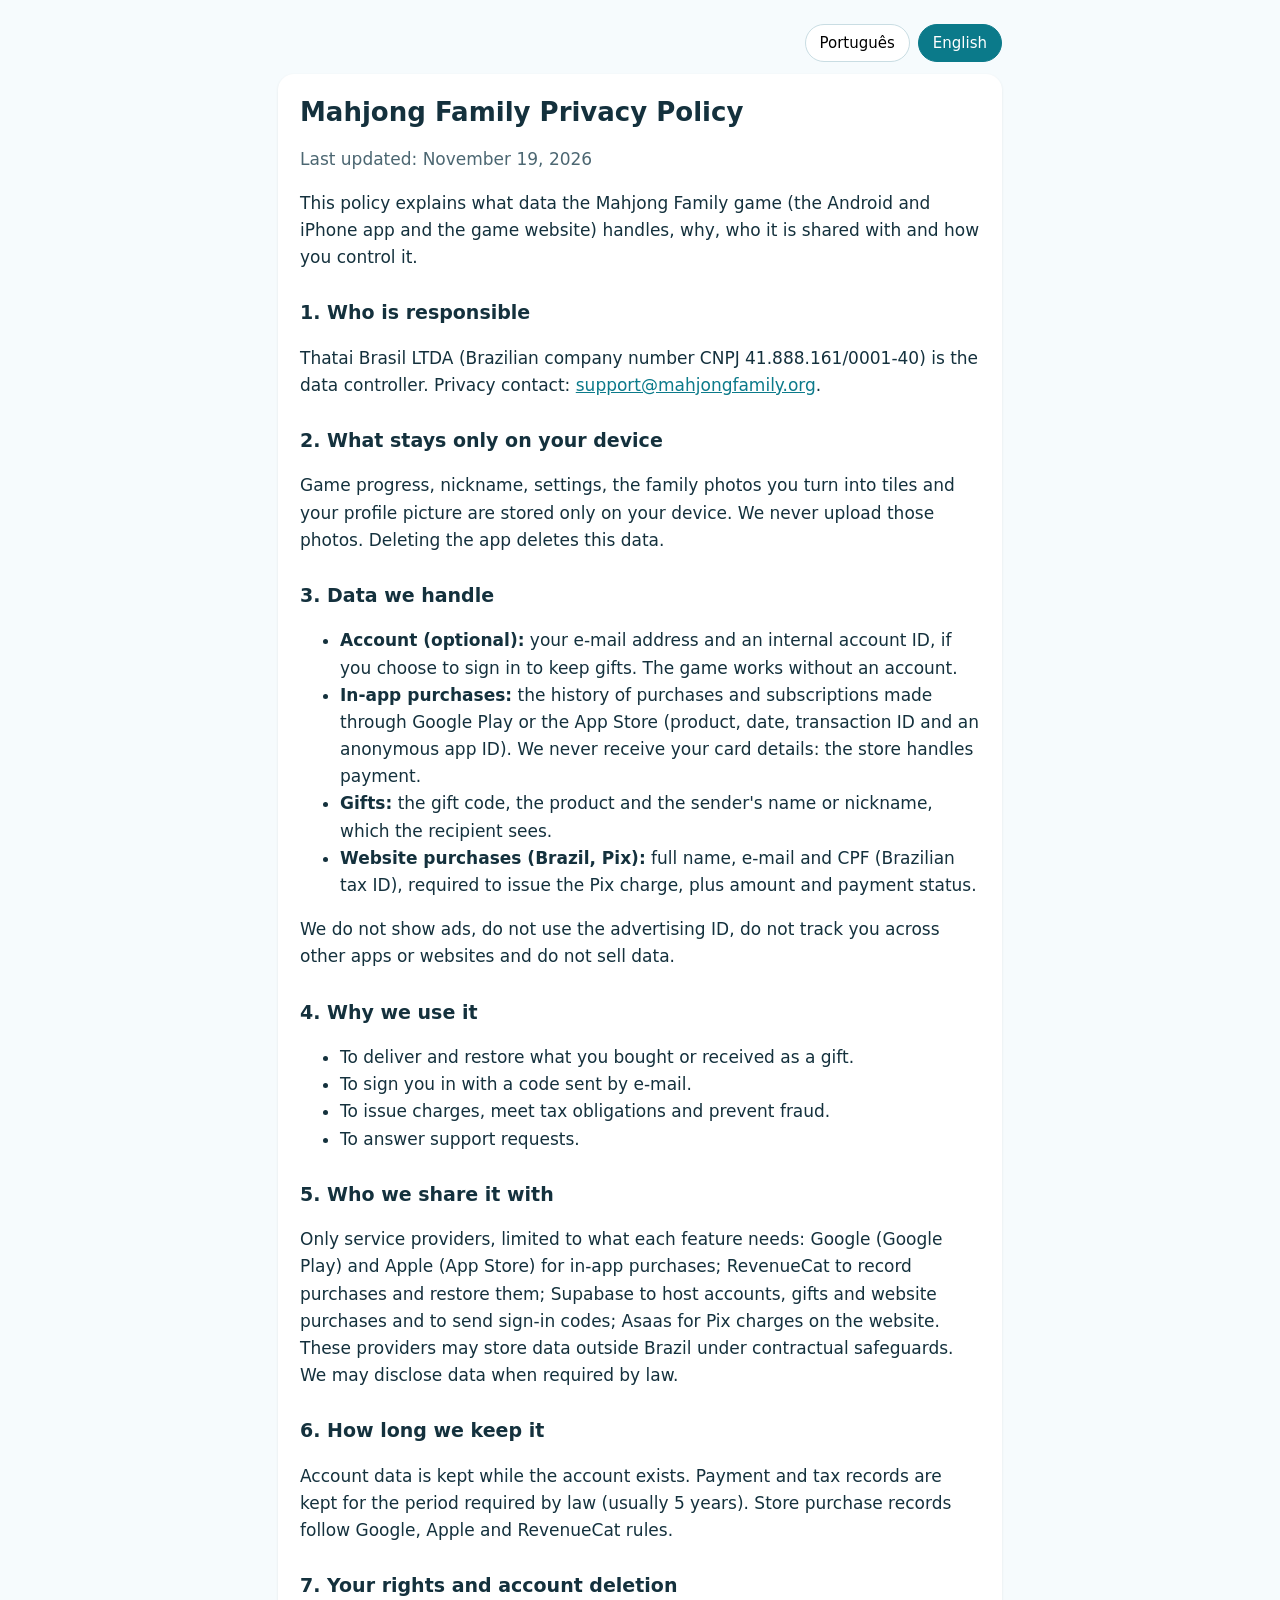
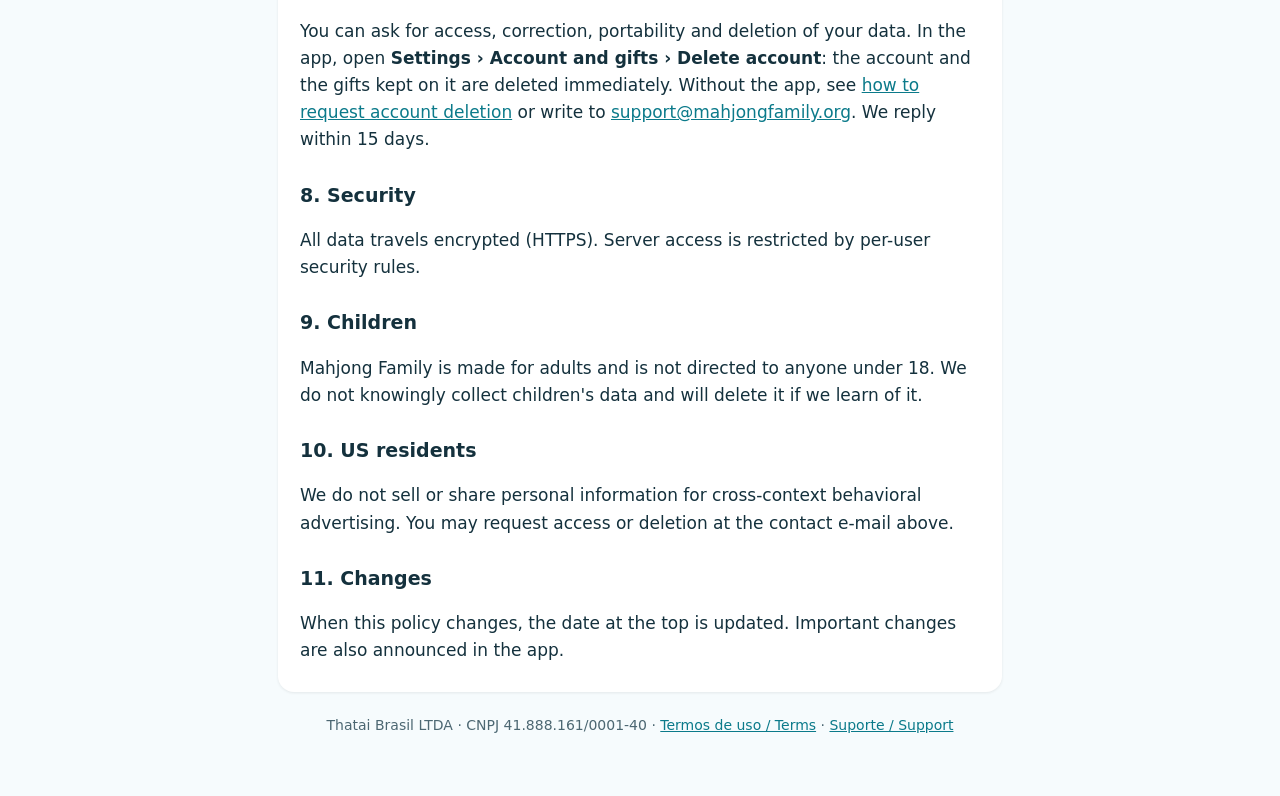
<file: privacidade.html>
<!DOCTYPE html>
<html lang="pt-BR">
<head>
<meta charset="utf-8">
<meta name="viewport" content="width=device-width, initial-scale=1">
<title>Política de Privacidade | Mahjong Family</title>
<link rel="stylesheet" href="legal.css">
<script src="lang.js"></script>
</head>
<body data-tpt="Política de Privacidade | Mahjong Family" data-ten="Privacy Policy | Mahjong Family">
<main>
<nav class="lang"><button data-l="pt-BR">Português</button><button data-l="en">English</button></nav>
<div class="card">

<section class="pt">
<h1>Política de Privacidade do Mahjong Family</h1>
<p class="mu">Última atualização: 19 de novembro de 2026</p>
<p>Esta política explica quais dados o jogo Mahjong Family (app para Android e iPhone e o site do jogo) trata, para quê, com quem são compartilhados e como você controla esses dados. Ela segue a Lei Geral de Proteção de Dados (Lei 13.709/2018, LGPD).</p>

<h2>1. Quem é o responsável</h2>
<p>Thatai Brasil LTDA, CNPJ 41.888.161/0001-40, é a controladora dos dados. Contato para privacidade e para o encarregado de dados: <a href="mailto:support@mahjongfamily.org">support@mahjongfamily.org</a>.</p>

<h2>2. O que fica só no seu aparelho</h2>
<p>O progresso do jogo, o apelido, as configurações, as fotos da família que você transforma em peças e a sua foto de perfil ficam guardados apenas no seu aparelho. Não enviamos essas fotos para nenhum servidor. Se você apagar o app, esses dados são apagados junto.</p>

<h2>3. Dados que tratamos</h2>
<ul>
<li><b>Conta (opcional):</b> o seu e-mail e um identificador interno da conta, quando você decide entrar para guardar presentes e compras do site. O jogo funciona sem conta.</li>
<li><b>Compras no app:</b> o histórico das compras e assinaturas feitas pela Google Play ou pela App Store (produto, data, identificador da transação e um identificador anônimo do app). Não recebemos os dados do seu cartão: o pagamento é feito pela loja.</li>
<li><b>Presentes:</b> o código do presente, o produto e o nome ou apelido de quem envia, que aparece para quem recebe.</li>
<li><b>Compras pelo site com Pix:</b> nome completo, e-mail e CPF, exigidos para emitir a cobrança Pix, além do valor e da situação do pagamento. Mensagem e nomes de um presente, se você escrever.</li>
</ul>
<p>Não usamos anúncios, não usamos o ID de publicidade, não rastreamos você em outros apps ou sites e não vendemos dados.</p>

<h2>4. Para que usamos</h2>
<ul>
<li>Entregar e restaurar o que você comprou ou ganhou de presente (execução de contrato, LGPD art. 7º, V).</li>
<li>Entrar na conta com um código enviado por e-mail (execução de contrato).</li>
<li>Emitir cobranças, cumprir obrigações fiscais e prevenir fraude (obrigação legal e legítimo interesse, art. 7º, II e IX).</li>
<li>Responder aos seus pedidos de suporte.</li>
</ul>

<h2>5. Com quem compartilhamos</h2>
<p>Só com empresas que prestam serviço para o jogo, dentro do necessário para cada função:</p>
<ul>
<li><b>Google (Google Play) e Apple (App Store):</b> processam as compras feitas no app.</li>
<li><b>RevenueCat:</b> registra as compras do app para liberar e restaurar o que você comprou.</li>
<li><b>Supabase:</b> hospeda a conta, os presentes e as compras do site e envia o código de acesso por e-mail.</li>
<li><b>Asaas:</b> gera e confirma as cobranças Pix das compras pelo site.</li>
</ul>
<p>Esses serviços podem guardar dados fora do Brasil. Nesses casos, a transferência segue o art. 33 da LGPD, com cláusulas contratuais de proteção. Também podemos informar dados a autoridades quando a lei obrigar.</p>

<h2>6. Por quanto tempo guardamos</h2>
<p>Os dados da conta ficam guardados enquanto a conta existir. Os registros de pagamento e de nota fiscal ficam pelo prazo exigido pela lei fiscal (em geral, 5 anos). Os registros de compras nas lojas seguem as regras da Google, da Apple e da RevenueCat.</p>

<h2>7. Seus direitos e exclusão da conta</h2>
<p>Você pode pedir acesso, correção, portabilidade, informação sobre compartilhamento e a exclusão dos seus dados (LGPD art. 18). No app, abra <b>Ajustes › Conta e presentes › Excluir conta</b>: a conta e os presentes guardados nela são apagados na hora. Sem o app, veja <a href="excluir-conta.html">como pedir a exclusão da conta</a> ou escreva para <a href="mailto:support@mahjongfamily.org">support@mahjongfamily.org</a>. Respondemos em até 15 dias. Você também pode reclamar à Autoridade Nacional de Proteção de Dados (ANPD).</p>

<h2>8. Segurança</h2>
<p>Todos os dados viajam criptografados (HTTPS). O acesso aos dados no servidor é restrito por regras de segurança por usuário.</p>

<h2>9. Crianças</h2>
<p>O Mahjong Family é feito para adultos e não é direcionado a menores de 18 anos. Não coletamos dados de crianças de propósito. Se isso acontecer, apagamos assim que soubermos.</p>

<h2>10. Moradores dos Estados Unidos</h2>
<p>Não vendemos nem compartilhamos dados pessoais para publicidade comportamental. Você pode pedir acesso ou exclusão pelo mesmo e-mail de contato.</p>

<h2>11. Mudanças nesta política</h2>
<p>Quando esta política mudar, a data no topo é atualizada. Mudanças importantes também são avisadas no app.</p>
</section>

<section class="en">
<h1>Mahjong Family Privacy Policy</h1>
<p class="mu">Last updated: November 19, 2026</p>
<p>This policy explains what data the Mahjong Family game (the Android and iPhone app and the game website) handles, why, who it is shared with and how you control it.</p>

<h2>1. Who is responsible</h2>
<p>Thatai Brasil LTDA (Brazilian company number CNPJ 41.888.161/0001-40) is the data controller. Privacy contact: <a href="mailto:support@mahjongfamily.org">support@mahjongfamily.org</a>.</p>

<h2>2. What stays only on your device</h2>
<p>Game progress, nickname, settings, the family photos you turn into tiles and your profile picture are stored only on your device. We never upload those photos. Deleting the app deletes this data.</p>

<h2>3. Data we handle</h2>
<ul>
<li><b>Account (optional):</b> your e-mail address and an internal account ID, if you choose to sign in to keep gifts. The game works without an account.</li>
<li><b>In-app purchases:</b> the history of purchases and subscriptions made through Google Play or the App Store (product, date, transaction ID and an anonymous app ID). We never receive your card details: the store handles payment.</li>
<li><b>Gifts:</b> the gift code, the product and the sender's name or nickname, which the recipient sees.</li>
<li><b>Website purchases (Brazil, Pix):</b> full name, e-mail and CPF (Brazilian tax ID), required to issue the Pix charge, plus amount and payment status.</li>
</ul>
<p>We do not show ads, do not use the advertising ID, do not track you across other apps or websites and do not sell data.</p>

<h2>4. Why we use it</h2>
<ul>
<li>To deliver and restore what you bought or received as a gift.</li>
<li>To sign you in with a code sent by e-mail.</li>
<li>To issue charges, meet tax obligations and prevent fraud.</li>
<li>To answer support requests.</li>
</ul>

<h2>5. Who we share it with</h2>
<p>Only service providers, limited to what each feature needs: Google (Google Play) and Apple (App Store) for in-app purchases; RevenueCat to record purchases and restore them; Supabase to host accounts, gifts and website purchases and to send sign-in codes; Asaas for Pix charges on the website. These providers may store data outside Brazil under contractual safeguards. We may disclose data when required by law.</p>

<h2>6. How long we keep it</h2>
<p>Account data is kept while the account exists. Payment and tax records are kept for the period required by law (usually 5 years). Store purchase records follow Google, Apple and RevenueCat rules.</p>

<h2>7. Your rights and account deletion</h2>
<p>You can ask for access, correction, portability and deletion of your data. In the app, open <b>Settings › Account and gifts › Delete account</b>: the account and the gifts kept on it are deleted immediately. Without the app, see <a href="excluir-conta.html?lang=en">how to request account deletion</a> or write to <a href="mailto:support@mahjongfamily.org">support@mahjongfamily.org</a>. We reply within 15 days.</p>

<h2>8. Security</h2>
<p>All data travels encrypted (HTTPS). Server access is restricted by per-user security rules.</p>

<h2>9. Children</h2>
<p>Mahjong Family is made for adults and is not directed to anyone under 18. We do not knowingly collect children's data and will delete it if we learn of it.</p>

<h2>10. US residents</h2>
<p>We do not sell or share personal information for cross-context behavioral advertising. You may request access or deletion at the contact e-mail above.</p>

<h2>11. Changes</h2>
<p>When this policy changes, the date at the top is updated. Important changes are also announced in the app.</p>
</section>

</div>
<footer>Thatai Brasil LTDA · CNPJ 41.888.161/0001-40 · <a href="termos.html">Termos de uso / Terms</a> · <a href="suporte.html">Suporte / Support</a></footer>
</main>
</body>
</html>
</file>
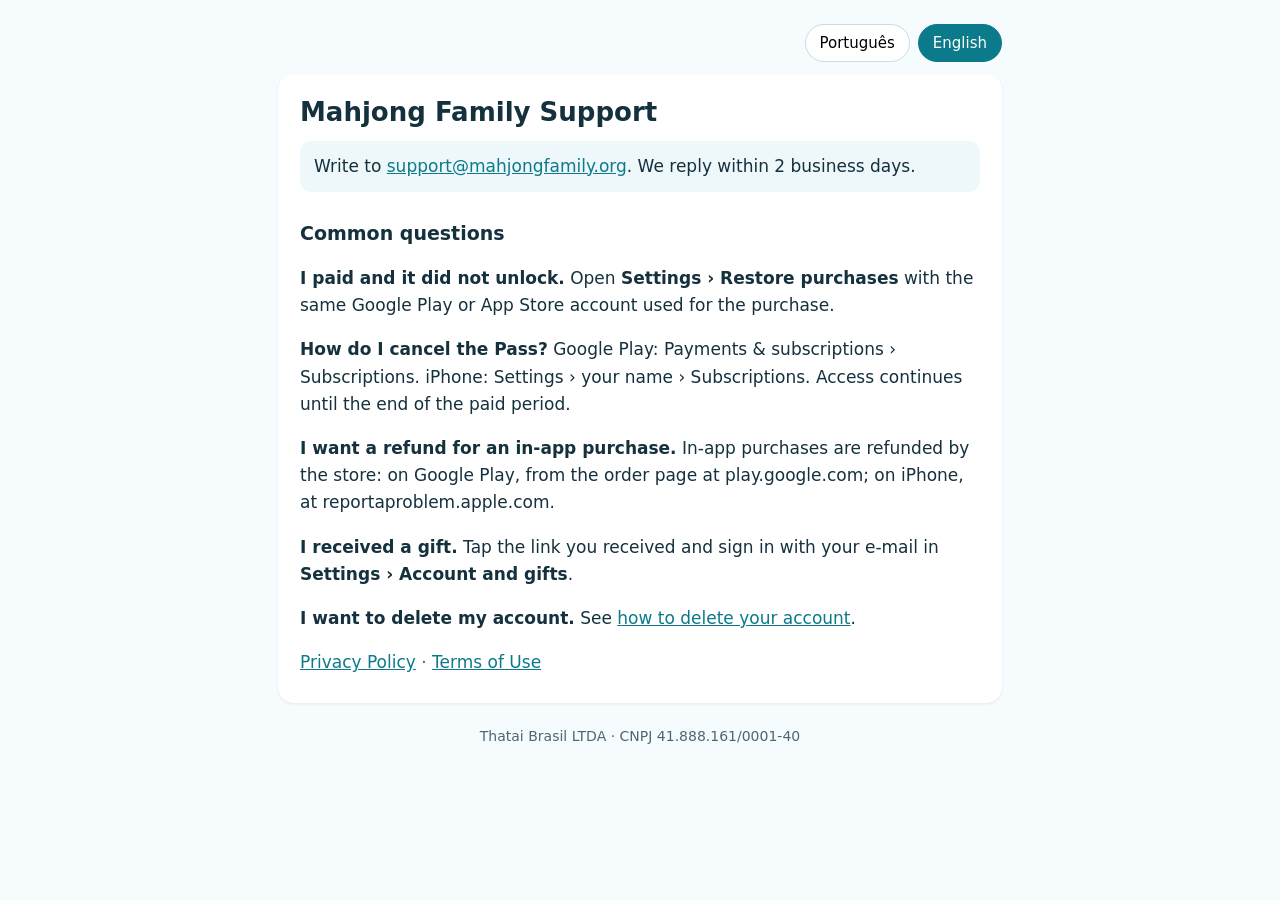
<file: suporte.html>
<!DOCTYPE html>
<html lang="pt-BR">
<head>
<meta charset="utf-8">
<meta name="viewport" content="width=device-width, initial-scale=1">
<title>Suporte | Mahjong Family</title>
<link rel="stylesheet" href="legal.css">
<script src="lang.js"></script>
</head>
<body data-tpt="Suporte | Mahjong Family" data-ten="Support | Mahjong Family">
<main>
<nav class="lang"><button data-l="pt-BR">Português</button><button data-l="en">English</button></nav>
<div class="card">

<section class="pt">
<h1>Suporte do Mahjong Family</h1>
<div class="box">Escreva para <a href="mailto:support@mahjongfamily.org?subject=Suporte%20Mahjong%20Family">support@mahjongfamily.org</a>. Respondemos em até 2 dias úteis.</div>
<h2>Perguntas comuns</h2>
<p><b>Comprei e não liberou.</b> Abra <b>Ajustes › Restaurar compras</b> com a mesma conta da Google Play ou da App Store usada na compra.</p>
<p><b>Como cancelo o Passe?</b> Na Google Play: Pagamentos e assinaturas › Assinaturas. No iPhone: Ajustes › seu nome › Assinaturas. O acesso continua até o fim do período pago.</p>
<p><b>Quero reembolso de uma compra no app.</b> Compras no app são reembolsadas pela loja: na Google Play, pela página do pedido em play.google.com; no iPhone, em reportaproblem.apple.com.</p>
<p><b>Ganhei um presente.</b> Toque no link recebido e entre com o seu e-mail em <b>Ajustes › Conta e presentes</b>.</p>
<p><b>Quero excluir a conta.</b> Veja <a href="excluir-conta.html">como excluir a conta</a>.</p>
<p class="mu"><a href="privacidade.html">Política de Privacidade</a> · <a href="termos.html">Termos de uso</a></p>
</section>

<section class="en">
<h1>Mahjong Family Support</h1>
<div class="box">Write to <a href="mailto:support@mahjongfamily.org?subject=Mahjong%20Family%20support">support@mahjongfamily.org</a>. We reply within 2 business days.</div>
<h2>Common questions</h2>
<p><b>I paid and it did not unlock.</b> Open <b>Settings › Restore purchases</b> with the same Google Play or App Store account used for the purchase.</p>
<p><b>How do I cancel the Pass?</b> Google Play: Payments &amp; subscriptions › Subscriptions. iPhone: Settings › your name › Subscriptions. Access continues until the end of the paid period.</p>
<p><b>I want a refund for an in-app purchase.</b> In-app purchases are refunded by the store: on Google Play, from the order page at play.google.com; on iPhone, at reportaproblem.apple.com.</p>
<p><b>I received a gift.</b> Tap the link you received and sign in with your e-mail in <b>Settings › Account and gifts</b>.</p>
<p><b>I want to delete my account.</b> See <a href="excluir-conta.html?lang=en">how to delete your account</a>.</p>
<p class="mu"><a href="privacidade.html?lang=en">Privacy Policy</a> · <a href="termos.html?lang=en">Terms of Use</a></p>
</section>

</div>
<footer>Thatai Brasil LTDA · CNPJ 41.888.161/0001-40</footer>
</main>
</body>
</html>
</file>
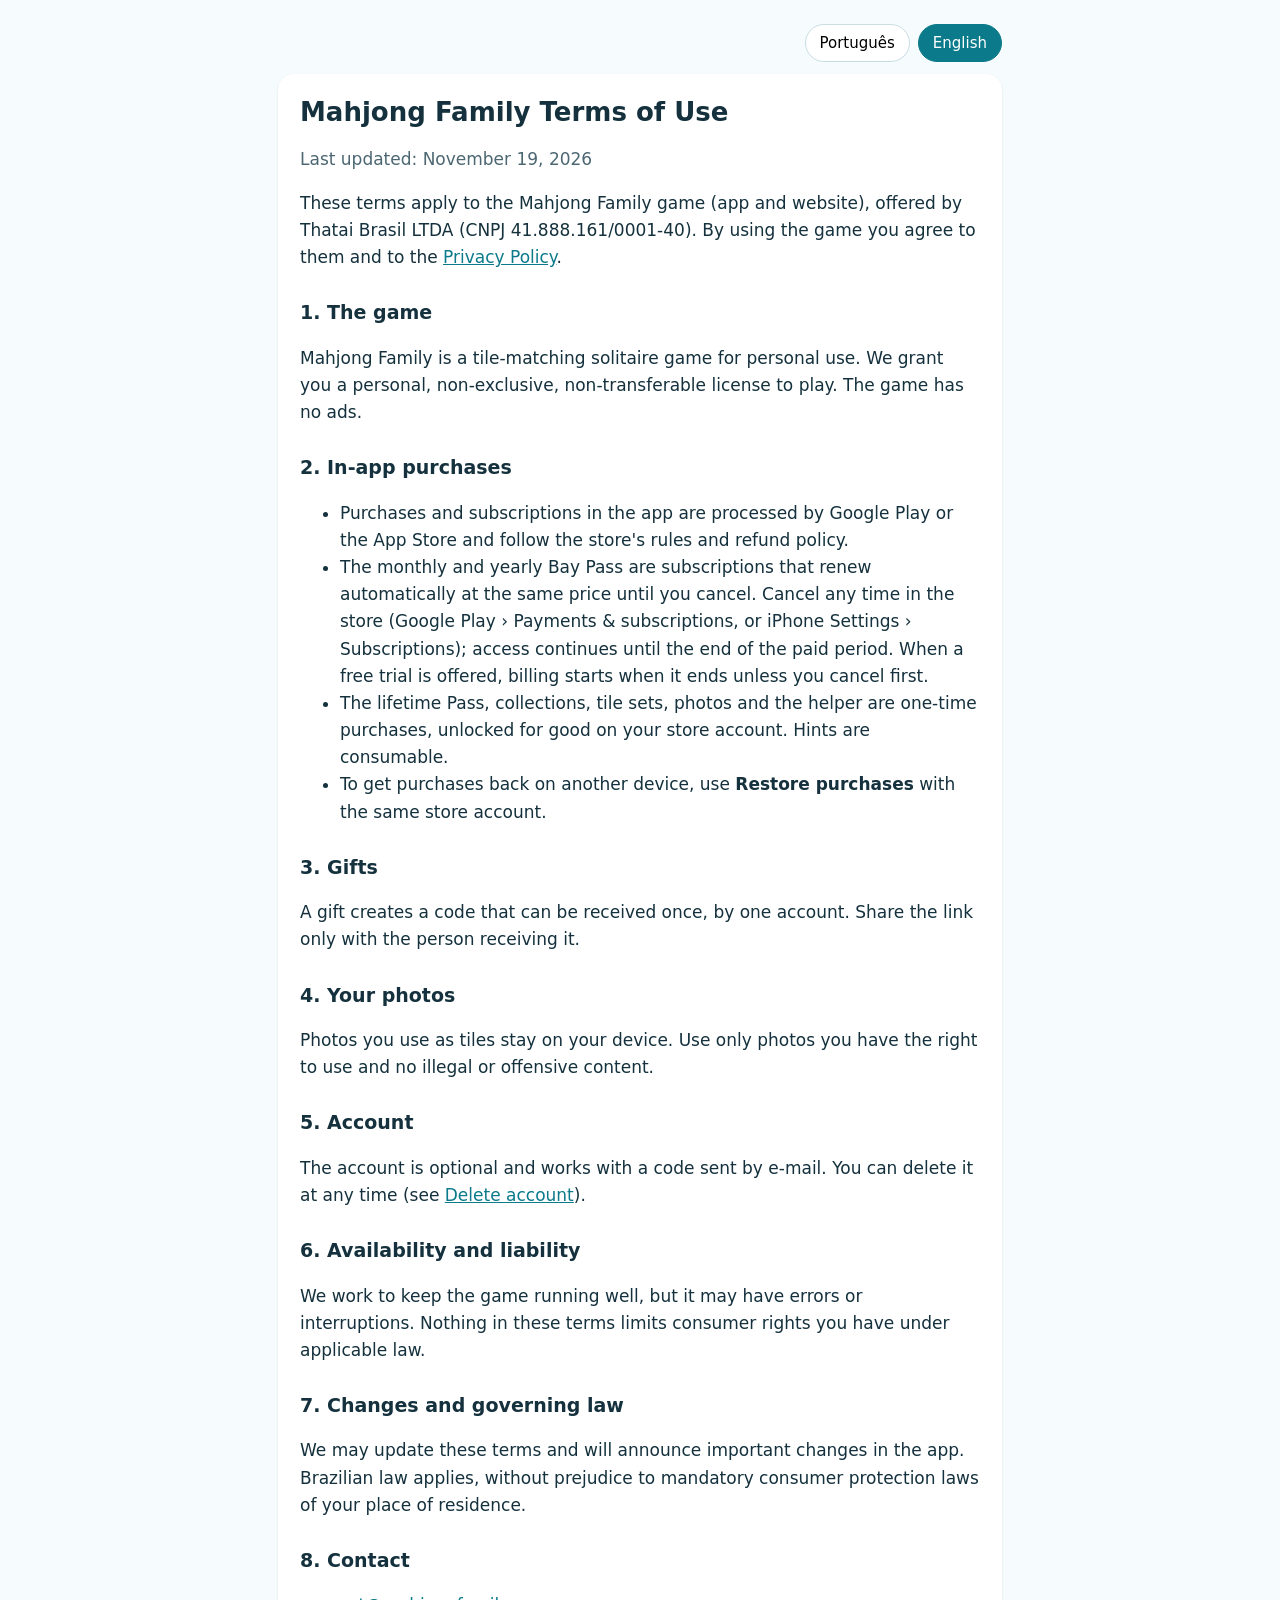
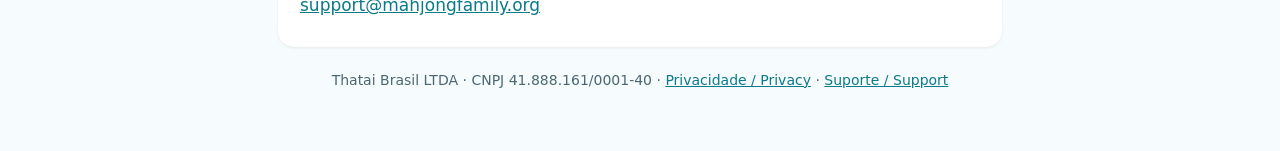
<file: termos.html>
<!DOCTYPE html>
<html lang="pt-BR">
<head>
<meta charset="utf-8">
<meta name="viewport" content="width=device-width, initial-scale=1">
<title>Termos de uso | Mahjong Family</title>
<link rel="stylesheet" href="legal.css">
<script src="lang.js"></script>
</head>
<body data-tpt="Termos de uso | Mahjong Family" data-ten="Terms of Use | Mahjong Family">
<main>
<nav class="lang"><button data-l="pt-BR">Português</button><button data-l="en">English</button></nav>
<div class="card">

<section class="pt">
<h1>Termos de uso do Mahjong Family</h1>
<p class="mu">Última atualização: 19 de novembro de 2026</p>
<p>Estes termos valem para o jogo Mahjong Family (app e site), oferecido pela Thatai Brasil LTDA, CNPJ 41.888.161/0001-40. Ao usar o jogo, você concorda com eles e com a <a href="privacidade.html">Política de Privacidade</a>.</p>

<h2>1. O jogo</h2>
<p>O Mahjong Family é um jogo de paciência com peças (mahjong solitário) para uso pessoal. Damos a você uma licença pessoal, não exclusiva e intransferível para jogar. O jogo não tem anúncios.</p>

<h2>2. Compras no app</h2>
<ul>
<li>As compras e assinaturas feitas no app são processadas pela Google Play ou pela App Store e seguem as regras e a política de reembolso da loja.</li>
<li>O Passe da Baía mensal e o anual são assinaturas que se renovam automaticamente pelo mesmo preço até você cancelar. Você cancela quando quiser na loja (Google Play › Pagamentos e assinaturas, ou Ajustes do iPhone › Assinaturas), e o acesso continua até o fim do período já pago. Quando houver período grátis, a cobrança começa no fim dele se você não cancelar antes.</li>
<li>O Passe vitalício, as coleções, os conjuntos de peças, as fotos e o ajudante são compras únicas e ficam liberados para sempre na conta da loja. Dicas são consumíveis.</li>
<li>Para recuperar compras em outro aparelho, use <b>Restaurar compras</b> com a mesma conta da loja.</li>
</ul>

<h2>3. Compras pelo site (Pix, Brasil)</h2>
<p>As compras feitas no site do jogo são vendidas pela Thatai Brasil. Você pode desistir em até 7 dias da compra e receber o valor de volta (Código de Defesa do Consumidor, art. 49), escrevendo para o e-mail de suporte.</p>

<h2>4. Presentes</h2>
<p>Um presente gera um código que pode ser recebido uma única vez, por uma conta. Guarde e envie o link só para quem vai receber.</p>

<h2>5. Fotos e conteúdo seu</h2>
<p>As fotos que você usa nas peças ficam no seu aparelho. Use apenas fotos que você tem o direito de usar e não use conteúdo ilegal ou ofensivo.</p>

<h2>6. Conta</h2>
<p>A conta é opcional e funciona com um código enviado por e-mail. Você é responsável pelo acesso ao seu e-mail. Você pode excluir a conta quando quiser (veja <a href="excluir-conta.html">Excluir conta</a>).</p>

<h2>7. Disponibilidade e responsabilidade</h2>
<p>Trabalhamos para o jogo funcionar bem, mas ele pode ter falhas ou interrupções. Nada nestes termos limita os seus direitos de consumidor previstos em lei.</p>

<h2>8. Mudanças e lei aplicável</h2>
<p>Podemos atualizar estes termos e avisaremos no app quando a mudança for importante. Vale a lei brasileira. Para consumidores, o foro é o do seu domicílio.</p>

<h2>9. Contato</h2>
<p><a href="mailto:support@mahjongfamily.org">support@mahjongfamily.org</a></p>
</section>

<section class="en">
<h1>Mahjong Family Terms of Use</h1>
<p class="mu">Last updated: November 19, 2026</p>
<p>These terms apply to the Mahjong Family game (app and website), offered by Thatai Brasil LTDA (CNPJ 41.888.161/0001-40). By using the game you agree to them and to the <a href="privacidade.html?lang=en">Privacy Policy</a>.</p>

<h2>1. The game</h2>
<p>Mahjong Family is a tile-matching solitaire game for personal use. We grant you a personal, non-exclusive, non-transferable license to play. The game has no ads.</p>

<h2>2. In-app purchases</h2>
<ul>
<li>Purchases and subscriptions in the app are processed by Google Play or the App Store and follow the store's rules and refund policy.</li>
<li>The monthly and yearly Bay Pass are subscriptions that renew automatically at the same price until you cancel. Cancel any time in the store (Google Play › Payments &amp; subscriptions, or iPhone Settings › Subscriptions); access continues until the end of the paid period. When a free trial is offered, billing starts when it ends unless you cancel first.</li>
<li>The lifetime Pass, collections, tile sets, photos and the helper are one-time purchases, unlocked for good on your store account. Hints are consumable.</li>
<li>To get purchases back on another device, use <b>Restore purchases</b> with the same store account.</li>
</ul>

<h2>3. Gifts</h2>
<p>A gift creates a code that can be received once, by one account. Share the link only with the person receiving it.</p>

<h2>4. Your photos</h2>
<p>Photos you use as tiles stay on your device. Use only photos you have the right to use and no illegal or offensive content.</p>

<h2>5. Account</h2>
<p>The account is optional and works with a code sent by e-mail. You can delete it at any time (see <a href="excluir-conta.html?lang=en">Delete account</a>).</p>

<h2>6. Availability and liability</h2>
<p>We work to keep the game running well, but it may have errors or interruptions. Nothing in these terms limits consumer rights you have under applicable law.</p>

<h2>7. Changes and governing law</h2>
<p>We may update these terms and will announce important changes in the app. Brazilian law applies, without prejudice to mandatory consumer protection laws of your place of residence.</p>

<h2>8. Contact</h2>
<p><a href="mailto:support@mahjongfamily.org">support@mahjongfamily.org</a></p>
</section>

</div>
<footer>Thatai Brasil LTDA · CNPJ 41.888.161/0001-40 · <a href="privacidade.html">Privacidade / Privacy</a> · <a href="suporte.html">Suporte / Support</a></footer>
</main>
</body>
</html>
</file>
<file: legal.css>
:root{--bg:#f6fbfd;--card:#fff;--tx:#14313d;--mu:#4c6772;--ac:#0b7a8a}
*{box-sizing:border-box}body{margin:0;background:var(--bg);color:var(--tx);font:17px/1.6 system-ui,-apple-system,Segoe UI,Roboto,sans-serif}
main{max-width:760px;margin:0 auto;padding:24px 18px 60px}
.card{background:var(--card);border-radius:16px;padding:22px 22px 10px;box-shadow:0 1px 3px rgba(0,0,0,.08)}
h1{font-size:26px;line-height:1.25;margin:0 0 4px}h2{font-size:19px;margin:26px 0 6px}
p,li{color:var(--tx)}small,.mu{color:var(--mu)}a{color:var(--ac)}
nav.lang{display:flex;gap:8px;justify-content:flex-end;margin-bottom:12px}
nav.lang button{border:1px solid #c9dde3;background:#fff;border-radius:999px;padding:6px 14px;font:inherit;font-size:15px;cursor:pointer}
nav.lang button[aria-pressed=true]{background:var(--ac);color:#fff;border-color:var(--ac)}
[lang=en] .pt,[lang=pt-BR] .en{display:none}
footer{margin-top:22px;font-size:14px;color:var(--mu);text-align:center}
.box{background:#eef7f9;border-radius:12px;padding:12px 14px;margin:12px 0}
</file>
